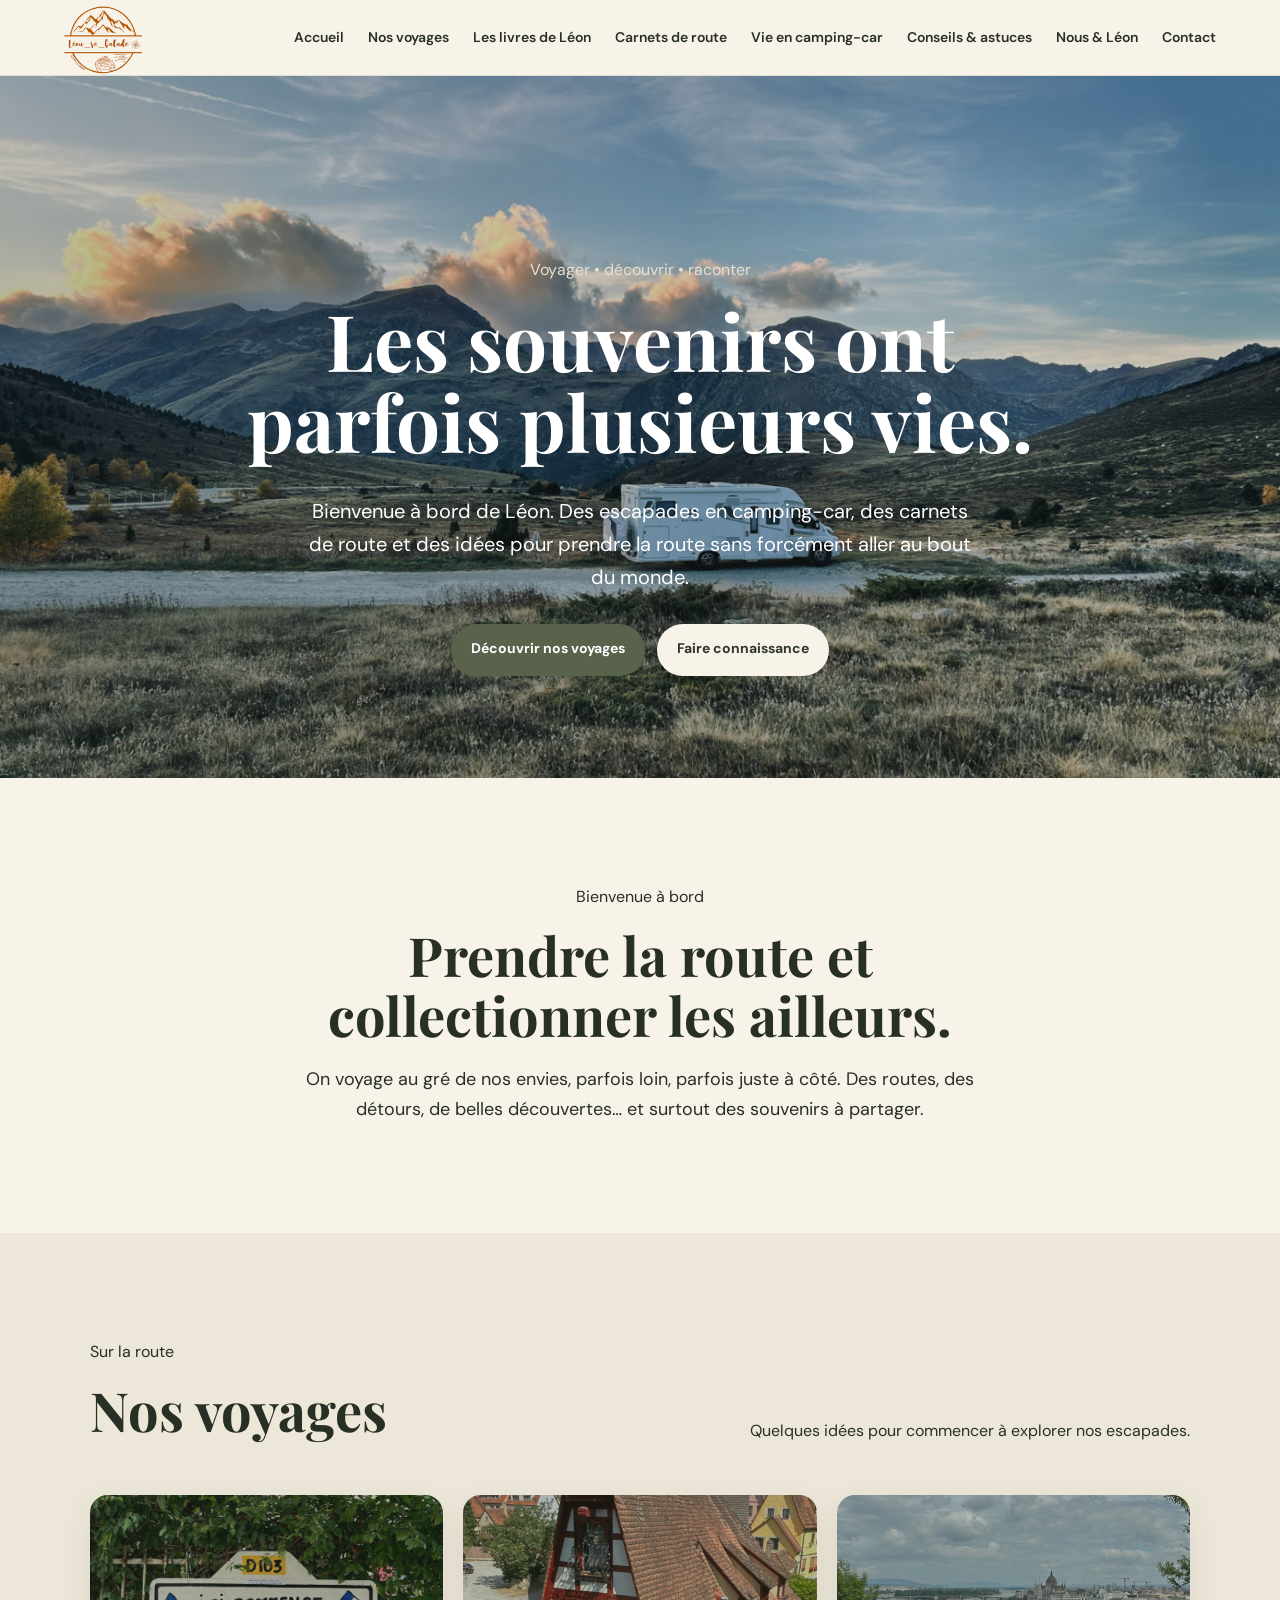
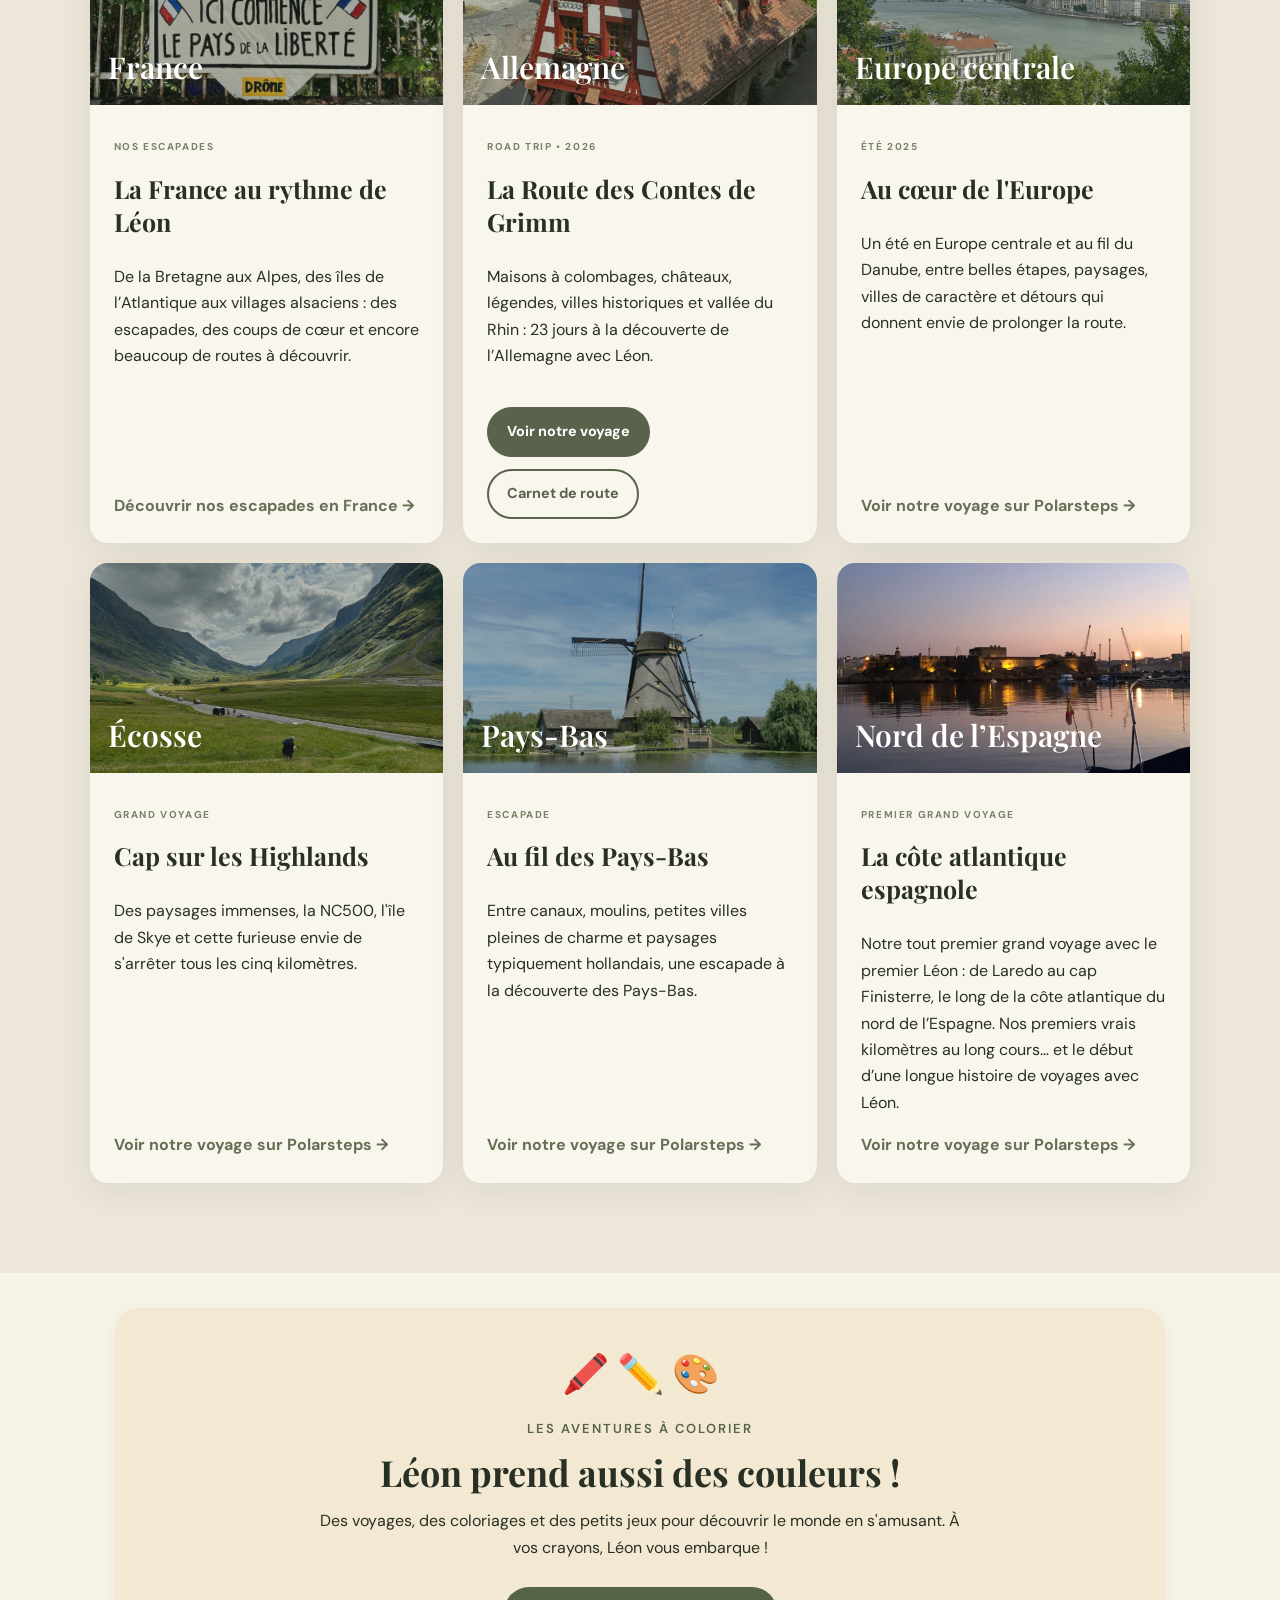
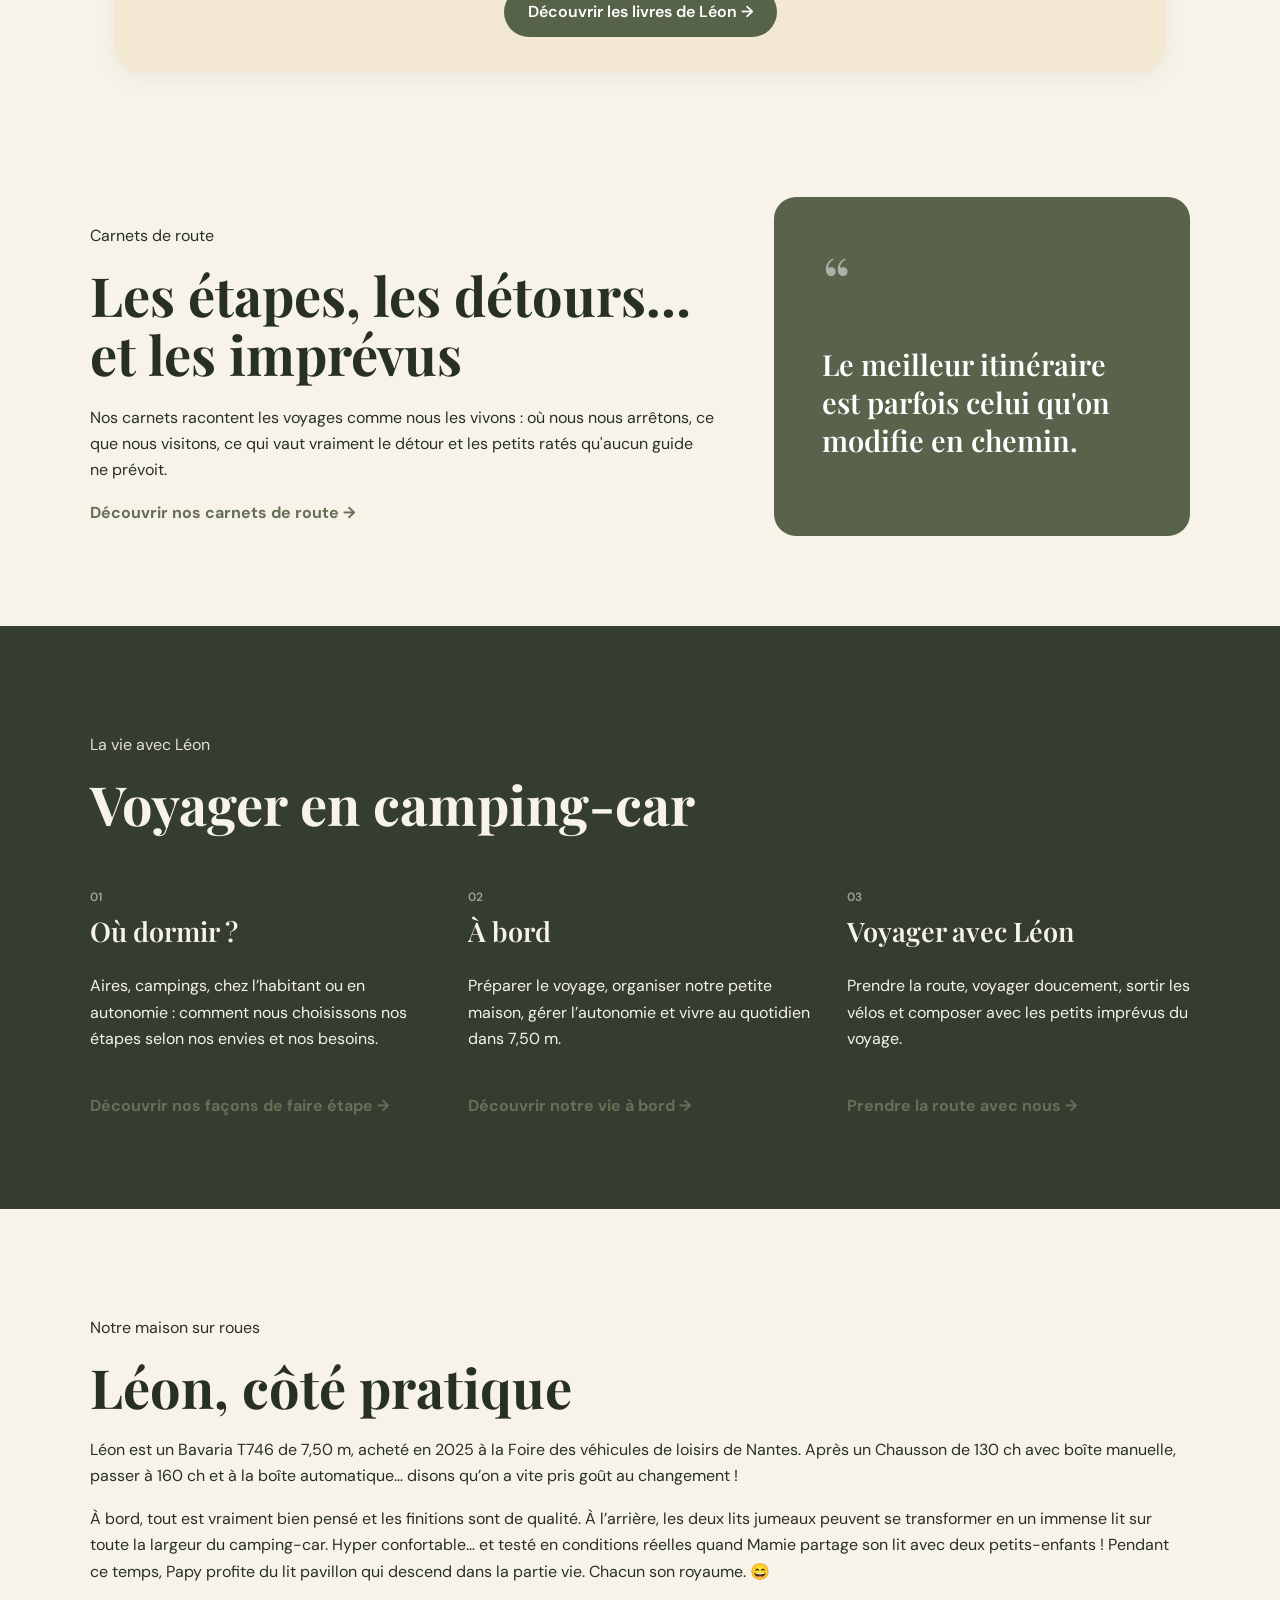
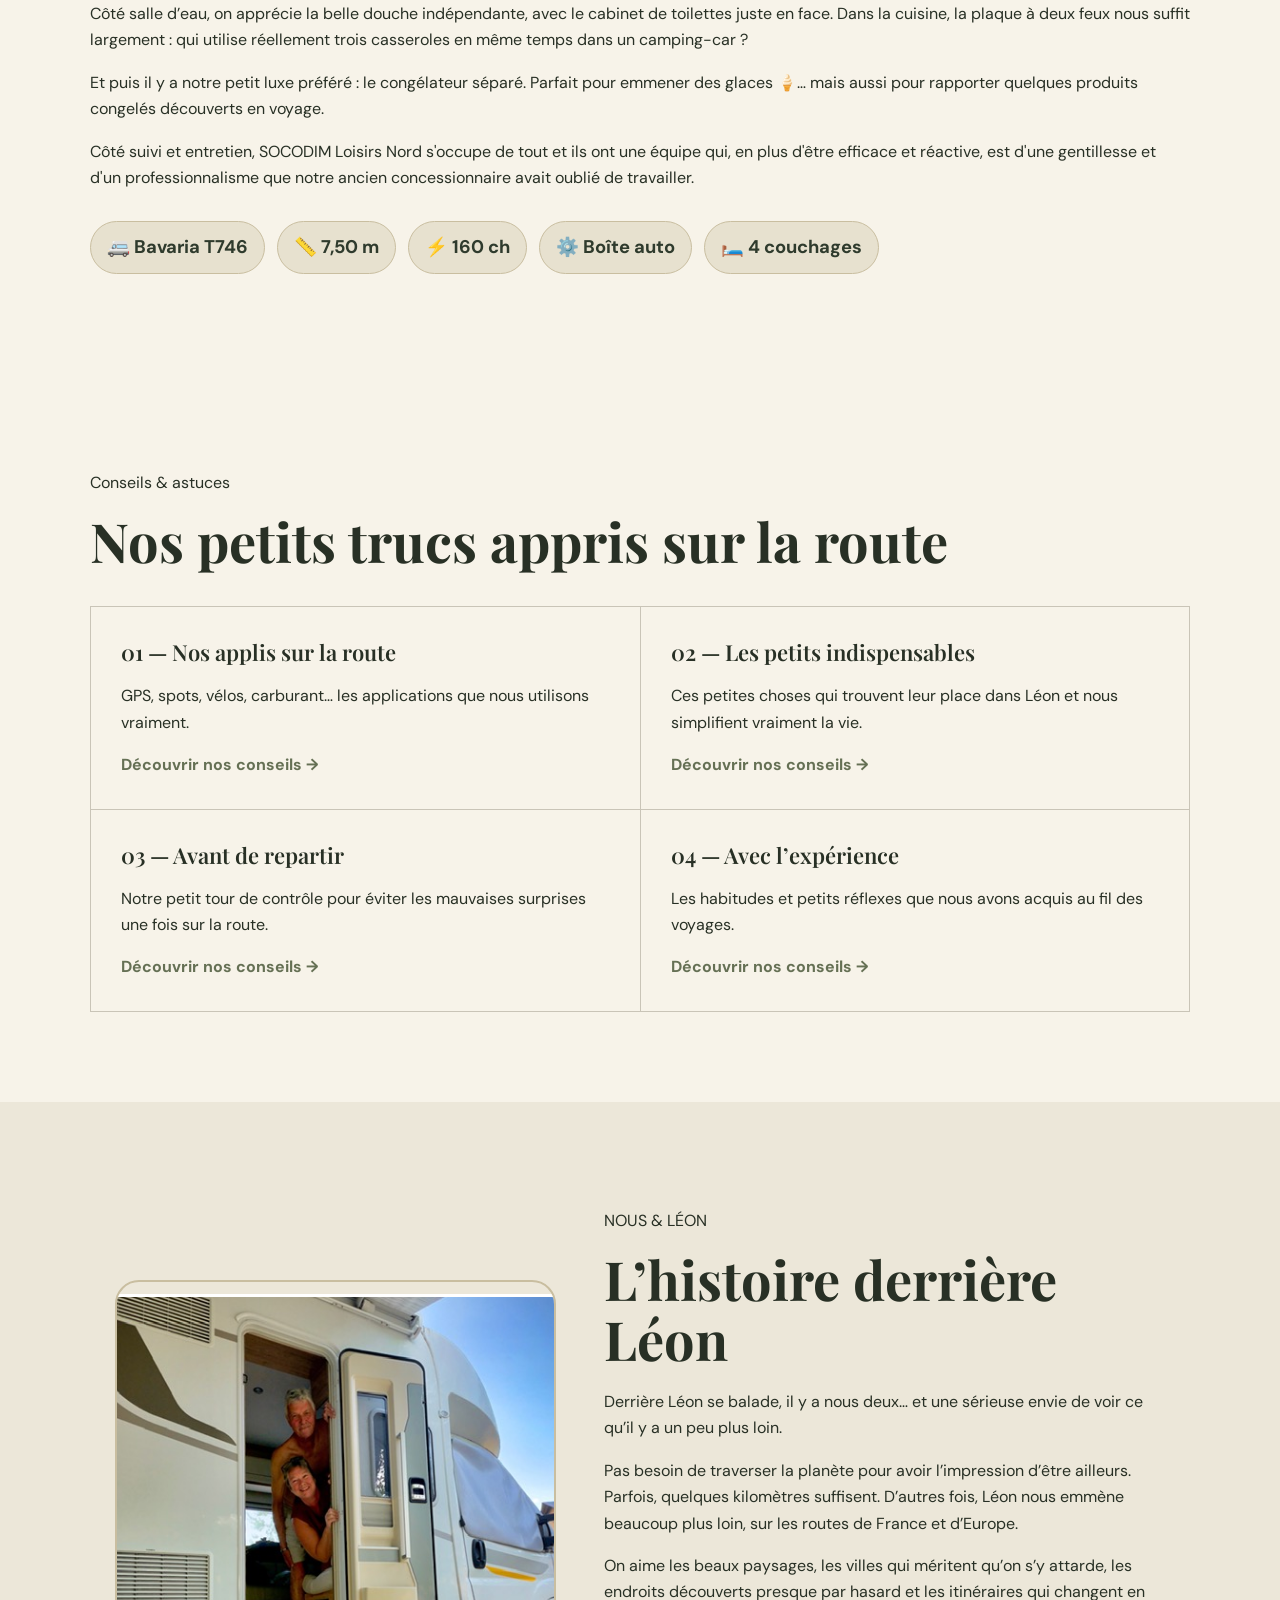
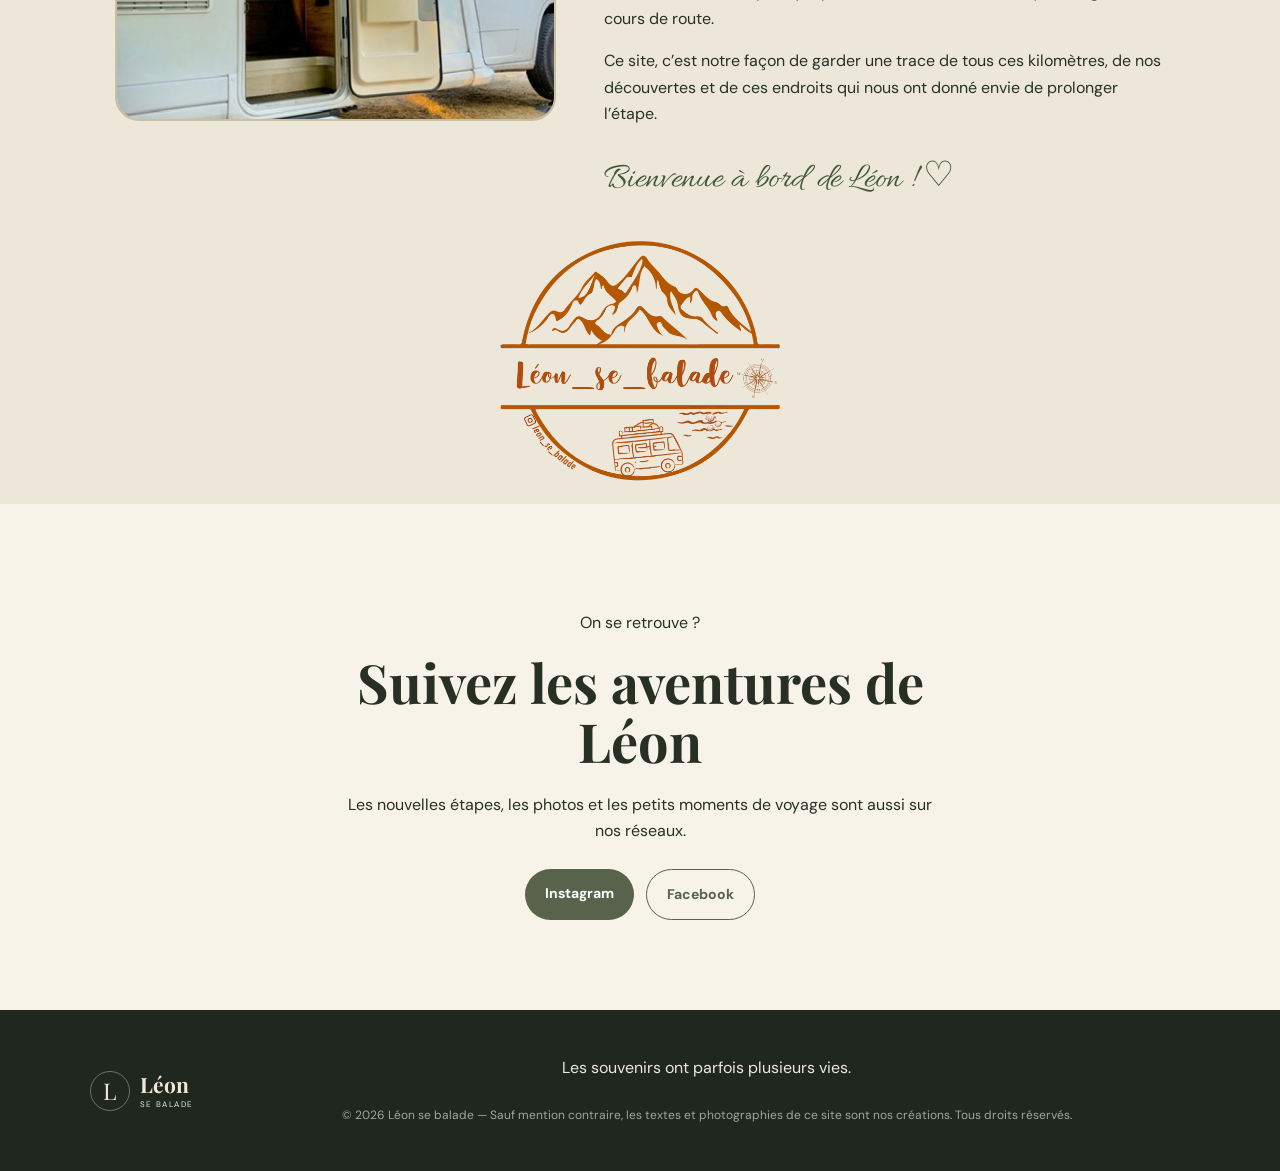
<file: index.html>
<!doctype html>
<html lang="fr">
  <link href="https://fonts.googleapis.com/css2?family=Allura&display=swap" rel="stylesheet">
<head>
   <!-- Validation Google Search Console -->
  <meta name="google-site-verification" content="cc5qqGwgHF6ymQuB1sJJ4nmbNRBTpDFf79IdkUeI0oE" />
  
  <meta charset="utf-8">
  <meta name="viewport" content="width=device-width, initial-scale=1">
  <meta name="description" content="Léon se balade : carnets de route, voyages en camping-car, idées d'escapades et conseils pratiques.">
  <title>Léon se balade | Voyages en camping-car</title>
  <link rel="preconnect" href="https://fonts.googleapis.com">
  <link rel="preconnect" href="https://fonts.gstatic.com" crossorigin>
  <link href="https://fonts.googleapis.com/css2?family=DM+Sans:wght@400;500;600;700&family=Playfair+Display:wght@600;700&display=swap" rel="stylesheet">
  <link rel="stylesheet" href="style.css?v=5">
  <script>function loadScript(a){var b=document.getElementsByTagName("head")[0],c=document.createElement("script");c.type="text/javascript",c.src="https://tracker.metricool.com/resources/be.js",c.onreadystatechange=a,c.onload=a,b.appendChild(c)}loadScript(function(){beTracker.t({hash:"5932058eeef750c6b005a0ea1be40c74"})});</script>
</head>
<body>
  <header class="site-header">
    <a class="brand" href="#accueil" aria-label="Retour à l'accueil">
  <img src="Logo.PNG" alt="Léon se balade" class="site-logo">
</a>
    <button class="menu-toggle" aria-expanded="false" aria-controls="menu">Menu</button>
    <nav id="menu" class="nav" aria-label="Navigation principale">
      <a href="#accueil">Accueil</a>
      <a href="#voyages">Nos voyages</a>
      <a href="livres-coloriage.html">Les livres de Léon</a>
      <a href="#carnets">Carnets de route</a>
      <a href="#camping-car">Vie en camping-car</a>
      <a href="#conseils">Conseils & astuces</a>
      <a href="#apropos">Nous & Léon</a>
      <a href="#contact">Contact</a>
    </nav>
    <div class="language-switcher">
  <button type="button" id="lang-fr" class="lang-active">FR</button>
  <span>|</span>
  <button type="button" id="lang-en">EN</button>
</div>
  </header>

  <main>
    <section id="accueil" class="hero">
      <div class="hero-overlay"></div>
      <div class="hero-content">
      <p class="eyebrow" data-i18n="hero-eyebrow">Voyager • découvrir • raconter</p>
<h1 data-i18n="hero-title">Les souvenirs ont parfois plusieurs vies.</h1>
       <p class="hero-text" data-i18n="hero-text">Bienvenue à bord de Léon. Des escapades en camping-car, des carnets de route et des idées pour prendre la route sans forcément aller au bout du monde.</p>
        <div class="actions">
         <a class="btn btn-primary" href="#voyages" data-i18n="hero-travels">Découvrir nos voyages</a>
<a class="btn btn-light" href="#apropos" data-i18n="hero-meet">Faire connaissance</a>
        </div>
      </div>
    </section>

    <section class="intro section">
      <p class="eyebrow">Bienvenue à bord</p>
      <h2>Prendre la route et collectionner les ailleurs.</h2>
      <p>On voyage au gré de nos envies, parfois loin, parfois juste à côté. Des routes, des détours, de belles découvertes… et surtout des souvenirs à partager.</p>
    </section>

    <section id="voyages" class="section section-tint">
      <div class="section-heading">
        <div><p class="eyebrow">Sur la route</p><h2>Nos voyages</h2></div>
        <p>Quelques idées pour commencer à explorer nos escapades.</p>
      </div>
      <div class="cards">
                <article class="card card-france">
          <div class="card-photo"><span>France</span></div>
          <div class="card-body">
            <p class="tag">Nos escapades</p>
            <h3>La France au rythme de Léon</h3>
            <p>
              De la Bretagne aux Alpes, des îles de l’Atlantique aux villages
              alsaciens : des escapades, des coups de cœur et encore beaucoup
              de routes à découvrir.
            </p>
            <a href="france.html">Découvrir nos escapades en France →</a>
          </div>
        </article>
        <article class="card card-germany">
         <div class="card-photo"><span>Allemagne</span></div>

<div class="card-body">
  <p class="tag">Road trip • 2026</p>

  <h3>La Route des Contes de Grimm</h3>

  <p>
    Maisons à colombages, châteaux, légendes, villes historiques
    et vallée du Rhin : 23 jours à la découverte de l’Allemagne avec Léon.
  </p>

  <div class="voyage-card-actions">
    <a class="voyage-button"
       href="voyage-allemagne-2026.html">
      Voir notre voyage
    </a>

    <a class="voyage-button voyage-button-outline"
       href="carnet-allemagne-2026.html">
      Carnet de route
    </a>
  </div>
</div>
        </article>
        <article class="card card-danube">
  <div class="card-photo"><span>Europe centrale</span></span></div>
  <div class="card-body">
    <p class="tag">Été 2025</p>
    <h3>Au cœur de l'Europe</h3>
    <p>Un été en Europe centrale et au fil du Danube, entre belles étapes, paysages, villes de caractère et détours qui donnent envie de prolonger la route.</p>
    <a href="https://www.polarsteps.com/Guezeon/16884995-ete-25-la-vallee-du-danube?referral=true" target="_blank" rel="noopener">Voir notre voyage sur Polarsteps →</a>
  </div>
</article>
        <article class="card card-scotland">
          <div class="card-photo"><span>Écosse</span></div>
          <div class="card-body">
            <p class="tag">Grand voyage</p>
            <h3>Cap sur les Highlands</h3>
            <p>Des paysages immenses, la NC500, l'île de Skye et cette furieuse envie de s'arrêter tous les cinq kilomètres.</p>
            <a href="https://www.polarsteps.com/Guezeon/3886615-a-travers-l-ecosse?referral=true" target="_blank" rel="noopener">Voir notre voyage sur Polarsteps →</a>
          </div>
        </article>
        <article class="card card-netherlands">
  <div class="card-photo"><span>Pays-Bas</span></div>
  <div class="card-body">
    <p class="tag">Escapade</p>
    <h3>Au fil des Pays-Bas</h3>
    <p>Entre canaux, moulins, petites villes pleines de charme et paysages typiquement hollandais, une escapade à la découverte des Pays-Bas.</p>
    <a href="https://www.polarsteps.com/Guezeon/3889398-entre-pays-flamand-et-wallonie" target="_blank" rel="noopener">Voir notre voyage sur Polarsteps →</a>
  </div>
</article>
        <article class="card card-spain">
  <div class="card-photo"><span>Nord de l’Espagne</span></div>
  <div class="card-body">
    <p class="tag">Premier grand voyage</p>
    <h3>La côte atlantique espagnole</h3>
    <p>Notre tout premier grand voyage avec le premier Léon : de Laredo au cap Finisterre, le long de la côte atlantique du nord de l’Espagne. Nos premiers vrais kilomètres au long cours… et le début d’une longue histoire de voyages avec Léon.</p>
    <a href="https://www.polarsteps.com/Guezeon/3855705-la-cote-atlantique-de-l-espagne-2019" target="_blank" rel="noopener">Voir notre voyage sur Polarsteps →</a>
  </div>
</article>
 
      </div>
    </section>

   
<section id="livres" class="section" style="padding:35px 20px;">
  <div style="max-width:1050px; margin:auto; background:#f3e8d2;
              border-radius:24px; padding:35px 25px;
              text-align:center; box-shadow:0 6px 22px #0000000d;">

    <div style="font-size:38px; margin-bottom:8px;">
      🖍️ ✏️ 🎨
    </div>

    <p style="color:#566348; font-size:13px;
              letter-spacing:2px; font-weight:600;">
      LES AVENTURES À COLORIER
    </p>

    <h2 style="font-size:clamp(25px,3vw,36px);
               margin:12px 0 15px;">
      Léon prend aussi des couleurs !
    </h2>

    <p style="max-width:650px; margin:0 auto 25px;
              line-height:1.7;">
      Des voyages, des coloriages et des petits jeux
      pour découvrir le monde en s'amusant.
      À vos crayons, Léon vous embarque !
    </p>

    <a href="livres-coloriage.html"
       style="display:inline-block; background:#566348;
              color:white; padding:12px 24px;
              border-radius:30px; text-decoration:none;
              font-weight:600;">
      Découvrir les livres de Léon →
    </a>

  </div>
</section>


    <section id="carnets" class="section">
      <div class="split">
        <div>
          <p class="eyebrow">Carnets de route</p>
          <h2>Les étapes, les détours… et les imprévus</h2>
          <p>Nos carnets racontent les voyages comme nous les vivons : où nous nous arrêtons, ce que nous visitons, ce qui vaut vraiment le détour et les petits ratés qu'aucun guide ne prévoit.</p>
          <a class="text-link" href="carnets.html">Découvrir nos carnets de route →</a>
        </div>
        <div class="quote-card">
          <span>“</span>
          <p>Le meilleur itinéraire est parfois celui qu'on modifie en chemin.</p>
        </div>
      </div>
    </section>

    <section id="camping-car" class="section section-dark">
      <div class="section-heading">
        <div><p class="eyebrow">La vie avec Léon</p><h2>Voyager en camping-car</h2></div>
      </div>
      <div class="features">
        <article>
  <span>01</span>
  <h3><a href="ou-dormir.html">Où dormir ?</a></h3>
  <p>Aires, campings, chez l’habitant ou en autonomie : comment nous choisissons nos étapes selon nos envies et nos besoins.</p>
  <a class="text-link" href="ou-dormir.html">Découvrir nos façons de faire étape →</a>
</article>
        <article>
  <span>02</span>
  <h3><a href="a-bord.html">À bord</a></h3>
  <p>Préparer le voyage, organiser notre petite maison, gérer l’autonomie et vivre au quotidien dans 7,50 m.</p>
  <a class="text-link" href="a-bord.html">Découvrir notre vie à bord →</a>
</article>
        <article>
  <span>03</span>
  <h3><a href="voyager-avec-leon.html">Voyager avec Léon</a></h3>
  <p>Prendre la route, voyager doucement, sortir les vélos et composer avec les petits imprévus du voyage.</p>
  <a class="text-link" href="voyager-avec-leon.html">Prendre la route avec nous →</a>
</article>
      </div>
    </section>
<section class="section leon-home">
  <div class="leon-home-grid">

    <div class="leon-home-text">
      <p class="eyebrow">Notre maison sur roues</p>
      <h2>Léon, côté pratique</h2>

      <p>Léon est un Bavaria T746 de 7,50 m, acheté en 2025 à la Foire des véhicules de loisirs de Nantes. Après un Chausson de 130 ch avec boîte manuelle, passer à 160 ch et à la boîte automatique… disons qu’on a vite pris goût au changement !</p>

      <p>À bord, tout est vraiment bien pensé et les finitions sont de qualité. À l’arrière, les deux lits jumeaux peuvent se transformer en un immense lit sur toute la largeur du camping-car. Hyper confortable… et testé en conditions réelles quand Mamie partage son lit avec deux petits-enfants ! Pendant ce temps, Papy profite du lit pavillon qui descend dans la partie vie. Chacun son royaume. 😄</p>

      <p>Côté salle d’eau, on apprécie la belle douche indépendante, avec le cabinet de toilettes juste en face. Dans la cuisine, la plaque à deux feux nous suffit largement : qui utilise réellement trois casseroles en même temps dans un camping-car ?</p>

      <p>Et puis il y a notre petit luxe préféré : le congélateur séparé. Parfait pour emmener des glaces 🍦… mais aussi pour rapporter quelques produits congelés découverts en voyage.</p>

      <p>Côté suivi et entretien, SOCODIM Loisirs Nord s'occupe de tout et ils ont une équipe qui, en plus d'être efficace et réactive, est d'une gentillesse et d'un professionnalisme que notre ancien concessionnaire avait oublié de travailler.</p>

      <div class="leon-specs">
  <span>🚐 Bavaria T746</span>
  <span>📏 7,50 m</span>
  <span>⚡ 160 ch</span>
  <span>⚙️ Boîte auto</span>
  <span>🛏️ 4 couchages</span>
</div>

  </div>
</section>
    

    <section id="conseils" class="section">
  <p class="eyebrow">Conseils & astuces</p>
  <h2>Nos petits trucs appris sur la route</h2>

  <div class="tips">

    <article>
      <strong>
        <a href="conseils-astuces.html#applis">01 — Nos applis sur la route</a>
      </strong>
      <p>
        GPS, spots, vélos, carburant… les applications que nous utilisons vraiment.
      </p>
      <a class="text-link" href="conseils-astuces.html#applis">
        Découvrir nos conseils →
      </a>
    </article>

    <article>
      <strong>
        <a href="conseils-astuces.html#indispensables">02 — Les petits indispensables</a>
      </strong>
      <p>
        Ces petites choses qui trouvent leur place dans Léon et nous simplifient vraiment la vie.
      </p>
      <a class="text-link" href="conseils-astuces.html#indispensables">
        Découvrir nos conseils →
      </a>
    </article>

    <article>
      <strong>
        <a href="conseils-astuces.html#avant-repartir">03 — Avant de repartir</a>
      </strong>
      <p>
        Notre petit tour de contrôle pour éviter les mauvaises surprises une fois sur la route.
      </p>
      <a class="text-link" href="conseils-astuces.html#avant-repartir">
        Découvrir nos conseils →
      </a>
    </article>

    <article>
      <strong>
        <a href="conseils-astuces.html#experience">04 — Avec l’expérience</a>
      </strong>
      <p>
        Les habitudes et petits réflexes que nous avons acquis au fil des voyages.
      </p>
      <a class="text-link" href="conseils-astuces.html#experience">
        Découvrir nos conseils →
      </a>
    </article>

  </div>
</section>

    <section id="apropos" class="section section-tint">
      <div class="about">
<div class="leon-illustration">
  <img src="Apropos2.jpg" alt="Léon, notre camping-car">
</div>
        <div>
          <p class="eyebrow">NOUS & LÉON</p>
<h2>L’histoire derrière Léon</h2>
<p>Derrière Léon se balade, il y a nous deux… et une sérieuse envie de voir ce qu’il y a un peu plus loin.</p>
<p>Pas besoin de traverser la planète pour avoir l’impression d’être ailleurs. Parfois, quelques kilomètres suffisent. D’autres fois, Léon nous emmène beaucoup plus loin, sur les routes de France et d’Europe.</p>
<p>On aime les beaux paysages, les villes qui méritent qu’on s’y attarde, les endroits découverts presque par hasard et les itinéraires qui changent en cours de route.</p>
<p>Ce site, c’est notre façon de garder une trace de tous ces kilomètres, de nos découvertes et de ces endroits qui nous ont donné envie de prolonger l’étape.</p>
          <p class="signature">Bienvenue à bord de Léon !  ♡</p>
        </div>
      </div>
      <div class="about-logo">
  <img src="Logo.PNG" alt="Logo Léon se balade">
</div>
    </section>

    <section id="contact" class="section social">
      <p class="eyebrow">On se retrouve ?</p>
      <h2>Suivez les aventures de Léon</h2>
      <p>Les nouvelles étapes, les photos et les petits moments de voyage sont aussi sur nos réseaux.</p>
      <div class="actions center">
        <a class="btn btn-primary" href="https://www.instagram.com/leon_se_balade" target="_blank" rel="noopener">Instagram</a>
        <a class="btn btn-outline" href="https://www.facebook.com/share/186YTNaUfZ/?mibextid=wwXIfr" target="_blank" rel="noopener">Facebook</a>
      </div>
    </section>
  </main>

  <footer>
    <a class="brand footer-brand" href="#accueil"><span class="brand-mark">L</span><span><strong>Léon</strong><small>se balade</small></span></a>
    <div class="footer-text">
  <p>Les souvenirs ont parfois plusieurs vies.</p>
  <p class="copyright">
    © <span id="year"></span> Léon se balade — Sauf mention contraire, les textes et photographies de ce site sont nos créations. Tous droits réservés.
  </p>
</div>
  </footer>

  <script src="script.js"></script>
</body>
</html>
</file>
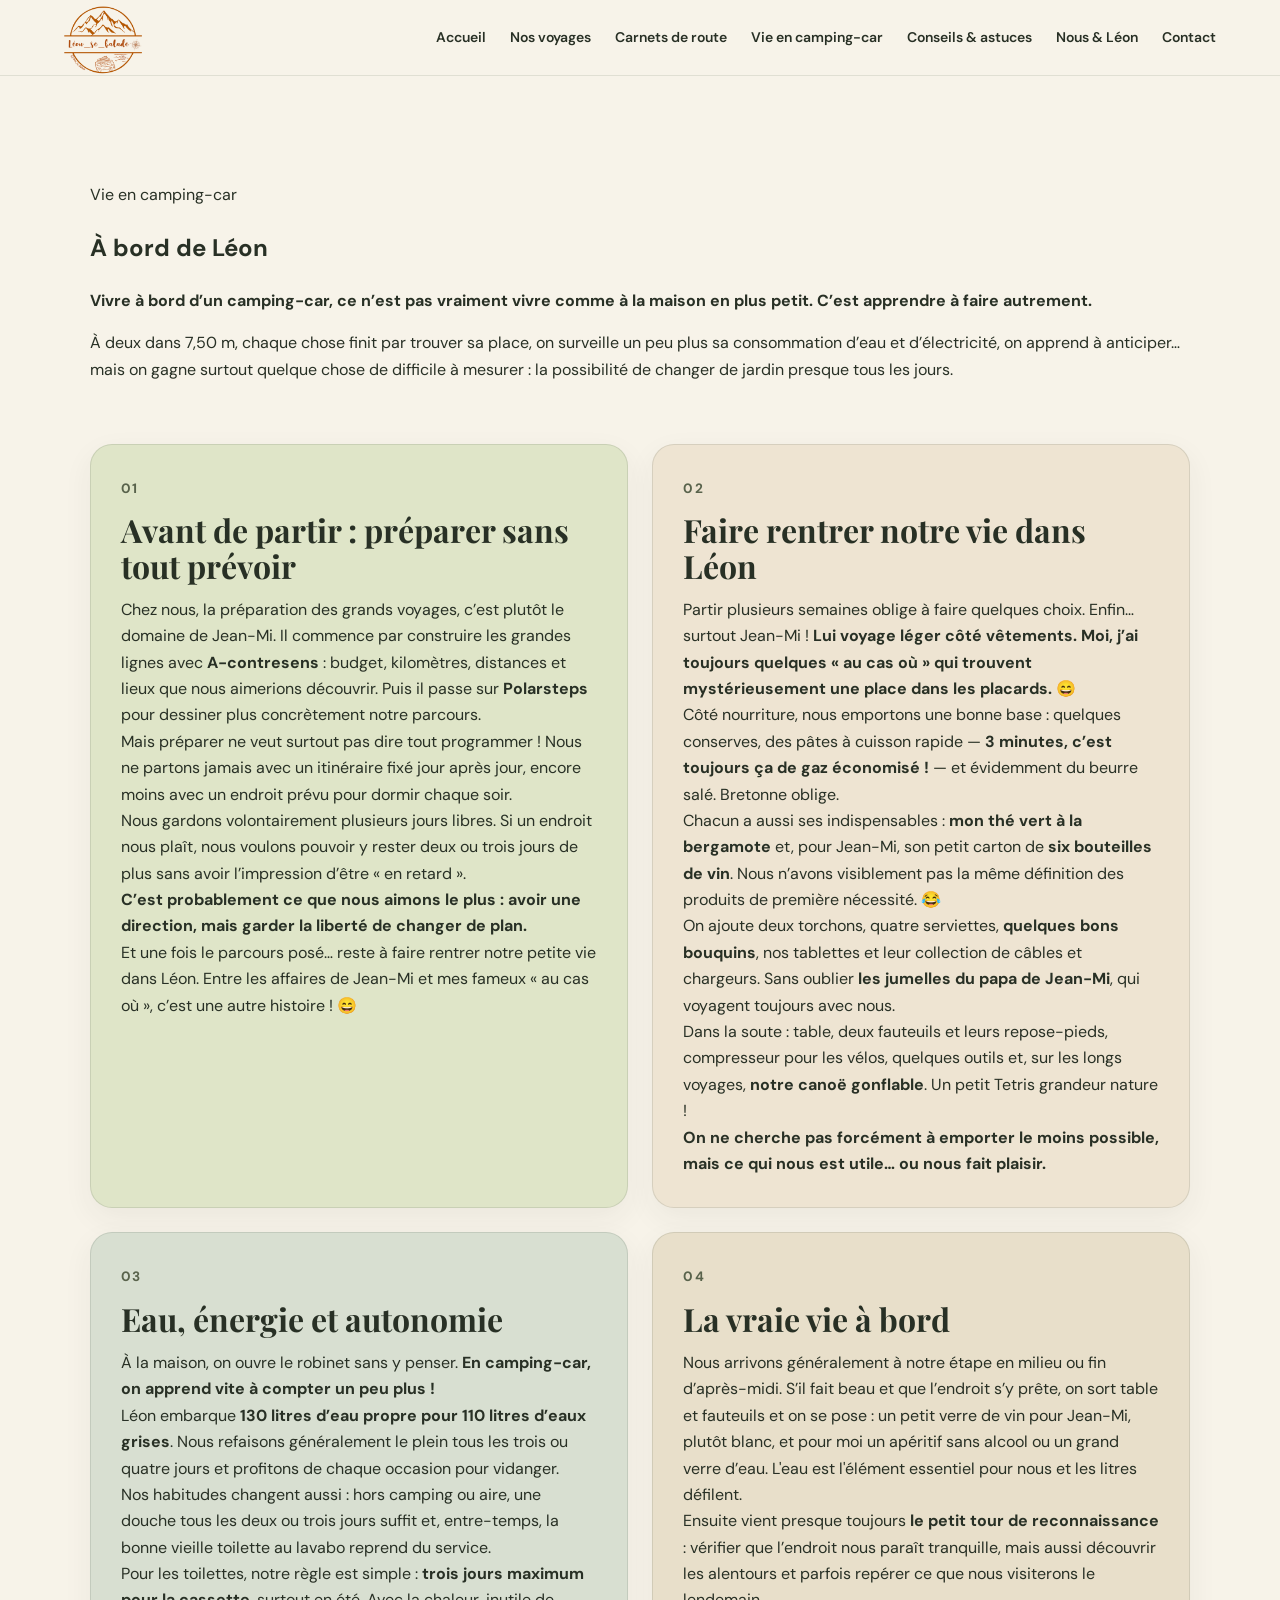
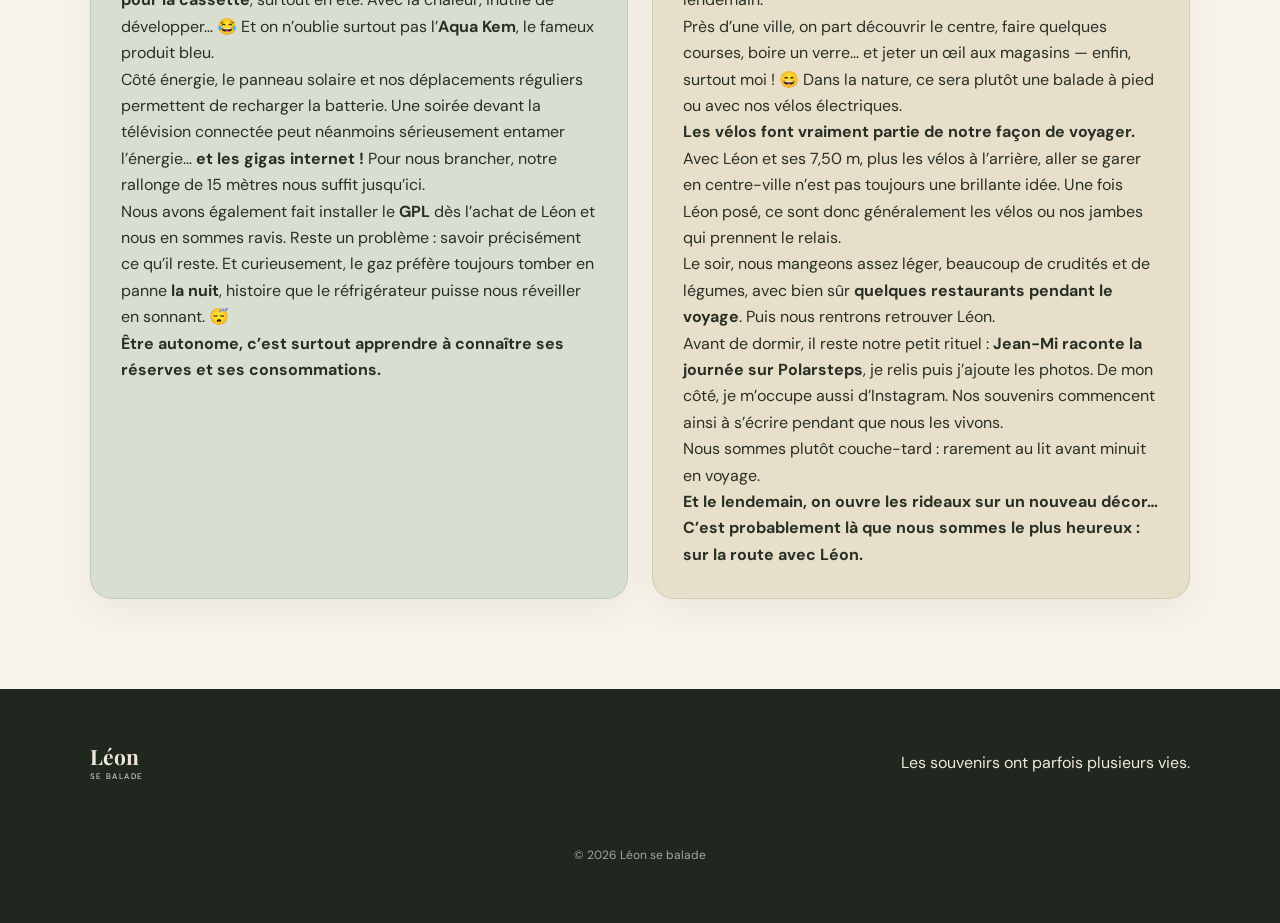
<file: a-bord.html>
<!doctype html>
<html lang="fr">
<head>
  <meta charset="utf-8">
  <meta name="viewport" content="width=device-width, initial-scale=1">
  <meta name="description" content="La vie à bord de Léon : préparation des voyages, organisation, autonomie, équipements et quotidien en camping-car.">
  <title>À bord | Léon se balade</title>

  <link rel="preconnect" href="https://fonts.googleapis.com">
  <link rel="preconnect" href="https://fonts.gstatic.com" crossorigin>
  <link href="https://fonts.googleapis.com/css2?family=Allura&family=DM+Sans:wght@400;500;600;700&family=Playfair+Display:wght@600;700&display=swap" rel="stylesheet">

  <link rel="stylesheet" href="style.css">

  <!-- Suivi des visites Metricool -->
  <script>function loadScript(a){var b=document.getElementsByTagName("head")[0],c=document.createElement("script");c.type="text/javascript",c.src="https://tracker.metricool.com/resources/be.js",c.onreadystatechange=a,c.onload=a,b.appendChild(c)}loadScript(function(){beTracker.t({hash:"5932058eeef750c6b005a0ea1be40c74"})});</script>
</head>

<body>

  <header class="site-header">
    <a class="brand" href="index.html#accueil" aria-label="Retour à l'accueil">
      <img src="Logo.PNG" alt="Léon se balade" class="site-logo">
    </a>

    <button class="menu-toggle" aria-expanded="false" aria-controls="menu">Menu</button>

    <nav id="menu" class="nav" aria-label="Navigation principale">
      <a href="index.html#accueil">Accueil</a>
      <a href="index.html#voyages">Nos voyages</a>
      <a href="index.html#carnets">Carnets de route</a>
      <a href="index.html#camping-car">Vie en camping-car</a>
      <a href="index.html#conseils">Conseils & astuces</a>
      <a href="index.html#apropos">Nous & Léon</a>
      <a href="index.html#contact">Contact</a>
    </nav>

    <div class="language-switcher">
      <button type="button" id="lang-fr" class="lang-active">FR</button>
      <span>|</span>
      <button type="button" id="lang-en">EN</button>
    </div>
  </header>

  <main>

    <section class="section ou-dormir-intro">
      <p class="eyebrow">Vie en camping-car</p>
      <h1>À bord de Léon</h1>

      <div class="ou-dormir-lead">
        <p>
          <strong>Vivre à bord d’un camping-car, ce n’est pas vraiment vivre comme à la maison en plus petit. C’est apprendre à faire autrement.</strong>
        </p>

        <p>
          À deux dans 7,50 m, chaque chose finit par trouver sa place, on surveille un peu plus sa consommation d’eau et d’électricité, on apprend à anticiper… mais on gagne surtout quelque chose de difficile à mesurer : la possibilité de changer de jardin presque tous les jours.
        </p>
      </div>
    </section>

    <section class="section">
      <div class="ou-dormir-grid">

        <article class="ou-dormir-card">
  <span class="ou-dormir-number">01</span>
  <h2>Avant de partir : préparer sans tout prévoir</h2>

  <p>
    Chez nous, la préparation des grands voyages, c’est plutôt le domaine de Jean-Mi.
    Il commence par construire les grandes lignes avec <strong>A-contresens</strong> :
    budget, kilomètres, distances et lieux que nous aimerions découvrir.
    Puis il passe sur <strong>Polarsteps</strong> pour dessiner plus concrètement notre parcours.
  </p>

  <p>
    Mais préparer ne veut surtout pas dire tout programmer !
    Nous ne partons jamais avec un itinéraire fixé jour après jour,
    encore moins avec un endroit prévu pour dormir chaque soir.
  </p>

  <p>
    Nous gardons volontairement plusieurs jours libres.
    Si un endroit nous plaît, nous voulons pouvoir y rester deux ou trois jours de plus
    sans avoir l’impression d’être « en retard ».
  </p>

  <p>
    <strong>C’est probablement ce que nous aimons le plus :
    avoir une direction, mais garder la liberté de changer de plan.</strong>
  </p>

  <p>
    Et une fois le parcours posé… reste à faire rentrer notre petite vie dans Léon.
    Entre les affaires de Jean-Mi et mes fameux « au cas où »,
    c’est une autre histoire ! 😄
  </p>
</article>


<article class="ou-dormir-card">
  <span class="ou-dormir-number">02</span>
  <h2>Faire rentrer notre vie dans Léon</h2>

  <p>
    Partir plusieurs semaines oblige à faire quelques choix.
    Enfin… surtout Jean-Mi !
    <strong>Lui voyage léger côté vêtements. Moi, j’ai toujours quelques « au cas où »
    qui trouvent mystérieusement une place dans les placards.</strong> 😄
  </p>

  <p>
    Côté nourriture, nous emportons une bonne base : quelques conserves,
    des pâtes à cuisson rapide —
    <strong>3 minutes, c’est toujours ça de gaz économisé !</strong> —
    et évidemment du beurre salé. Bretonne oblige.
  </p>

  <p>
    Chacun a aussi ses indispensables :
    <strong>mon thé vert à la bergamote</strong> et, pour Jean-Mi,
    son petit carton de <strong>six bouteilles de vin</strong>.
    Nous n’avons visiblement pas la même définition des produits de première nécessité. 😂
  </p>

  <p>
    On ajoute deux torchons, quatre serviettes,
    <strong>quelques bons bouquins</strong>, nos tablettes et leur collection
    de câbles et chargeurs. Sans oublier
    <strong>les jumelles du papa de Jean-Mi</strong>, qui voyagent toujours avec nous.
  </p>

  <p>
    Dans la soute : table, deux fauteuils et leurs repose-pieds,
    compresseur pour les vélos, quelques outils et, sur les longs voyages,
    <strong>notre canoë gonflable</strong>. Un petit Tetris grandeur nature !
  </p>

  <p>
    <strong>On ne cherche pas forcément à emporter le moins possible,
    mais ce qui nous est utile… ou nous fait plaisir.</strong>
  </p>
</article>


<article class="ou-dormir-card">
  <span class="ou-dormir-number">03</span>
  <h2>Eau, énergie et autonomie</h2>

  <p>
    À la maison, on ouvre le robinet sans y penser.
    <strong>En camping-car, on apprend vite à compter un peu plus !</strong>
  </p>

  <p>
    Léon embarque <strong>130 litres d’eau propre pour 110 litres d’eaux grises</strong>.
    Nous refaisons généralement le plein tous les trois ou quatre jours
    et profitons de chaque occasion pour vidanger.
  </p>

  <p>
    Nos habitudes changent aussi : hors camping ou aire, une douche tous les deux ou trois jours
    suffit et, entre-temps, la bonne vieille toilette au lavabo reprend du service.
  </p>

  <p>
    Pour les toilettes, notre règle est simple :
    <strong>trois jours maximum pour la cassette</strong>, surtout en été.
    Avec la chaleur, inutile de développer… 😂
    Et on n’oublie surtout pas l’<strong>Aqua Kem</strong>, le fameux produit bleu.
  </p>

  <p>
    Côté énergie, le panneau solaire et nos déplacements réguliers permettent
    de recharger la batterie. Une soirée devant la télévision connectée peut néanmoins
    sérieusement entamer l’énergie… <strong>et les gigas internet !</strong>
    Pour nous brancher, notre rallonge de 15 mètres nous suffit jusqu’ici.
  </p>

  <p>
    Nous avons également fait installer le <strong>GPL</strong> dès l’achat de Léon
    et nous en sommes ravis. Reste un problème : savoir précisément ce qu’il reste.
    Et curieusement, le gaz préfère toujours tomber en panne
    <strong>la nuit</strong>, histoire que le réfrigérateur puisse nous réveiller
    en sonnant. 😴
  </p>

  <p>
    <strong>Être autonome, c’est surtout apprendre à connaître ses réserves
    et ses consommations.</strong>
  </p>
</article>


<article class="ou-dormir-card">
  <span class="ou-dormir-number">04</span>
  <h2>La vraie vie à bord</h2>

  <p>
    Nous arrivons généralement à notre étape en milieu ou fin d’après-midi.
    S’il fait beau et que l’endroit s’y prête, on sort table et fauteuils et on se pose :
    un petit verre de vin pour Jean-Mi, plutôt blanc, et pour moi un apéritif sans alcool
    ou un grand verre d’eau. L'eau est l'élément essentiel pour nous et les litres défilent.
  </p>

  <p>
    Ensuite vient presque toujours <strong>le petit tour de reconnaissance</strong> :
    vérifier que l’endroit nous paraît tranquille, mais aussi découvrir les alentours
    et parfois repérer ce que nous visiterons le lendemain.
  </p>

  <p>
    Près d’une ville, on part découvrir le centre, faire quelques courses,
    boire un verre… et jeter un œil aux magasins — enfin, surtout moi ! 😄
    Dans la nature, ce sera plutôt une balade à pied ou avec nos vélos électriques.
  </p>

  <p>
    <strong>Les vélos font vraiment partie de notre façon de voyager.</strong>
    Avec Léon et ses 7,50 m, plus les vélos à l’arrière, aller se garer en centre-ville
    n’est pas toujours une brillante idée. Une fois Léon posé, ce sont donc généralement
    les vélos ou nos jambes qui prennent le relais.
  </p>

  <p>
    Le soir, nous mangeons assez léger, beaucoup de crudités et de légumes,
    avec bien sûr <strong>quelques restaurants pendant le voyage</strong>.
    Puis nous rentrons retrouver Léon.
  </p>

  <p>
    Avant de dormir, il reste notre petit rituel :
    <strong>Jean-Mi raconte la journée sur Polarsteps</strong>,
    je relis puis j’ajoute les photos.
    De mon côté, je m’occupe aussi d’Instagram.
    Nos souvenirs commencent ainsi à s’écrire pendant que nous les vivons.
  </p>

  <p>
    Nous sommes plutôt couche-tard : rarement au lit avant minuit en voyage.
  </p>

  <p>
    <strong>Et le lendemain, on ouvre les rideaux sur un nouveau décor…
    C’est probablement là que nous sommes le plus heureux :
    sur la route avec Léon.</strong>
  </p>
</article>

      </div>
    </section>

  </main>

  <footer>
    <a class="brand footer-brand" href="index.html#accueil">
      <span><strong>Léon</strong><small>se balade</small></span>
    </a>

    <p>Les souvenirs ont parfois plusieurs vies.</p>

    <p class="copyright">
      © <span id="year"></span> Léon se balade
    </p>
  </footer>

  <script src="script.js"></script>

</body>
</html>
</file>
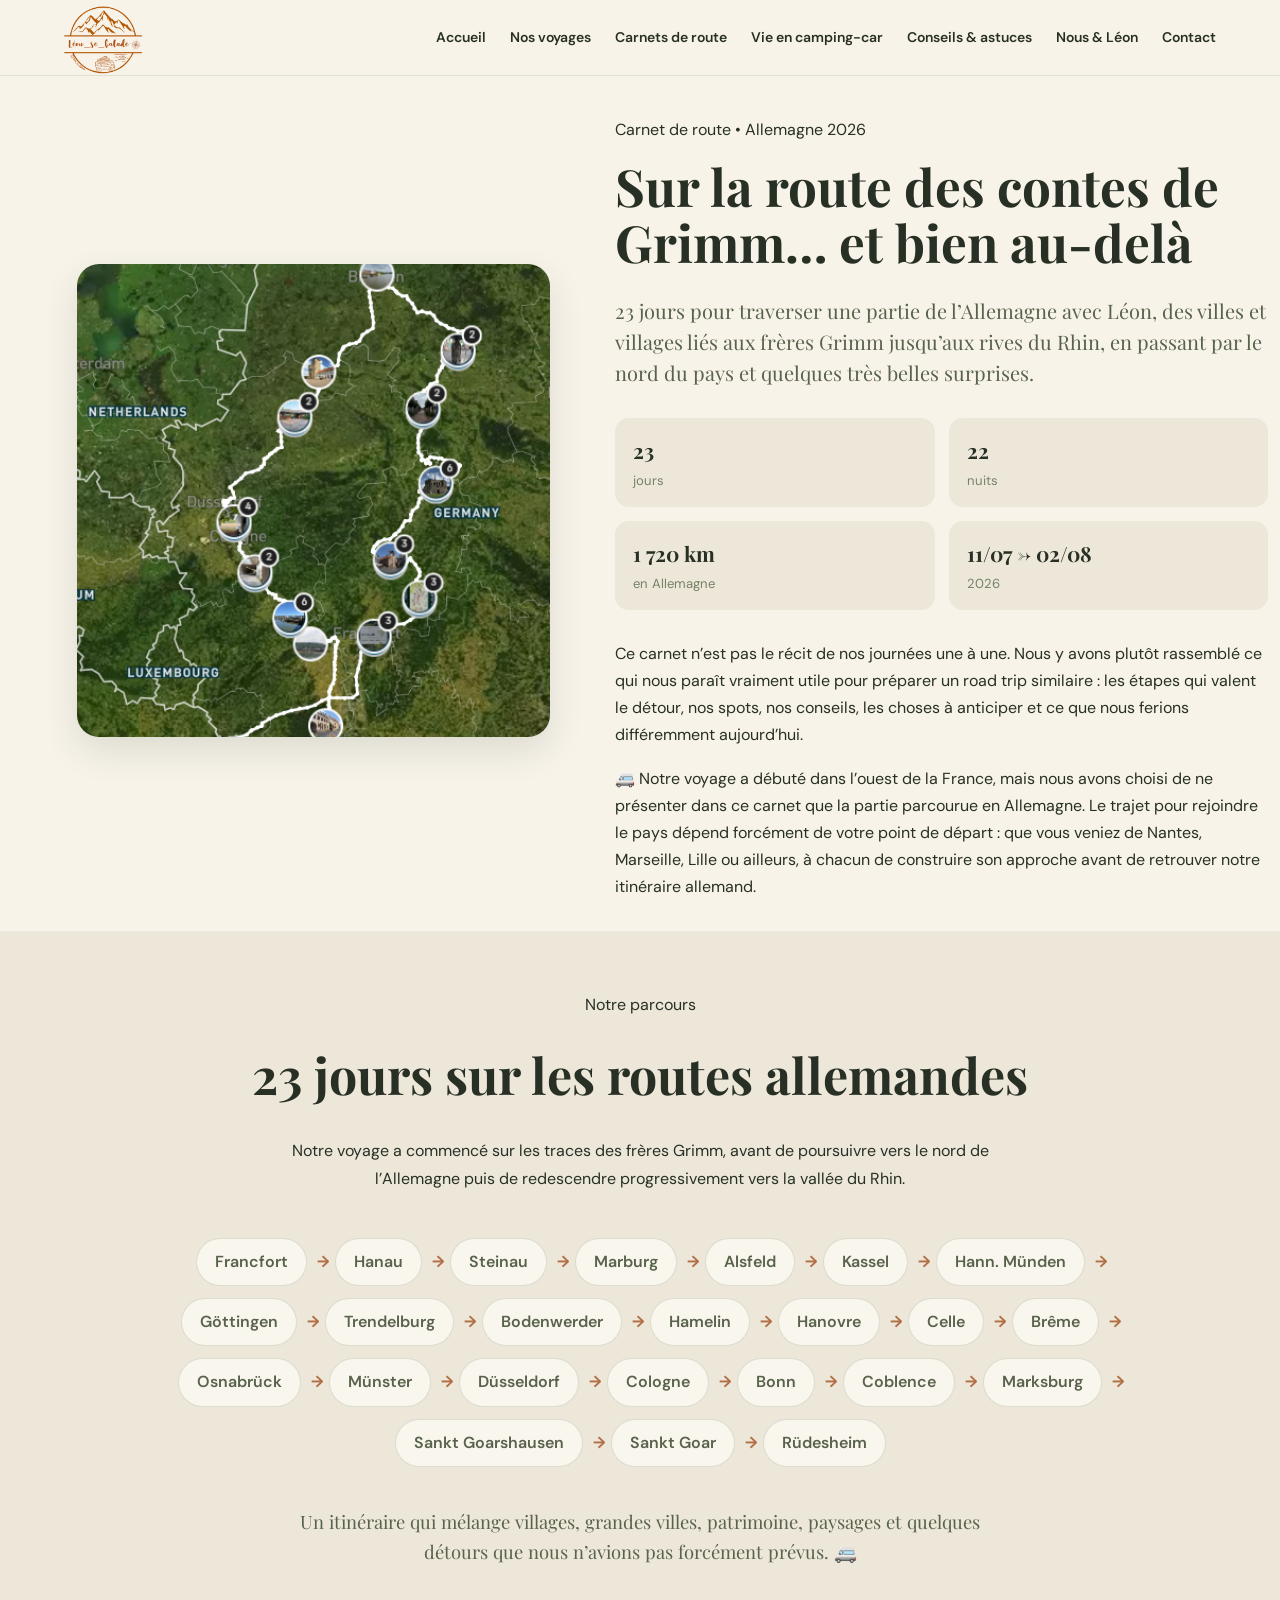
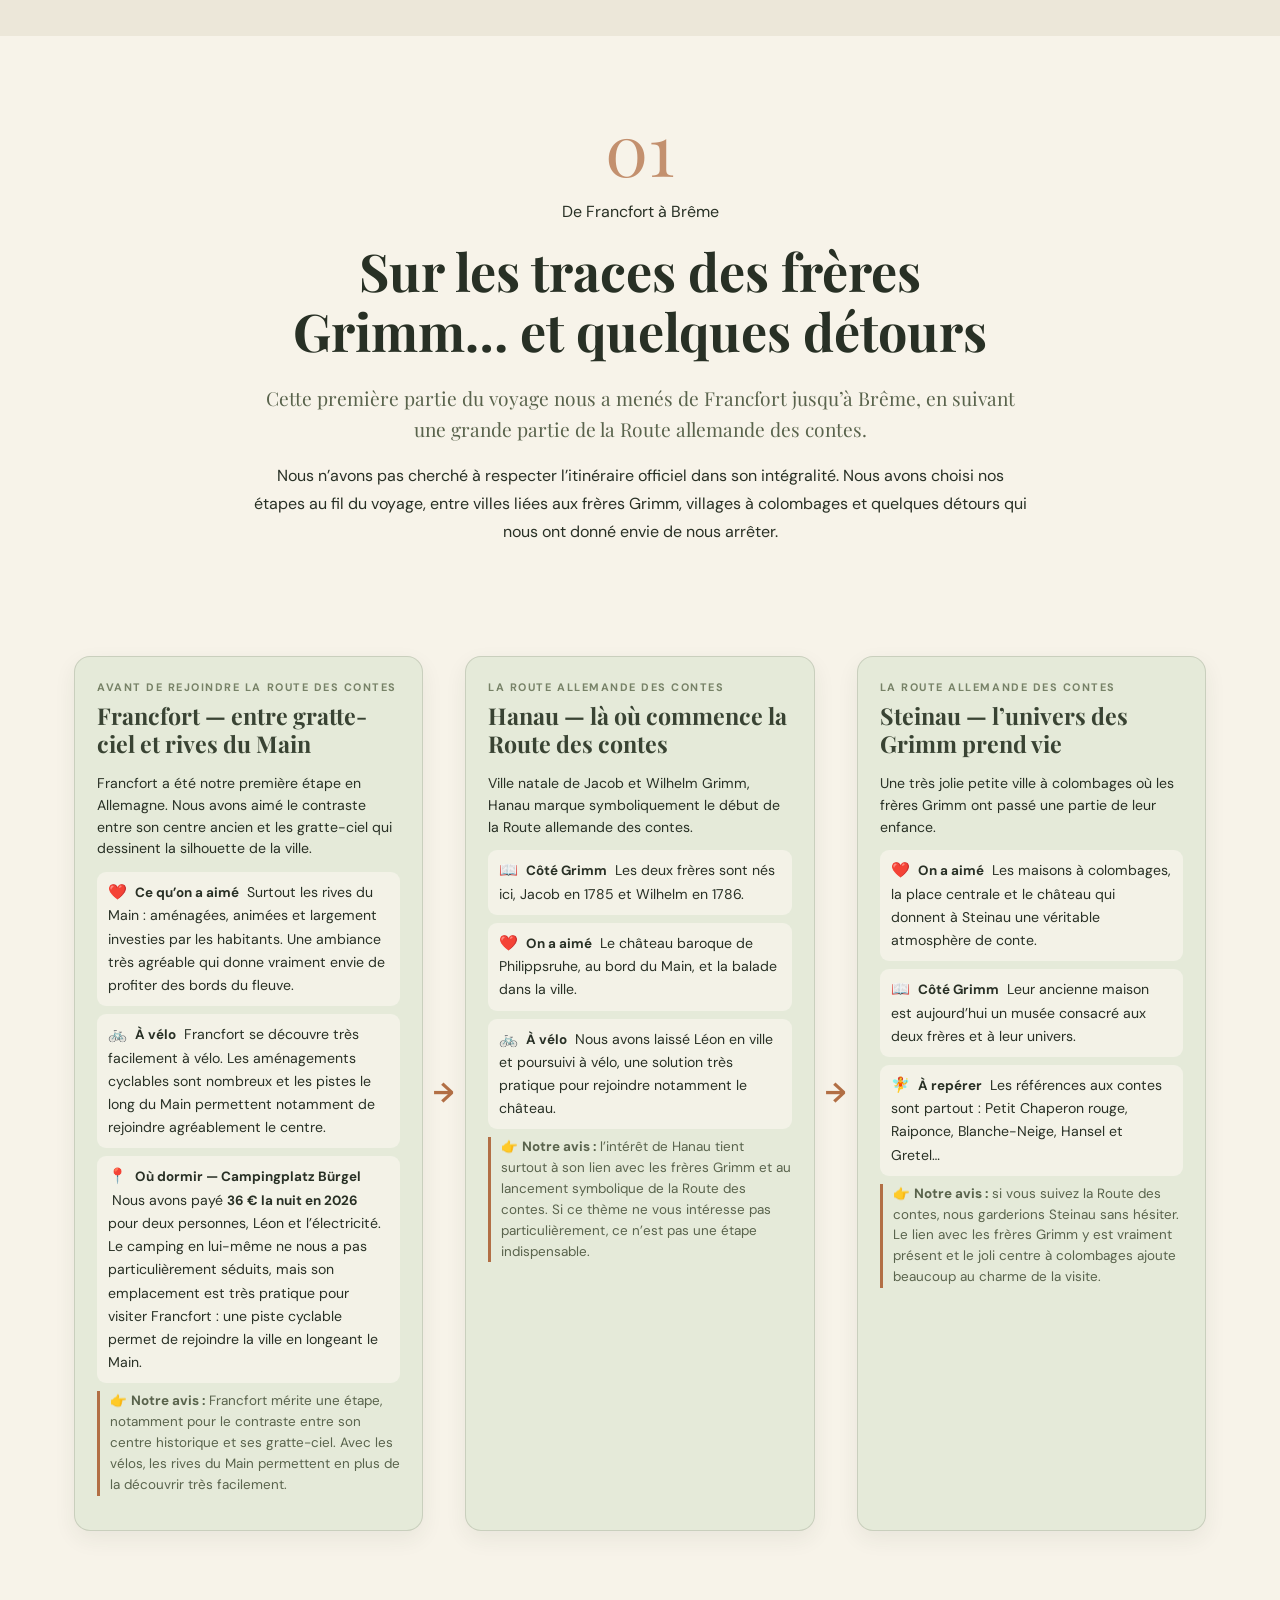
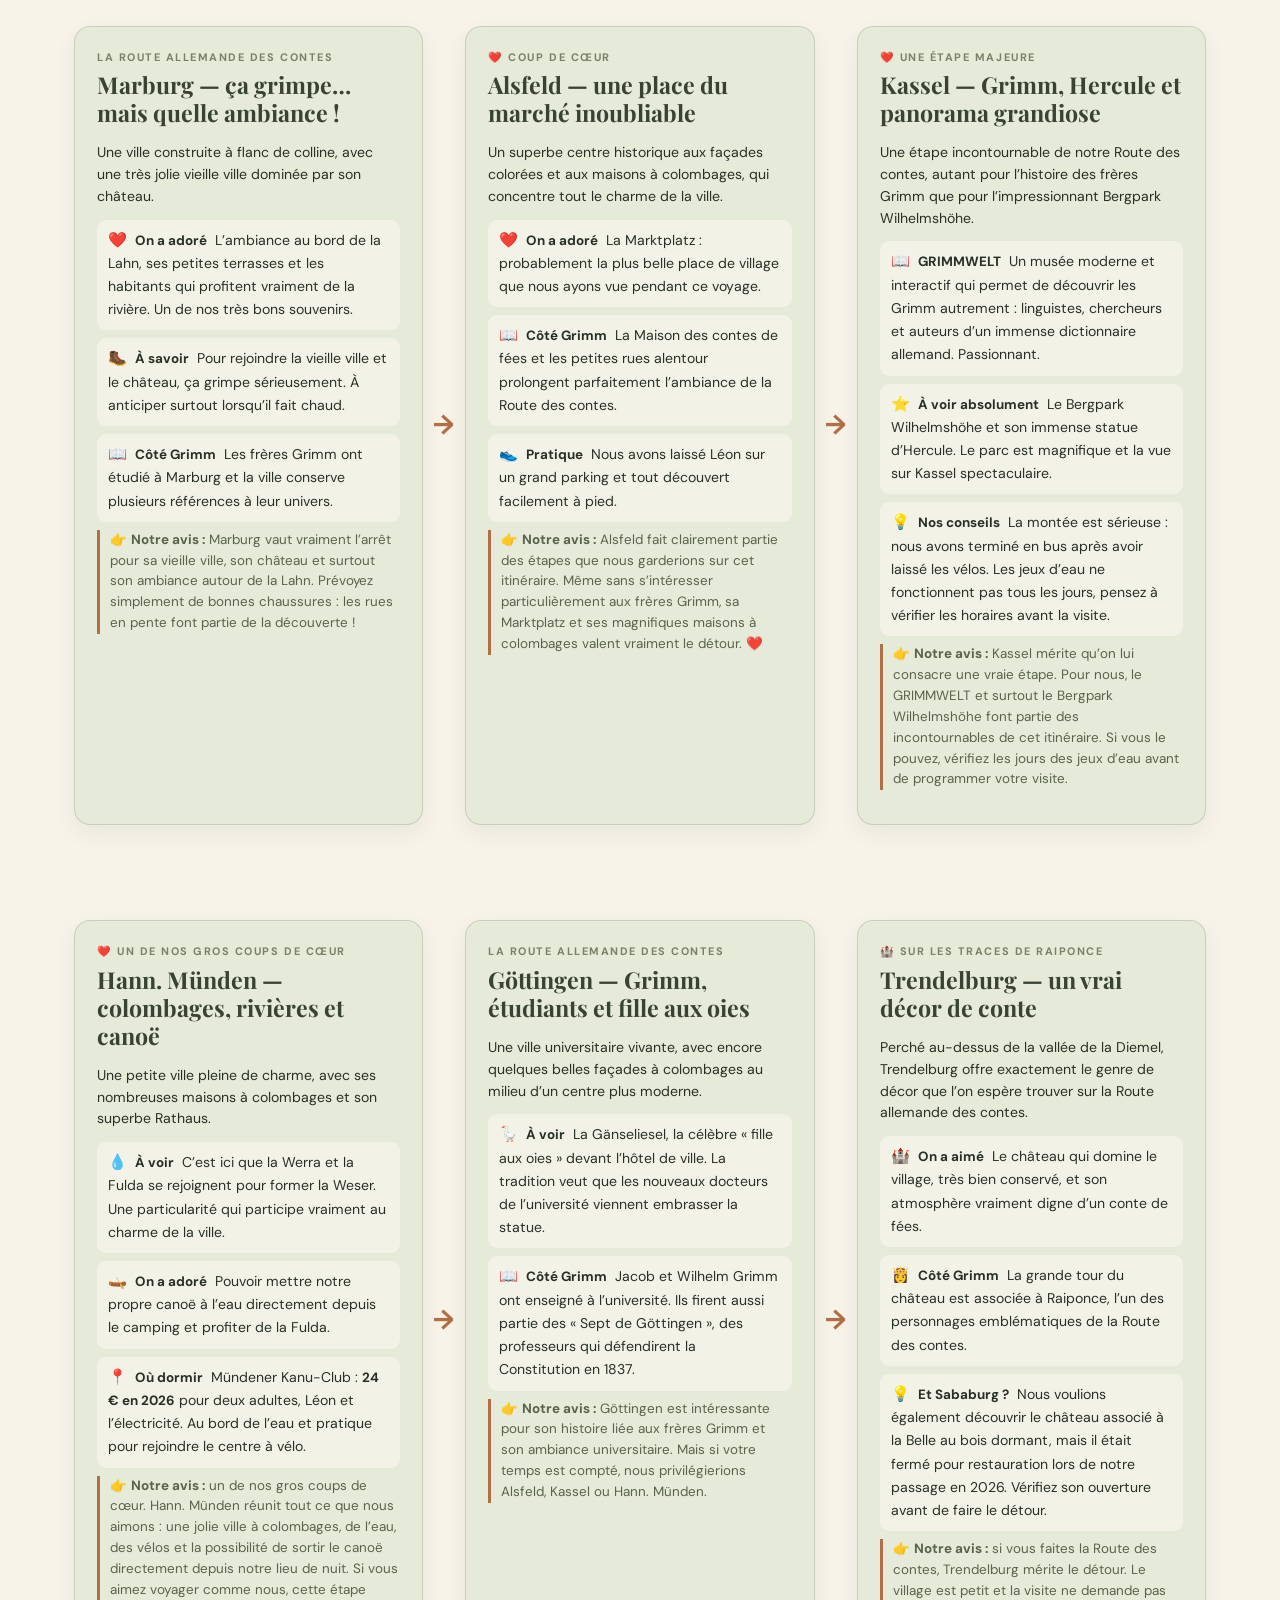
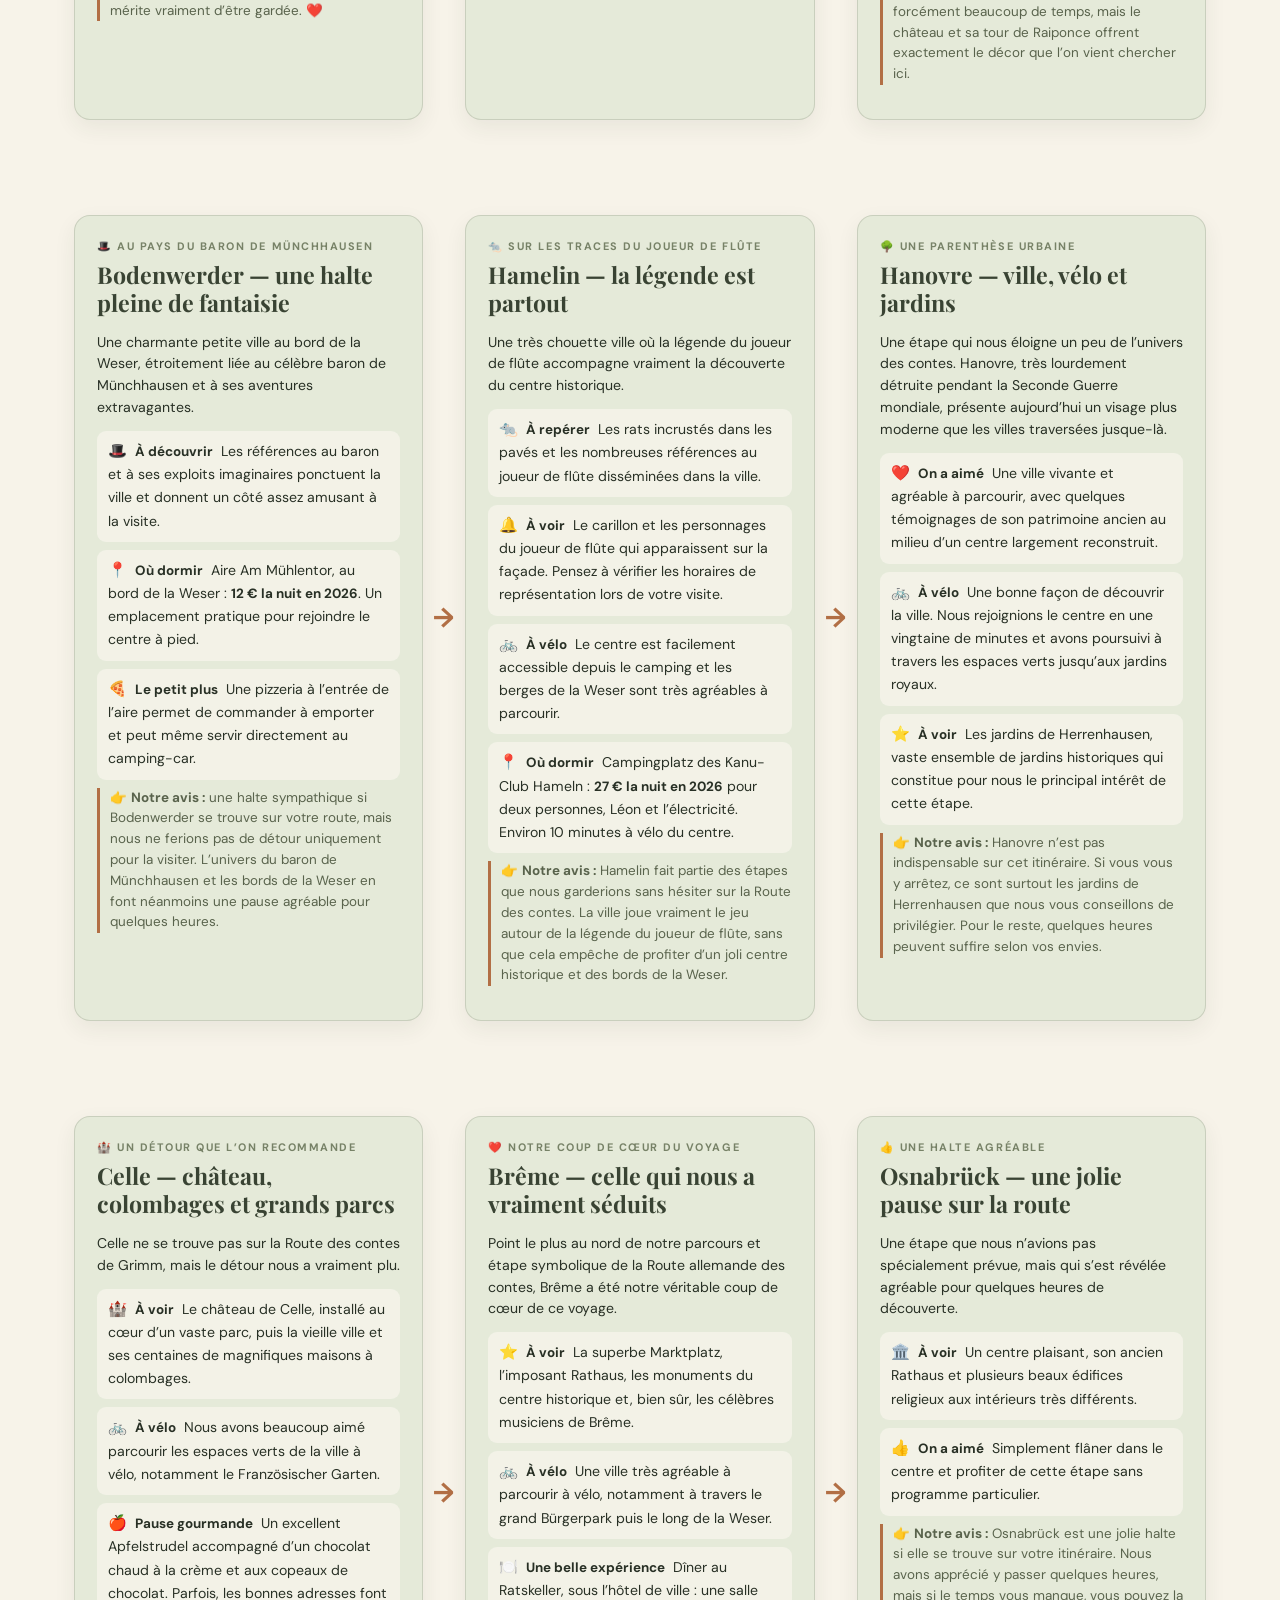
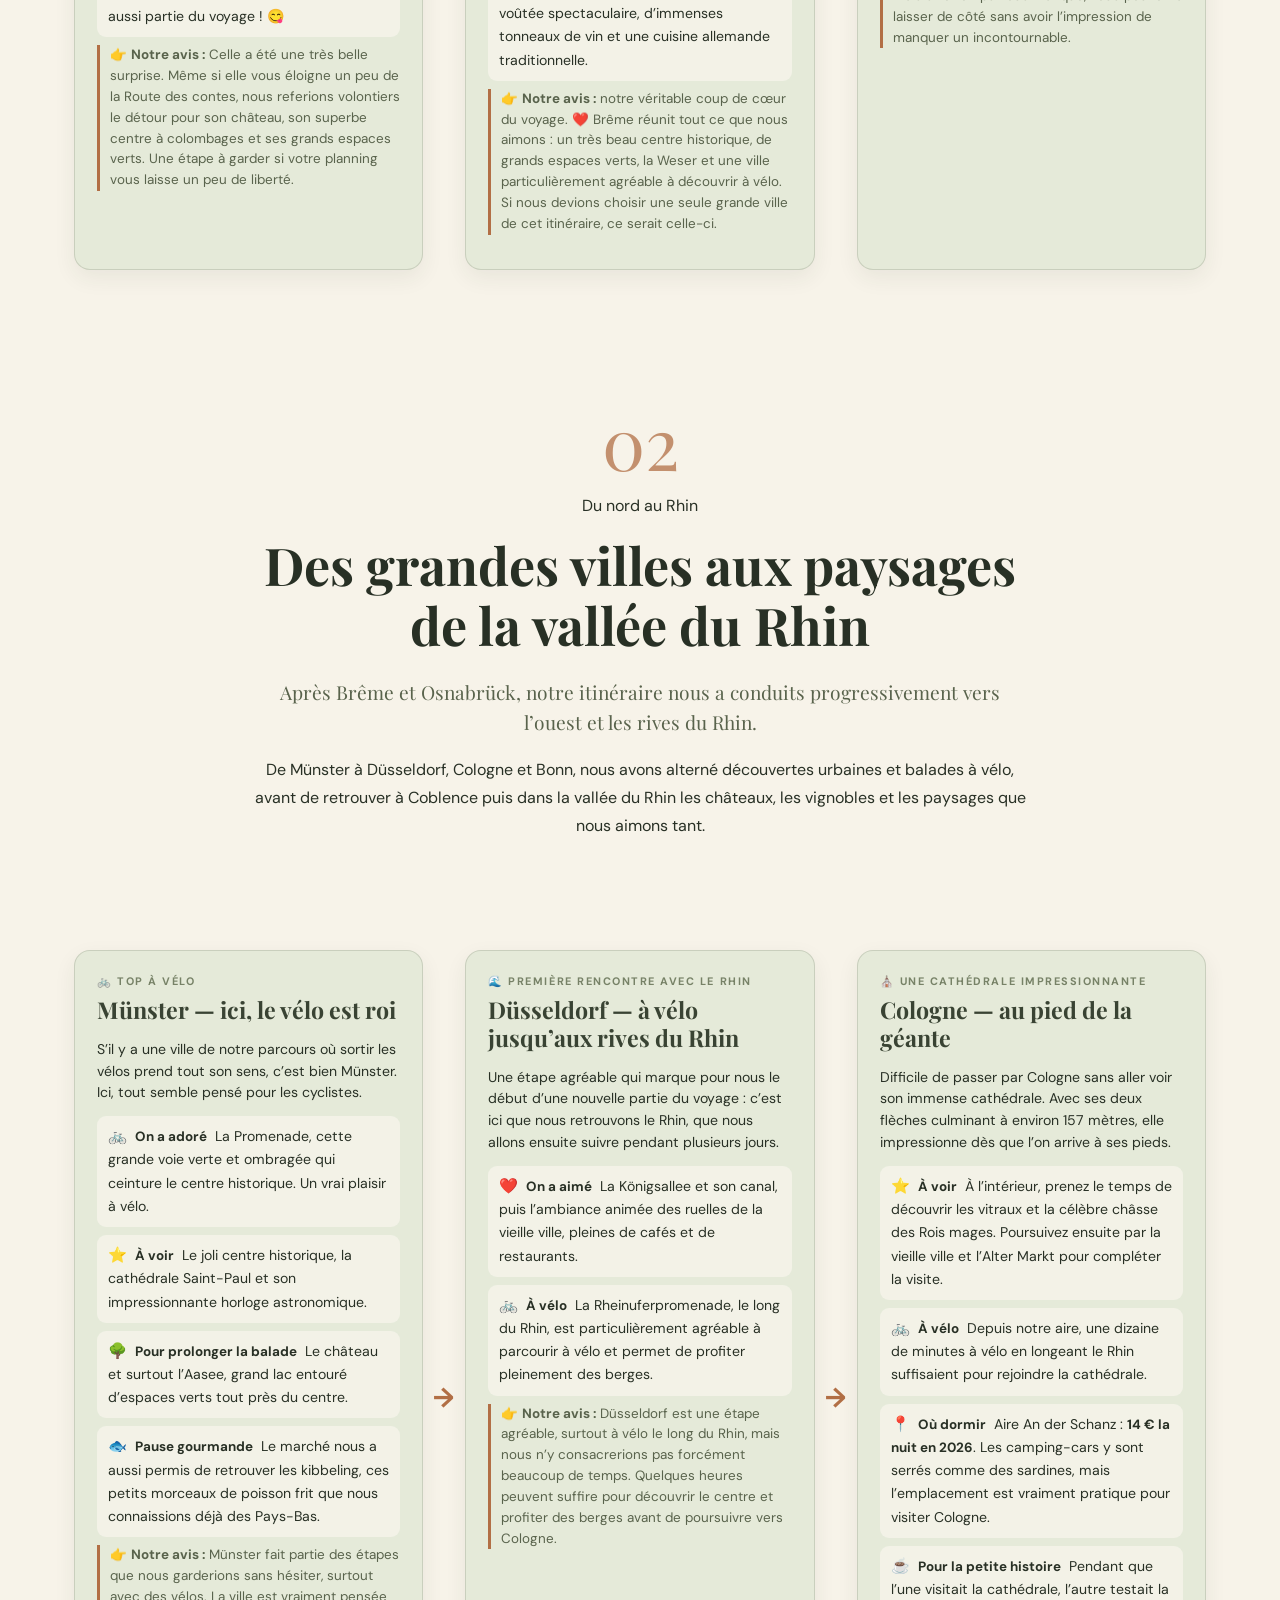
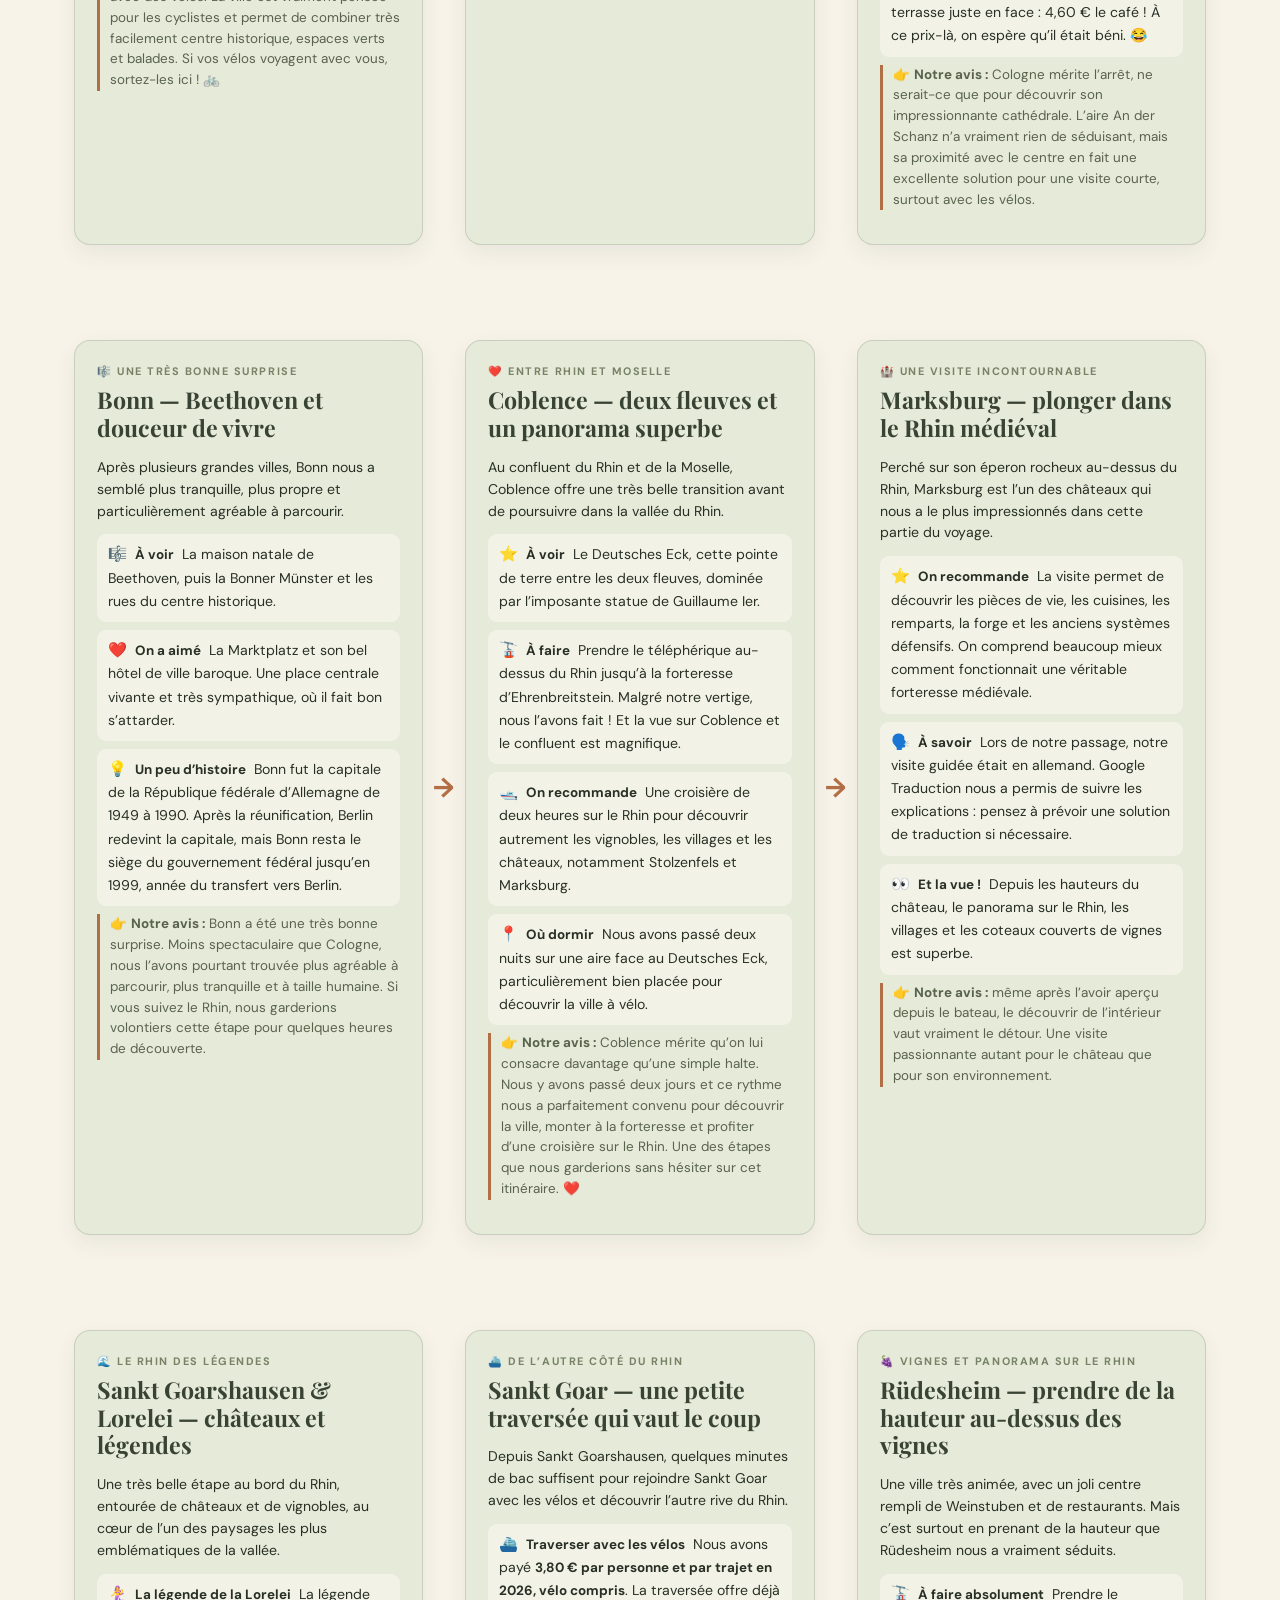
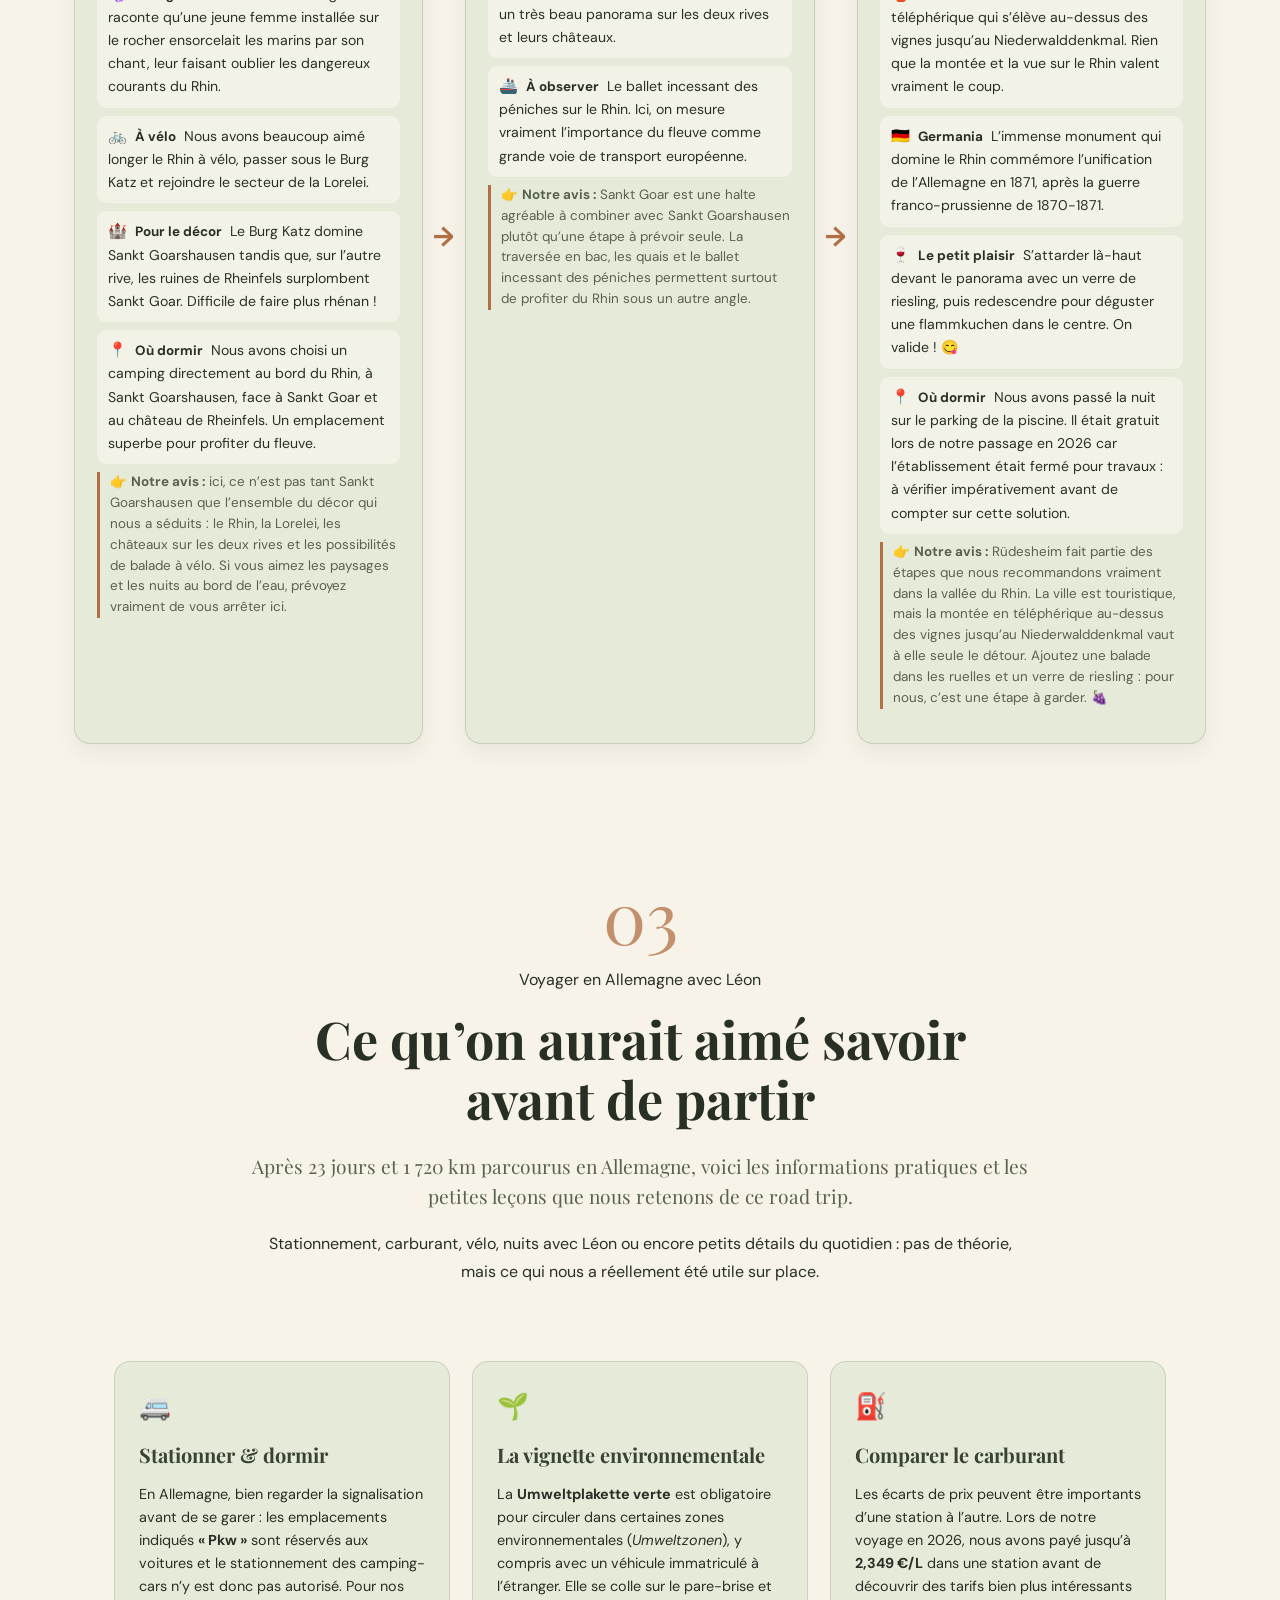
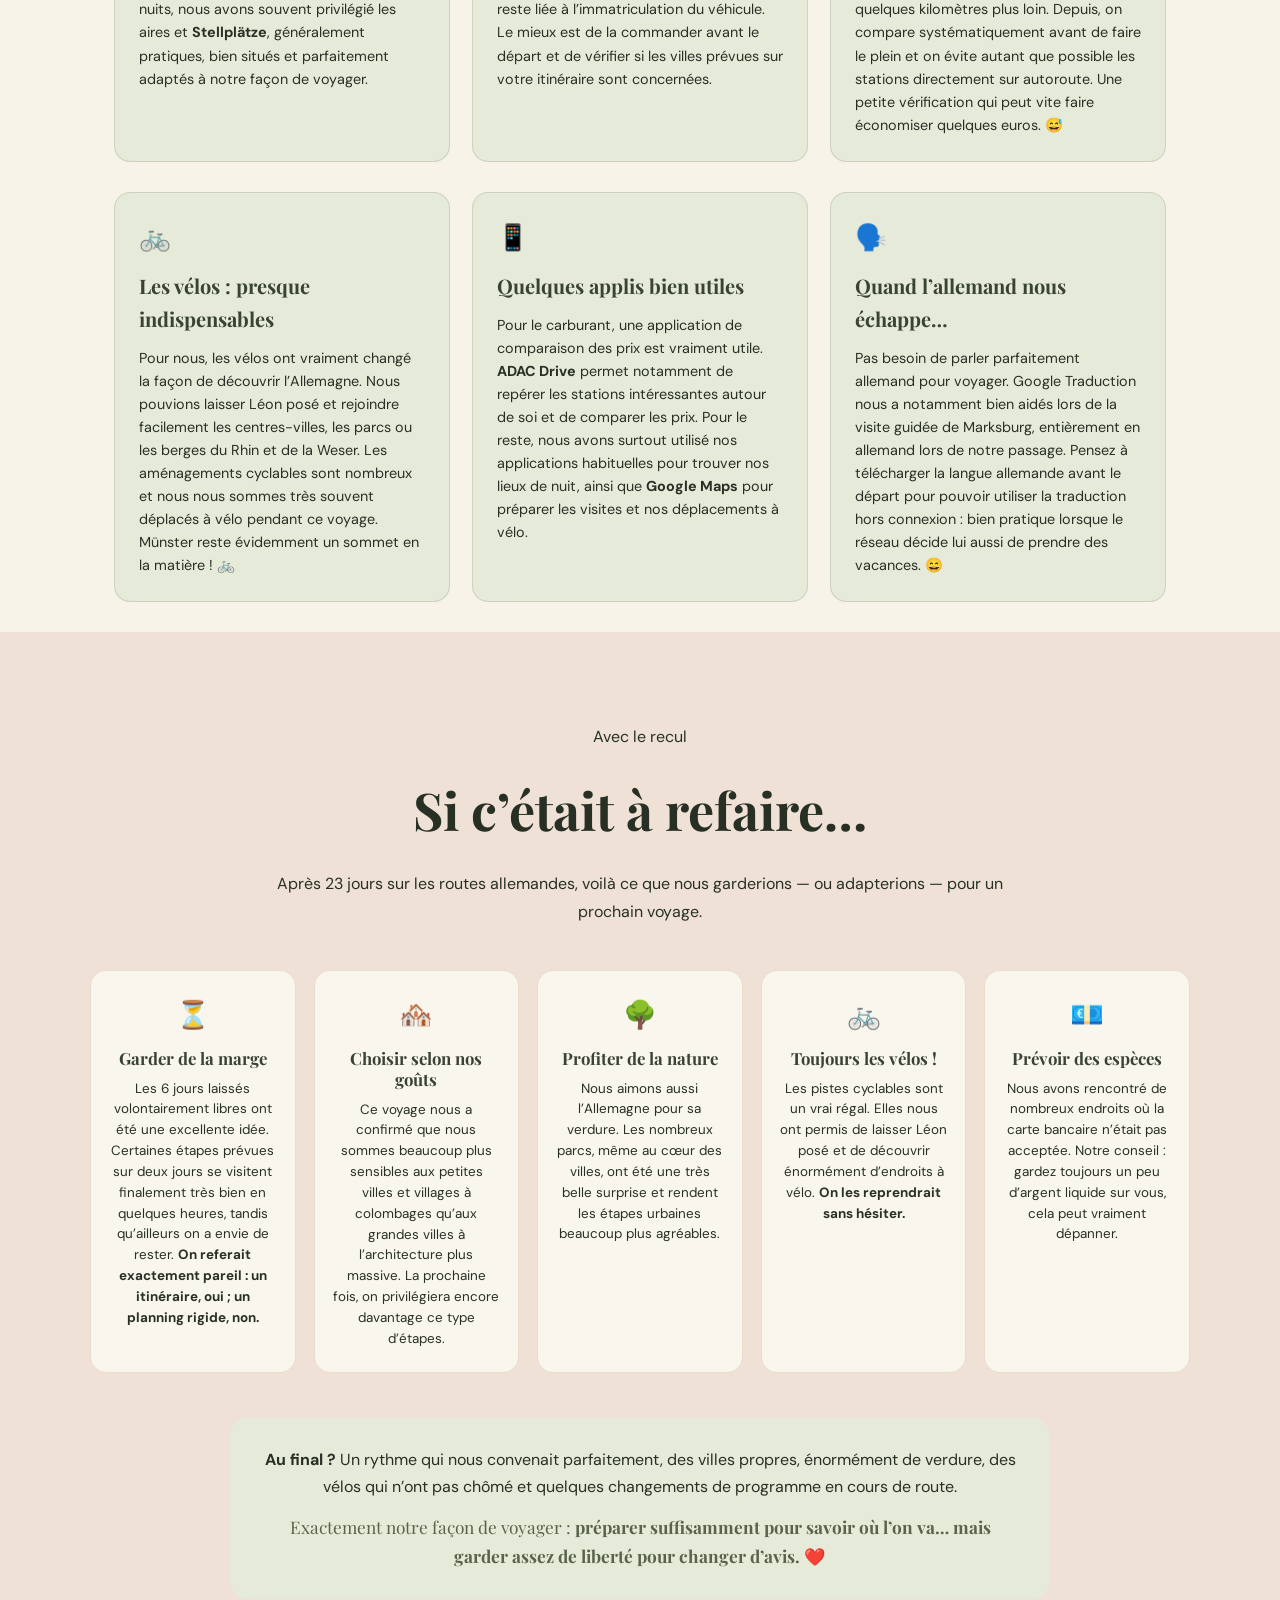
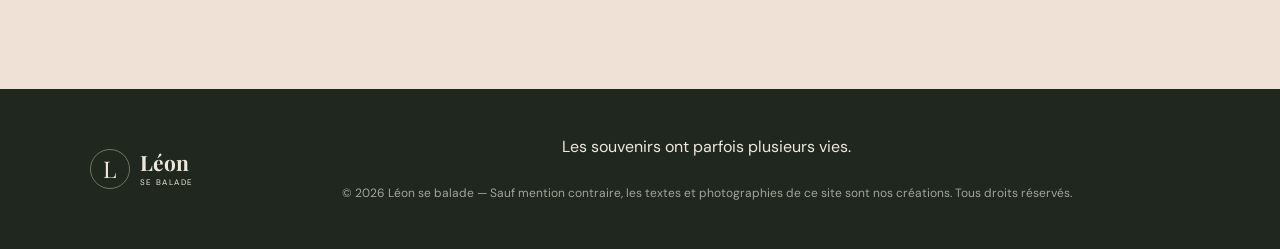
<file: carnet-allemagne-2026.html>
<!doctype html>
<html lang="fr">

<head>
  <meta charset="utf-8">
  <meta name="viewport" content="width=device-width, initial-scale=1">

<meta name="description"
      content="Road trip en Allemagne en camping-car : itinéraire, étapes, spots, incontournables et conseils pratiques de Léon se balade.">

<title>Allemagne 2026 | Carnet de route | Léon se balade</title>

  <link rel="preconnect" href="https://fonts.googleapis.com">
  <link rel="preconnect" href="https://fonts.gstatic.com" crossorigin>

  <link href="https://fonts.googleapis.com/css2?family=Allura&family=DM+Sans:wght@400;500;600;700&family=Playfair+Display:wght@600;700&display=swap"
        rel="stylesheet">

  <link rel="stylesheet" href="style.css?v=3">

  <!-- Suivi des visites Metricool -->
  <script>function loadScript(a){var b=document.getElementsByTagName("head")[0],c=document.createElement("script");c.type="text/javascript",c.src="https://tracker.metricool.com/resources/be.js",c.onreadystatechange=a,c.onload=a,b.appendChild(c)}loadScript(function(){beTracker.t({hash:"5932058eeef750c6b005a0ea1be40c74"})});</script>
</head>

<body>

  <header class="site-header">

    <a class="brand" href="index.html#accueil" aria-label="Retour à l'accueil">
      <img src="Logo.PNG" alt="Léon se balade" class="site-logo">
    </a>

    <button class="menu-toggle"
            aria-expanded="false"
            aria-controls="menu">
      Menu
    </button>

    <nav id="menu" class="nav" aria-label="Navigation principale">
      <a href="index.html#accueil">Accueil</a>
      <a href="index.html#voyages">Nos voyages</a>
      <a href="carnets.html">Carnets de route</a>
      <a href="index.html#camping-car">Vie en camping-car</a>
      <a href="index.html#conseils">Conseils & astuces</a>
      <a href="index.html#apropos">Nous & Léon</a>
      <a href="index.html#contact">Contact</a>
    </nav>

  </header>

  <main>
<section class="carnet-country-hero">

  <div class="carnet-country-photo">
    <img src="CarteAllemagne.png"
         alt="Road trip en Allemagne avec Léon">
  </div>

  <div class="carnet-country-intro">

    <p class="eyebrow">Carnet de route • Allemagne 2026</p>

    <h1>Sur la route des contes de Grimm… et bien au-delà</h1>

    <p class="carnet-country-lead">
      23 jours pour traverser une partie de l’Allemagne avec Léon,
      des villes et villages liés aux frères Grimm jusqu’aux rives du Rhin,
      en passant par le nord du pays et quelques très belles surprises.
    </p>

    <div class="carnet-stats">

      <div>
        <strong>23</strong>
        <span>jours</span>
      </div>

      <div>
        <strong>22</strong>
        <span>nuits</span>
      </div>

      <div>
        <strong>1 720 km</strong>
        <span>en Allemagne</span>
      </div>

      <div>
        <strong>11/07 → 02/08</strong>
        <span>2026</span>
      </div>

    </div>

    <p class="carnet-country-note">
      Ce carnet n’est pas le récit de nos journées une à une.
      Nous y avons plutôt rassemblé ce qui nous paraît vraiment utile
      pour préparer un road trip similaire : les étapes qui valent le détour,
      nos spots, nos conseils, les choses à anticiper et ce que nous ferions
      différemment aujourd’hui.
    </p>
    <p class="carnet-country-departure">
  🚐 Notre voyage a débuté dans l’ouest de la France, mais nous avons choisi
  de ne présenter dans ce carnet que la partie parcourue en Allemagne.
  Le trajet pour rejoindre le pays dépend forcément de votre point de départ :
  que vous veniez de Nantes, Marseille, Lille ou ailleurs, à chacun de construire
  son approche avant de retrouver notre itinéraire allemand.
</p>

  </div>

</section>
<section class="carnet-itinerary">

  <div class="container">

    <p class="eyebrow">Notre parcours</p>

    <h2>23 jours sur les routes allemandes</h2>

    <p class="carnet-itinerary-intro">
      Notre voyage a commencé sur les traces des frères Grimm, avant de
      poursuivre vers le nord de l’Allemagne puis de redescendre progressivement
      vers la vallée du Rhin.
    </p>


    <div class="carnet-route">

 <a href="#francfort">Francfort</a>
<a href="#hanau">Hanau</a>
<a href="#steinau">Steinau</a>
  <a href="#marburg">Marburg</a>
<a href="#alsfeld">Alsfeld</a>
<a href="#kassel">Kassel</a>
  <a href="#hann-munden">Hann. Münden</a>
<a href="#gottingen">Göttingen</a>
<a href="#trendelburg">Trendelburg</a>
  <a href="#bodenwerder">Bodenwerder</a>
<a href="#hamelin">Hamelin</a>
<a href="#hanovre">Hanovre</a>
 <a href="#celle">Celle</a>
<a href="#breme">Brême</a>
<a href="#osnabruck">Osnabrück</a>
  <a href="#munster">Münster</a>
<a href="#dusseldorf">Düsseldorf</a>
<a href="#cologne">Cologne</a>
 <a href="#bonn">Bonn</a>
<a href="#coblence">Coblence</a>
<a href="#marksburg">Marksburg</a>
  <a href="#sankt-goarshausen">Sankt Goarshausen</a>
<a href="#sankt-goar">Sankt Goar</a>
<a href="#rudesheim">Rüdesheim</a>

</div>

    </div>

    <p class="carnet-itinerary-ending">
      Un itinéraire qui mélange villages, grandes villes, patrimoine,
      paysages et quelques détours que nous n’avions pas forcément prévus. 🚐
    </p>

  </div>

</section>
<section class="carnet-chapter">

  <div class="container">

    <div class="carnet-chapter-heading">

      <p class="carnet-chapter-number">01</p>
      <p class="eyebrow">De Francfort à Brême</p>

      <h2>Sur les traces des frères Grimm… et quelques détours</h2>

      <p class="carnet-chapter-lead">
        Cette première partie du voyage nous a menés de Francfort jusqu’à Brême,
        en suivant une grande partie de la Route allemande des contes.
      </p>

      <p>
        Nous n’avons pas cherché à respecter l’itinéraire officiel dans son intégralité.
        Nous avons choisi nos étapes au fil du voyage, entre villes liées aux frères Grimm,
        villages à colombages et quelques détours qui nous ont donné envie de nous arrêter.
      </p>

    </div>

  </div>

</section>

<div class="carnet-stops-grid">
<section class="carnet-stop" id="francfort">
  <div class="container">

    <div class="carnet-stop-heading">
      <p class="carnet-stop-label">Avant de rejoindre la Route des contes</p>
      <h3>Francfort — entre gratte-ciel et rives du Main</h3>
    </div>

    <div class="carnet-stop-content">

      <p>
        Francfort a été notre première étape en Allemagne. Nous avons aimé
        le contraste entre son centre ancien et les gratte-ciel qui dessinent
        la silhouette de la ville.
      </p>

      <div class="carnet-tip">
        <span class="carnet-tip-icon">❤️</span>
        <div>
          <strong>Ce qu’on a aimé</strong>
          <p>
            Surtout les rives du Main : aménagées, animées et largement
            investies par les habitants. Une ambiance très agréable qui donne
            vraiment envie de profiter des bords du fleuve.
          </p>
        </div>
      </div>

      <div class="carnet-tip">
        <span class="carnet-tip-icon">🚲</span>
        <div>
          <strong>À vélo</strong>
          <p>
            Francfort se découvre très facilement à vélo. Les aménagements
            cyclables sont nombreux et les pistes le long du Main permettent
            notamment de rejoindre agréablement le centre.
          </p>
        </div>
      </div>

      <div class="carnet-tip">
        <span class="carnet-tip-icon">📍</span>
        <div>
          <strong>Où dormir — Campingplatz Bürgel</strong>
          <p>
            Nous avons payé <strong>36 € la nuit en 2026</strong> pour
            deux personnes, Léon et l’électricité. Le camping en lui-même
            ne nous a pas particulièrement séduits, mais son emplacement
            est très pratique pour visiter Francfort : une piste cyclable
            permet de rejoindre la ville en longeant le Main.
          </p>
        </div>
      </div>

     <p class="carnet-stop-verdict">
  👉 <strong>Notre avis :</strong> Francfort mérite une étape,
  notamment pour le contraste entre son centre historique et ses gratte-ciel.
  Avec les vélos, les rives du Main permettent en plus de la découvrir
  très facilement.
</p>

    </div>

  </div>

</section>
<section class="carnet-stop" id="hanau">

  <div class="container">

    <div class="carnet-stop-heading">
      <p class="carnet-stop-label">La Route allemande des contes</p>
      <h3>Hanau — là où commence la Route des contes</h3>
    </div>

    <div class="carnet-stop-content">

      <p>
        Ville natale de Jacob et Wilhelm Grimm, Hanau marque symboliquement
        le début de la Route allemande des contes.
      </p>

      <div class="carnet-tip">
        <span class="carnet-tip-icon">📖</span>
        <div>
          <strong>Côté Grimm</strong>
          <p>
            Les deux frères sont nés ici, Jacob en 1785 et Wilhelm en 1786.
          </p>
        </div>
      </div>

      <div class="carnet-tip">
        <span class="carnet-tip-icon">❤️</span>
        <div>
          <strong>On a aimé</strong>
          <p>
            Le château baroque de Philippsruhe, au bord du Main,
            et la balade dans la ville.
          </p>
        </div>
      </div>

      <div class="carnet-tip">
        <span class="carnet-tip-icon">🚲</span>
        <div>
          <strong>À vélo</strong>
          <p>
            Nous avons laissé Léon en ville et poursuivi à vélo,
            une solution très pratique pour rejoindre notamment le château.
          </p>
        </div>
      </div>

     <p class="carnet-stop-verdict">
  👉 <strong>Notre avis :</strong> l’intérêt de Hanau tient surtout
  à son lien avec les frères Grimm et au lancement symbolique
  de la Route des contes.
  Si ce thème ne vous intéresse pas particulièrement,
  ce n’est pas une étape indispensable.
</p>

    </div>

  </div>

</section>
<section class="carnet-stop" id="steinau">

  <div class="container">

    <div class="carnet-stop-heading">
      <p class="carnet-stop-label">La Route allemande des contes</p>
      <h3>Steinau — l’univers des Grimm prend vie</h3>
    </div>

    <div class="carnet-stop-content">

      <p>
        Une très jolie petite ville à colombages où les frères Grimm
        ont passé une partie de leur enfance.
      </p>

      <div class="carnet-tip">
        <span class="carnet-tip-icon">❤️</span>
        <div>
          <strong>On a aimé</strong>
          <p>
            Les maisons à colombages, la place centrale et le château
            qui donnent à Steinau une véritable atmosphère de conte.
          </p>
        </div>
      </div>

      <div class="carnet-tip">
        <span class="carnet-tip-icon">📖</span>
        <div>
          <strong>Côté Grimm</strong>
          <p>
            Leur ancienne maison est aujourd’hui un musée consacré
            aux deux frères et à leur univers.
          </p>
        </div>
      </div>

      <div class="carnet-tip">
        <span class="carnet-tip-icon">🧚</span>
        <div>
          <strong>À repérer</strong>
          <p>
            Les références aux contes sont partout : Petit Chaperon rouge,
            Raiponce, Blanche-Neige, Hansel et Gretel…
          </p>
        </div>
      </div>

      <p class="carnet-stop-verdict">
  👉 <strong>Notre avis :</strong> si vous suivez la Route des contes,
  nous garderions Steinau sans hésiter.
  Le lien avec les frères Grimm y est vraiment présent
  et le joli centre à colombages ajoute beaucoup au charme de la visite.
</p>

    </div>

  </div>

</section>
</div>
<div class="carnet-stops-grid">

  <section class="carnet-stop" id="marburg">

    <div class="container">

      <div class="carnet-stop-heading">
        <p class="carnet-stop-label">La Route allemande des contes</p>
        <h3>Marburg — ça grimpe… mais quelle ambiance !</h3>
      </div>

      <div class="carnet-stop-content">

        <p>
          Une ville construite à flanc de colline, avec une très jolie
          vieille ville dominée par son château.
        </p>

        <div class="carnet-tip">
          <span class="carnet-tip-icon">❤️</span>
          <div>
            <strong>On a adoré</strong>
            <p>
              L’ambiance au bord de la Lahn, ses petites terrasses et
              les habitants qui profitent vraiment de la rivière.
              Un de nos très bons souvenirs.
            </p>
          </div>
        </div>

        <div class="carnet-tip">
          <span class="carnet-tip-icon">🥾</span>
          <div>
            <strong>À savoir</strong>
            <p>
              Pour rejoindre la vieille ville et le château, ça grimpe
              sérieusement. À anticiper surtout lorsqu’il fait chaud.
            </p>
          </div>
        </div>

        <div class="carnet-tip">
          <span class="carnet-tip-icon">📖</span>
          <div>
            <strong>Côté Grimm</strong>
            <p>
              Les frères Grimm ont étudié à Marburg et la ville conserve
              plusieurs références à leur univers.
            </p>
          </div>
        </div>

        <p class="carnet-stop-verdict">
  👉 <strong>Notre avis :</strong> Marburg vaut vraiment l’arrêt pour sa vieille ville,
  son château et surtout son ambiance autour de la Lahn.
  Prévoyez simplement de bonnes chaussures : les rues en pente
  font partie de la découverte !
</p>

      </div>

    </div>

  </section>
  <section class="carnet-stop" id="alsfeld">

    <div class="container">

      <div class="carnet-stop-heading">
        <p class="carnet-stop-label">❤️ Coup de cœur</p>
        <h3>Alsfeld — une place du marché inoubliable</h3>
      </div>

      <div class="carnet-stop-content">

        <p>
          Un superbe centre historique aux façades colorées et aux
          maisons à colombages, qui concentre tout le charme de la ville.
        </p>

        <div class="carnet-tip">
          <span class="carnet-tip-icon">❤️</span>
          <div>
            <strong>On a adoré</strong>
            <p>
              La Marktplatz : probablement la plus belle place de village
              que nous ayons vue pendant ce voyage.
            </p>
          </div>
        </div>

        <div class="carnet-tip">
          <span class="carnet-tip-icon">📖</span>
          <div>
            <strong>Côté Grimm</strong>
            <p>
              La Maison des contes de fées et les petites rues alentour
              prolongent parfaitement l’ambiance de la Route des contes.
            </p>
          </div>
        </div>

        <div class="carnet-tip">
          <span class="carnet-tip-icon">👟</span>
          <div>
            <strong>Pratique</strong>
            <p>
              Nous avons laissé Léon sur un grand parking et tout découvert
              facilement à pied.
            </p>
          </div>
        </div>

        <p class="carnet-stop-verdict">
  👉 <strong>Notre avis :</strong> Alsfeld fait clairement partie
  des étapes que nous garderions sur cet itinéraire.
  Même sans s’intéresser particulièrement aux frères Grimm,
  sa Marktplatz et ses magnifiques maisons à colombages
  valent vraiment le détour. ❤️
</p>

      </div>

    </div>

  </section>
  <section class="carnet-stop" id="kassel">

    <div class="container">

      <div class="carnet-stop-heading">
        <p class="carnet-stop-label">❤️ Une étape majeure</p>
        <h3>Kassel — Grimm, Hercule et panorama grandiose</h3>
      </div>

      <div class="carnet-stop-content">

        <p>
          Une étape incontournable de notre Route des contes,
          autant pour l’histoire des frères Grimm que pour
          l’impressionnant Bergpark Wilhelmshöhe.
        </p>

        <div class="carnet-tip">
          <span class="carnet-tip-icon">📖</span>
          <div>
            <strong>GRIMMWELT</strong>
            <p>
              Un musée moderne et interactif qui permet de découvrir
              les Grimm autrement : linguistes, chercheurs et auteurs
              d’un immense dictionnaire allemand. Passionnant.
            </p>
          </div>
        </div>

        <div class="carnet-tip">
          <span class="carnet-tip-icon">⭐</span>
          <div>
            <strong>À voir absolument</strong>
            <p>
              Le Bergpark Wilhelmshöhe et son immense statue d’Hercule.
              Le parc est magnifique et la vue sur Kassel spectaculaire.
            </p>
          </div>
        </div>

        <div class="carnet-tip">
          <span class="carnet-tip-icon">💡</span>
          <div>
            <strong>Nos conseils</strong>
            <p>
              La montée est sérieuse : nous avons terminé en bus après
              avoir laissé les vélos. Les jeux d’eau ne fonctionnent pas
              tous les jours, pensez à vérifier les horaires avant la visite.
            </p>
          </div>
        </div>

        <p class="carnet-stop-verdict">
  👉 <strong>Notre avis :</strong> Kassel mérite qu’on lui consacre une vraie étape.
  Pour nous, le GRIMMWELT et surtout le Bergpark Wilhelmshöhe
  font partie des incontournables de cet itinéraire.
  Si vous le pouvez, vérifiez les jours des jeux d’eau avant de programmer votre visite.
</p>

      </div>

    </div>

  </section>

</div>
<div class="carnet-stops-grid">

  <section class="carnet-stop" id="hann-munden">

    <div class="container">

      <div class="carnet-stop-heading">
        <p class="carnet-stop-label">❤️ Un de nos gros coups de cœur</p>
        <h3>Hann. Münden — colombages, rivières et canoë</h3>
      </div>

      <div class="carnet-stop-content">

        <p>
          Une petite ville pleine de charme, avec ses nombreuses maisons
          à colombages et son superbe Rathaus.
        </p>

        <div class="carnet-tip">
          <span class="carnet-tip-icon">💧</span>
          <div>
            <strong>À voir</strong>
            <p>
              C’est ici que la Werra et la Fulda se rejoignent pour former
              la Weser. Une particularité qui participe vraiment au charme
              de la ville.
            </p>
          </div>
        </div>

        <div class="carnet-tip">
          <span class="carnet-tip-icon">🛶</span>
          <div>
            <strong>On a adoré</strong>
            <p>
              Pouvoir mettre notre propre canoë à l’eau directement depuis
              le camping et profiter de la Fulda.
            </p>
          </div>
        </div>

        <div class="carnet-tip">
          <span class="carnet-tip-icon">📍</span>
          <div>
            <strong>Où dormir</strong>
            <p>
              Mündener Kanu-Club : <strong>24 € en 2026</strong> pour
              deux adultes, Léon et l’électricité. Au bord de l’eau
              et pratique pour rejoindre le centre à vélo.
            </p>
          </div>
        </div>

        <p class="carnet-stop-verdict">
  👉 <strong>Notre avis :</strong> un de nos gros coups de cœur.
  Hann. Münden réunit tout ce que nous aimons : une jolie ville à colombages,
  de l’eau, des vélos et la possibilité de sortir le canoë directement
  depuis notre lieu de nuit. Si vous aimez voyager comme nous,
  cette étape mérite vraiment d’être gardée. ❤️
</p>

      </div>

    </div>

  </section>
  <section class="carnet-stop" id="gottingen">

    <div class="container">

      <div class="carnet-stop-heading">
        <p class="carnet-stop-label">La Route allemande des contes</p>
        <h3>Göttingen — Grimm, étudiants et fille aux oies</h3>
      </div>

      <div class="carnet-stop-content">

        <p>
          Une ville universitaire vivante, avec encore quelques belles
          façades à colombages au milieu d’un centre plus moderne.
        </p>

        <div class="carnet-tip">
          <span class="carnet-tip-icon">🪿</span>
          <div>
            <strong>À voir</strong>
            <p>
              La Gänseliesel, la célèbre « fille aux oies » devant
              l’hôtel de ville. La tradition veut que les nouveaux
              docteurs de l’université viennent embrasser la statue.
            </p>
          </div>
        </div>

        <div class="carnet-tip">
          <span class="carnet-tip-icon">📖</span>
          <div>
            <strong>Côté Grimm</strong>
            <p>
              Jacob et Wilhelm Grimm ont enseigné à l’université.
              Ils firent aussi partie des « Sept de Göttingen »,
              des professeurs qui défendirent la Constitution en 1837.
            </p>
          </div>
        </div>

        <p class="carnet-stop-verdict">
  👉 <strong>Notre avis :</strong> Göttingen est intéressante pour son histoire
  liée aux frères Grimm et son ambiance universitaire. Mais si votre temps
  est compté, nous privilégierions Alsfeld, Kassel ou Hann. Münden.
</p>

      </div>

    </div>

  </section>
  <section class="carnet-stop" id="trendelburg">

    <div class="container">

      <div class="carnet-stop-heading">
        <p class="carnet-stop-label">🏰 Sur les traces de Raiponce</p>
        <h3>Trendelburg — un vrai décor de conte</h3>
      </div>

      <div class="carnet-stop-content">

        <p>
          Perché au-dessus de la vallée de la Diemel, Trendelburg offre
          exactement le genre de décor que l’on espère trouver sur
          la Route allemande des contes.
        </p>

        <div class="carnet-tip">
          <span class="carnet-tip-icon">🏰</span>
          <div>
            <strong>On a aimé</strong>
            <p>
              Le château qui domine le village, très bien conservé,
              et son atmosphère vraiment digne d’un conte de fées.
            </p>
          </div>
        </div>

        <div class="carnet-tip">
          <span class="carnet-tip-icon">👸</span>
          <div>
            <strong>Côté Grimm</strong>
            <p>
              La grande tour du château est associée à Raiponce,
              l’un des personnages emblématiques de la Route des contes.
            </p>
          </div>
        </div>

        <div class="carnet-tip">
          <span class="carnet-tip-icon">💡</span>
          <div>
            <strong>Et Sababurg ?</strong>
            <p>
              Nous voulions également découvrir le château associé
              à la Belle au bois dormant, mais il était fermé pour
              restauration lors de notre passage en 2026.
              Vérifiez son ouverture avant de faire le détour.
            </p>
          </div>
        </div>

        <p class="carnet-stop-verdict">
  👉 <strong>Notre avis :</strong> si vous faites la Route des contes,
  Trendelburg mérite le détour. Le village est petit et la visite ne demande
  pas forcément beaucoup de temps, mais le château et sa tour de Raiponce
  offrent exactement le décor que l’on vient chercher ici.
</p>

      </div>

    </div>

  </section>

</div>
<div class="carnet-stops-grid">

  <section class="carnet-stop" id="bodenwerder">

    <div class="container">

      <div class="carnet-stop-heading">
        <p class="carnet-stop-label">🎩 Au pays du baron de Münchhausen</p>
        <h3>Bodenwerder — une halte pleine de fantaisie</h3>
      </div>

      <div class="carnet-stop-content">

        <p>
          Une charmante petite ville au bord de la Weser, étroitement liée
          au célèbre baron de Münchhausen et à ses aventures extravagantes.
        </p>

        <div class="carnet-tip">
          <span class="carnet-tip-icon">🎩</span>
          <div>
            <strong>À découvrir</strong>
            <p>
              Les références au baron et à ses exploits imaginaires
              ponctuent la ville et donnent un côté assez amusant à la visite.
            </p>
          </div>
        </div>

        <div class="carnet-tip">
          <span class="carnet-tip-icon">📍</span>
          <div>
            <strong>Où dormir</strong>
            <p>
              Aire Am Mühlentor, au bord de la Weser :
              <strong>12 € la nuit en 2026</strong>.
              Un emplacement pratique pour rejoindre le centre à pied.
            </p>
          </div>
        </div>

        <div class="carnet-tip">
          <span class="carnet-tip-icon">🍕</span>
          <div>
            <strong>Le petit plus</strong>
            <p>
              Une pizzeria à l’entrée de l’aire permet de commander
              à emporter et peut même servir directement au camping-car.
            </p>
          </div>
        </div>

        <p class="carnet-stop-verdict">
  👉 <strong>Notre avis :</strong> une halte sympathique si Bodenwerder
  se trouve sur votre route, mais nous ne ferions pas de détour
  uniquement pour la visiter. L’univers du baron de Münchhausen
  et les bords de la Weser en font néanmoins une pause agréable
  pour quelques heures.
</p>

      </div>

    </div>

  </section>
  <section class="carnet-stop" id="hamelin">

    <div class="container">

      <div class="carnet-stop-heading">
        <p class="carnet-stop-label">🐀 Sur les traces du joueur de flûte</p>
        <h3>Hamelin — la légende est partout</h3>
      </div>

      <div class="carnet-stop-content">

        <p>
          Une très chouette ville où la légende du joueur de flûte
          accompagne vraiment la découverte du centre historique.
        </p>

        <div class="carnet-tip">
          <span class="carnet-tip-icon">🐀</span>
          <div>
            <strong>À repérer</strong>
            <p>
              Les rats incrustés dans les pavés et les nombreuses références
              au joueur de flûte disséminées dans la ville.
            </p>
          </div>
        </div>

        <div class="carnet-tip">
          <span class="carnet-tip-icon">🔔</span>
          <div>
            <strong>À voir</strong>
            <p>
              Le carillon et les personnages du joueur de flûte qui
              apparaissent sur la façade. Pensez à vérifier les horaires
              de représentation lors de votre visite.
            </p>
          </div>
        </div>

        <div class="carnet-tip">
          <span class="carnet-tip-icon">🚲</span>
          <div>
            <strong>À vélo</strong>
            <p>
              Le centre est facilement accessible depuis le camping
              et les berges de la Weser sont très agréables à parcourir.
            </p>
          </div>
        </div>

        <div class="carnet-tip">
          <span class="carnet-tip-icon">📍</span>
          <div>
            <strong>Où dormir</strong>
            <p>
              Campingplatz des Kanu-Club Hameln :
              <strong>27 € la nuit en 2026</strong> pour deux personnes,
              Léon et l’électricité. Environ 10 minutes à vélo du centre.
            </p>
          </div>
        </div>

        <p class="carnet-stop-verdict">
  👉 <strong>Notre avis :</strong> Hamelin fait partie des étapes
  que nous garderions sans hésiter sur la Route des contes.
  La ville joue vraiment le jeu autour de la légende du joueur de flûte,
  sans que cela empêche de profiter d’un joli centre historique
  et des bords de la Weser.
</p>

      </div>

    </div>

  </section>
  <section class="carnet-stop" id="hanovre">

    <div class="container">

      <div class="carnet-stop-heading">
        <p class="carnet-stop-label">🌳 Une parenthèse urbaine</p>
        <h3>Hanovre — ville, vélo et jardins</h3>
      </div>

      <div class="carnet-stop-content">

        <p>
          Une étape qui nous éloigne un peu de l’univers des contes.
          Hanovre, très lourdement détruite pendant la Seconde Guerre mondiale,
          présente aujourd’hui un visage plus moderne que les villes
          traversées jusque-là.
        </p>

        <div class="carnet-tip">
          <span class="carnet-tip-icon">❤️</span>
          <div>
            <strong>On a aimé</strong>
            <p>
              Une ville vivante et agréable à parcourir, avec quelques
              témoignages de son patrimoine ancien au milieu d’un centre
              largement reconstruit.
            </p>
          </div>
        </div>

        <div class="carnet-tip">
          <span class="carnet-tip-icon">🚲</span>
          <div>
            <strong>À vélo</strong>
            <p>
              Une bonne façon de découvrir la ville. Nous rejoignions
              le centre en une vingtaine de minutes et avons poursuivi
              à travers les espaces verts jusqu’aux jardins royaux.
            </p>
          </div>
        </div>

        <div class="carnet-tip">
          <span class="carnet-tip-icon">⭐</span>
          <div>
            <strong>À voir</strong>
            <p>
              Les jardins de Herrenhausen, vaste ensemble de jardins
              historiques qui constitue pour nous le principal intérêt
              de cette étape.
            </p>
          </div>
        </div>

        <p class="carnet-stop-verdict">
  👉 <strong>Notre avis :</strong> Hanovre n’est pas indispensable
  sur cet itinéraire. Si vous vous y arrêtez, ce sont surtout
  les jardins de Herrenhausen que nous vous conseillons de privilégier.
  Pour le reste, quelques heures peuvent suffire selon vos envies.
</p>

      </div>

    </div>

  </section>

</div>
<div class="carnet-stops-grid">

  <section class="carnet-stop" id="celle">

    <div class="container">

      <div class="carnet-stop-heading">
        <p class="carnet-stop-label">🏰 Un détour que l’on recommande</p>
        <h3>Celle — château, colombages et grands parcs</h3>
      </div>

      <div class="carnet-stop-content">

        <p>
          Celle ne se trouve pas sur la Route des contes de Grimm,
          mais le détour nous a vraiment plu.
        </p>

        <div class="carnet-tip">
          <span class="carnet-tip-icon">🏰</span>
          <div>
            <strong>À voir</strong>
            <p>
              Le château de Celle, installé au cœur d’un vaste parc,
              puis la vieille ville et ses centaines de magnifiques
              maisons à colombages.
            </p>
          </div>
        </div>

        <div class="carnet-tip">
          <span class="carnet-tip-icon">🚲</span>
          <div>
            <strong>À vélo</strong>
            <p>
              Nous avons beaucoup aimé parcourir les espaces verts
              de la ville à vélo, notamment le Französischer Garten.
            </p>
          </div>
        </div>

        <div class="carnet-tip">
          <span class="carnet-tip-icon">🍎</span>
          <div>
            <strong>Pause gourmande</strong>
            <p>
              Un excellent Apfelstrudel accompagné d’un chocolat chaud
              à la crème et aux copeaux de chocolat. Parfois, les bonnes
              adresses font aussi partie du voyage ! 😋
            </p>
          </div>
        </div>

        <p class="carnet-stop-verdict">
  👉 <strong>Notre avis :</strong> Celle a été une très belle surprise.
  Même si elle vous éloigne un peu de la Route des contes,
  nous referions volontiers le détour pour son château,
  son superbe centre à colombages et ses grands espaces verts.
  Une étape à garder si votre planning vous laisse un peu de liberté.
</p>

      </div>

    </div>

  </section>
  <section class="carnet-stop" id="breme">

    <div class="container">

      <div class="carnet-stop-heading">
        <p class="carnet-stop-label">❤️ Notre coup de cœur du voyage</p>
        <h3>Brême — celle qui nous a vraiment séduits</h3>
      </div>

      <div class="carnet-stop-content">

        <p>
          Point le plus au nord de notre parcours et étape symbolique
          de la Route allemande des contes, Brême a été notre véritable
          coup de cœur de ce voyage.
        </p>

        <div class="carnet-tip">
          <span class="carnet-tip-icon">⭐</span>
          <div>
            <strong>À voir</strong>
            <p>
              La superbe Marktplatz, l’imposant Rathaus, les monuments
              du centre historique et, bien sûr, les célèbres musiciens
              de Brême.
            </p>
          </div>
        </div>

        <div class="carnet-tip">
          <span class="carnet-tip-icon">🚲</span>
          <div>
            <strong>À vélo</strong>
            <p>
              Une ville très agréable à parcourir à vélo, notamment
              à travers le grand Bürgerpark puis le long de la Weser.
            </p>
          </div>
        </div>

        <div class="carnet-tip">
          <span class="carnet-tip-icon">🍽️</span>
          <div>
            <strong>Une belle expérience</strong>
            <p>
              Dîner au Ratskeller, sous l’hôtel de ville : une salle
              voûtée spectaculaire, d’immenses tonneaux de vin
              et une cuisine allemande traditionnelle.
            </p>
          </div>
        </div>

        <p class="carnet-stop-verdict">
  👉 <strong>Notre avis :</strong> notre véritable coup de cœur du voyage. ❤️
  Brême réunit tout ce que nous aimons : un très beau centre historique,
  de grands espaces verts, la Weser et une ville particulièrement agréable
  à découvrir à vélo. Si nous devions choisir une seule grande ville
  de cet itinéraire, ce serait celle-ci.
</p>

      </div>

    </div>

  </section>
  <section class="carnet-stop" id="osnabruck">

    <div class="container">

      <div class="carnet-stop-heading">
        <p class="carnet-stop-label">👍 Une halte agréable</p>
        <h3>Osnabrück — une jolie pause sur la route</h3>
      </div>

      <div class="carnet-stop-content">

        <p>
          Une étape que nous n’avions pas spécialement prévue,
          mais qui s’est révélée agréable pour quelques heures
          de découverte.
        </p>

        <div class="carnet-tip">
          <span class="carnet-tip-icon">🏛️</span>
          <div>
            <strong>À voir</strong>
            <p>
              Un centre plaisant, son ancien Rathaus et plusieurs
              beaux édifices religieux aux intérieurs très différents.
            </p>
          </div>
        </div>

        <div class="carnet-tip">
          <span class="carnet-tip-icon">👍</span>
          <div>
            <strong>On a aimé</strong>
            <p>
              Simplement flâner dans le centre et profiter de cette
              étape sans programme particulier.
            </p>
          </div>
        </div>

        <p class="carnet-stop-verdict">
  👉 <strong>Notre avis :</strong> Osnabrück est une jolie halte
  si elle se trouve sur votre itinéraire.
  Nous avons apprécié y passer quelques heures, mais si le temps vous manque,
  vous pouvez la laisser de côté sans avoir l’impression
  de manquer un incontournable.
</p>

      </div>

    </div>

  </section>

</div>

<section class="carnet-chapter">

  <div class="container">

    <div class="carnet-chapter-heading">

      <p class="carnet-chapter-number">02</p>
      <p class="eyebrow">Du nord au Rhin</p>

      <h2>Des grandes villes aux paysages de la vallée du Rhin</h2>

      <p class="carnet-chapter-lead">
        Après Brême et Osnabrück, notre itinéraire nous a conduits
        progressivement vers l’ouest et les rives du Rhin.
      </p>

      <p>
        De Münster à Düsseldorf, Cologne et Bonn, nous avons alterné
        découvertes urbaines et balades à vélo, avant de retrouver
        à Coblence puis dans la vallée du Rhin les châteaux,
        les vignobles et les paysages que nous aimons tant.
      </p>

    </div>

  </div>

</section>

<div class="carnet-stops-grid">

  <section class="carnet-stop" id="munster">

    <div class="container">

      <div class="carnet-stop-heading">
        <p class="carnet-stop-label">🚲 Top à vélo</p>
        <h3>Münster — ici, le vélo est roi</h3>
      </div>

      <div class="carnet-stop-content">

        <p>
          S’il y a une ville de notre parcours où sortir les vélos
          prend tout son sens, c’est bien Münster. Ici, tout semble
          pensé pour les cyclistes.
        </p>

        <div class="carnet-tip">
          <span class="carnet-tip-icon">🚲</span>
          <div>
            <strong>On a adoré</strong>
            <p>
              La Promenade, cette grande voie verte et ombragée qui
              ceinture le centre historique. Un vrai plaisir à vélo.
            </p>
          </div>
        </div>

        <div class="carnet-tip">
          <span class="carnet-tip-icon">⭐</span>
          <div>
            <strong>À voir</strong>
            <p>
              Le joli centre historique, la cathédrale Saint-Paul
              et son impressionnante horloge astronomique.
            </p>
          </div>
        </div>

        <div class="carnet-tip">
          <span class="carnet-tip-icon">🌳</span>
          <div>
            <strong>Pour prolonger la balade</strong>
            <p>
              Le château et surtout l’Aasee, grand lac entouré
              d’espaces verts tout près du centre.
            </p>
          </div>
        </div>

        <div class="carnet-tip">
          <span class="carnet-tip-icon">🐟</span>
          <div>
            <strong>Pause gourmande</strong>
            <p>
              Le marché nous a aussi permis de retrouver les kibbeling,
              ces petits morceaux de poisson frit que nous connaissions
              déjà des Pays-Bas.
            </p>
          </div>
        </div>

        <p class="carnet-stop-verdict">
  👉 <strong>Notre avis :</strong> Münster fait partie des étapes
  que nous garderions sans hésiter, surtout avec des vélos.
  La ville est vraiment pensée pour les cyclistes et permet de combiner
  très facilement centre historique, espaces verts et balades.
  Si vos vélos voyagent avec vous, sortez-les ici ! 🚲
</p>

      </div>

    </div>

  </section>
  <section class="carnet-stop" id="dusseldorf">

    <div class="container">

      <div class="carnet-stop-heading">
        <p class="carnet-stop-label">🌊 Première rencontre avec le Rhin</p>
        <h3>Düsseldorf — à vélo jusqu’aux rives du Rhin</h3>
      </div>
    
      <div class="carnet-stop-content">

        <p>
          Une étape agréable qui marque pour nous le début d’une nouvelle
          partie du voyage : c’est ici que nous retrouvons le Rhin,
          que nous allons ensuite suivre pendant plusieurs jours.
        </p>

        <div class="carnet-tip">
          <span class="carnet-tip-icon">❤️</span>
          <div>
            <strong>On a aimé</strong>
            <p>
              La Königsallee et son canal, puis l’ambiance animée
              des ruelles de la vieille ville, pleines de cafés
              et de restaurants.
            </p>
          </div>
        </div>

        <div class="carnet-tip">
          <span class="carnet-tip-icon">🚲</span>
          <div>
            <strong>À vélo</strong>
            <p>
              La Rheinuferpromenade, le long du Rhin, est particulièrement
              agréable à parcourir à vélo et permet de profiter pleinement
              des berges.
            </p>
          </div>
        </div>

        <p class="carnet-stop-verdict">
  👉 <strong>Notre avis :</strong> Düsseldorf est une étape agréable,
  surtout à vélo le long du Rhin, mais nous n’y consacrerions
  pas forcément beaucoup de temps.
  Quelques heures peuvent suffire pour découvrir le centre
  et profiter des berges avant de poursuivre vers Cologne.
</p>

      </div>

    </div>

  </section>
  <section class="carnet-stop" id="cologne">

    <div class="container">

      <div class="carnet-stop-heading">
        <p class="carnet-stop-label">⛪ Une cathédrale impressionnante</p>
        <h3>Cologne — au pied de la géante</h3>
      </div>

      <div class="carnet-stop-content">

        <p>
          Difficile de passer par Cologne sans aller voir son immense
          cathédrale. Avec ses deux flèches culminant à environ 157 mètres,
          elle impressionne dès que l’on arrive à ses pieds.
        </p>

        <div class="carnet-tip">
          <span class="carnet-tip-icon">⭐</span>
          <div>
            <strong>À voir</strong>
<p>
  À l’intérieur, prenez le temps de découvrir les vitraux
  et la célèbre châsse des Rois mages.
  Poursuivez ensuite par la vieille ville et l’Alter Markt
  pour compléter la visite.
</p>
          </div>
        </div>

        <div class="carnet-tip">
          <span class="carnet-tip-icon">🚲</span>
          <div>
            <strong>À vélo</strong>
            <p>
              Depuis notre aire, une dizaine de minutes à vélo
              en longeant le Rhin suffisaient pour rejoindre la cathédrale.
            </p>
          </div>
        </div>

        <div class="carnet-tip">
          <span class="carnet-tip-icon">📍</span>
          <div>
            <strong>Où dormir</strong>
            <p>
              Aire An der Schanz :
              <strong>14 € la nuit en 2026</strong>.
              Les camping-cars y sont serrés comme des sardines,
              mais l’emplacement est vraiment pratique pour visiter Cologne.
            </p>
          </div>
        </div>

        <div class="carnet-tip">
          <span class="carnet-tip-icon">☕</span>
          <div>
            <strong>Pour la petite histoire</strong>
            <p>
              Pendant que l’une visitait la cathédrale, l’autre testait
              la terrasse juste en face : 4,60 € le café !
              À ce prix-là, on espère qu’il était béni. 😂
            </p>
          </div>
        </div>

        <p class="carnet-stop-verdict">
  👉 <strong>Notre avis :</strong> Cologne mérite l’arrêt,
  ne serait-ce que pour découvrir son impressionnante cathédrale.
  L’aire An der Schanz n’a vraiment rien de séduisant,
  mais sa proximité avec le centre en fait une excellente solution
  pour une visite courte, surtout avec les vélos.
</p>

      </div>

    </div>

  </section>

</div>
<div class="carnet-stops-grid">

  <section class="carnet-stop" id="bonn">

    <div class="container">

      <div class="carnet-stop-heading">
        <p class="carnet-stop-label">🎼 Une très bonne surprise</p>
        <h3>Bonn — Beethoven et douceur de vivre</h3>
      </div>

      <div class="carnet-stop-content">

        <p>
          Après plusieurs grandes villes, Bonn nous a semblé plus tranquille,
          plus propre et particulièrement agréable à parcourir.
        </p>

        <div class="carnet-tip">
          <span class="carnet-tip-icon">🎼</span>
          <div>
            <strong>À voir</strong>
            <p>
              La maison natale de Beethoven, puis la Bonner Münster
              et les rues du centre historique.
            </p>
          </div>
        </div>

        <div class="carnet-tip">
          <span class="carnet-tip-icon">❤️</span>
          <div>
            <strong>On a aimé</strong>
            <p>
              La Marktplatz et son bel hôtel de ville baroque.
              Une place centrale vivante et très sympathique,
              où il fait bon s’attarder.
            </p>
          </div>
        </div>

        <div class="carnet-tip">
  <span class="carnet-tip-icon">💡</span>
  <div>
    <strong>Un peu d’histoire</strong>
    <p>
  Bonn fut la capitale de la République fédérale d’Allemagne
  de 1949 à 1990. Après la réunification, Berlin redevint la capitale,
  mais Bonn resta le siège du gouvernement fédéral jusqu’en 1999,
  année du transfert vers Berlin.
</p>
  </div>
</div>

        <p class="carnet-stop-verdict">
  👉 <strong>Notre avis :</strong> Bonn a été une très bonne surprise.
  Moins spectaculaire que Cologne, nous l’avons pourtant trouvée
  plus agréable à parcourir, plus tranquille et à taille humaine.
  Si vous suivez le Rhin, nous garderions volontiers cette étape
  pour quelques heures de découverte.
</p>

      </div>

    </div>

  </section>
  <section class="carnet-stop" id="coblence">

    <div class="container">

      <div class="carnet-stop-heading">
        <p class="carnet-stop-label">❤️ Entre Rhin et Moselle</p>
        <h3>Coblence — deux fleuves et un panorama superbe</h3>
      </div>

      <div class="carnet-stop-content">

        <p>
  Au confluent du Rhin et de la Moselle, Coblence offre
  une très belle transition avant de poursuivre dans la vallée du Rhin.
</p>

        <div class="carnet-tip">
          <span class="carnet-tip-icon">⭐</span>
          <div>
            <strong>À voir</strong>
            <p>
              Le Deutsches Eck, cette pointe de terre entre les deux fleuves,
              dominée par l’imposante statue de Guillaume Ier.
            </p>
          </div>
        </div>

        <div class="carnet-tip">
          <span class="carnet-tip-icon">🚡</span>
          <div>
            <strong>À faire</strong>
            <p>
              Prendre le téléphérique au-dessus du Rhin jusqu’à la forteresse
              d’Ehrenbreitstein. Malgré notre vertige, nous l’avons fait !
              Et la vue sur Coblence et le confluent est magnifique.
            </p>
          </div>
        </div>

        <div class="carnet-tip">
          <span class="carnet-tip-icon">🛥️</span>
          <div>
            <strong>On recommande</strong>
            <p>
              Une croisière de deux heures sur le Rhin pour découvrir
              autrement les vignobles, les villages et les châteaux,
              notamment Stolzenfels et Marksburg.
            </p>
          </div>
        </div>

        <div class="carnet-tip">
          <span class="carnet-tip-icon">📍</span>
          <div>
            <strong>Où dormir</strong>
            <p>
              Nous avons passé deux nuits sur une aire face au Deutsches Eck,
              particulièrement bien placée pour découvrir la ville à vélo.
            </p>
          </div>
        </div>

        <p class="carnet-stop-verdict">
  👉 <strong>Notre avis :</strong> Coblence mérite qu’on lui consacre
  davantage qu’une simple halte. Nous y avons passé deux jours et ce rythme
  nous a parfaitement convenu pour découvrir la ville, monter à la forteresse
  et profiter d’une croisière sur le Rhin.
  Une des étapes que nous garderions sans hésiter sur cet itinéraire. ❤️
</p>
      </div>

    </div>

  </section>
  <section class="carnet-stop" id="marksburg">

    <div class="container">

      <div class="carnet-stop-heading">
        <p class="carnet-stop-label">🏰 Une visite incontournable</p>
        <h3>Marksburg — plonger dans le Rhin médiéval</h3>
      </div>

      <div class="carnet-stop-content">

        <p>
          Perché sur son éperon rocheux au-dessus du Rhin, Marksburg
          est l’un des châteaux qui nous a le plus impressionnés
          dans cette partie du voyage.
        </p>

        <div class="carnet-tip">
          <span class="carnet-tip-icon">⭐</span>
          <div>
            <strong>On recommande</strong>
            <p>
              La visite permet de découvrir les pièces de vie, les cuisines,
              les remparts, la forge et les anciens systèmes défensifs.
              On comprend beaucoup mieux comment fonctionnait
              une véritable forteresse médiévale.
            </p>
          </div>
        </div>

        <div class="carnet-tip">
          <span class="carnet-tip-icon">🗣️</span>
          <div>
            <strong>À savoir</strong>
            <p>
              Lors de notre passage, notre visite guidée était en allemand.
              Google Traduction nous a permis de suivre les explications :
              pensez à prévoir une solution de traduction si nécessaire.
            </p>
          </div>
        </div>

        <div class="carnet-tip">
          <span class="carnet-tip-icon">👀</span>
          <div>
            <strong>Et la vue !</strong>
            <p>
              Depuis les hauteurs du château, le panorama sur le Rhin,
              les villages et les coteaux couverts de vignes est superbe.
            </p>
          </div>
        </div>

        <p class="carnet-stop-verdict">
          👉 <strong>Notre avis :</strong> même après l’avoir aperçu
          depuis le bateau, le découvrir de l’intérieur vaut vraiment
          le détour. Une visite passionnante autant pour le château
          que pour son environnement.
        </p>

      </div>

    </div>

  </section>

</div>
<div class="carnet-stops-grid">

  <section class="carnet-stop" id="sankt-goarshausen">

    <div class="container">

      <div class="carnet-stop-heading">
        <p class="carnet-stop-label">🌊 Le Rhin des légendes</p>
        <h3>Sankt Goarshausen & Lorelei — châteaux et légendes</h3>
      </div>

      <div class="carnet-stop-content">

        <p>
          Une très belle étape au bord du Rhin, entourée de châteaux
          et de vignobles, au cœur de l’un des paysages les plus
          emblématiques de la vallée.
        </p>

        <div class="carnet-tip">
          <span class="carnet-tip-icon">🧜‍♀️</span>
          <div>
            <strong>La légende de la Lorelei</strong>
            <p>
              La légende raconte qu’une jeune femme installée sur le rocher
              ensorcelait les marins par son chant, leur faisant oublier
              les dangereux courants du Rhin.
            </p>
          </div>
        </div>

        <div class="carnet-tip">
          <span class="carnet-tip-icon">🚲</span>
          <div>
            <strong>À vélo</strong>
            <p>
              Nous avons beaucoup aimé longer le Rhin à vélo,
              passer sous le Burg Katz et rejoindre le secteur
              de la Lorelei.
            </p>
          </div>
        </div>

        <div class="carnet-tip">
          <span class="carnet-tip-icon">🏰</span>
          <div>
            <strong>Pour le décor</strong>
            <p>
              Le Burg Katz domine Sankt Goarshausen tandis que,
              sur l’autre rive, les ruines de Rheinfels surplombent
              Sankt Goar. Difficile de faire plus rhénan !
            </p>
          </div>
        </div>

        <div class="carnet-tip">
          <span class="carnet-tip-icon">📍</span>
          <div>
            <strong>Où dormir</strong>
            <p>
              Nous avons choisi un camping directement au bord du Rhin,
              à Sankt Goarshausen, face à Sankt Goar et au château
              de Rheinfels. Un emplacement superbe pour profiter du fleuve.
            </p>
          </div>
        </div>

        <p class="carnet-stop-verdict">
  👉 <strong>Notre avis :</strong> ici, ce n’est pas tant Sankt Goarshausen
  que l’ensemble du décor qui nous a séduits : le Rhin, la Lorelei,
  les châteaux sur les deux rives et les possibilités de balade à vélo.
  Si vous aimez les paysages et les nuits au bord de l’eau,
  prévoyez vraiment de vous arrêter ici.
</p>

      </div>

    </div>

  </section>
    <section class="carnet-stop" id="sankt-goar">

    <div class="container">

      <div class="carnet-stop-heading">
        <p class="carnet-stop-label">⛴️ De l’autre côté du Rhin</p>
        <h3>Sankt Goar — une petite traversée qui vaut le coup</h3>
      </div>

      <div class="carnet-stop-content">

        <p>
          Depuis Sankt Goarshausen, quelques minutes de bac suffisent
          pour rejoindre Sankt Goar avec les vélos et découvrir
          l’autre rive du Rhin.
        </p>

        <div class="carnet-tip">
          <span class="carnet-tip-icon">⛴️</span>
          <div>
            <strong>Traverser avec les vélos</strong>
            <p>
              Nous avons payé <strong>3,80 € par personne et par trajet
              en 2026, vélo compris</strong>. La traversée offre déjà
              un très beau panorama sur les deux rives et leurs châteaux.
            </p>
          </div>
        </div>

        <div class="carnet-tip">
          <span class="carnet-tip-icon">🚢</span>
          <div>
            <strong>À observer</strong>
            <p>
              Le ballet incessant des péniches sur le Rhin.
              Ici, on mesure vraiment l’importance du fleuve
              comme grande voie de transport européenne.
            </p>
          </div>
        </div>

        <p class="carnet-stop-verdict">
  👉 <strong>Notre avis :</strong> Sankt Goar est une halte agréable
  à combiner avec Sankt Goarshausen plutôt qu’une étape à prévoir seule.
  La traversée en bac, les quais et le ballet incessant des péniches
  permettent surtout de profiter du Rhin sous un autre angle.
</p>

      </div>

    </div>

  </section>
  <section class="carnet-stop" id="rudesheim">

    <div class="container">

      <div class="carnet-stop-heading">
        <p class="carnet-stop-label">🍇 Vignes et panorama sur le Rhin</p>
        <h3>Rüdesheim — prendre de la hauteur au-dessus des vignes</h3>
      </div>

      <div class="carnet-stop-content">

        <p>
          Une ville très animée, avec un joli centre rempli de Weinstuben
          et de restaurants. Mais c’est surtout en prenant de la hauteur
          que Rüdesheim nous a vraiment séduits.
        </p>

        <div class="carnet-tip">
          <span class="carnet-tip-icon">🚡</span>
          <div>
            <strong>À faire absolument</strong>
            <p>
              Prendre le téléphérique qui s’élève au-dessus des vignes
              jusqu’au Niederwalddenkmal. Rien que la montée et la vue
              sur le Rhin valent vraiment le coup.
            </p>
          </div>
        </div>

        <div class="carnet-tip">
          <span class="carnet-tip-icon">🇩🇪</span>
          <div>
            <strong>Germania</strong>
            <p>
              L’immense monument qui domine le Rhin commémore
              l’unification de l’Allemagne en 1871, après la guerre
              franco-prussienne de 1870-1871.
            </p>
          </div>
        </div>

        <div class="carnet-tip">
          <span class="carnet-tip-icon">🍷</span>
          <div>
            <strong>Le petit plaisir</strong>
            <p>
              S’attarder là-haut devant le panorama avec un verre
              de riesling, puis redescendre pour déguster une flammkuchen
              dans le centre. On valide ! 😋
            </p>
          </div>
        </div>

        <div class="carnet-tip">
          <span class="carnet-tip-icon">📍</span>
          <div>
            <strong>Où dormir</strong>
            <p>
              Nous avons passé la nuit sur le parking de la piscine.
              Il était gratuit lors de notre passage en 2026 car
              l’établissement était fermé pour travaux : à vérifier
              impérativement avant de compter sur cette solution.
            </p>
          </div>
        </div>

        <p class="carnet-stop-verdict">
  👉 <strong>Notre avis :</strong> Rüdesheim fait partie des étapes
  que nous recommandons vraiment dans la vallée du Rhin.
  La ville est touristique, mais la montée en téléphérique au-dessus
  des vignes jusqu’au Niederwalddenkmal vaut à elle seule le détour.
  Ajoutez une balade dans les ruelles et un verre de riesling :
  pour nous, c’est une étape à garder. 🍇
</p>

      </div>

    </div>

  </section>

</div>
<section class="carnet-chapter carnet-practical-intro">

  <div class="container">

    <div class="carnet-chapter-heading">

      <p class="carnet-chapter-number">03</p>
      <p class="eyebrow">Voyager en Allemagne avec Léon</p>

      <h2>Ce qu’on aurait aimé savoir avant de partir</h2>

      <p class="carnet-chapter-lead">
        Après 23 jours et 1 720 km parcourus en Allemagne,
        voici les informations pratiques et les petites leçons
        que nous retenons de ce road trip.
      </p>

      <p>
        Stationnement, carburant, vélo, nuits avec Léon ou encore
        petits détails du quotidien : pas de théorie, mais ce qui
        nous a réellement été utile sur place.
      </p>

    </div>

  </div>

</section>
<div class="carnet-practical-grid">

  <article class="carnet-practical-card">
    <span class="carnet-practical-icon">🚐</span>
    <h3>Stationner & dormir</h3>
    <p>
  En Allemagne, bien regarder la signalisation avant de se garer :
  les emplacements indiqués <strong>« Pkw »</strong> sont réservés
  aux voitures et le stationnement des camping-cars n’y est donc pas autorisé.
  Pour nos nuits, nous avons souvent privilégié les aires et
  <strong>Stellplätze</strong>, généralement pratiques, bien situés
  et parfaitement adaptés à notre façon de voyager.
</p>
  </article>

  <article class="carnet-practical-card">
    <span class="carnet-practical-icon">🌱</span>
    <h3>La vignette environnementale</h3>
    <p>
  La <strong>Umweltplakette verte</strong> est obligatoire pour circuler
  dans certaines zones environnementales (<em>Umweltzonen</em>),
  y compris avec un véhicule immatriculé à l’étranger.
  Elle se colle sur le pare-brise et reste liée à l’immatriculation du véhicule.
  Le mieux est de la commander avant le départ et de vérifier
  si les villes prévues sur votre itinéraire sont concernées.
</p>
  </article>

  <article class="carnet-practical-card">
    <span class="carnet-practical-icon">⛽</span>
    <h3>Comparer le carburant</h3>
    <p>
  Les écarts de prix peuvent être importants d’une station à l’autre.
  Lors de notre voyage en 2026, nous avons payé jusqu’à
<strong>2,349 €/L</strong> dans une station
  avant de découvrir des tarifs bien plus intéressants quelques kilomètres
  plus loin. Depuis, on compare systématiquement avant de faire le plein
  et on évite autant que possible les stations directement sur autoroute.
  Une petite vérification qui peut vite faire économiser quelques euros. 😅
</p>
  </article>

</div>
<div class="carnet-practical-grid">

  <article class="carnet-practical-card">
    <span class="carnet-practical-icon">🚲</span>
    <h3>Les vélos : presque indispensables</h3>
    <p>
  Pour nous, les vélos ont vraiment changé la façon de découvrir l’Allemagne.
  Nous pouvions laisser Léon posé et rejoindre facilement les centres-villes,
  les parcs ou les berges du Rhin et de la Weser.
  Les aménagements cyclables sont nombreux et nous nous sommes très souvent
  déplacés à vélo pendant ce voyage. Münster reste évidemment un sommet
  en la matière ! 🚲
</p>
  </article>

  <article class="carnet-practical-card">
    <span class="carnet-practical-icon">📱</span>
    <h3>Quelques applis bien utiles</h3>
    <p>
  Pour le carburant, une application de comparaison des prix est vraiment utile.
  <strong>ADAC Drive</strong> permet notamment de repérer les stations
  intéressantes autour de soi et de comparer les prix.
  Pour le reste, nous avons surtout utilisé nos applications habituelles
  pour trouver nos lieux de nuit, ainsi que <strong>Google Maps</strong>
  pour préparer les visites et nos déplacements à vélo.
</p>
  </article>

  <article class="carnet-practical-card">
    <span class="carnet-practical-icon">🗣️</span>
    <h3>Quand l’allemand nous échappe…</h3>
    <p>
  Pas besoin de parler parfaitement allemand pour voyager.
  Google Traduction nous a notamment bien aidés lors de la visite
  guidée de Marksburg, entièrement en allemand lors de notre passage.
  Pensez à télécharger la langue allemande avant le départ pour pouvoir
  utiliser la traduction hors connexion : bien pratique lorsque le réseau
  décide lui aussi de prendre des vacances. 😄
</p>
  </article>

</div>
<section class="carnet-retour">

  <div class="container">

    <div class="carnet-retour-heading">
      <p class="eyebrow">Avec le recul</p>
      <h2>Si c’était à refaire…</h2>
      <p>
        Après 23 jours sur les routes allemandes, voilà ce que
        nous garderions — ou adapterions — pour un prochain voyage.
      </p>
    </div>

    <div class="carnet-retour-grid">

      <article>
        <span>⏳</span>
        <h3>Garder de la marge</h3>
        <p>
          Les 6 jours laissés volontairement libres ont été une excellente idée.
          Certaines étapes prévues sur deux jours se visitent finalement
          très bien en quelques heures, tandis qu’ailleurs on a envie de rester.
          <strong>On referait exactement pareil : un itinéraire, oui ;
          un planning rigide, non.</strong>
        </p>
      </article>

      <article>
        <span>🏘️</span>
        <h3>Choisir selon nos goûts</h3>
        <p>
          Ce voyage nous a confirmé que nous sommes beaucoup plus sensibles
          aux petites villes et villages à colombages qu’aux grandes villes
          à l’architecture plus massive. La prochaine fois, on privilégiera
          encore davantage ce type d’étapes.
        </p>
      </article>

      <article>
        <span>🌳</span>
        <h3>Profiter de la nature</h3>
        <p>
          Nous aimons aussi l’Allemagne pour sa verdure. Les nombreux parcs,
          même au cœur des villes, ont été une très belle surprise et rendent
          les étapes urbaines beaucoup plus agréables.
        </p>
      </article>

      <article>
        <span>🚲</span>
        <h3>Toujours les vélos !</h3>
        <p>
          Les pistes cyclables sont un vrai régal. Elles nous ont permis
          de laisser Léon posé et de découvrir énormément d’endroits à vélo.
          <strong>On les reprendrait sans hésiter.</strong>
        </p>
      </article>

      <article>
        <span>💶</span>
        <h3>Prévoir des espèces</h3>
        <p>
  Nous avons rencontré de nombreux endroits où la carte bancaire
  n’était pas acceptée. Notre conseil : gardez toujours un peu
  d’argent liquide sur vous, cela peut vraiment dépanner.
</p>
      </article>

    </div>

    <div class="carnet-retour-final">
      <p>
        <strong>Au final ?</strong> Un rythme qui nous convenait parfaitement,
        des villes propres, énormément de verdure, des vélos qui n’ont pas
        chômé et quelques changements de programme en cours de route.
      </p>

      <p>
        Exactement notre façon de voyager :
        <strong>préparer suffisamment pour savoir où l’on va…
        mais garder assez de liberté pour changer d’avis. ❤️</strong>
      </p>
    </div>

  </div>

</section>
  </main>
<footer>
  <a class="brand footer-brand" href="index.html#accueil">
    <span class="brand-mark">L</span>
    <span>
      <strong>Léon</strong>
      <small>se balade</small>
    </span>
  </a>

  <div class="footer-text">
    <p>Les souvenirs ont parfois plusieurs vies.</p>
    <p class="copyright">
      © 2026 Léon se balade — Sauf mention contraire, les textes et photographies de ce site sont nos créations. Tous droits réservés.
    </p>
  </div>
</footer>
  <script src="script.js"></script>
</body>
</html>
</file>
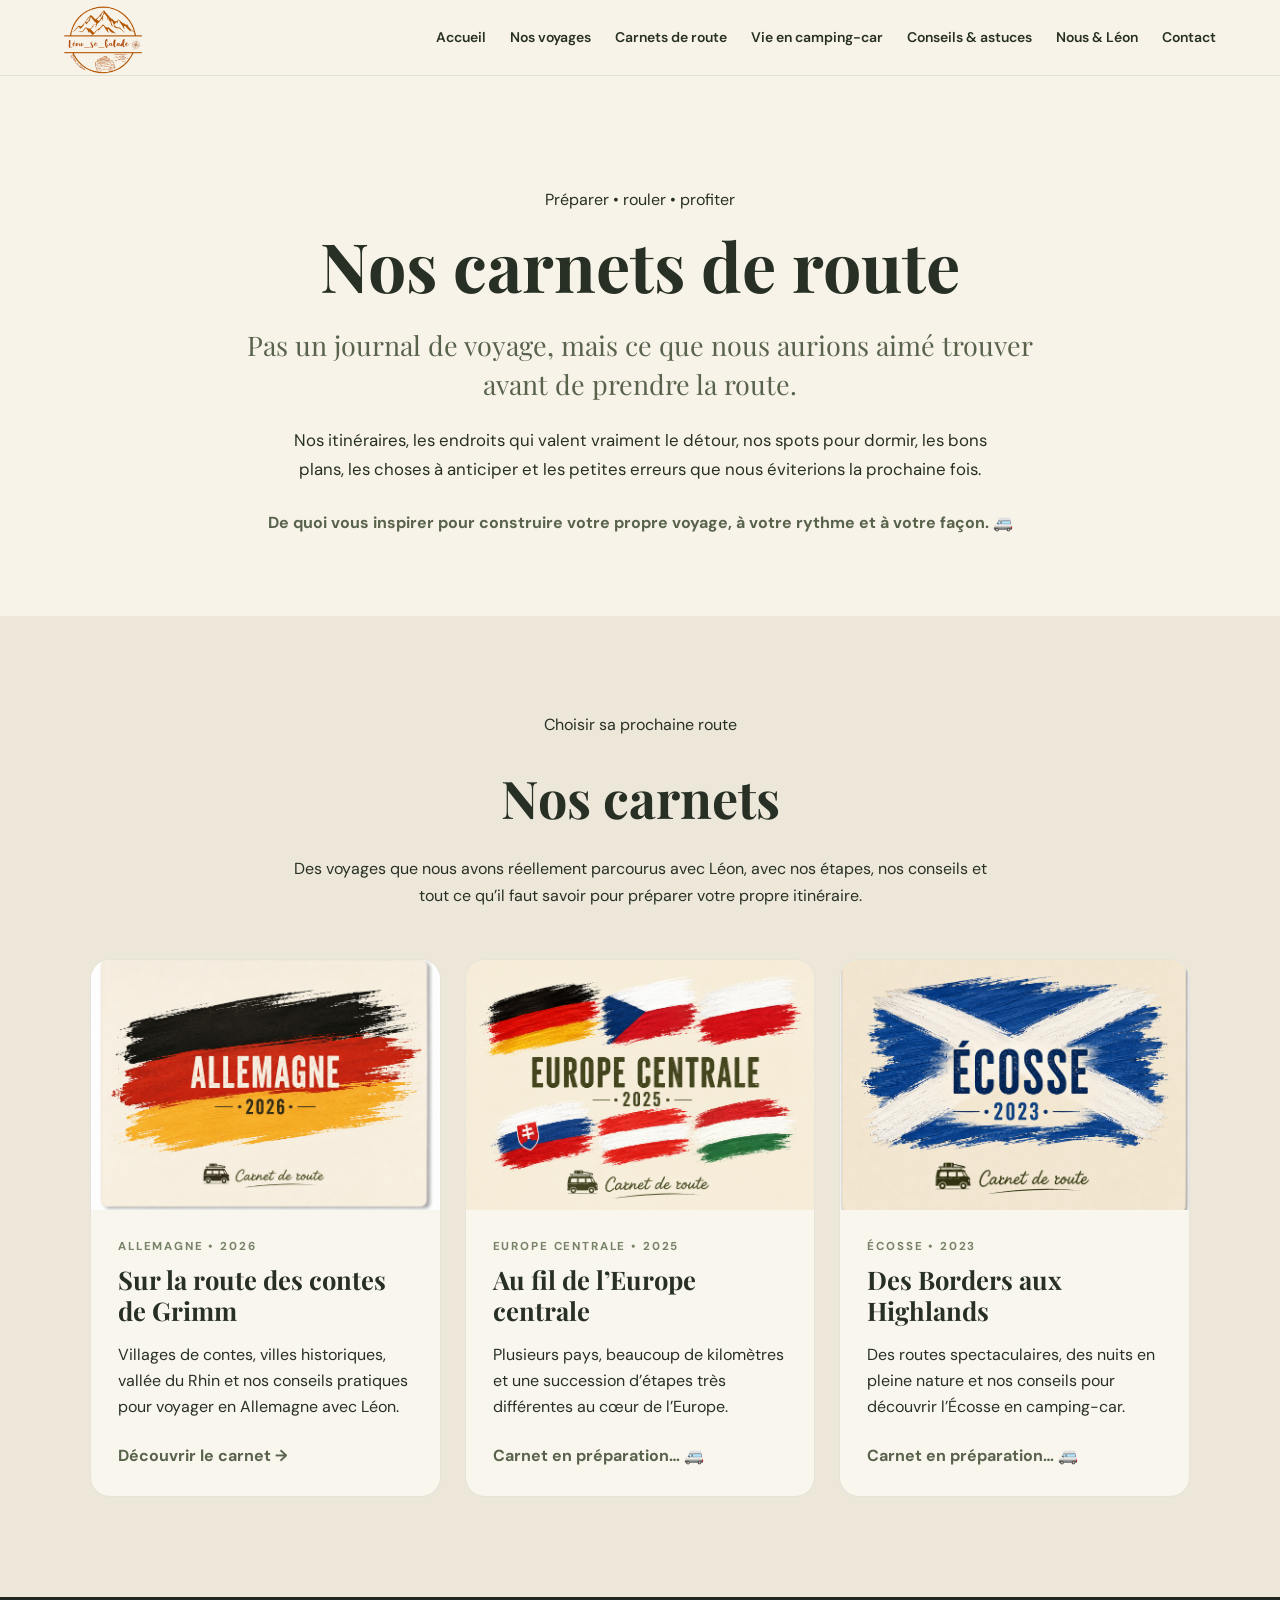
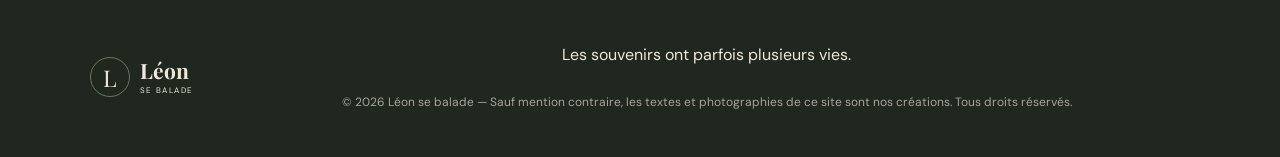
<file: carnets.html>
<!doctype html>
<html lang="fr">

<head>
  <meta charset="utf-8">
  <meta name="viewport" content="width=device-width, initial-scale=1">

  <meta name="description"
        content="Les carnets de route de Léon se balade : itinéraires, étapes et conseils pour voyager en camping-car.">

  <title>Carnets de route | Léon se balade</title>

  <link rel="preconnect" href="https://fonts.googleapis.com">
  <link rel="preconnect" href="https://fonts.gstatic.com" crossorigin>

  <link href="https://fonts.googleapis.com/css2?family=Allura&family=DM+Sans:wght@400;500;600;700&family=Playfair+Display:wght@600;700&display=swap"
        rel="stylesheet">

  <link rel="stylesheet" href="style.css">

  <!-- Suivi des visites Metricool -->
  <script>function loadScript(a){var b=document.getElementsByTagName("head")[0],c=document.createElement("script");c.type="text/javascript",c.src="https://tracker.metricool.com/resources/be.js",c.onreadystatechange=a,c.onload=a,b.appendChild(c)}loadScript(function(){beTracker.t({hash:"5932058eeef750c6b005a0ea1be40c74"})});</script>
</head>

<body>

  <header class="site-header">

    <a class="brand" href="index.html#accueil" aria-label="Retour à l'accueil">
      <img src="Logo.PNG" alt="Léon se balade" class="site-logo">
    </a>

    <button class="menu-toggle"
            aria-expanded="false"
            aria-controls="menu">
      Menu
    </button>

    <nav id="menu" class="nav" aria-label="Navigation principale">
      <a href="index.html#accueil">Accueil</a>
      <a href="index.html#voyages">Nos voyages</a>
      <a href="carnets.html">Carnets de route</a>
      <a href="index.html#camping-car">Vie en camping-car</a>
      <a href="index.html#conseils">Conseils & astuces</a>
      <a href="index.html#apropos">Nous & Léon</a>
      <a href="index.html#contact">Contact</a>
    </nav>

  </header>

  <main>
<section class="carnets-hero">
  <div class="container">

    <p class="eyebrow">Préparer • rouler • profiter</p>

    <h1>Nos carnets de route</h1>

    <p class="carnets-hero-text">
      Pas un journal de voyage, mais ce que nous aurions aimé trouver
      avant de prendre la route.
    </p>

    <p>
      Nos itinéraires, les endroits qui valent vraiment le détour,
      nos spots pour dormir, les bons plans, les choses à anticiper
      et les petites erreurs que nous éviterions la prochaine fois.
    </p>

    <p class="carnets-hero-ending">
      De quoi vous inspirer pour construire votre propre voyage,
      à votre rythme et à votre façon. 🚐
    </p>

  </div>
</section>
<section class="carnets-list">
  <div class="container">

    <div class="carnets-heading">
      <p class="eyebrow">Choisir sa prochaine route</p>
      <h2>Nos carnets</h2>
      <p>
        Des voyages que nous avons réellement parcourus avec Léon,
        avec nos étapes, nos conseils et tout ce qu’il faut savoir
        pour préparer votre propre itinéraire.
      </p>
    </div>

    <div class="carnets-grid">

      <article class="carnet-card">
        <div class="carnet-card-photo">
          <img src="Carnet-Allemagne-2026.png"
     alt="Carnet de route Allemagne 2026">
        </div>
        <div class="carnet-card-content">
          <p class="carnet-meta">ALLEMAGNE • 2026</p>
          <h3>Sur la route des contes de Grimm</h3>
          <p>
            Villages de contes, villes historiques, vallée du Rhin
            et nos conseils pratiques pour voyager en Allemagne avec Léon.
          </p>
          <a class="carnet-link" href="carnet-allemagne-2026.html">Découvrir le carnet →</a>
        </div>
      </article>

      <article class="carnet-card">
        <div class="carnet-card-photo">
         <img src="Carnet-Europe-Centrale-2025.png"
     alt="Carnet de route Europe centrale 2025">
        </div>
        <div class="carnet-card-content">
          <p class="carnet-meta">EUROPE CENTRALE • 2025</p>
          <h3>Au fil de l’Europe centrale</h3>
          <p>
            Plusieurs pays, beaucoup de kilomètres et une succession
            d’étapes très différentes au cœur de l’Europe.
          </p>
          <span class="carnet-link carnet-soon">Carnet en préparation… 🚐</span>
        </div>
      </article>
      
      <article class="carnet-card">
        <div class="carnet-card-photo">
         <img src="Carnet-Ecosse-2023.png"
     alt="Carnet de route Écosse 2023">
        </div>
        <div class="carnet-card-content">
          <p class="carnet-meta">ÉCOSSE • 2023</p>
          <h3>Des Borders aux Highlands</h3>
          <p>
            Des routes spectaculaires, des nuits en pleine nature
            et nos conseils pour découvrir l’Écosse en camping-car.
          </p>
          <span class="carnet-link carnet-soon">Carnet en préparation… 🚐</span>
        </div>
      </article>

    </div>

  </div>
</section>
</main>

<footer>
  <a class="brand footer-brand" href="index.html#accueil">
    <span class="brand-mark">L</span>
    <span>
      <strong>Léon</strong>
      <small>se balade</small>
    </span>
  </a>

  <div class="footer-text">
    <p>Les souvenirs ont parfois plusieurs vies.</p>
    <p class="copyright">
      © 2026 Léon se balade — Sauf mention contraire, les textes et photographies de ce site sont nos créations. Tous droits réservés.
    </p>
  </div>
</footer>

<script src="script.js"></script>
</body>
</html>
</file>
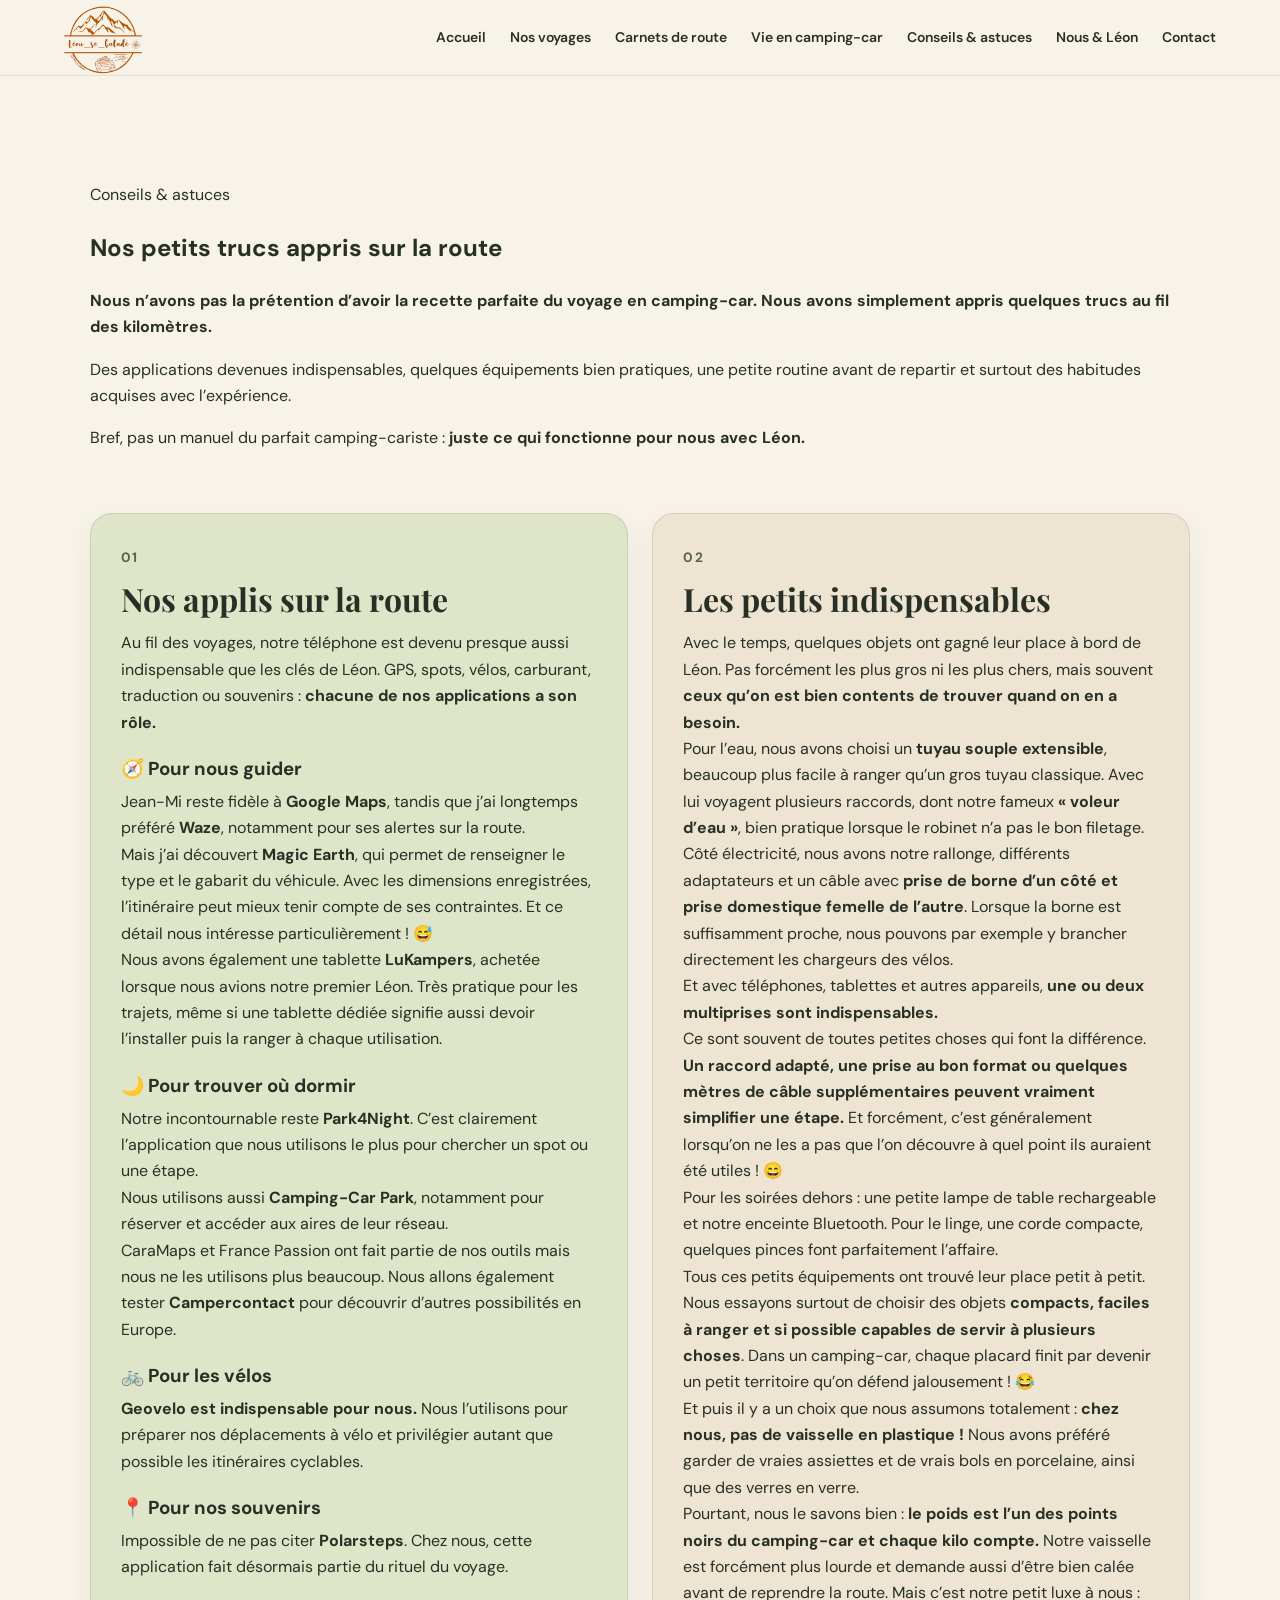
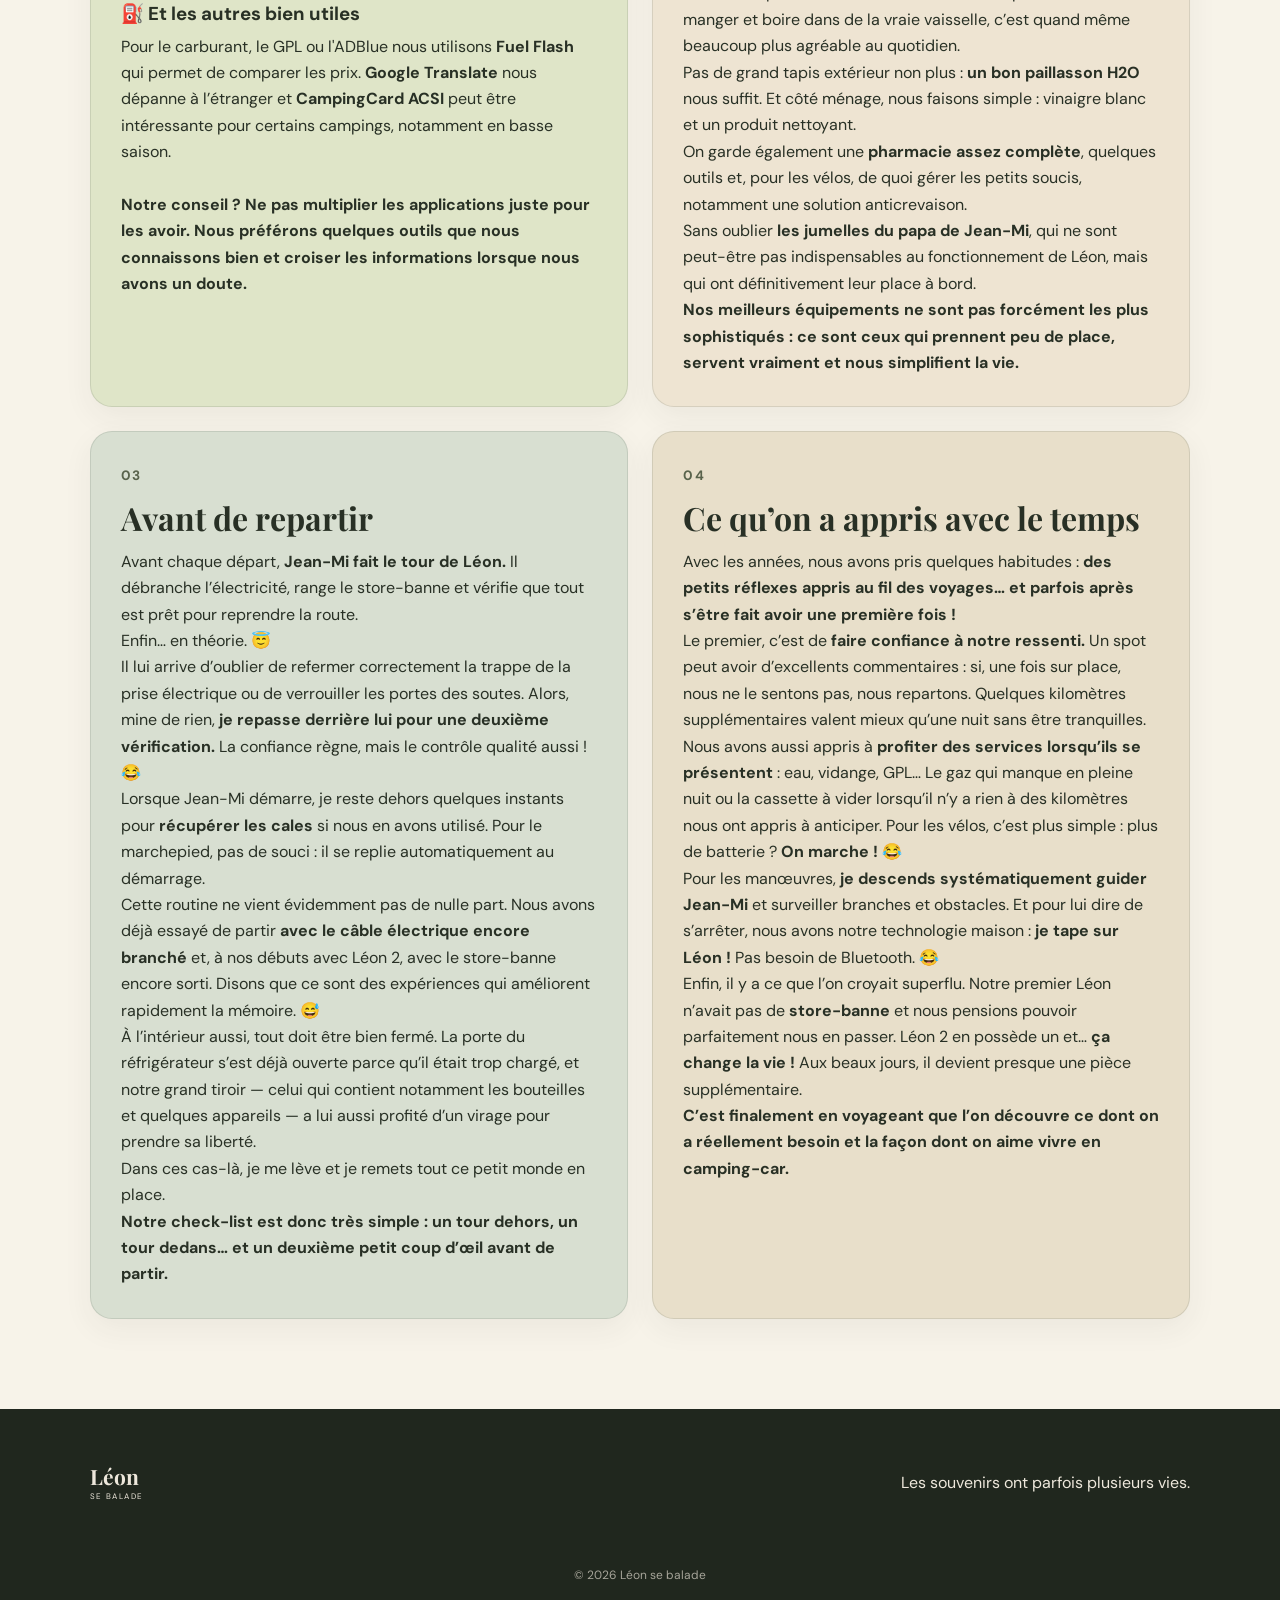
<file: conseils-astuces.html>
<!doctype html>
<html lang="fr">

<head>
  <meta charset="utf-8">
  <meta name="viewport" content="width=device-width, initial-scale=1">

  <meta name="description"
        content="Nos conseils et astuces en camping-car : applications utiles, petits indispensables, vérifications avant de partir et leçons apprises sur la route.">

  <title>Conseils & astuces | Léon se balade</title>

  <link rel="preconnect" href="https://fonts.googleapis.com">
  <link rel="preconnect" href="https://fonts.gstatic.com" crossorigin>

  <link href="https://fonts.googleapis.com/css2?family=Allura&family=DM+Sans:wght@400;500;600;700&family=Playfair+Display:wght@600;700&display=swap"
        rel="stylesheet">

  <link rel="stylesheet" href="style.css">

  <!-- Suivi des visites Metricool -->
  <script>function loadScript(a){var b=document.getElementsByTagName("head")[0],c=document.createElement("script");c.type="text/javascript",c.src="https://tracker.metricool.com/resources/be.js",c.onreadystatechange=a,c.onload=a,b.appendChild(c)}loadScript(function(){beTracker.t({hash:"5932058eeef750c6b005a0ea1be40c74"})});</script>
</head>

<body>

  <header class="site-header">

    <a class="brand" href="index.html#accueil" aria-label="Retour à l'accueil">
      <img src="Logo.PNG" alt="Léon se balade" class="site-logo">
    </a>

    <button class="menu-toggle"
            aria-expanded="false"
            aria-controls="menu">
      Menu
    </button>

    <nav id="menu" class="nav" aria-label="Navigation principale">
      <a href="index.html#accueil">Accueil</a>
      <a href="index.html#voyages">Nos voyages</a>
      <a href="index.html#carnets">Carnets de route</a>
      <a href="index.html#camping-car">Vie en camping-car</a>
      <a href="index.html#conseils">Conseils & astuces</a>
      <a href="index.html#apropos">Nous & Léon</a>
      <a href="index.html#contact">Contact</a>
    </nav>

    <div class="language-switcher">
      <button type="button" id="lang-fr" class="lang-active">FR</button>
      <span>|</span>
      <button type="button" id="lang-en">EN</button>
    </div>

  </header>


  <main>

    <!-- INTRODUCTION -->

    <section class="section ou-dormir-intro">

      <p class="eyebrow">Conseils & astuces</p>

      <h1>Nos petits trucs appris sur la route</h1>

      <div class="ou-dormir-lead">

        <p>
          <strong>
            Nous n’avons pas la prétention d’avoir la recette parfaite du voyage
            en camping-car. Nous avons simplement appris quelques trucs au fil
            des kilomètres.
          </strong>
        </p>

        <p>
          Des applications devenues indispensables, quelques équipements bien pratiques,
          une petite routine avant de repartir et surtout des habitudes acquises
          avec l’expérience.
        </p>

        <p>
          Bref, pas un manuel du parfait camping-cariste :
          <strong>juste ce qui fonctionne pour nous avec Léon.</strong>
        </p>

      </div>

    </section>


    <!-- LES 4 BLOCS -->

    <section class="section">

      <div class="ou-dormir-grid">


        <!-- 01 -->

       <article id="applis" class="ou-dormir-card">

          <span class="ou-dormir-number">01</span>

          <h2>Nos applis sur la route</h2>

          <p>
            Au fil des voyages, notre téléphone est devenu presque aussi indispensable
            que les clés de Léon. GPS, spots, vélos, carburant, traduction ou souvenirs :
            <strong>chacune de nos applications a son rôle.</strong>
          </p>

          <h3>🧭 Pour nous guider</h3>

          <p>
            Jean-Mi reste fidèle à <strong>Google Maps</strong>, tandis que j’ai longtemps
            préféré <strong>Waze</strong>, notamment pour ses alertes sur la route.
          </p>

          <p>
            Mais j’ai découvert <strong>Magic Earth</strong>, qui permet de renseigner
            le type et le gabarit du véhicule. Avec les dimensions enregistrées,
            l’itinéraire peut mieux tenir compte de ses contraintes.
            Et ce détail nous intéresse particulièrement ! 😅
          </p>

          <p>
            Nous avons également une tablette <strong>LuKampers</strong>, achetée
            lorsque nous avions notre premier Léon. Très pratique pour les trajets,
            même si une tablette dédiée signifie aussi devoir l’installer puis la ranger
            à chaque utilisation.
          </p>

          <h3>🌙 Pour trouver où dormir</h3>

          <p>
            Notre incontournable reste <strong>Park4Night</strong>.
            C’est clairement l’application que nous utilisons le plus pour chercher
            un spot ou une étape.
          </p>

          <p>
            Nous utilisons aussi <strong>Camping-Car Park</strong>, notamment pour réserver
            et accéder aux aires de leur réseau.
          </p>

          <p>
            CaraMaps et France Passion ont fait partie de nos outils mais nous ne les utilisons
            plus beaucoup. Nous allons également tester
            <strong>Campercontact</strong> pour découvrir d’autres possibilités en Europe.
          </p>

          <h3>🚲 Pour les vélos</h3>

          <p>
            <strong>Geovelo est indispensable pour nous.</strong>
            Nous l’utilisons pour préparer nos déplacements à vélo et privilégier
            autant que possible les itinéraires cyclables.
          </p>

          <h3>📍 Pour nos souvenirs</h3>

          <p>
            Impossible de ne pas citer <strong>Polarsteps</strong>.
            Chez nous, cette application fait désormais partie du rituel du voyage.
          </p>

          <h3>⛽ Et les autres bien utiles</h3>

          <p>
            Pour le carburant, le GPL ou l'ADBlue nous utilisons <strong>Fuel Flash</strong> 
            qui permet de comparer les prix.
            <strong>Google Translate</strong> nous dépanne à l’étranger et
            <strong>CampingCard ACSI</strong> peut être intéressante pour certains campings,
            notamment en basse saison.
          </p>

          <br>
          <p>
            <strong>
              Notre conseil ? Ne pas multiplier les applications juste pour les avoir.
              Nous préférons quelques outils que nous connaissons bien et croiser
              les informations lorsque nous avons un doute.
            </strong>
          </p>

        </article>


        <!-- 02 -->

        <article id="indispensables" class="ou-dormir-card">

  <span class="ou-dormir-number">02</span>

  <h2>Les petits indispensables</h2>

  <p>
    Avec le temps, quelques objets ont gagné leur place à bord de Léon.
    Pas forcément les plus gros ni les plus chers, mais souvent
    <strong>ceux qu’on est bien contents de trouver quand on en a besoin.</strong>
  </p>

  <p>
    Pour l’eau, nous avons choisi un <strong>tuyau souple extensible</strong>,
    beaucoup plus facile à ranger qu’un gros tuyau classique.
    Avec lui voyagent plusieurs raccords, dont notre fameux
    <strong>« voleur d’eau »</strong>, bien pratique lorsque le robinet
    n’a pas le bon filetage.
  </p>

  <p>
    Côté électricité, nous avons notre rallonge, différents adaptateurs
    et un câble avec <strong>prise de borne d’un côté et prise domestique
    femelle de l’autre</strong>. Lorsque la borne est suffisamment proche,
    nous pouvons par exemple y brancher directement les chargeurs des vélos.
  </p>

  <p>
    Et avec téléphones, tablettes et autres appareils,
    <strong>une ou deux multiprises sont indispensables.</strong>
  </p>

  <p>
    Ce sont souvent de toutes petites choses qui font la différence.
    <strong>Un raccord adapté, une prise au bon format ou quelques mètres de câble
    supplémentaires peuvent vraiment simplifier une étape.</strong>
    Et forcément, c’est généralement lorsqu’on ne les a pas que l’on découvre
    à quel point ils auraient été utiles ! 😄
  </p>

  <p>
    Pour les soirées dehors : une petite lampe de table rechargeable
    et notre enceinte Bluetooth. Pour le linge, une corde compacte,
    quelques pinces font parfaitement l’affaire.
  </p>

  <p>
    Tous ces petits équipements ont trouvé leur place petit à petit.
    Nous essayons surtout de choisir des objets <strong>compacts, faciles à ranger
    et si possible capables de servir à plusieurs choses</strong>.
    Dans un camping-car, chaque placard finit par devenir un petit territoire
    qu’on défend jalousement ! 😂
  </p>

 <p>
  Et puis il y a un choix que nous assumons totalement :
  <strong>chez nous, pas de vaisselle en plastique !</strong>
  Nous avons préféré garder de vraies assiettes et de vrais bols en porcelaine,
  ainsi que des verres en verre.
</p>

<p>
  Pourtant, nous le savons bien : <strong>le poids est l’un des points noirs
  du camping-car et chaque kilo compte.</strong>
  Notre vaisselle est forcément plus lourde et demande aussi d’être bien calée
  avant de reprendre la route. Mais c’est notre petit luxe à nous :
  manger et boire dans de la vraie vaisselle, c’est quand même beaucoup
  plus agréable au quotidien.
</p>
    
    <p>
    Pas de grand tapis extérieur non plus :
    <strong>un bon paillasson H2O</strong> nous suffit.
    Et côté ménage, nous faisons simple : vinaigre blanc et un produit nettoyant.
  </p>

  <p>
    On garde également une <strong>pharmacie assez complète</strong>,
    quelques outils et, pour les vélos, de quoi gérer les petits soucis,
    notamment une solution anticrevaison.
  </p>

  <p>
    Sans oublier <strong>les jumelles du papa de Jean-Mi</strong>,
    qui ne sont peut-être pas indispensables au fonctionnement de Léon,
    mais qui ont définitivement leur place à bord.
  </p>

  <p>
    <strong>
      Nos meilleurs équipements ne sont pas forcément les plus sophistiqués :
      ce sont ceux qui prennent peu de place, servent vraiment
      et nous simplifient la vie.
    </strong>
  </p>

</article>


        <!-- 03 -->

        <article id="avant-repartir" class="ou-dormir-card">

          <span class="ou-dormir-number">03</span>

          <h2>Avant de repartir</h2>

          <p>
            Avant chaque départ, <strong>Jean-Mi fait le tour de Léon.</strong>
            Il débranche l’électricité, range le store-banne et vérifie que tout
            est prêt pour reprendre la route.
          </p>

          <p>
            Enfin… en théorie. 😇
          </p>

          <p>
            Il lui arrive d’oublier de refermer correctement la trappe de la prise
            électrique ou de verrouiller les portes des soutes.
            Alors, mine de rien, <strong>je repasse derrière lui pour une deuxième
            vérification.</strong> La confiance règne, mais le contrôle qualité aussi ! 😂
          </p>

          <p>
            Lorsque Jean-Mi démarre, je reste dehors quelques instants pour
            <strong>récupérer les cales</strong> si nous en avons utilisé.
            Pour le marchepied, pas de souci : il se replie automatiquement au démarrage.
          </p>

          <p>
            Cette routine ne vient évidemment pas de nulle part.
            Nous avons déjà essayé de partir <strong>avec le câble électrique encore branché</strong>
            et, à nos débuts avec Léon 2, avec le store-banne encore sorti.
            Disons que ce sont des expériences qui améliorent rapidement la mémoire. 😅
          </p>

          <p>
            À l’intérieur aussi, tout doit être bien fermé.
            La porte du réfrigérateur s’est déjà ouverte parce qu’il était trop chargé,
            et notre grand tiroir — celui qui contient notamment les bouteilles
            et quelques appareils — a lui aussi profité d’un virage pour prendre
            sa liberté.
          </p>

          <p>
            Dans ces cas-là, je me lève et je remets tout ce petit monde en place.
          </p>

          <p>
            <strong>
              Notre check-list est donc très simple : un tour dehors,
              un tour dedans… et un deuxième petit coup d’œil avant de partir.
            </strong>
          </p>

        </article>


        <!-- 04 -->

        <article id="experience" class="ou-dormir-card">

  <span class="ou-dormir-number">04</span>

  <h2>Ce qu’on a appris avec le temps</h2>

  <p>
    Avec les années, nous avons pris quelques habitudes :
    <strong>des petits réflexes appris au fil des voyages… et parfois après
    s’être fait avoir une première fois !</strong>
  </p>

  <p>
    Le premier, c’est de <strong>faire confiance à notre ressenti.</strong>
    Un spot peut avoir d’excellents commentaires : si, une fois sur place,
    nous ne le sentons pas, nous repartons. Quelques kilomètres supplémentaires
    valent mieux qu’une nuit sans être tranquilles.
  </p>

  <p>
    Nous avons aussi appris à <strong>profiter des services lorsqu’ils se présentent</strong> :
    eau, vidange, GPL… Le gaz qui manque en pleine nuit ou la cassette à vider
    lorsqu’il n’y a rien à des kilomètres nous ont appris à anticiper.
    Pour les vélos, c’est plus simple : plus de batterie ? <strong>On marche !</strong> 😂
  </p>

  <p>
    Pour les manœuvres, <strong>je descends systématiquement guider Jean-Mi</strong>
    et surveiller branches et obstacles. Et pour lui dire de s’arrêter,
    nous avons notre technologie maison : <strong>je tape sur Léon !</strong>
    Pas besoin de Bluetooth. 😂
  </p>

  <p>
    Enfin, il y a ce que l’on croyait superflu. Notre premier Léon n’avait pas
    de <strong>store-banne</strong> et nous pensions pouvoir parfaitement nous en passer.
    Léon 2 en possède un et… <strong>ça change la vie !</strong>
    Aux beaux jours, il devient presque une pièce supplémentaire.
  </p>

  <p>
    <strong>
      C’est finalement en voyageant que l’on découvre ce dont on a réellement besoin
      et la façon dont on aime vivre en camping-car.
    </strong>
  </p>

</article>
      </div>

    </section>

  </main>


  <footer>

    <a class="brand footer-brand" href="index.html#accueil">
      <span>
        <strong>Léon</strong>
        <small>se balade</small>
      </span>
    </a>

    <p>Les souvenirs ont parfois plusieurs vies.</p>

    <p class="copyright">
      © <span id="year"></span> Léon se balade
    </p>

  </footer>

  <script src="script.js"></script>

</body>
</html>
</file>
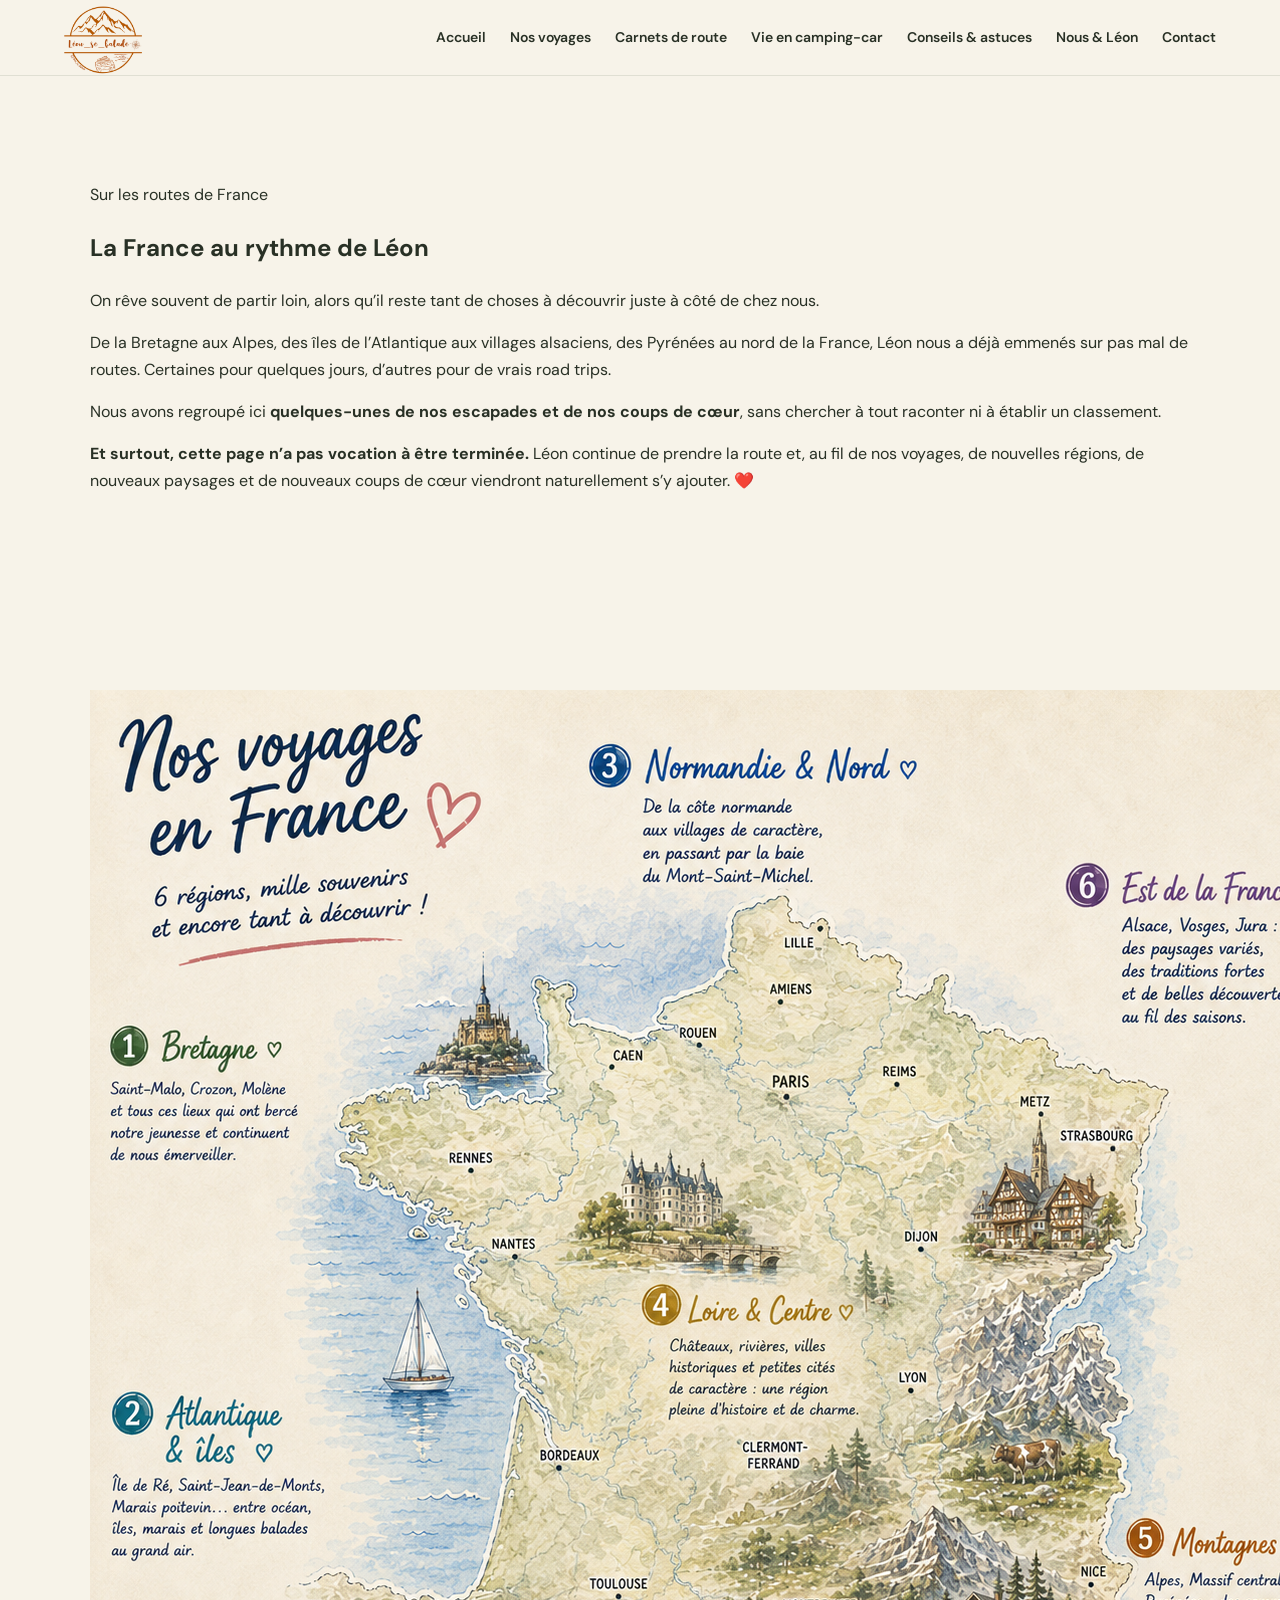
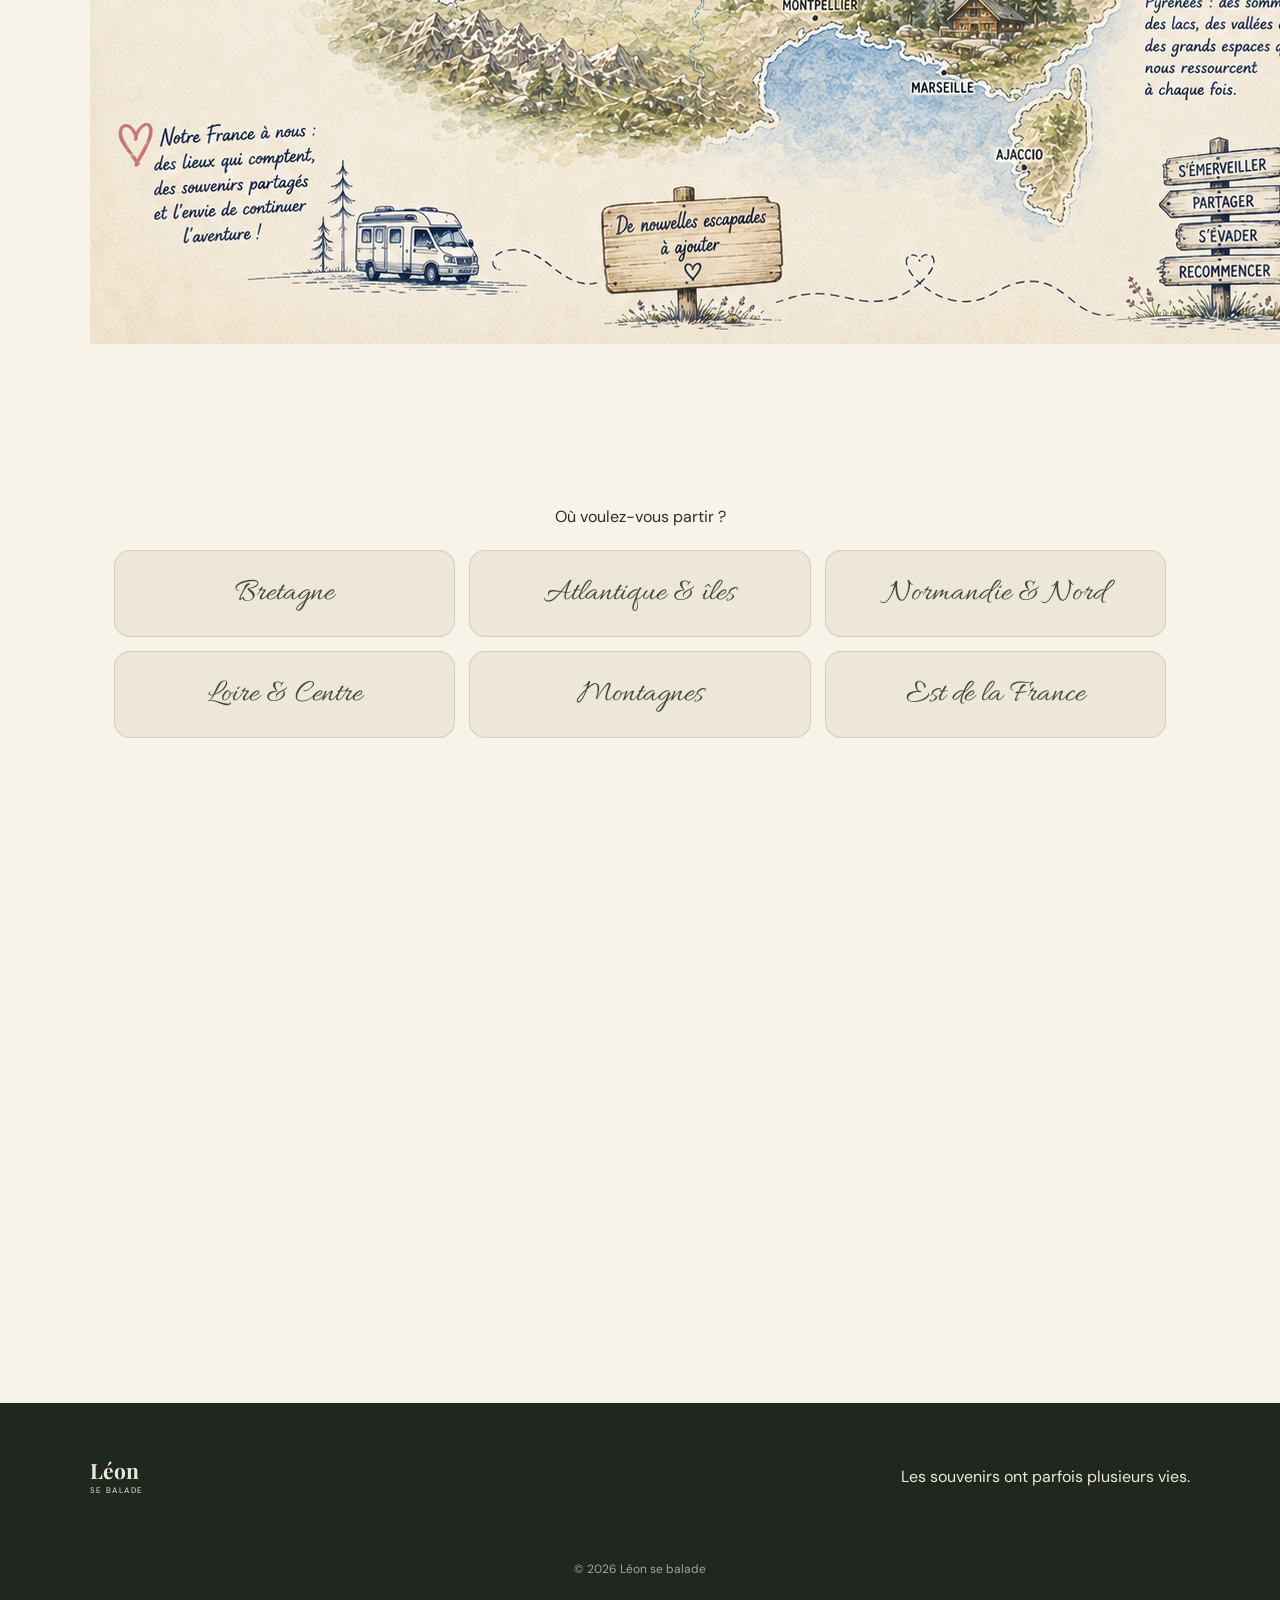
<file: france.html>
<!doctype html>
<html lang="fr">

<head>
  <meta charset="utf-8">
  <meta name="viewport" content="width=device-width, initial-scale=1">

  <meta name="description"
        content="La France au rythme de Léon : nos escapades, nos coups de cœur et nos découvertes au fil des routes.">

  <title>La France au rythme de Léon | Léon se balade</title>

  <link rel="preconnect" href="https://fonts.googleapis.com">
  <link rel="preconnect" href="https://fonts.gstatic.com" crossorigin>

  <link href="https://fonts.googleapis.com/css2?family=Allura&family=DM+Sans:wght@400;500;600;700&family=Playfair+Display:wght@600;700&display=swap"
        rel="stylesheet">

  <link rel="stylesheet" href="style.css">

  <!-- Suivi des visites Metricool -->
  <script>function loadScript(a){var b=document.getElementsByTagName("head")[0],c=document.createElement("script");c.type="text/javascript",c.src="https://tracker.metricool.com/resources/be.js",c.onreadystatechange=a,c.onload=a,b.appendChild(c)}loadScript(function(){beTracker.t({hash:"5932058eeef750c6b005a0ea1be40c74"})});</script>
</head>

<body>

  <header class="site-header">

    <a class="brand" href="index.html#accueil" aria-label="Retour à l'accueil">
      <img src="Logo.PNG" alt="Léon se balade" class="site-logo">
    </a>

    <button class="menu-toggle"
            aria-expanded="false"
            aria-controls="menu">
      Menu
    </button>

    <nav id="menu" class="nav" aria-label="Navigation principale">
      <a href="index.html#accueil">Accueil</a>
      <a href="index.html#voyages">Nos voyages</a>
      <a href="index.html#carnets">Carnets de route</a>
      <a href="index.html#camping-car">Vie en camping-car</a>
      <a href="index.html#conseils">Conseils & astuces</a>
      <a href="index.html#apropos">Nous & Léon</a>
      <a href="index.html#contact">Contact</a>
    </nav>

    <div class="language-switcher">
      <button type="button" id="lang-fr" class="lang-active">FR</button>
      <span>|</span>
      <button type="button" id="lang-en">EN</button>
    </div>

  </header>

  <main>

    <section class="section france-intro">

      <p class="eyebrow">Sur les routes de France</p>

      <h1>La France au rythme de Léon</h1>

      <div class="france-lead">

        <p>
          On rêve souvent de partir loin, alors qu’il reste tant de choses
          à découvrir juste à côté de chez nous.
        </p>

        <p>
          De la Bretagne aux Alpes, des îles de l’Atlantique aux villages alsaciens,
          des Pyrénées au nord de la France, Léon nous a déjà emmenés sur pas mal
          de routes. Certaines pour quelques jours, d’autres pour de vrais road trips.
        </p>

        <p>
          Nous avons regroupé ici <strong>quelques-unes de nos escapades et de nos coups
          de cœur</strong>, sans chercher à tout raconter ni à établir un classement.
        </p>

        <p>
          <strong>Et surtout, cette page n’a pas vocation à être terminée.</strong>
          Léon continue de prendre la route et, au fil de nos voyages, de nouvelles
          régions, de nouveaux paysages et de nouveaux coups de cœur viendront
          naturellement s’y ajouter. ❤️
        </p>

      </div>

    </section>

    <section class="section france-map-section">

      <div class="france-map-wrap">
        <img src="Carte-France.png"
             alt="Carte illustrée de nos voyages en France avec Léon"
             class="france-map">
      </div>

       </section>
    <!-- NAVIGATION PAR RÉGION -->
    <nav class="france-region-nav" aria-label="Choisir une région">

      <p class="eyebrow">Où voulez-vous partir ?</p>

      <div class="france-region-links">
        <a href="#bretagne">Bretagne</a>
        <a href="#atlantique">Atlantique & îles</a>
        <a href="#normandie-nord">Normandie & Nord</a>
        <a href="#loire-centre">Loire & Centre</a>
        <a href="#montagnes">Montagnes</a>
        <a href="#est-france">Est de la France</a>
      </div>

    </nav>
    <!-- =========================
         BRETAGNE
         ========================= -->

    <details class="section france-region region-accordion" id="bretagne" >
      <summary class="region-summary">
  Bretagne
</summary>
      <div class="container">

        <div class="region-heading">
          <p class="eyebrow">Nos escapades en France</p>
          <h2>Bretagne</h2>
          <p>
            Une région que nous connaissons bien et où nous revenons toujours avec plaisir :
            remparts, falaises, presqu’îles sauvages et petites îles au bout du monde.
          </p>
        </div>
        </div>

        <!-- SAINT-MALO -->
        <article class="france-destination">

          <div class="destination-photo">
            <img src="St-Malo.png"
                 alt="Saint-Malo et ses remparts">
          </div>

          <div class="destination-content">

            <p class="destination-number">01</p>

            <h3>❤️ Saint-Malo — forcément à part</h3>

            <p>
              Saint-Malo, ce n’est pas vraiment une destination de voyage pour moi.
              C’est ma ville. J’ai grandi dans un petit village à une quinzaine de
              kilomètres, mais une grande partie de ma jeunesse s’est passée ici.
            </p>

            <p>
              Mon collège, mon lycée, mes amis, mes sorties et mes balades…
              et probablement quelques-uns de mes 400 coups aussi ! 😇
              Saint-Malo, ce sont également mes cours d’EPS sur les remparts,
              les baignades dans la piscine de mer et cette fameuse Saint-Ouine,
              la fête foraine que nous attendions avec impatience chaque année. 
            </p>

            <p>
              Saint-Malo est pourtant bien plus que mes souvenirs. Derrière ses remparts se cache 
              l’ancienne cité corsaire, tournée vers la mer depuis des siècles. C’est d’ici que Jacques 
              Cartier partit au XVIᵉ siècle pour ses voyages vers le Canada, et la ville fut aussi le 
              port de célèbres corsaires comme Robert Surcouf. Presque entièrement détruite lors des 
              combats de 1944, la cité intra-muros fut ensuite reconstruite avec le souci de préserver son 
              caractère historique. Les remparts permettent aujourd’hui d’en faire le tour avec, d’un côté, 
              les toits de la vieille ville et, de l’autre, la mer, les plages et les îlots accessibles à marée basse.
            </p>

            <p>
              Alors forcément, lorsque Léon nous ramène à Saint-Malo aujourd’hui, je ne regarde pas la ville 
              comme une simple visiteuse. Derrière les remparts, les plages et les rues que les voyageurs découvrent, 
              je retrouve des morceaux de mon enfance et de ma jeunesse, jusqu’au quartier de Solidor, où vivaient mes arrière-grands-parents.
            </p>

            <p class="destination-ending">
              Saint-Malo, c’est toute une partie de ma vie. ❤️
            </p>

          </div>

        </article>
        <!-- CROZON -->
        <article class="france-destination destination-reverse">

          <div class="destination-photo">
            <img src="Penn-Hir.png"
                 alt="La pointe de Pen-Hir sur la presqu’île de Crozon">
          </div>

          <div class="destination-content">

            <p class="destination-number">02</p>

            <h3>❤️ Crozon — on ne s’en lasse pas</h3>

            <p>
              La presqu’île de Crozon, nous y sommes déjà allés plusieurs fois
              et, à chaque fois, c’est la même chose : on trouve cet endroit
              absolument magnifique.
            </p>

            <p>
              La presqu’île de Crozon s’avance entre la rade de Brest et la baie de Douarnenez, 
              au cœur du Parc naturel régional d’Armorique. Falaises, landes, criques aux eaux 
              parfois turquoise et longues plages composent un littoral particulièrement sauvage. 
              Parmi ses sites emblématiques, la pointe de Pen-Hir domine la mer d’Iroise avec, dans 
              son prolongement, les célèbres Tas de Pois, impressionnants rochers dressés dans l’océan. 
              Plus au sud, le cap de la Chèvre offre lui aussi de superbes panoramas, tandis que 
              Morgat apporte une ambiance plus balnéaire avec son port et sa plage.
            </p>

            <p>
              Pen-Hir a d’ailleurs une place particulière dans nos souvenirs.
              Pour le réveillon du Nouvel An 2019, nous avions dormi avec Léon
              presque seuls face à ce décor incroyable. Seul un van, installé
              à quelques centaines de mètres, partageait les lieux avec nous.
              Une drôle de façon de commencer l’année, mais exactement comme
              on les aime.
            </p>

            <p>
              Et nous avons remis ça pour le passage à 2026, cette fois avec
              des amis qui avaient loué un petit appartement sur place.
              Autre ambiance, mais toujours ce même plaisir de revenir à Crozon.
            </p>

            <p class="destination-ending">
              Entre les paysages, les falaises, les petites routes, les balades
              et les villages, Crozon fait partie de ces endroits où nous savons
              déjà que nous retournerons. ❤️
            </p>

          </div>

        </article>
              <!-- MOLÈNE -->
        <article class="france-destination">

          <div class="destination-photo">
            <img src="Molene.png"
                 alt="L’île de Molène en Bretagne">
          </div>

          <div class="destination-content">

            <p class="destination-number">03</p>

            <h3>❤️ Molène — une journée au bout du monde</h3>

            <p>
              Le 31 décembre 2024, nous avons laissé Léon sur le continent
              pour embarquer depuis Le Conquet et passer la journée sur
              l’île de Molène.
            </p>

            <p>
              Petite île de l’archipel de Molène, au large du Finistère, Molène se trouve au cœur de la mer d’Iroise, 
              entre Le Conquet et Ouessant. À peine plus d’un kilomètre de long, assez plate et presque dépourvue d’arbres, 
              elle se découvre facilement à pied. Ici, pas de grandes routes ni de paysages aménagés : des maisons 
              regroupées autour du bourg, des landes, des plages de sable clair et une mer aux couleurs parfois étonnamment 
              turquoise. Tout autour s’étend le Parc naturel marin d’Iroise, un environnement exceptionnel notamment connu 
              pour ses oiseaux marins et ses colonies de phoques gris.
            </p>

            <p>
              L’île est aussi profondément liée à la mer et à la tradition de
              ses sauveteurs en mer. Et côté spécialité locale, difficile de
              passer à côté de la fameuse saucisse de Molène !
            </p>

            <p>
              Nous avons également découvert un bar-restaurant repris par un jeune
              couple, entièrement rénové avec beaucoup de goût. Ils proposent même
              quelques chambres, plutôt précieuses sur une île où les hébergements
              restent rares. Et en plus, ils sont adorables.
            </p>

            <p>
              Après cette journée au calme, retour vers Le Conquet… avec une mer
              nettement plus agitée qu’à l’aller. Histoire de terminer l’année
              avec un peu de mouvement ! 😅
            </p>

            <p class="destination-ending">
              Molène nous a séduits par sa simplicité, son côté sauvage et cette
              impression d’avoir mis le quotidien entre parenthèses le temps
              d’une journée. ❤️
            </p>

          </div>

               </article>

      </div>
    </details>
    <!-- =========================
         ATLANTIQUE & ÎLES
         ========================= -->

    <details class="section france-region region-accordion" id="atlantique">

      <summary class="region-summary">
        Atlantique & îles
      </summary>

      <div class="container">

        <div class="region-heading">
          <p class="eyebrow">Entre océan, îles et marais</p>
          <h2>Atlantique & îles</h2>
          <p>
            Des pistes cyclables de l’Île de Ré aux plages vendéennes,
            jusqu’aux canaux paisibles du Marais poitevin :
            ici, on voyage souvent au rythme de l’eau.
          </p>
        </div>

        <!-- ÎLE DE RÉ -->
        <article class="france-destination">

          <div class="destination-photo">
            <img src="Re.png"
                 alt="L’Île de Ré et ses paysages atlantiques">
          </div>

          <div class="destination-content">

            <p class="destination-number">01</p>

            <h3>❤️ Île de Ré — à vélo !</h3>

            <p>
              Reliée au continent par son célèbre pont, l’Île de Ré s’étire
              au large de La Rochelle entre plages, dunes, marais salants
              et petits ports. Ses villages aux maisons blanches et volets colorés,
              ses nombreuses pistes cyclables et ses paysages très plats en font
              une destination particulièrement agréable à parcourir à vélo.
            </p>

            <p>
              Nous connaissions déjà l’île, mais cette escapade d’automne 2021
              nous a permis de vraiment en profiter à notre façon :
              Léon posé à La Couarde-sur-Mer et les vélos sortis dès que possible.
            </p>

            <p>
              De Saint-Martin-de-Ré à La Flotte, de Loix à Ars-en-Ré,
              jusqu’au phare des Baleines, nous avons enchaîné les kilomètres
              entre océan, villages, ports et marais salants.
              Et même une chaîne de vélo qui saute n’aura pas réussi à nous arrêter ! 😅
            </p>

            <p>
              Nous avons particulièrement aimé Saint-Martin et ses fortifications,
              les ruelles et le panorama depuis le clocher, le petit port de La Flotte,
              Ars-en-Ré et son célèbre clocher, mais aussi les parcours plus sauvages
              à travers les marais et le Fier d’Ars.
            </p>

            <p>
              Et puis l’Île de Ré, c’est aussi tout ce qu’on aime en voyage :
              un marché le matin, une terrasse au soleil, une galette au déjeuner,
              une plage où poser les vélos et marcher les pieds dans l’eau…
              avant de rentrer tranquillement retrouver Léon.
            </p>

            <p class="destination-ending">
              L’Île de Ré fait partie de ces endroits où le vélo devient presque
              une évidence : on pédale, on s’arrête quand quelque chose nous plaît…
              puis on repart jusqu’au prochain coup de cœur. 🚲🌊❤️
            </p>

          </div>

        </article>
        <!-- SAINT-JEAN-DE-MONTS -->
        <article class="france-destination destination-reverse">

          <div class="destination-photo">
            <img src="StJeandeMonts.png"
                 alt="Saint-Jean-de-Monts et la côte vendéenne">
          </div>

          <div class="destination-content">

            <p class="destination-number">02</p>

            <h3>❤️ Saint-Jean-de-Monts — notre parenthèse iodée</h3>

            <p>
              Sur la côte vendéenne, Saint-Jean-de-Monts est entourée de longues
              plages de sable, de dunes, de forêt et de marais. Ce paysage très plat,
              parcouru par de nombreuses pistes cyclables, en fait une destination
              particulièrement agréable à découvrir à vélo.
            </p>

            <p>
              Saint-Jean-de-Monts, c’est souvent une destination de week-end pour nous.
              Pas besoin de partir loin ni de prévoir un grand programme : on pose Léon,
              on sort les vélos — ou le vélo pour l’un et la trottinette pour l’autre —
              et on profite.
            </p>

            <p>
              On aime rejoindre le remblai, pousser jusqu’à la plage des Demoiselles,
              passer par l’avenue de la Mer puis quitter l’ambiance balnéaire pour
              rentrer tranquillement à travers la forêt.
            </p>

            <p>
              Lors d’un de nos séjours, nous pensions nous installer près de la
              thalasso… fermée à cette période. Nous nous sommes finalement rabattus
              sur l’aire du Repos des Tortues et, comme souvent en voyage,
              le plan B s’est révélé être une très bonne surprise.
            </p>

            <p class="destination-ending">
              Saint-Jean-de-Monts, c’est notre petite parenthèse iodée :
              proche, facile, sans programme et parfaite pour recharger les batteries…
              celles de Léon comme les nôtres. 🌊🚲🌲
            </p>

          </div>

        </article>
                <!-- MARAIS POITEVIN -->
        <article class="france-destination">

          <div class="destination-photo">
            <img src="MaraisPoitevin.png"
                 alt="Le Marais poitevin et ses canaux">
          </div>

          <div class="destination-content">

            <p class="destination-number">03</p>

            <h3>❤️ Marais poitevin — au rythme de l’eau</h3>

            <p>
              Façonné par des siècles d’aménagements, le Marais poitevin forme
              un vaste territoire de canaux, de prairies et de terres gagnées
              sur l’eau. Sa partie la plus connue, le marais mouillé surnommé
              la « Venise Verte », se découvre particulièrement bien à pied,
              à vélo ou en barque.
            </p>

            <p>
              De Marans à Damvix, puis Maillezais, Coulon, La Garette et jusqu’à
              Niort à vélo, nous avons parcouru les petites routes, les chemins
              de halage et les conches qui dessinent ce paysage si particulier.
              Ici, pas besoin de courir : on avance au rythme de l’eau.
            </p>

            <p>
              À Damvix, nous avons alterné les balades à vélo le long de la Sèvre,
              les promenades de pont en pont et une sortie en barque pour mieux
              découvrir le marais mouillé. Nous avons même gonflé notre canoë
              pour partir seuls explorer les conches, au ras de l’eau et dans
              un calme incroyable.
            </p>

            <p>
              Le Marais poitevin, c’est aussi tout un patrimoine. Nous avons
              découvert les impressionnants vestiges de l’abbaye de Maillezais,
              puis Coulon et les villages typiques comme La Garette, avec ses
              maisons de pierre alignées le long de son unique rue.
            </p>

            <p>
              Et puis il y a tous ces petits moments qui font nos voyages :
              un café au bord de la Sèvre, une crêpe sur la route de Niort,
              un dîner au soleil couchant dans la cour de l’ancienne école
              de filles de Damvix… avant de retrouver Léon.
            </p>

            <p class="destination-ending">
              Le Marais poitevin nous a surtout appris qu’ici, le meilleur moyen
              de voyager est peut-être simplement de ralentir : suivre un canal,
              prendre un chemin qui nous tente et voir où il nous mène. 🌿🚲🛶❤️
            </p>

          </div>

        </article>
      </div>
    </details>
        <!-- =========================
         NORMANDIE & NORD
         ========================= -->

    <details class="section france-region region-accordion" id="normandie-nord">

      <summary class="region-summary">
        Normandie & Nord
      </summary>

      <div class="container">

        <div class="region-heading">
          <p class="eyebrow">Entre histoire et grands horizons</p>
          <h2>Normandie & Nord</h2>
          <p>
            Des grandes marées du Mont-Saint-Michel aux lieux de mémoire de Normandie,
            jusqu’aux vastes paysages de la Baie de Somme : une route entre patrimoine,
            histoire et littoral.
          </p>
        </div>

        <!-- MONT-SAINT-MICHEL -->
        <article class="france-destination">

          <div class="destination-photo">
            <img src="MontSaintMichel.png"
                 alt="Le Mont-Saint-Michel et sa baie">
          </div>

          <div class="destination-content">

            <p class="destination-number">01</p>

            <h3>❤️ Mont-Saint-Michel — toujours aussi magique</h3>

            <p>
              Dressé au milieu de sa baie, le Mont-Saint-Michel est l’un de ces
              endroits que l’on reconnaît avant même d’y être allé. Son histoire
              religieuse remonte au début du VIIIᵉ siècle et, au fil des siècles,
              sanctuaire, abbaye et village se sont développés autour du rocher.
              L’abbaye, perchée à son sommet, mêle aujourd’hui plusieurs siècles
              d’architecture médiévale.
            </p>

            <p>
              Le Mont et sa baie sont aussi indissociables des marées. Lorsque
              les coefficients sont importants, la mer revient rapidement autour
              du rocher et transforme complètement le paysage. La baie est d’ailleurs
              inscrite avec le Mont-Saint-Michel au patrimoine mondial de l’UNESCO.
            </p>

            <p>
              Pour moi, le Mont-Saint-Michel est aussi un souvenir beaucoup plus ancien.
              J’y étais venue en sortie scolaire lorsque j’étais en CM2 et j’avais
              réalisé un dessin du Mont qui avait ensuite été affiché dans la classe.
              Autant dire que revenir ici bien des années plus tard avec Léon avait
              une petite saveur particulière.
            </p>

            <p>
              Nous avons retrouvé les ruelles qui grimpent vers l’abbaye, les escaliers,
              les remparts et ces points de vue incroyables sur la baie qui changent
              avec la lumière et la marée.
            </p>

            <p>
              Et puisqu’on était au Mont-Saint-Michel, difficile de ne pas céder
              à l’institution locale : l’omelette de la Mère Poulard. Une expérience
              à faire au moins une fois… même si l’addition, elle aussi, atteint
              quelques sommets ! 😂
            </p>

            <p class="destination-ending">
              Le Mont-Saint-Michel fait partie de ces lieux très connus qui réussissent
              malgré tout à nous impressionner à chaque retour. 🏰🌊❤️
            </p>

          </div>

        </article>
        <!-- PLAGES DU DÉBARQUEMENT -->
        <article class="france-destination destination-reverse">

          <div class="destination-photo">
            <img src="Normandie.png"
                 alt="Les plages du Débarquement en Normandie">
          </div>

          <div class="destination-content">

            <p class="destination-number">02</p>

            <h3>❤️ Plages du Débarquement — marcher dans l’Histoire</h3>

            <p>
              Le 6 juin 1944, les forces alliées débarquent sur les côtes normandes
              lors de l’opération Overlord. Cinq plages principales sont alors
              concernées : Utah, Omaha, Gold, Juno et Sword. Aujourd’hui encore,
              tout le littoral porte les traces de cet épisode majeur de la
              Seconde Guerre mondiale.
            </p>

            <p>
              Notre parcours nous a menés de Sainte-Mère-Église aux plages,
              en passant par la Pointe du Hoc, Arromanches, Pegasus Bridge
              et plusieurs lieux de mémoire. À chaque étape, les musées,
              les vestiges et les paysages permettent de mieux comprendre
              l’ampleur de ce qui s’est joué ici.
            </p>

            <p>
              À Sainte-Mère-Église, le village est indissociable de l’histoire
              des parachutistes américains. Plus loin, Utah Beach et Omaha Beach
              offrent aujourd’hui des paysages très paisibles, ce qui rend
              le contraste avec leur histoire encore plus saisissant.
            </p>

            <p>
              La Pointe du Hoc, prise par les Rangers américains, conserve encore
              de nombreux vestiges des fortifications allemandes. À Arromanches,
              les restes du port artificiel construit après le Débarquement
              sont encore visibles au large et racontent un autre aspect,
              très concret, de l’organisation logistique alliée.
            </p>

            <p>
              Nous avons aussi visité le cimetière américain de Colleville-sur-Mer
              et le cimetière militaire allemand de La Cambe. Deux lieux très
              différents, mais qui invitent chacun à mesurer le poids humain
              de cette histoire.
            </p>

            <p>
              Enfin, Pegasus Bridge rappelle l’importance des opérations aéroportées
              menées dans les premières heures du Débarquement afin de sécuriser
              des points stratégiques avant l’arrivée des troupes sur les plages.
            </p>

            <p class="destination-ending">
              Ce voyage en Normandie nous a surtout donné envie de prendre le temps :
              lire, comprendre, relier les lieux entre eux et regarder ces paysages
              avec un autre regard. 🇫🇷🌊
            </p>

          </div>

        </article>
                <!-- BAIE DE SOMME -->
        <article class="france-destination">

          <div class="destination-photo">
            <img src="BaieDeSomme.png"
                 alt="La Baie de Somme et son littoral">
          </div>

          <div class="destination-content">

            <p class="destination-number">03</p>

            <h3>❤️ Baie de Somme — entre terre et mer</h3>

            <p>
              Entre falaises, plages de galets, prés salés et immenses étendues
              découvertes à marée basse, la Baie de Somme offre des paysages
              qui changent constamment avec la lumière et les marées.
              C’est aussi l’un des grands sites naturels du littoral français,
              particulièrement réputé pour ses oiseaux et ses colonies de phoques.
            </p>

            <p>
              Nous avons commencé du côté de Cayeux-sur-Mer avant de rejoindre
              la pointe du Hourdel. C’est ici, à l’entrée de la baie, que l’on
              peut observer les phoques qui viennent se reposer sur les bancs
              de sable à marée basse. Jumelles recommandées : on les regarde
              de loin et on leur laisse leur tranquillité. 🦭
            </p>

            <p>
              Saint-Valery-sur-Somme nous a séduits par son port, ses quais,
              ses petites rues et sa ville haute. C’est aussi l’un des points
              de départ du Chemin de fer de la Baie de Somme, dont les petits
              trains historiques permettent de rejoindre notamment Le Crotoy
              en longeant la baie.
            </p>

            <p>
              Évidemment, nous n’avons pas résisté au petit train à vapeur.
              Une façon plutôt originale de traverser les paysages, à un rythme
              qui va parfaitement bien avec l’endroit : ici, inutile d’être pressé.
            </p>

            <p>
              De l’autre côté de la baie, Le Crotoy offre encore une ambiance
              différente, avec son port et sa grande plage. Plus au nord,
              le parc du Marquenterre, au cœur de la réserve naturelle,
              constitue un formidable territoire pour observer les oiseaux
              migrateurs.
            </p>

            <p>
              Nous avons ensuite prolongé la route vers la baie d’Authie,
              Berck et la Côte d’Opale. Une belle manière de poursuivre
              progressivement vers le nord, toujours avec la mer comme fil conducteur.
            </p>

            <p class="destination-ending">
              La Baie de Somme fait partie de ces endroits où le paysage n’est
              jamais tout à fait le même : la mer avance, se retire, la lumière
              change… et nous donne surtout envie de rester encore un peu. 🌊🦭❤️
            </p>

          </div>

        </article>
      </div>
    </details>
        <!-- =========================
         LOIRE & CENTRE
         ========================= -->

    <details class="section france-region region-accordion" id="loire-centre">

      <summary class="region-summary">
        Loire & Centre
      </summary>

      <div class="container">

        <div class="region-heading">
          <p class="eyebrow">Châteaux, villages et petites routes</p>
          <h2>Loire & Centre</h2>
          <p>
            Des grands châteaux de la Renaissance aux paysages beaucoup plus
            sauvages des Alpes Mancelles, une région où l’Histoire accompagne
            presque chaque détour.
          </p>
        </div>

        <!-- CHÂTEAUX DE LA LOIRE -->
        <article class="france-destination">

          <div class="destination-photo">
            <img src="Chambord.png"
                 alt="Le château de Chambord dans la vallée de la Loire">
          </div>

          <div class="destination-content">

            <p class="destination-number">01</p>

            <h3>❤️ Châteaux de la Loire — quelques siècles d’Histoire</h3>

            <p>
              Difficile de parcourir la vallée de la Loire sans croiser un château.
              Forteresses médiévales, demeures royales et grands palais de la
              Renaissance racontent plusieurs siècles d’histoire de France.
              Nous en avons découvert beaucoup au fil de nos escapades :
              Chinon, Loches, Blois, Amboise, Chenonceau, Cheverny,
              Azay-le-Rideau, Langeais, Brézé… et bien sûr Chambord.
            </p>

            <p>
              Chambord est probablement le plus spectaculaire. François Ier
              ordonne sa construction en 1519, en pleine Renaissance française.
              Avec ses tours, ses cheminées, ses terrasses et sa silhouette
              immédiatement reconnaissable, le château était aussi une formidable
              démonstration du pouvoir du jeune roi.
            </p>

            <p>
              Et puis il y a son incroyable escalier à double révolution,
              organisé autour de deux rampes qui s’enroulent l’une autour de
              l’autre : deux personnes peuvent monter ou descendre en même temps,
              s’apercevoir… sans forcément se croiser.
            </p>

            <p>
              Sa conception est traditionnellement associée à Léonard de Vinci,
              que François Ier avait invité en France quelques années auparavant.
              Le maître italien meurt en 1519, quelques mois avant le début
              effectif des travaux de Chambord, mais ses recherches et ses dessins
              présentent plusieurs principes que l’on retrouve dans le château.
              Le Domaine de Chambord considère ainsi son influence comme
              particulièrement importante dans la conception du projet.
            </p>

            <p>
              Mais la Loire ne se résume évidemment pas à Chambord. Chenonceau
              semble posé sur le Cher, Chinon et Loches rappellent davantage
              l’époque des forteresses, tandis qu’Amboise, Blois ou
              Azay-le-Rideau offrent encore d’autres visages de cette incroyable
              concentration de patrimoine.
            </p>

            <p>
              Nous avons aussi aimé quitter les châteaux pour suivre la Loire,
              passer par Candes-Saint-Martin, traverser les vignobles de Bourgueil
              et de Chinon ou découvrir les étonnantes galeries creusées dans
              le tuffeau, notamment lors de la visite d’une champignonnière.
            </p>

            <p class="destination-ending">
              Dans la vallée de la Loire, on peut venir pour un château et finir
              par en visiter cinq… Il faut dire qu’ici, l’Histoire a une fâcheuse
              tendance à se trouver juste au prochain virage. 🏰❤️
            </p>

          </div>

        </article>
        <!-- DES ALPES MANCELLES AU BOCAGE NORMAND -->
        <article class="france-destination destination-reverse">

          <div class="destination-photo">
            <img src="AlpesMancelles.png"
                 alt="Des Alpes Mancelles au Bocage normand">
          </div>

          <div class="destination-content">

            <p class="destination-number">02</p>

            <h3>❤️ Des Alpes Mancelles au Bocage normand</h3>

            <p>
              À cheval entre Sarthe, Mayenne et Orne, ce territoire offre un joli
              mélange de vallées encaissées, de forêts, de villages de caractère
              et de petites cités chargées d’histoire. Les Alpes Mancelles doivent
              leur nom à leur relief escarpé, plutôt inattendu dans cette partie
              de l’Ouest de la France. Rien à voir évidemment avec les Alpes…
              mais suffisamment de relief pour avoir mérité le surnom !
            </p>

            <p>
              Autour de Saint-Léonard-des-Bois, la Sarthe serpente entre les
              collines boisées et les escarpements rocheux. Plus au nord,
              le mont des Avaloirs constitue le point culminant du Massif
              armoricain et offre un tout autre visage de cette région que
              l’on imagine souvent beaucoup plus plate.
            </p>

            <p>
              Notre route nous a aussi conduits vers Sainte-Suzanne, superbe
              cité médiévale installée sur son éperon rocheux, puis vers les
              grottes de Saulges. Nous aimons particulièrement ces itinéraires
              où les paysages et le patrimoine alternent sans avoir besoin
              d’enchaîner les kilomètres.
            </p>

            <p>
              En remontant vers l’Orne, l’ambiance change progressivement.
              Lassay-les-Châteaux et son impressionnante forteresse médiévale
              marquent une belle transition avant de rejoindre
              Bagnoles-de-l’Orne, station thermale nichée au cœur de la forêt
              des Andaines.
            </p>

            <p>
              Et puis il y a Domfront, dans le Bocage normand. Perchée sur
              un promontoire, l’ancienne cité médiévale conserve les vestiges
              de son château, de vieilles maisons et des ruelles qui donnent
              immédiatement envie de laisser Léon tranquille pour continuer
              la découverte à pied.
            </p>

            <p class="destination-ending">
              Des Alpes Mancelles au Bocage normand, nous avons surtout aimé
              cette succession de petites découvertes : un village, une forêt,
              une forteresse, un point de vue… et cette impression qu’il suffit
              parfois de suivre les petites routes pour trouver de très belles
              surprises. 🌿🏰🚐❤️
            </p>

          </div>

        </article>
      </div>
    </details>
        <!-- =========================
         MONTAGNES
         ========================= -->

    <details class="section france-region region-accordion" id="montagnes">

      <summary class="region-summary">
        Montagnes
      </summary>

      <div class="container">

        <div class="region-heading">
          <p class="eyebrow">Prendre un peu de hauteur</p>
          <h2>Montagnes</h2>
          <p>
            Des sommets alpins aux volcans d’Auvergne, jusqu’aux reliefs
            des Pyrénées : des routes qui grimpent, des paysages qui s’ouvrent
            et, forcément, quelques virages de plus pour Léon.
          </p>
        </div>

        <!-- ALPES -->
        <article class="france-destination">

          <div class="destination-photo">
            <img src="Alpes.png"
                 alt="Paysages de montagne dans les Alpes">
          </div>

          <div class="destination-content">

            <p class="destination-number">01</p>

            <h3>❤️ Les Alpes — de lac en col, toujours plus haut</h3>

            <p>
              Les Alpes françaises offrent une incroyable succession de paysages :
              grands lacs, alpages, cols, massifs calcaires et sommets qui dépassent
              largement les 3 000 mètres. Et ce que nous aimons ici, c’est justement
              passer d’un univers à l’autre au fil de la route.
            </p>

            <p>
              Nous avons ainsi longé le lac du Bourget, traversé le massif des Bauges,
              rejoint le plateau des Glières puis La Clusaz et le massif des Aravis,
              avec le lac des Confins et le col de la Croix-Fry. Plus loin, Megève,
              Sixt-Fer-à-Cheval et la cascade du Rouget nous ont encore offert
              d’autres visages de la montagne.
            </p>

            <p>
              Le plateau des Glières apporte aussi une dimension historique à
              ces paysages. Haut lieu de la Résistance pendant la Seconde Guerre
              mondiale, il est aujourd’hui associé à la mémoire des résistants
              qui s’y regroupèrent durant l’hiver 1944. Un lieu où le paysage
              et l’Histoire sont particulièrement liés.
            </p>

            <p>
              Annecy est évidemment une étape à part, avec son lac entouré
              de montagnes et sa vieille ville traversée par les canaux.
              Nous avons aussi découvert Conflans, ancienne cité fortifiée
              dominant Albertville, avant de poursuivre vers des massifs
              beaucoup plus sauvages.
            </p>

            <p>
              La Chartreuse nous a conduits jusqu’aux environs de la Grande
              Chartreuse, tandis que le Vercors nous a offert ses routes
              spectaculaires, notamment dans les gorges de la Bourne.
              Ce massif porte lui aussi profondément la mémoire de la Résistance,
              particulièrement autour de Vassieux-en-Vercors.
            </p>

            <p>
              À Vassieux, nous avons également retrouvé un univers que nous aimons
              beaucoup : celui du biathlon. Et comme regarder les montagnes ne nous
              suffit manifestement pas toujours, nous avons aussi testé la
              trottinette tout-terrain. 😄
            </p>

            <p>
              Puis la route nous a emmenés vers le col du Rousset et progressivement
              vers des paysages plus méridionaux, jusqu’à Nyons. C’est aussi ce
              que nous aimons dans les Alpes : quelques dizaines de kilomètres
              peuvent suffire pour changer complètement d’ambiance.
            </p>

            <p class="destination-ending">
              Dans les Alpes, nous avons rarement envie d’aller au plus vite.
              Entre un lac, un col, une cascade, un village ou simplement
              un panorama qui nous oblige à nous arrêter, la montagne se charge
              très bien de ralentir Léon à notre place. ⛰️🚐❤️
            </p>

          </div>

        </article>
        <!-- MASSIF CENTRAL -->
        <article class="france-destination destination-reverse">

          <div class="destination-photo">
            <img src="MassifCentral.png"
                 alt="Paysages du Massif central et volcans d’Auvergne">
          </div>

          <div class="destination-content">

            <p class="destination-number">02</p>

            <h3>❤️ Massif central — volcans, lacs et grands espaces</h3>

            <p>
              Le Massif central occupe une immense partie du cœur de la France
              et rassemble des paysages très différents : plateaux, vallées,
              anciens volcans, grands espaces d’altitude et lacs. C’est justement
              cette diversité qui nous a donné envie de le parcourir sans chercher
              à suivre une route trop précise.
            </p>

            <p>
              Du plateau de Millevaches et du lac de Vassivière, nous avons rejoint
              l’Auvergne et la chaîne des Puys. Cet alignement de volcans endormis,
              dominé par le puy de Dôme, constitue l’un des paysages les plus
              caractéristiques de la région. La chaîne des Puys et la faille
              de Limagne sont d’ailleurs inscrites au patrimoine mondial de l’UNESCO.
            </p>

            <p>
              Nous avons découvert cet univers volcanique à Vulcania avant de
              prendre davantage de hauteur. Le puy de Dôme offre évidemment
              un panorama exceptionnel, tandis que notre balade vers le puy Pariou
              nous a laissé un souvenir un peu plus mouvementé : la montagne
              avait manifestement décidé d’ajouter un bel orage au programme ! 😅
            </p>

            <p>
              Autour des lacs d’Aydat et Chambon, de Saint-Nectaire,
              du Mont-Dore et du massif du Sancy, les paysages changent encore.
              Puis viennent Besse et le lac Pavin, installé dans un ancien cratère :
              autant d’endroits où nous avons surtout envie de nous arrêter,
              marcher et prendre le temps.
            </p>

            <p>
              Plus au sud, le Cantal offre une montagne différente, façonnée
              par les vestiges d’un immense volcan. Salers, avec ses maisons
              de pierre sombre, puis le puy Mary et ses panoramas spectaculaires
              font partie de ces étapes qui donnent toute leur dimension
              aux grands espaces du Massif central.
            </p>

            <p>
              Notre route s’est également poursuivie en Haute-Loire, avec
              Le Puy-en-Velay et son étonnant paysage de pitons volcaniques,
              puis vers le mont Mézenc et le mont Gerbier-de-Jonc, connu notamment
              comme l’un des lieux où prennent naissance les sources de la Loire.
            </p>

            <p>
              Enfin, l’Aubrac nous a offert encore une autre ambiance :
              de vastes plateaux, des pâturages à perte de vue, Laguiole
              et ces petites routes où l’on peut rouler longtemps en ayant
              parfois l’impression d’être seuls au monde.
            </p>

            <p class="destination-ending">
              Le Massif central, c’est finalement plusieurs voyages en un :
              des volcans, des lacs, des villages, de grands plateaux et beaucoup
              d’espace. Exactement le genre de territoire où Léon aime prendre
              les chemins de traverse. 🌋⛰️🚐❤️
            </p>

          </div>

        </article>
                <!-- PYRÉNÉES-ORIENTALES -->
        <article class="france-destination">

          <div class="destination-photo">
            <img src="Pyrenees.png"
                 alt="Paysages des Pyrénées-Orientales">
          </div>

          <div class="destination-content">

            <p class="destination-number">03</p>

            <h3>❤️ Pyrénées-Orientales — des sommets à la Méditerranée</h3>

            <p>
              Dans les Pyrénées-Orientales, les paysages changent à une vitesse
              étonnante. En quelques dizaines de kilomètres, on passe des hauts
              plateaux et des cols pyrénéens à la plaine du Roussillon, puis
              à la Méditerranée. C’est justement ce contraste qui nous a le plus
              marqués au fil de la route.
            </p>

            <p>
              Nous sommes arrivés par le col de Puymorens avant de rejoindre
              Font-Romeu et Odeillo, connu pour son immense four solaire.
              Ici, l’altitude, la lumière et l’air très sec ont façonné un paysage
              de montagne très différent de celui des Alpes ou du Massif central.
            </p>

            <p>
              Plus bas, Villefranche-de-Conflent est une étape incontournable.
              Cette ancienne cité fortifiée, renforcée au XVIIᵉ siècle dans le
              cadre du système défensif conçu sous Vauban, conserve encore ses
              remparts impressionnants. Au-dessus du village, le fort Libéria
              complète l’ensemble et rappelle l’importance stratégique de cette
              vallée.
            </p>

            <p>
              Nous avons ensuite poursuivi vers Vernet-les-Bains, Prades et Eus,
              avant de découvrir les étonnantes Orgues d’Ille-sur-Têt. Ces formations
              naturelles sculptées par l’érosion donnent au paysage des allures
              presque irréelles.
            </p>

            <p>
              En descendant encore, l’ambiance devient de plus en plus
              méditerranéenne. Thuir, Céret puis Argelès-sur-Mer marquent vraiment
              ce passage de la montagne vers la mer, avec une identité catalane
              très présente dans l’architecture, les traditions et la gastronomie.
            </p>

            <p>
              Enfin, la forteresse de Salses vient refermer la boucle côté
              patrimoine. Construite à la fin du XVe siècle par les Rois Catholiques
              espagnols, elle occupait une position stratégique majeure entre
              les royaumes de France et d’Aragon.
            </p>

            <p class="destination-ending">
              Ce que nous retenons surtout des Pyrénées-Orientales, c’est cette
              impression de traverser plusieurs mondes dans un même voyage :
              la montagne, les villages fortifiés, les paysages catalans,
              puis soudain la Méditerranée. ⛰️☀️🌊❤️
            </p>

          </div>

        </article>
      </div>
    </details>
        <!-- =========================
         EST DE LA FRANCE
         ========================= -->

    <details class="section france-region region-accordion" id="est-france">

      <summary class="region-summary">
        Est de la France
      </summary>

      <div class="container">

        <div class="region-heading">
          <p class="eyebrow">Entre vignobles, montagnes et villages</p>
          <h2>Est de la France</h2>
          <p>
            Villages alsaciens, sommets vosgiens et paysages du Jura :
            un Est de la France plein de caractère, où patrimoine, nature
            et gourmandise font plutôt bon ménage.
          </p>
        </div>

        <!-- ALSACE -->
        <article class="france-destination">

          <div class="destination-photo">
            <img src="Alsace.png"
                 alt="Villages et paysages d’Alsace">
          </div>

          <div class="destination-content">

            <p class="destination-number">01</p>

            <h3>❤️ Alsace — colombages, vignobles et châteaux</h3>

            <p>
              Entre le Rhin et le massif des Vosges, l’Alsace possède une identité
              immédiatement reconnaissable. Maisons à colombages, villages fleuris,
              vignobles accrochés aux premiers reliefs et clochers ponctuent
              une région dont l’histoire a longtemps été liée à sa position
              entre les mondes français et germanique.
            </p>

            <p>
              Strasbourg et sa cathédrale, Colmar et ses canaux, Obernai,
              Kaysersberg et les nombreux villages de la Route des vins offrent
              déjà largement de quoi multiplier les étapes. Et comme souvent,
              nous aimons autant les incontournables que les petites routes
              qui permettent de passer tranquillement d’un village à l’autre.
            </p>

            <p>
              Impossible également de parler de l’Alsace sans évoquer le
              Haut-Koenigsbourg. Édifié au Moyen Âge sur un éperon rocheux dominant
              la plaine d’Alsace, le château est détruit au XVIIᵉ siècle puis
              abandonné pendant plus de deux cents ans.
            </p>

            <p>
              À la fin du XIXᵉ siècle, alors que l’Alsace appartient à l’Empire
              allemand, les ruines sont offertes à l’empereur Guillaume II.
              Celui-ci confie leur restauration à l’architecte Bodo Ebhardt.
              Entre 1900 et 1908, le château est ainsi largement reconstruit
              pour lui redonner l’apparence d’une forteresse de la fin du
              Moyen Âge. Aujourd’hui, la visite permet autant de découvrir
              l’architecture médiévale que cette étonnante histoire de restauration.
            </p>

            <p>
              Nous avons aussi aimé une Alsace plus tranquille : Haguenau
              et sa grande forêt, les villages viticoles, les balades au milieu
              des vignes et ces bonnes adresses découvertes en chemin où l’étape
              finit parfois par durer un peu plus longtemps que prévu. 😄
            </p>

            <p>
              Et puis il y a forcément la gastronomie : vins d’Alsace,
              tartes flambées, spécialités locales… Dans cette région,
              les découvertes ne se font clairement pas uniquement avec
              les chaussures de marche !
            </p>

            <p class="destination-ending">
              L’Alsace fait partie de ces régions où nous revenons volontiers :
              pour ses villages, son patrimoine, ses paysages et cette ambiance
              si particulière que l’on retrouve presque immédiatement en arrivant. 🍇🏰❤️
            </p>

                  </div>
        </article>

        <!-- JURA -->
        <article class="france-destination destination-reverse">

          <div class="destination-photo">
            <img src="Jura.png"
                 alt="Paysages et montagnes du Jura">
          </div>

          <div class="destination-content">

            <p class="destination-number">02</p>

            <h3>❤️ Jura — une très belle surprise</h3>

            <p>
              Le massif du Jura s’étire le long de la frontière suisse et offre
              une montagne très différente des Alpes : des reliefs plus doux,
              de grandes forêts, des plateaux, des lacs et des vallées encaissées.
              Une région que nous connaissions finalement assez peu et qui s’est
              révélée être une très belle surprise.
            </p>

            <p>
              Notre découverte a commencé du côté de Villers-le-Lac et du
              Saut du Doubs. La rivière marque ici une partie de la frontière
              franco-suisse avant de s’enfoncer dans des gorges impressionnantes.
              Nous l’avons découverte en bateau, dans un paysage superbe,
              avec même quelques chamois aperçus en chemin.
            </p>

            <p>
              Nous avons ensuite poursuivi vers Morteau, Pontarlier et les lacs
              jurassiens, avant de prendre progressivement de l’altitude.
              À Chaux-Neuve, puis aux Rousses, le décor devient franchement
              montagnard et rappelle combien les sports nordiques font partie
              de l’identité de la région.
            </p>

            <p>
              Le Fort des Rousses nous a réservé une découverte assez inattendue.
              Cette immense forteresse militaire du XIXᵉ siècle abrite aujourd’hui
              dans ses caves des milliers de meules de Comté qui y poursuivent
              leur affinage. Comme reconversion, difficile de faire plus jurassien ! 🧀
            </p>

            <p>
              Et forcément, nous ne pouvions pas passer à côté du stade des Tuffes.
              Quand on aime le biathlon, découvrir ce site nordique et son immense
              tremplin de saut à ski donne tout de suite une autre dimension
              à l’étape.
            </p>

            <p>
              Nous avons également poursuivi vers Saint-Claude, au cœur du Haut-Jura,
              puis La Pesse et les petites routes du sud du massif. Forêts,
              combes et grands espaces se succèdent avec cette impression
              permanente d’être loin des grands axes.
            </p>

            <p class="destination-ending">
              Le Jura a été l’une des très belles surprises de ce voyage.
              Nous y étions venus curieux ; nous en sommes repartis avec surtout
              une certitude : il faudra revenir. 🌲⛰️🧀❤️
            </p>

          </div>

        </article>
<!-- VOSGES -->
<article class="france-destination">

  <div class="destination-photo">
    <img src="Vosges.png"
         alt="Route des Crêtes et paysages des Vosges">
  </div>

  <div class="destination-content">

    <p class="destination-number">03</p>

    <h3>❤️ Vosges — sur la Route des Crêtes</h3>

    <p>
      Le massif des Vosges forme une longue barrière montagneuse entre
      la Lorraine et la plaine d’Alsace. Ici, pas de sommets vertigineux,
      mais des forêts immenses, des lacs, des vallées profondes et ces
      fameux « ballons » aux sommets arrondis qui donnent au paysage
      toute sa personnalité.
    </p>

    <p>
      Nous avons découvert Épinal puis Saint-Dié-des-Vosges avant de
      rejoindre les reliefs du massif. Peu à peu, les routes grimpent,
      les forêts s’épaississent et le décor change complètement.
    </p>

    <p>
      Depuis Munster, nous avons rejoint le col de la Schlucht puis
      emprunté la célèbre Route des Crêtes. Créée pendant la Première
      Guerre mondiale pour permettre les déplacements sur les hauteurs
      du massif, elle est aujourd’hui l’une des plus belles routes
      panoramiques des Vosges.
    </p>

    <p>
      Elle déroule ses kilomètres entre forêts, chaumes d’altitude
      et panoramas ouverts sur les vallées. Par beau temps, certains
      points de vue portent très loin et donnent une vraie sensation
      de grands espaces.
    </p>

    <p>
      Au Markstein, nous avons troqué Léon contre quelque chose d’un peu
      plus joueur : une luge sur rail ! Comme quoi, il n’y a vraiment
      pas d’âge pour faire les fous… et nous n’allions certainement
      pas laisser passer l’occasion. 😄
    </p>

    <p>
      La route nous conduit aussi vers le Grand Ballon, point culminant
      du massif des Vosges à 1 424 mètres d’altitude. Une montagne
      accessible, verdoyante et très différente des Alpes que nous
      venions de parcourir.
    </p>

    <p class="destination-ending">
      Entre forêts, sommets arrondis et Route des Crêtes, les Vosges
      nous ont offert une très belle dernière étape avant de retrouver
      les villages alsaciens. Et avec une descente en luge au passage,
      forcément, on valide ! 🌲⛰️❤️
    </p>

  </div>
</article>
      </div>
    </details>
  </main>

  <footer>

    <a class="brand footer-brand" href="index.html#accueil">
      <span>
        <strong>Léon</strong>
        <small>se balade</small>
      </span>
    </a>

    <p>Les souvenirs ont parfois plusieurs vies.</p>

    <p class="copyright">
      © <span id="year"></span> Léon se balade
    </p>

  </footer>

  <script src="script.js"></script>

</body>
</html>
</file>
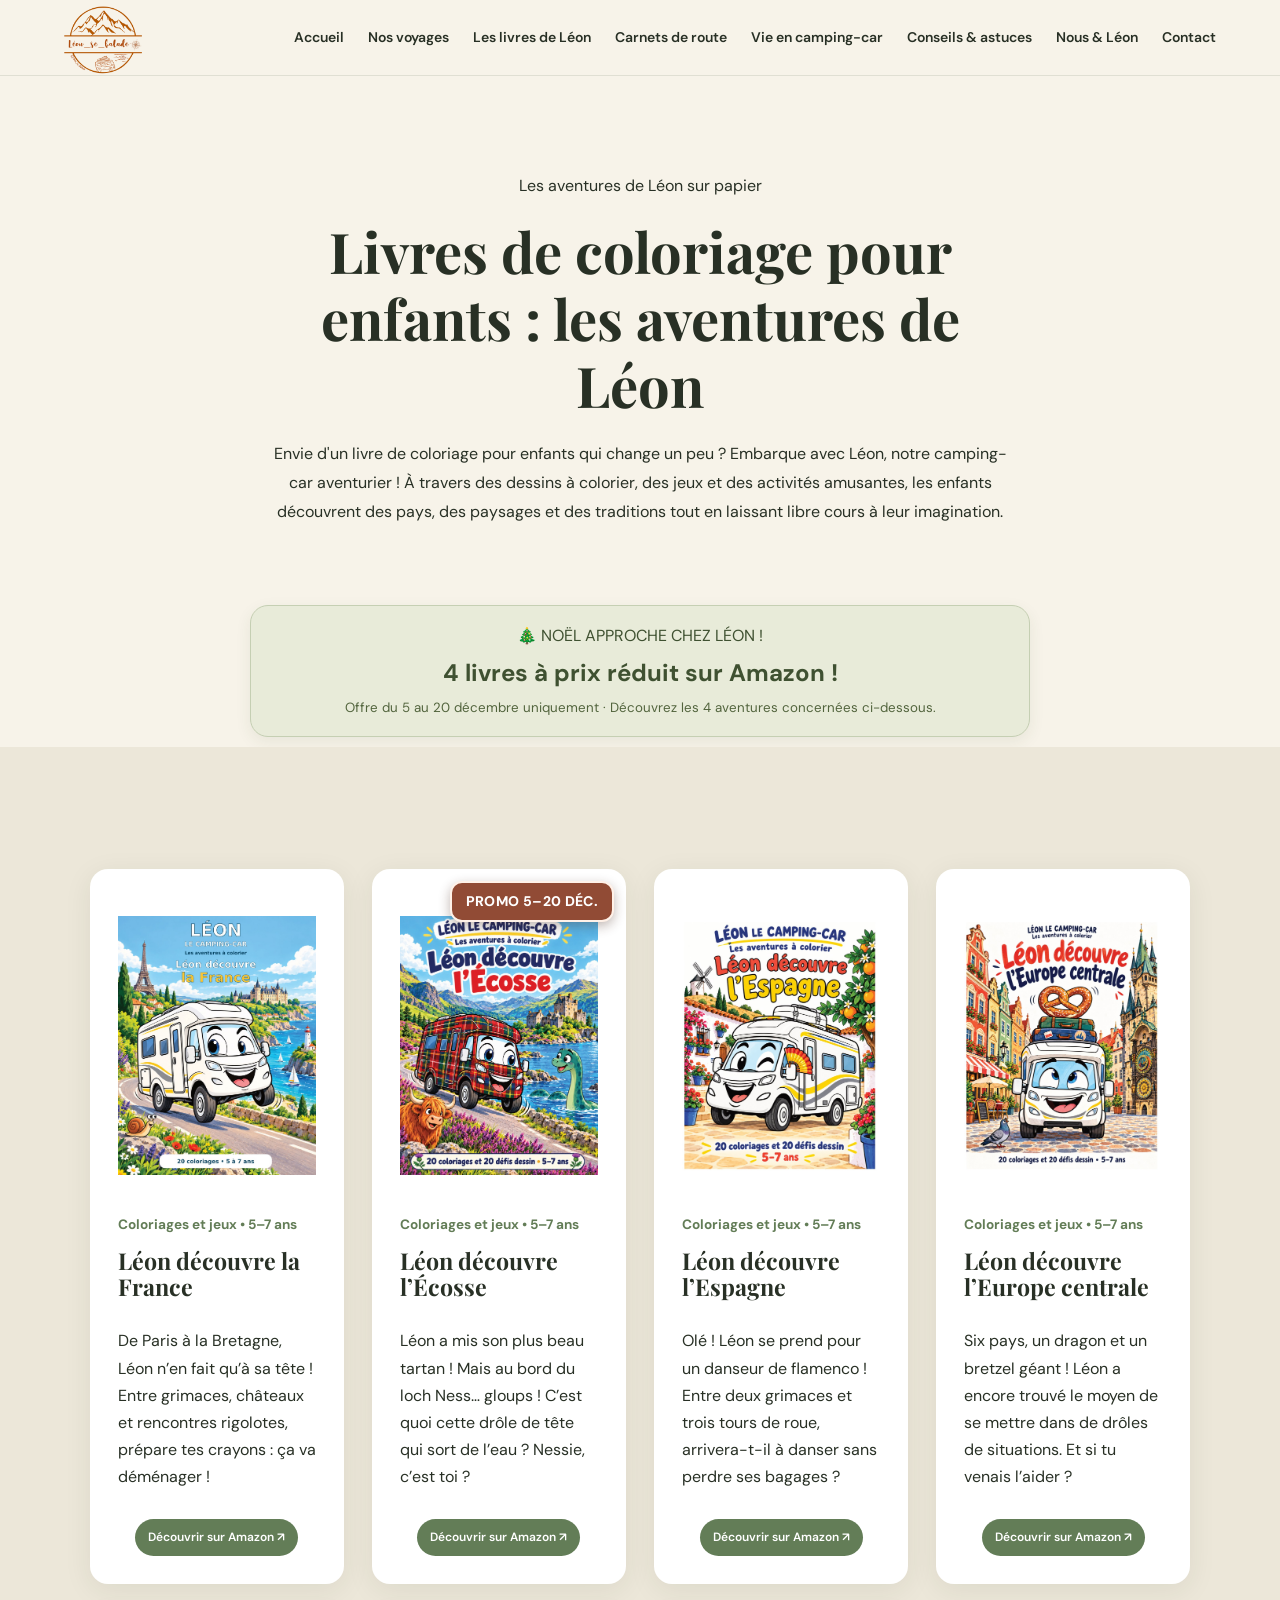
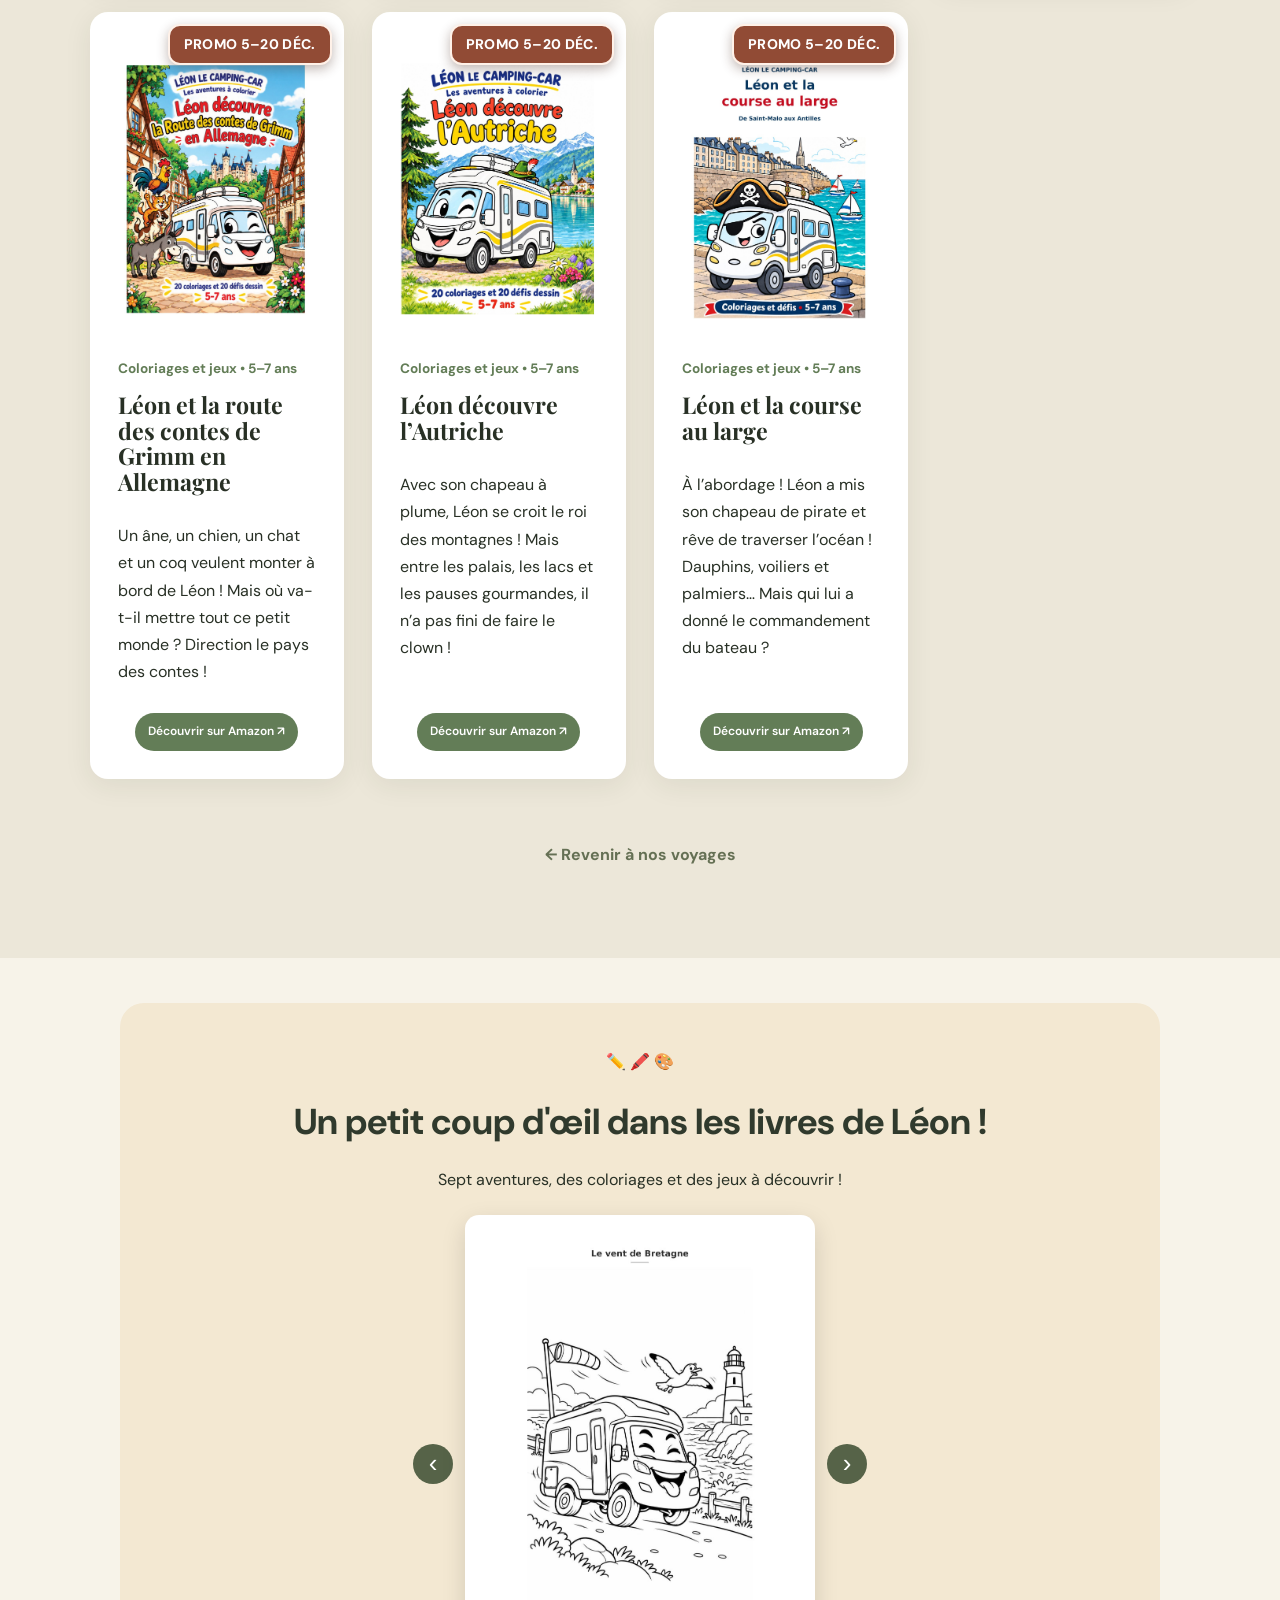
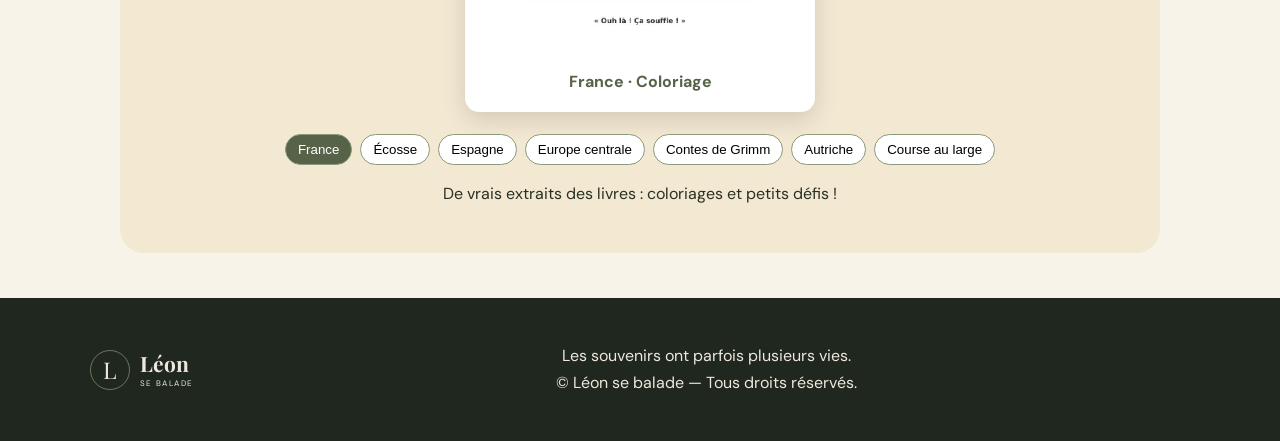
<file: livres-coloriage.html>
<!doctype html>
<html lang="fr">
<head>
  <meta charset="utf-8">
  <meta name="viewport" content="width=device-width, initial-scale=1">
  
<meta property="og:type" content="website">
<meta property="og:locale" content="fr_FR">
<meta property="og:site_name" content="Léon se balade">
<meta property="og:title" content="Les livres de coloriage et de jeux de Léon">
<meta property="og:description" content="Embarque avec Léon, le camping-car ! Sept aventures à découvrir avec des coloriages, des jeux et des petits défis pour les enfants de 5 à 7 ans.">
<meta property="og:url" content="https://leonsebalade.com/livres-coloriage.html">

<meta property="og:image" content="https://leonsebalade.com/couvertures-livres/Image-couvertures.jpeg">

<meta name="twitter:card" content="summary_large_image">

 
<meta name="description" content="Découvrez les livres de coloriage pour enfants Léon se balade : dessins à colorier, jeux et aventures en camping-car pour découvrir les pays en s'amusant.">
  
<title>Livres de coloriage pour enfants | Léon se balade</title>

  <link rel="preconnect" href="https://fonts.googleapis.com">
  <link rel="preconnect" href="https://fonts.gstatic.com" crossorigin>
  <link href="https://fonts.googleapis.com/css2?family=DM+Sans:wght@400;500;600;700&family=Playfair+Display:wght@600;700&display=swap" rel="stylesheet">
  <link rel="stylesheet" href="style.css?v=5">
  <style>
    .books-intro {max-width: 800px; margin: 0 auto; text-align: center; padding: 80px 24px 40px;}
    .books-intro h1 {font-family: 'Playfair Display', serif; font-size: clamp(2rem, 5vw, 3.5rem); line-height: 1.2; margin: 12px 0 22px;}
    .books-intro p {line-height: 1.8;}
    .books-grid {display: grid; grid-template-columns: repeat(auto-fit, minmax(245px, 1fr)); gap: 28px; margin-top: 32px;}
    .book-card {background: white; border-radius: 18px; padding: 28px; box-shadow: 0 6px 28px rgba(35,45,30,.08); display: flex; flex-direction: column;}
    .book-cover {display:block; width:100%; height:auto; aspect-ratio: 2 / 3; object-fit:contain; margin-bottom:20px; border-radius:8px;}
    .book-card h2 {font-family: 'Playfair Display', serif; font-size: 1.45rem; margin: 0 0 12px;}
    .book-card p {line-height: 1.7; flex-grow: 1;}

    /* Offre de Noël : affichage limité du 5 au 20 décembre 2026 */
    .noel-offer {display:none;max-width:780px;margin:22px auto 10px;padding:17px 22px;border:1px solid #c5cfb3;border-radius:18px;background:#e8ebd9;color:#3f5131;text-align:center;box-shadow:0 5px 16px rgba(54,72,40,.08)}
    .noel-offer.is-visible {display:block}
    .noel-offer strong {display:block;font-size:clamp(18px,3vw,24px);margin:4px 0}
    .noel-offer small {display:block;color:#52643d}
    .book-card.noel-discount {position:relative}
    .book-card.noel-discount::before {content:"PROMO 5–20 DÉC.";position:absolute;top:12px;right:12px;z-index:2;padding:10px 14px;border-radius:12px;background:#914b35;color:#fff;border:2px solid #fff1e8;font-size:14px;font-weight:800;letter-spacing:.35px;line-height:1.2;text-align:center;box-shadow:0 4px 12px rgba(61,30,20,.32)}
    .amazon-button {display:inline-flex; align-items:center; justify-content:center; gap:5px; align-self:center; margin-top:12px; padding:9px 13px; border-radius:999px; background:#637d57; color:#fff; font-size:12px; font-weight:600; text-decoration:none; white-space:nowrap; transition:background .2s;}
    .amazon-button:hover, .amazon-button:focus-visible {background:#405838; color:#fff;}
    .book-tag {font-size: .85rem; font-weight: 700; color: #637d57; margin-bottom: 12px;}
    .books-note {max-width: 800px; margin: 42px auto 0; text-align: center; line-height: 1.7;}
    .books-footer-link {display: inline-block; margin-top: 20px;}
 
  
.leon-gallery {
  max-width: 1040px;
  margin: 45px auto;
  padding: 30px 20px;
  background: #f3e8d2;
  border-radius: 24px;
  text-align: center;
}

.leon-gallery h2 {
  font-size: clamp(24px, 3vw, 36px);
  color: #303a2d;
  margin: 12px 0;
}

.leon-gallery-stage {
  display: flex;
  align-items: center;
  justify-content: center;
  gap: 12px;
  margin: 22px auto;
}

.leon-gallery-figure {
  width: 75%;
  max-width: 350px;
  margin: 0;
  padding: 12px;
  background: white;
  border-radius: 14px;
  box-shadow: 0 8px 25px #0002;
}

.leon-gallery-figure img {
  width: 100%;
  height: 430px;
  object-fit: contain;
}

.leon-gallery-figure figcaption {
  padding: 12px 0 4px;
  color: #566348;
  font-weight: bold;
}

.leon-gallery-arrow {
  background: #566348;
  color: white;
  border: none;
  border-radius: 50%;
  width: 40px;
  height: 40px;
  font-size: 26px;
  cursor: pointer;
}

.leon-gallery-dots {
  display: flex;
  justify-content: center;
  flex-wrap: wrap;
  gap: 8px;
}

.leon-gallery-dots button {
  border: 1px solid #8b997c;
  background: white;
  border-radius: 20px;
  padding: 7px 12px;
  cursor: pointer;
}

.leon-gallery-dots button[aria-current="true"] {
  background: #566348;
  color: white;
}

@media (max-width: 550px) {
  .leon-gallery-figure img { height: 300px; }
  .leon-gallery-stage { gap: 5px; }
}

  
  </style>

<script type="application/ld+json">
{
  "@context": "https://schema.org",
  "@graph": [
    {
      "@type": "Book",
      "name": "Léon découvre la France",
      "author": {"@type": "Person", "name": "Patricia G."},
      "image": "https://leonsebalade.com/couvertures-livres/livre-france.jpg",
      "url": "https://www.amazon.fr/dp/B0HNSWWT28",
      "inLanguage": "fr"
    },
    {
      "@type": "Book",
      "name": "Léon découvre l’Écosse",
      "author": {"@type": "Person", "name": "Patricia G."},
      "image": "https://leonsebalade.com/couvertures-livres/livre-ecosse.jpg",
      "url": "https://www.amazon.fr/dp/B0HNT6MJHD",
      "inLanguage": "fr"
    },
    {
      "@type": "Book",
      "name": "Léon découvre l’Espagne",
      "author": {"@type": "Person", "name": "Patricia G."},
      "image": "https://leonsebalade.com/couvertures-livres/livre-espagne.jpg",
      "url": "https://www.amazon.fr/dp/B0HP8C167H",
      "inLanguage": "fr"
    },
    {
      "@type": "Book",
      "name": "Léon découvre l’Europe centrale",
      "author": {"@type": "Person", "name": "Patricia G."},
      "image": "https://leonsebalade.com/couvertures-livres/livre-europe-centrale.jpg",
      "url": "https://www.amazon.fr/dp/B0HP7TV8YR",
      "inLanguage": "fr"
    },
    {
      "@type": "Book",
      "name": "Léon et la route des contes de Grimm en Allemagne",
      "author": {"@type": "Person", "name": "Patricia G."},
      "image": "https://leonsebalade.com/couvertures-livres/livre-allemagne-grimm.jpg",
      "url": "https://www.amazon.fr/dp/B0HPZ6Z613",
      "inLanguage": "fr"
    },
    {
      "@type": "Book",
      "name": "Léon découvre l’Autriche",
      "author": {"@type": "Person", "name": "Patricia G."},
      "image": "https://leonsebalade.com/couvertures-livres/livre-autriche.jpg",
      "url": "https://www.amazon.fr/dp/B0HQ7CWG47",
      "inLanguage": "fr"
    },
  
{
  "@type": "Book",
  "name": "Léon et la course au large",
  "author": {"@type": "Person", "name": "Patricia G."},
  "image": "https://leonsebalade.com/couvertures-livres/livre-course-au-large.jpg",
  "url": "https://www.amazon.fr/dp/B0HQY2DK57",
  "inLanguage": "fr"
}

  ]
}
</script>


  <!-- Suivi des visites Metricool -->
  <script>function loadScript(a){var b=document.getElementsByTagName("head")[0],c=document.createElement("script");c.type="text/javascript",c.src="https://tracker.metricool.com/resources/be.js",c.onreadystatechange=a,c.onload=a,b.appendChild(c)}loadScript(function(){beTracker.t({hash:"5932058eeef750c6b005a0ea1be40c74"})});</script>
</head>
<body>
  <header class="site-header">
    <a class="brand" href="index.html#accueil" aria-label="Retour à l'accueil">
      <img src="Logo.PNG" alt="Léon se balade" class="site-logo">
    </a>
    <button class="menu-toggle" aria-expanded="false" aria-controls="menu">Menu</button>
    <nav id="menu" class="nav" aria-label="Navigation principale">
      <a href="index.html#accueil">Accueil</a>
      <a href="index.html#voyages">Nos voyages</a>
      <a href="livres-coloriage.html" aria-current="page">Les livres de Léon</a>
      <a href="index.html#carnets">Carnets de route</a>
      <a href="index.html#camping-car">Vie en camping-car</a>
      <a href="index.html#conseils">Conseils &amp; astuces</a>
      <a href="index.html#apropos">Nous &amp; Léon</a>
      <a href="index.html#contact">Contact</a>
    </nav>
  </header>

  <main>
    <section class="books-intro">
      <p class="eyebrow">Les aventures de Léon sur papier</p>
      
<h1>Livres de coloriage pour enfants : les aventures de Léon</h1>

     
<p>Envie d'un livre de coloriage pour enfants qui change un peu ? Embarque avec Léon, notre camping-car aventurier ! À travers des dessins à colorier, des jeux et des activités amusantes, les enfants découvrent des pays, des paysages et des traditions tout en laissant libre cours à leur imagination.</p>

    </section>
    <div id="noel-offer" class="noel-offer" role="note" aria-label="Offre spéciale Noël" hidden>
      <span>🎄 NOËL APPROCHE CHEZ LÉON !</span>
      <strong id="noel-offer-title">4 livres en promotion du 5 au 20 décembre uniquement !</strong>
      <small id="noel-offer-detail">Offre à venir sur Amazon · Découvrez les 4 aventures concernées ci-dessous.</small>
    </div>
    <section class="section section-tint" aria-label="Collection de livres de coloriage">
      <div class="books-grid">
        <article class="book-card"><img class="book-cover" src="couvertures-livres/livre-france.jpg" alt="Couverture du livre Léon découvre la France, coloriages et jeux pour enfants de 5 à 7 ans" loading="lazy"><div class="book-tag">Coloriages et jeux • 5–7 ans</div><h2>Léon découvre la France</h2><p>De Paris à la Bretagne, Léon n’en fait qu’à sa tête ! Entre grimaces, châteaux et rencontres rigolotes, prépare tes crayons : ça va déménager !</p><a class="amazon-button" href="https://www.amazon.fr/dp/B0HNSWWT28" target="_blank" rel="noopener noreferrer" aria-label="Découvrir ce livre sur Amazon">Découvrir sur Amazon ↗</a></article>
        <article class="book-card"><img class="book-cover" src="couvertures-livres/livre-ecosse.jpg" alt="Couverture du livre Léon découvre l'Écosse, coloriages et jeux pour enfants de 5 à 7 ans" loading="lazy"><div class="book-tag">Coloriages et jeux • 5–7 ans</div><h2>Léon découvre l’Écosse</h2><p>Léon a mis son plus beau tartan ! Mais au bord du loch Ness… gloups ! C’est quoi cette drôle de tête qui sort de l’eau ? Nessie, c’est toi ?</p><a class="amazon-button" href="https://www.amazon.fr/dp/B0HNT6MJHD" target="_blank" rel="noopener noreferrer" aria-label="Découvrir ce livre sur Amazon">Découvrir sur Amazon ↗</a></article>
        <article class="book-card"><img class="book-cover" src="couvertures-livres/livre-espagne.jpg" alt="Couverture du livre Léon découvre l'Espagne, coloriages et jeux pour enfants de 5 à 7 ans" loading="lazy"><div class="book-tag">Coloriages et jeux • 5–7 ans</div><h2>Léon découvre l’Espagne</h2><p>Olé ! Léon se prend pour un danseur de flamenco ! Entre deux grimaces et trois tours de roue, arrivera-t-il à danser sans perdre ses bagages ?</p><a class="amazon-button" href="https://www.amazon.fr/dp/B0HP8C167H" target="_blank" rel="noopener noreferrer" aria-label="Découvrir ce livre sur Amazon">Découvrir sur Amazon ↗</a></article>
        <article class="book-card"><img class="book-cover" src="couvertures-livres/livre-europe-centrale.jpg" alt="Couverture du livre Léon découvre l'Europe centrale, coloriages et jeux pour enfants de 5 à 7 ans" loading="lazy"><div class="book-tag">Coloriages et jeux • 5–7 ans</div><h2>Léon découvre l’Europe centrale</h2><p>Six pays, un dragon et un bretzel géant ! Léon a encore trouvé le moyen de se mettre dans de drôles de situations. Et si tu venais l’aider ?</p><a class="amazon-button" href="https://www.amazon.fr/dp/B0HP7TV8YR" target="_blank" rel="noopener noreferrer" aria-label="Découvrir ce livre sur Amazon">Découvrir sur Amazon ↗</a></article>
        <article class="book-card"><img class="book-cover" src="couvertures-livres/livre-allemagne-grimm.jpg" alt="Couverture du livre Léon et la route des contes de Grimm en Allemagne, coloriages et jeux pour enfants de 5 à 7 ans" loading="lazy"><div class="book-tag">Coloriages et jeux • 5–7 ans</div><h2>Léon et la route des contes de Grimm en Allemagne</h2><p>Un âne, un chien, un chat et un coq veulent monter à bord de Léon ! Mais où va-t-il mettre tout ce petit monde ? Direction le pays des contes !</p><a class="amazon-button" href="https://www.amazon.fr/dp/B0HPZ6Z613" target="_blank" rel="noopener noreferrer" aria-label="Découvrir ce livre sur Amazon">Découvrir sur Amazon ↗</a></article>
        <article class="book-card"><img class="book-cover" src="couvertures-livres/livre-autriche.jpg" alt="Couverture du livre Léon découvre l'Autriche, coloriages et jeux pour enfants de 5 à 7 ans" loading="lazy"><div class="book-tag">Coloriages et jeux • 5–7 ans</div><h2>Léon découvre l’Autriche</h2><p>Avec son chapeau à plume, Léon se croit le roi des montagnes ! Mais entre les palais, les lacs et les pauses gourmandes, il n’a pas fini de faire le clown !</p><a class="amazon-button" href="https://www.amazon.fr/dp/B0HQ7CWG47" target="_blank" rel="noopener noreferrer" aria-label="Découvrir ce livre sur Amazon">Découvrir sur Amazon ↗</a></article>
        <article class="book-card">
          <img class="book-cover" src="couvertures-livres/livre-course-au-large.jpg" alt="Couverture du livre Léon et la course au large, coloriages et jeux pour enfants de 5 à 7 ans">
         
<div class="book-tag"> Coloriages et jeux • 5–7 ans</div>

          <h2>Léon et la course au large</h2>
          <p>À l’abordage ! Léon a mis son chapeau de pirate et rêve de traverser l’océan ! Dauphins, voiliers et palmiers… Mais qui lui a donné le commandement du bateau ?</p>
          <a class="amazon-button" href="https://www.amazon.fr/dp/B0HQY2DK57" target="_blank" rel="noopener noreferrer" aria-label="Découvrir Léon et la course au large sur Amazon">Découvrir sur Amazon ↗</a>
        </article>
      </div>
      
<p class="books-note"><a class="text-link books-footer-link" href="index.html#voyages">← Revenir à nos voyages</a></p>

    </section>

  
<section class="leon-gallery" aria-label="Extraits des livres de Léon">
  <p>✏️ 🖍️ 🎨</p>
  <h2>Un petit coup d'œil dans les livres de Léon !</h2>
  <p>Sept aventures, des coloriages et des jeux à découvrir !</p>

  <div class="leon-gallery-stage">
    <button class="leon-gallery-arrow" id="leon-prev"
            type="button" aria-label="Page précédente">‹</button>

    <figure class="leon-gallery-figure">
      <img id="leon-gallery-image"
           src="galerie-leon/france.jpg"
           alt="Extrait d'un livre de Léon">
      <figcaption id="leon-gallery-caption">France · Coloriage</figcaption>
    </figure>

    <button class="leon-gallery-arrow" id="leon-next"
            type="button" aria-label="Page suivante">›</button>
  </div>

  <div class="leon-gallery-dots" id="leon-gallery-dots"></div>

  <p>De vrais extraits des livres : coloriages et petits défis !</p>
</section>

  
  </main>
  <footer>
    <a class="brand footer-brand" href="index.html#accueil"><span class="brand-mark">L</span><span><strong>Léon</strong><small>se balade</small></span></a>
    <div class="footer-text"><p>Les souvenirs ont parfois plusieurs vies.</p><p>© Léon se balade — Tous droits réservés.</p></div>
  </footer>

  <script>
    (function () {
      // Date du jour en France, indépendamment du fuseau horaire du visiteur.
      var today = new Intl.DateTimeFormat('en-CA', {timeZone:'Europe/Paris',year:'numeric',month:'2-digit',day:'2-digit'}).format(new Date());
      if (today > '2026-12-20') return;
      var offer = document.getElementById('noel-offer');
      if (offer) {offer.hidden = false; offer.classList.add('is-visible');}
      if (today >= '2026-12-05') {
        var title = document.getElementById('noel-offer-title');
        var detail = document.getElementById('noel-offer-detail');
        if (title) title.textContent = '4 livres à prix réduit sur Amazon !';
        if (detail) detail.textContent = 'Offre du 5 au 20 décembre uniquement · Découvrez les 4 aventures concernées ci-dessous.';
      }
      var discounted = ['B0HNT6MJHD','B0HPZ6Z613','B0HQ7CWG47','B0HQY2DK57'];
      document.querySelectorAll('.book-card').forEach(function (card) {
        var link = card.querySelector('a.amazon-button');
        if (link && discounted.some(function(id){return link.href.indexOf(id) !== -1;})) {
          card.classList.add('noel-discount');
        }
      });
    }());
  </script>
  <script src="script.js"></script>




<script>
(() => {
  const pages = [
    ["France · Coloriage", "france.jpg"],
    ["France · Jeu", "france-jeu.jpg"],
    ["Écosse · Coloriage", "ecosse.jpg"],
    ["Écosse · Jeu", "ecosse-jeu.jpg"],
    ["Espagne · Coloriage", "espagne.jpg"],
    ["Espagne · Jeu", "espagne-jeu.jpg"],
    ["Europe centrale · Coloriage", "europe.jpg"],
    ["Europe centrale · Jeu", "europe-jeu.jpg"],
    ["Contes de Grimm · Coloriage", "grimm.jpg"],
    ["Contes de Grimm · Jeu", "grimm-jeu.jpg"],
    ["Autriche · Coloriage", "autriche.jpg"],
    ["Autriche · Jeu", "autriche-jeu.jpg"],
    ["Course au large · Coloriage", "large.jpg"],
    ["Course au large · Jeu", "large-jeu.jpg"]
  ];

  const image = document.getElementById("leon-gallery-image");
  const caption = document.getElementById("leon-gallery-caption");
  const dots = document.getElementById("leon-gallery-dots");

  let current = 0;

  function afficher(index) {
    current = (index + pages.length) % pages.length;

    const [titre, fichier] = pages[current];

    const nouvelleImage = document.createElement("img");
    nouvelleImage.id = "leon-gallery-image";
    nouvelleImage.alt = "Extrait : " + titre;
    nouvelleImage.style.cssText =
      "display:block;width:100%;height:430px;object-fit:contain;";

  nouvelleImage.src = "https://leonsebalade-maker.github.io/leon-se-balade/galerie-leon/" + encodeURIComponent(fichier);

    nouvelleImage.onerror = function () {
      this.alt = "Impossible de charger : " + fichier;
      console.error("Erreur image :", this.src);
    };

    const ancienneImage =
      document.getElementById("leon-gallery-image");

    ancienneImage.replaceWith(nouvelleImage);

    caption.textContent = titre;

    [...dots.children].forEach((bouton, i) => {
      bouton.setAttribute(
        "aria-current",
        String(i === Math.floor(current / 2))
      );
    });
  }

  pages.forEach(([titre], index) => {
    if (index % 2 !== 0) return;

    const bouton = document.createElement("button");
    bouton.type = "button";
    bouton.textContent = titre.split(" · ")[0];
    bouton.addEventListener("click", () => afficher(index));
    dots.appendChild(bouton);
  });

  document.getElementById("leon-prev")
    .addEventListener("click", () => afficher(current - 1));

  document.getElementById("leon-next")
    .addEventListener("click", () => afficher(current + 1));

  afficher(0);
})();
</script>




</body>
</html>
</file>
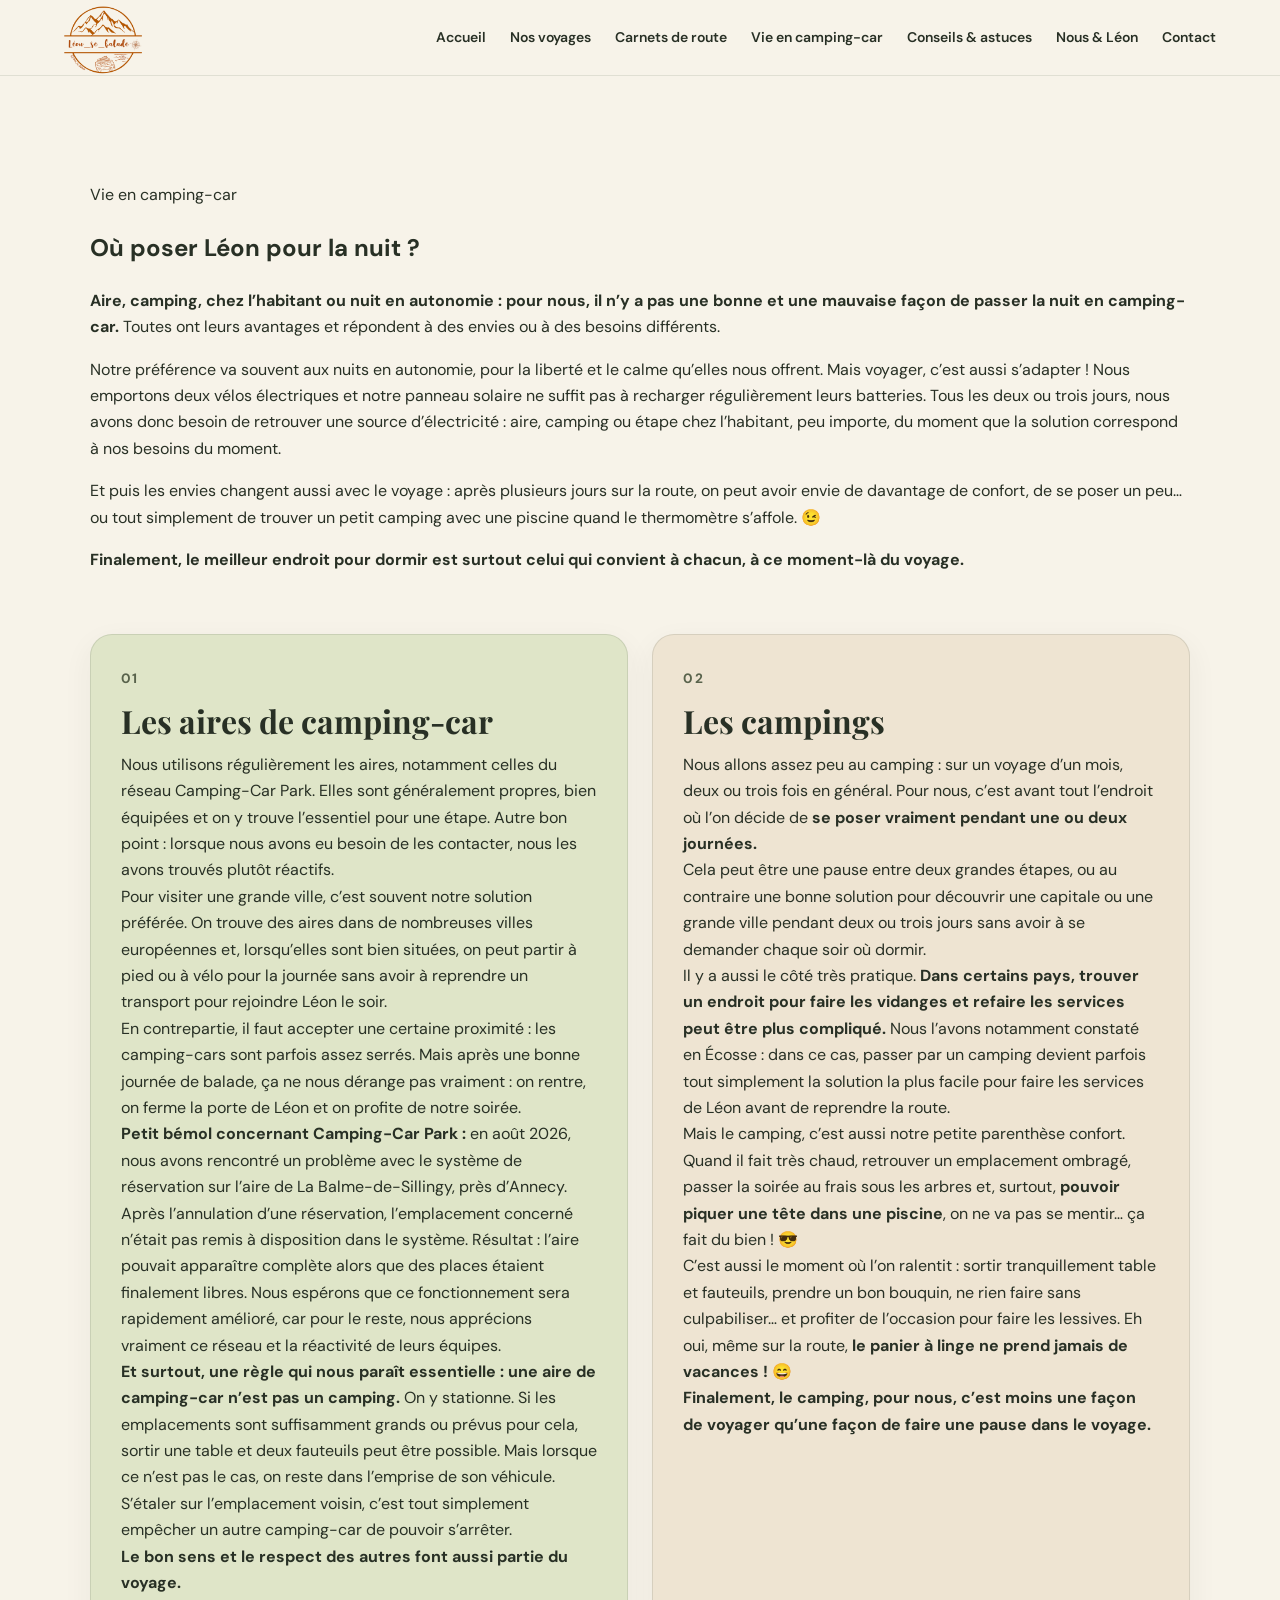
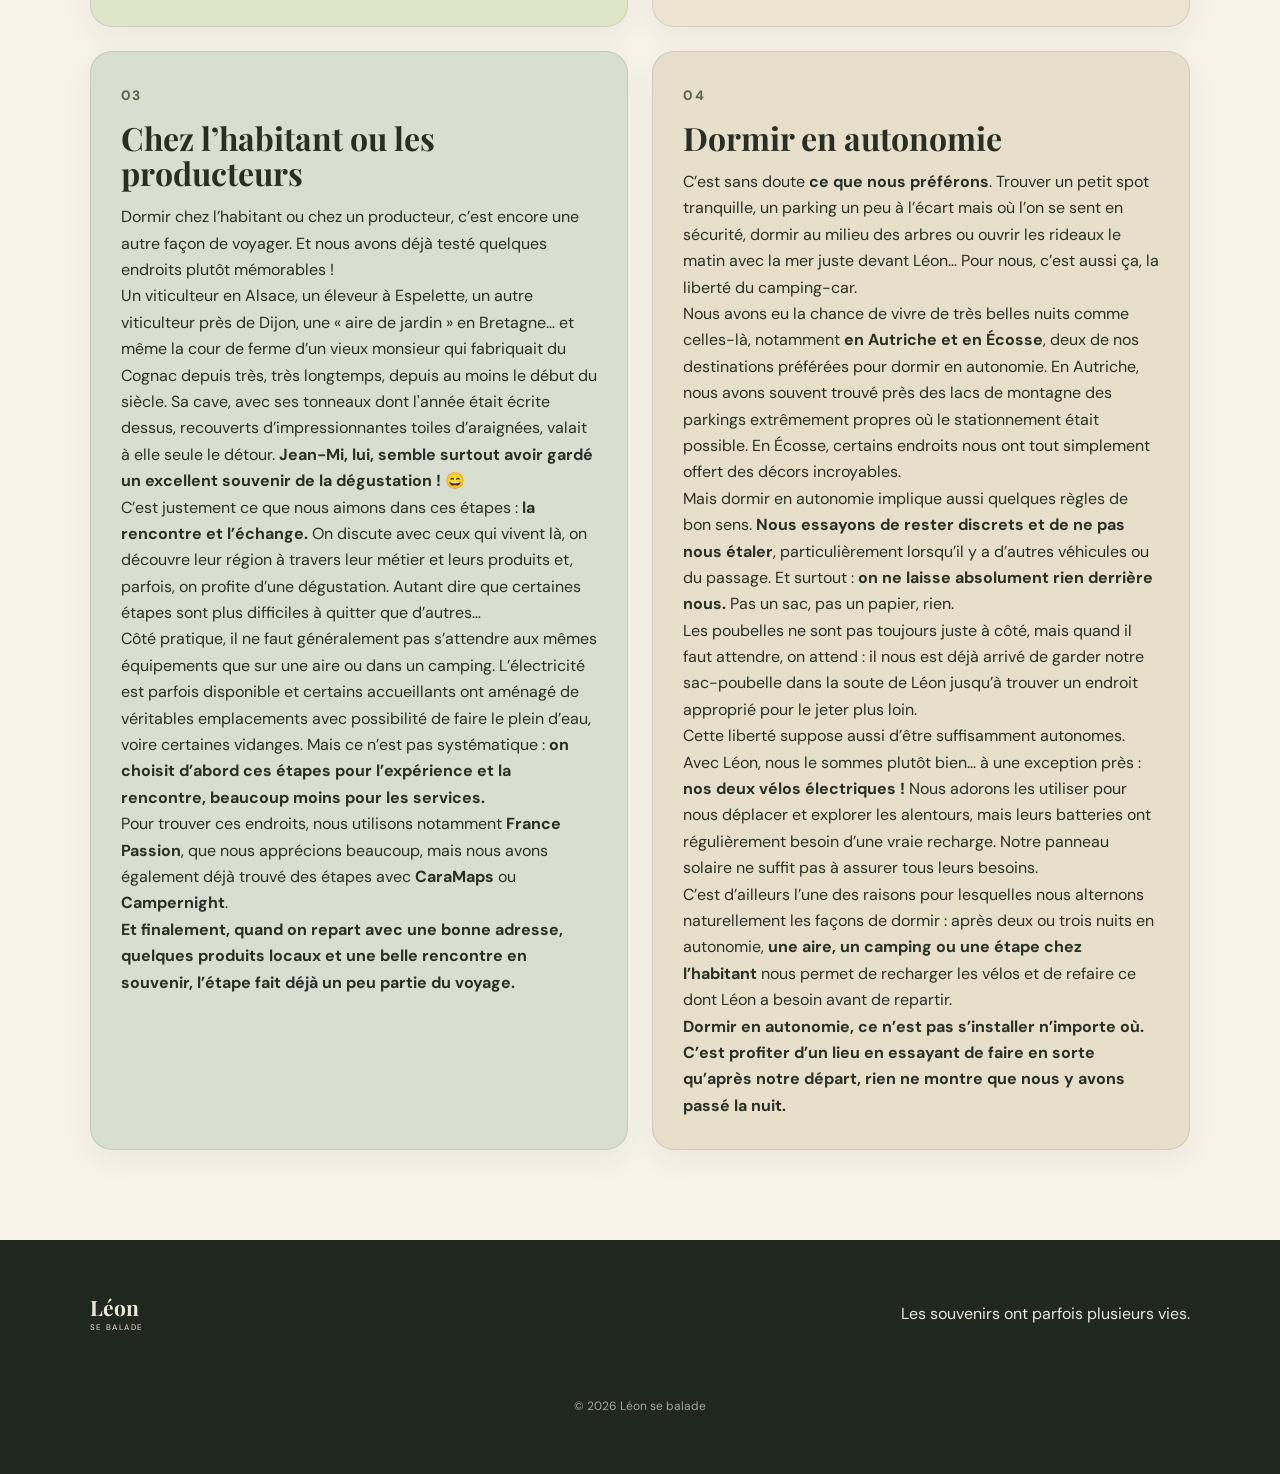
<file: ou-dormir.html>
<!doctype html>
<html lang="fr">
<head>
  <meta charset="utf-8">
  <meta name="viewport" content="width=device-width, initial-scale=1">
  <meta name="description" content="Où dormir en camping-car avec Léon : aires, campings, chez l’habitant et nuits en autonomie.">
  <title>Où dormir ? | Léon se balade</title>

  <link rel="preconnect" href="https://fonts.googleapis.com">
  <link rel="preconnect" href="https://fonts.gstatic.com" crossorigin>
  <link href="https://fonts.googleapis.com/css2?family=Allura&family=DM+Sans:wght@400;500;600;700&family=Playfair+Display:wght@600;700&display=swap" rel="stylesheet">

  <link rel="stylesheet" href="style.css">

  <!-- Suivi des visites Metricool -->
  <script>function loadScript(a){var b=document.getElementsByTagName("head")[0],c=document.createElement("script");c.type="text/javascript",c.src="https://tracker.metricool.com/resources/be.js",c.onreadystatechange=a,c.onload=a,b.appendChild(c)}loadScript(function(){beTracker.t({hash:"5932058eeef750c6b005a0ea1be40c74"})});</script>
</head>

<body>

  <header class="site-header">
    <a class="brand" href="index.html#accueil" aria-label="Retour à l'accueil">
      <img src="Logo.PNG" alt="Léon se balade" class="site-logo">
    </a>

    <button class="menu-toggle" aria-expanded="false" aria-controls="menu">Menu</button>

    <nav id="menu" class="nav" aria-label="Navigation principale">
      <a href="index.html#accueil">Accueil</a>
      <a href="index.html#voyages">Nos voyages</a>
      <a href="index.html#carnets">Carnets de route</a>
      <a href="index.html#camping-car">Vie en camping-car</a>
      <a href="index.html#conseils">Conseils & astuces</a>
      <a href="index.html#apropos">Nous & Léon</a>
      <a href="index.html#contact">Contact</a>
    </nav>

    <div class="language-switcher">
      <button type="button" id="lang-fr" class="lang-active">FR</button>
      <span>|</span>
      <button type="button" id="lang-en">EN</button>
    </div>
  </header>

  <main>

    <section class="section ou-dormir-intro">
      <p class="eyebrow">Vie en camping-car</p>
      <h1>Où poser Léon pour la nuit ?</h1>

      <p class="ou-dormir-lead">
        <div class="ou-dormir-lead">

  <p>
    <strong>Aire, camping, chez l’habitant ou nuit en autonomie : pour nous,
    il n’y a pas une bonne et une mauvaise façon de passer la nuit en camping-car.</strong>
    Toutes ont leurs avantages et répondent à des envies ou à des besoins différents.
  </p>

  <p>
    Notre préférence va souvent aux nuits en autonomie, pour la liberté et le calme
    qu’elles nous offrent. Mais voyager, c’est aussi s’adapter ! Nous emportons deux
    vélos électriques et notre panneau solaire ne suffit pas à recharger régulièrement
    leurs batteries. Tous les deux ou trois jours, nous avons donc besoin de retrouver
    une source d’électricité : aire, camping ou étape chez l’habitant, peu importe,
    du moment que la solution correspond à nos besoins du moment.
  </p>

  <p>
    Et puis les envies changent aussi avec le voyage : après plusieurs jours sur la route,
    on peut avoir envie de davantage de confort, de se poser un peu… ou tout simplement
    de trouver un petit camping avec une piscine quand le thermomètre s’affole. 😉
  </p>

  <p>
    <strong>Finalement, le meilleur endroit pour dormir est surtout celui qui convient
    à chacun, à ce moment-là du voyage.</strong>
  </p>

</div>
      </p>
    </section>

    <section class="section">
      <div class="ou-dormir-grid">

        <article class="ou-dormir-card">
  <span class="ou-dormir-number">01</span>
  <h2>Les aires de camping-car</h2>

  <p>
    Nous utilisons régulièrement les aires, notamment celles du réseau Camping-Car Park.
    Elles sont généralement propres, bien équipées et on y trouve l’essentiel pour une étape.
    Autre bon point : lorsque nous avons eu besoin de les contacter, nous les avons trouvés
    plutôt réactifs.
  </p>

  <p>
    Pour visiter une grande ville, c’est souvent notre solution préférée. On trouve des aires
    dans de nombreuses villes européennes et, lorsqu’elles sont bien situées, on peut partir
    à pied ou à vélo pour la journée sans avoir à reprendre un transport pour rejoindre Léon
    le soir.
  </p>

  <p>
    En contrepartie, il faut accepter une certaine proximité : les camping-cars sont parfois
    assez serrés. Mais après une bonne journée de balade, ça ne nous dérange pas vraiment :
    on rentre, on ferme la porte de Léon et on profite de notre soirée.
  </p>

  <p>
    <strong>Petit bémol concernant Camping-Car Park :</strong> en août 2026, nous avons
    rencontré un problème avec le système de réservation sur l’aire de La Balme-de-Sillingy,
    près d’Annecy. Après l’annulation d’une réservation, l’emplacement concerné n’était pas
    remis à disposition dans le système. Résultat : l’aire pouvait apparaître complète alors
    que des places étaient finalement libres. Nous espérons que ce fonctionnement sera
    rapidement amélioré, car pour le reste, nous apprécions vraiment ce réseau et la
    réactivité de leurs équipes.
  </p>

  <p>
    <strong>Et surtout, une règle qui nous paraît essentielle : une aire de camping-car
    n’est pas un camping.</strong> On y stationne. Si les emplacements sont suffisamment
    grands ou prévus pour cela, sortir une table et deux fauteuils peut être possible.
    Mais lorsque ce n’est pas le cas, on reste dans l’emprise de son véhicule. S’étaler
    sur l’emplacement voisin, c’est tout simplement empêcher un autre camping-car de
    pouvoir s’arrêter.
  </p>

  <p>
    <strong>Le bon sens et le respect des autres font aussi partie du voyage.</strong>
  </p>
</article>

       <article class="ou-dormir-card">
  <span class="ou-dormir-number">02</span>
  <h2>Les campings</h2>

  <p>
    Nous allons assez peu au camping : sur un voyage d’un mois, deux ou trois fois
    en général. Pour nous, c’est avant tout l’endroit où l’on décide de
    <strong>se poser vraiment pendant une ou deux journées.</strong>
  </p>

  <p>
    Cela peut être une pause entre deux grandes étapes, ou au contraire une bonne
    solution pour découvrir une capitale ou une grande ville pendant deux ou trois
    jours sans avoir à se demander chaque soir où dormir.
  </p>

  <p>
    Il y a aussi le côté très pratique. <strong>Dans certains pays, trouver un endroit
    pour faire les vidanges et refaire les services peut être plus compliqué.</strong>
    Nous l’avons notamment constaté en Écosse : dans ce cas, passer par un camping
    devient parfois tout simplement la solution la plus facile pour faire les services
    de Léon avant de reprendre la route.
  </p>

  <p>
    Mais le camping, c’est aussi notre petite parenthèse confort. Quand il fait très
    chaud, retrouver un emplacement ombragé, passer la soirée au frais sous les arbres
    et, surtout, <strong>pouvoir piquer une tête dans une piscine</strong>, on ne va
    pas se mentir… ça fait du bien ! 😎
  </p>

  <p>
    C’est aussi le moment où l’on ralentit : sortir tranquillement table et fauteuils,
    prendre un bon bouquin, ne rien faire sans culpabiliser… et profiter de l’occasion
    pour faire les lessives. Eh oui, même sur la route,
    <strong>le panier à linge ne prend jamais de vacances !</strong> 😄
  </p>
    
  <p>
    <strong>Finalement, le camping, pour nous, c’est moins une façon de voyager
    qu’une façon de faire une pause dans le voyage.</strong>
  </p>
</article>

       <article class="ou-dormir-card">
  <span class="ou-dormir-number">03</span>
  <h2>Chez l’habitant ou les producteurs</h2>

  <p>
    Dormir chez l’habitant ou chez un producteur, c’est encore une autre façon
    de voyager. Et nous avons déjà testé quelques endroits plutôt mémorables !
  </p>

  <p>
    Un viticulteur en Alsace, un éleveur à Espelette, un autre viticulteur près
    de Dijon, une « aire de jardin » en Bretagne… et même la cour de ferme d’un
    vieux monsieur qui fabriquait du Cognac depuis très, très longtemps, depuis au moins le début du siècle.
    Sa cave, avec ses tonneaux dont l'année était écrite dessus, recouverts d’impressionnantes toiles d’araignées,
    valait à elle seule le détour.
    <strong>Jean-Mi, lui, semble surtout avoir gardé un excellent souvenir
    de la dégustation !</strong> 😄
  </p>

  <p>
    C’est justement ce que nous aimons dans ces étapes :
    <strong>la rencontre et l’échange.</strong>
    On discute avec ceux qui vivent là, on découvre leur région à travers leur
    métier et leurs produits et, parfois, on profite d’une dégustation.
    Autant dire que certaines étapes sont plus difficiles à quitter que d’autres…
  </p>

  <p>
    Côté pratique, il ne faut généralement pas s’attendre aux mêmes équipements
    que sur une aire ou dans un camping. L’électricité est parfois disponible
    et certains accueillants ont aménagé de véritables emplacements avec possibilité
    de faire le plein d’eau, voire certaines vidanges. Mais ce n’est pas systématique :
    <strong>on choisit d’abord ces étapes pour l’expérience et la rencontre,
    beaucoup moins pour les services.</strong>
  </p>

  <p>
    Pour trouver ces endroits, nous utilisons notamment
    <strong>France Passion</strong>, que nous apprécions beaucoup, mais nous avons
    également déjà trouvé des étapes avec <strong>CaraMaps</strong> ou
    <strong>Campernight</strong>.
  </p>

  <p>
    <strong>Et finalement, quand on repart avec une bonne adresse, quelques produits
    locaux et une belle rencontre en souvenir, l’étape fait déjà un peu partie
    du voyage.</strong>
  </p>
</article>
        

        <article class="ou-dormir-card">
  <span class="ou-dormir-number">04</span>
  <h2>Dormir en autonomie</h2>

  <p>
    C’est sans doute <strong>ce que nous préférons</strong>. Trouver un petit spot
    tranquille, un parking un peu à l’écart mais où l’on se sent en sécurité,
    dormir au milieu des arbres ou ouvrir les rideaux le matin avec la mer juste
    devant Léon… Pour nous, c’est aussi ça, la liberté du camping-car.
  </p>

  <p>
    Nous avons eu la chance de vivre de très belles nuits comme celles-là,
    notamment <strong>en Autriche et en Écosse</strong>, deux de nos destinations
    préférées pour dormir en autonomie. En Autriche, nous avons souvent trouvé
    près des lacs de montagne des parkings extrêmement propres où le stationnement
    était possible. En Écosse, certains endroits nous ont tout simplement offert
    des décors incroyables.
  </p>

  <p>
    Mais dormir en autonomie implique aussi quelques règles de bon sens.
    <strong>Nous essayons de rester discrets et de ne pas nous étaler</strong>,
    particulièrement lorsqu’il y a d’autres véhicules ou du passage.
    Et surtout : <strong>on ne laisse absolument rien derrière nous.</strong>
    Pas un sac, pas un papier, rien.
  </p>

  <p>
    Les poubelles ne sont pas toujours juste à côté, mais quand il faut attendre,
    on attend : il nous est déjà arrivé de garder notre sac-poubelle dans la soute
    de Léon jusqu’à trouver un endroit approprié pour le jeter plus loin.
  </p>

  <p>
    Cette liberté suppose aussi d’être suffisamment autonomes. Avec Léon, nous le
    sommes plutôt bien… à une exception près :
    <strong>nos deux vélos électriques !</strong> Nous adorons les utiliser pour
    nous déplacer et explorer les alentours, mais leurs batteries ont régulièrement
    besoin d’une vraie recharge. Notre panneau solaire ne suffit pas à assurer tous
    leurs besoins.
  </p>

  <p>
    C’est d’ailleurs l’une des raisons pour lesquelles nous alternons naturellement
    les façons de dormir : après deux ou trois nuits en autonomie,
    <strong>une aire, un camping ou une étape chez l’habitant</strong> nous permet
    de recharger les vélos et de refaire ce dont Léon a besoin avant de repartir.
  </p>

  <p>
    <strong>Dormir en autonomie, ce n’est pas s’installer n’importe où.
    C’est profiter d’un lieu en essayant de faire en sorte qu’après notre départ,
    rien ne montre que nous y avons passé la nuit.</strong>
  </p>
</article>

      </div>
    </section>

   

  </main>

  <footer>
    <a class="brand footer-brand" href="index.html#accueil">
      <span><strong>Léon</strong><small>se balade</small></span>
    </a>

    <p>Les souvenirs ont parfois plusieurs vies.</p>

    <p class="copyright">
      © <span id="year"></span> Léon se balade
    </p>
  </footer>

  <script src="script.js"></script>

</body>
</html>
</file>
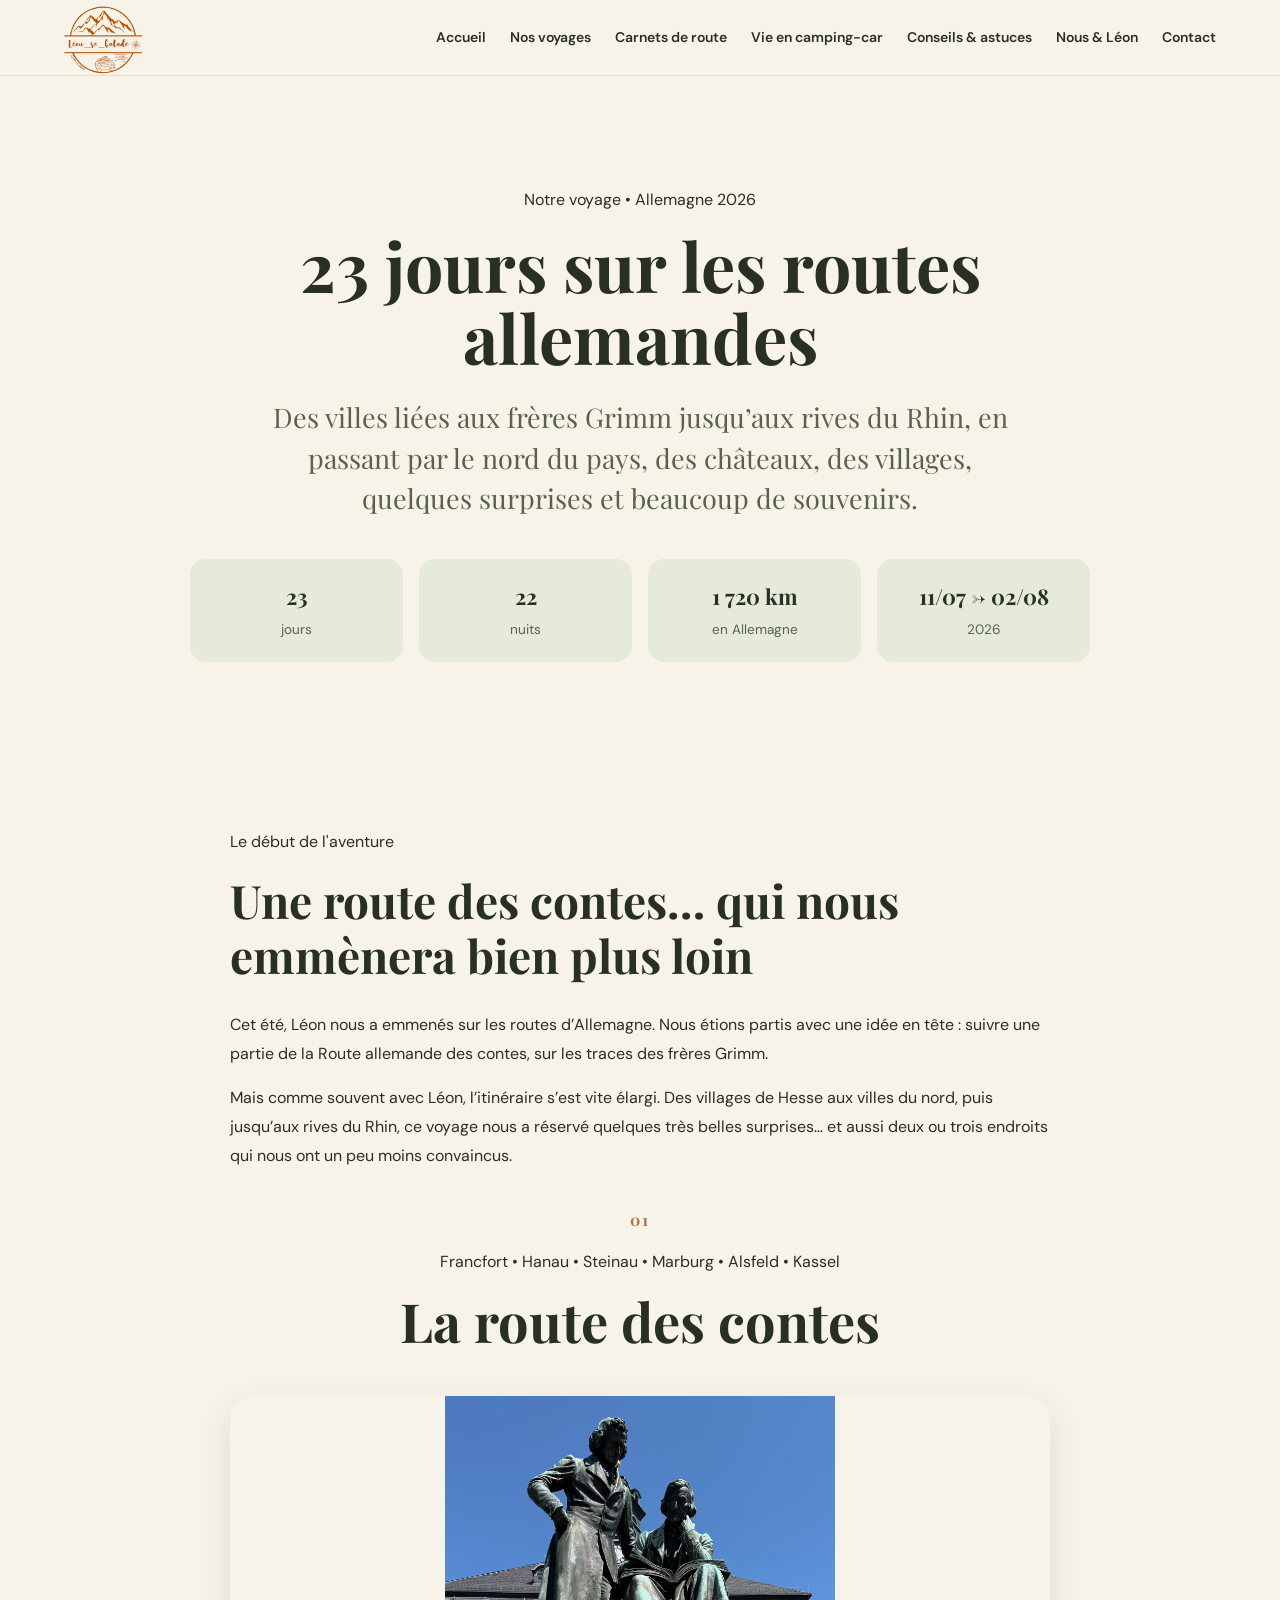
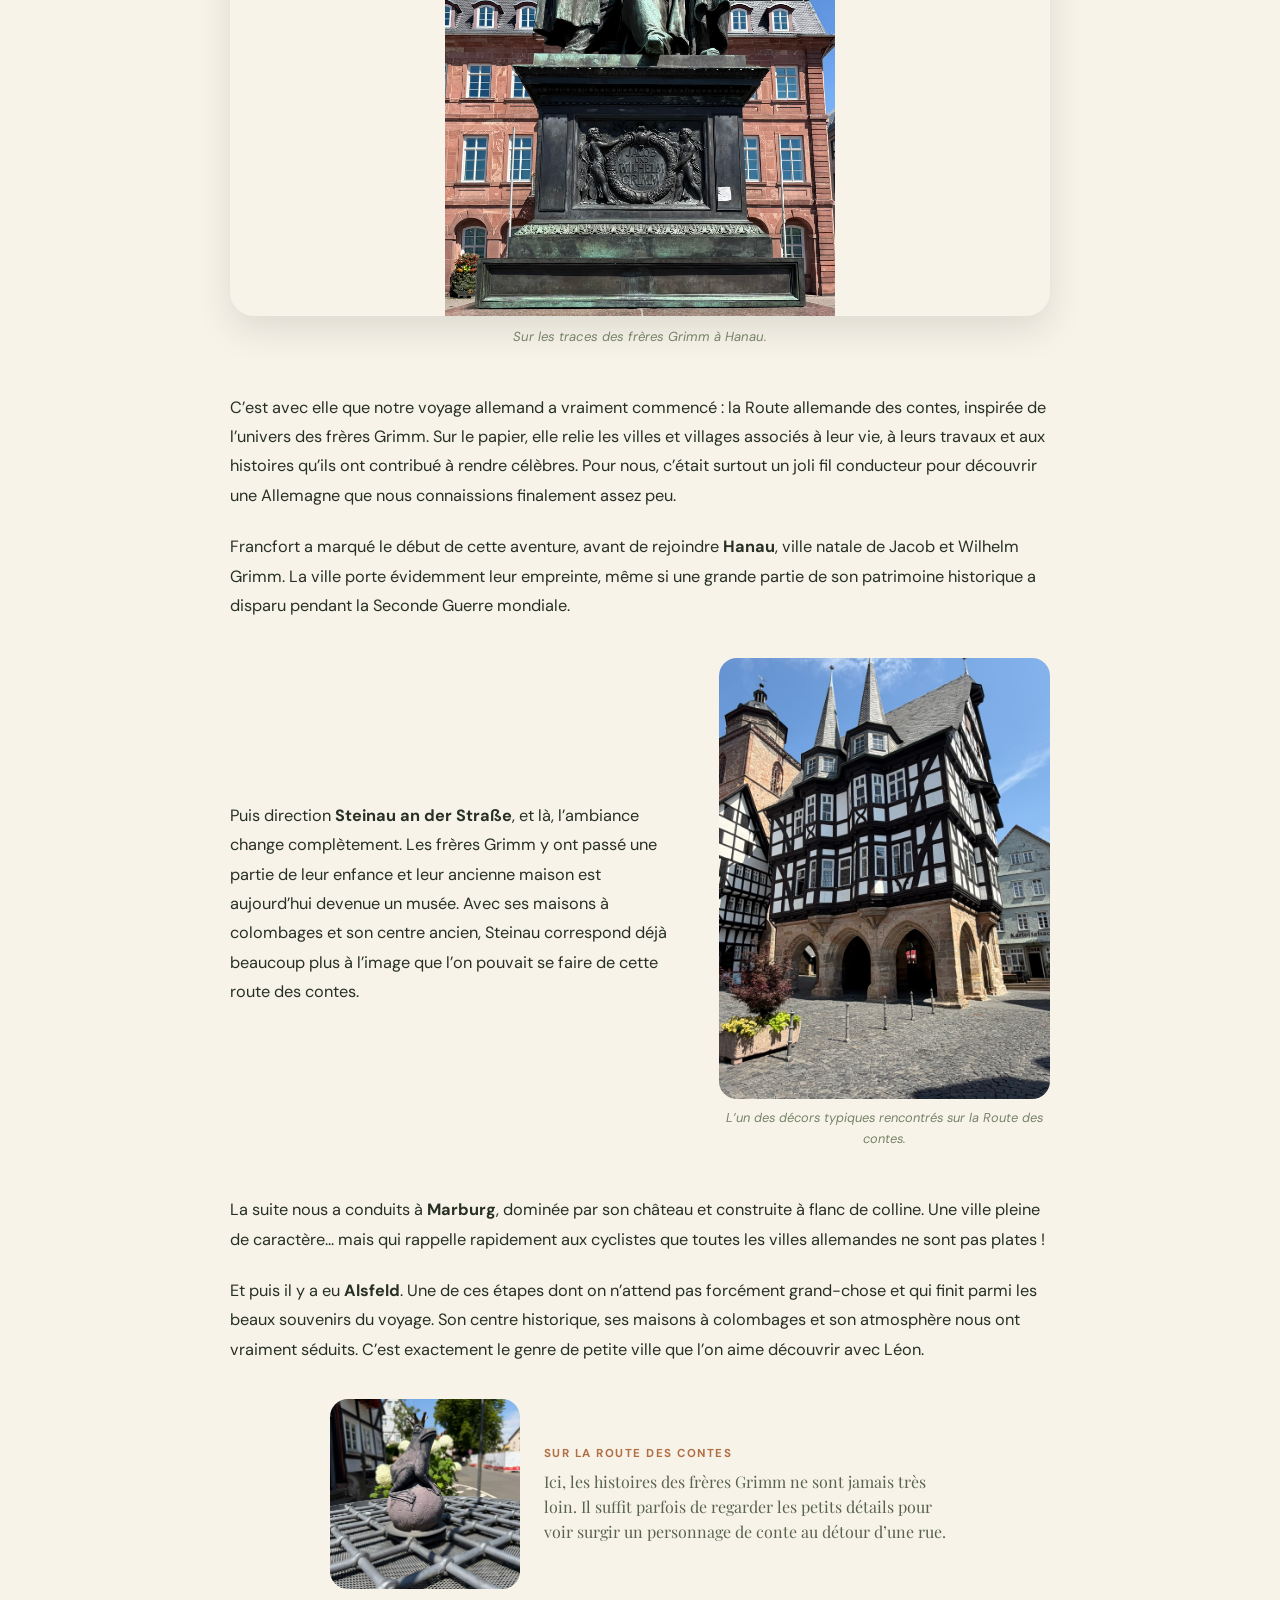
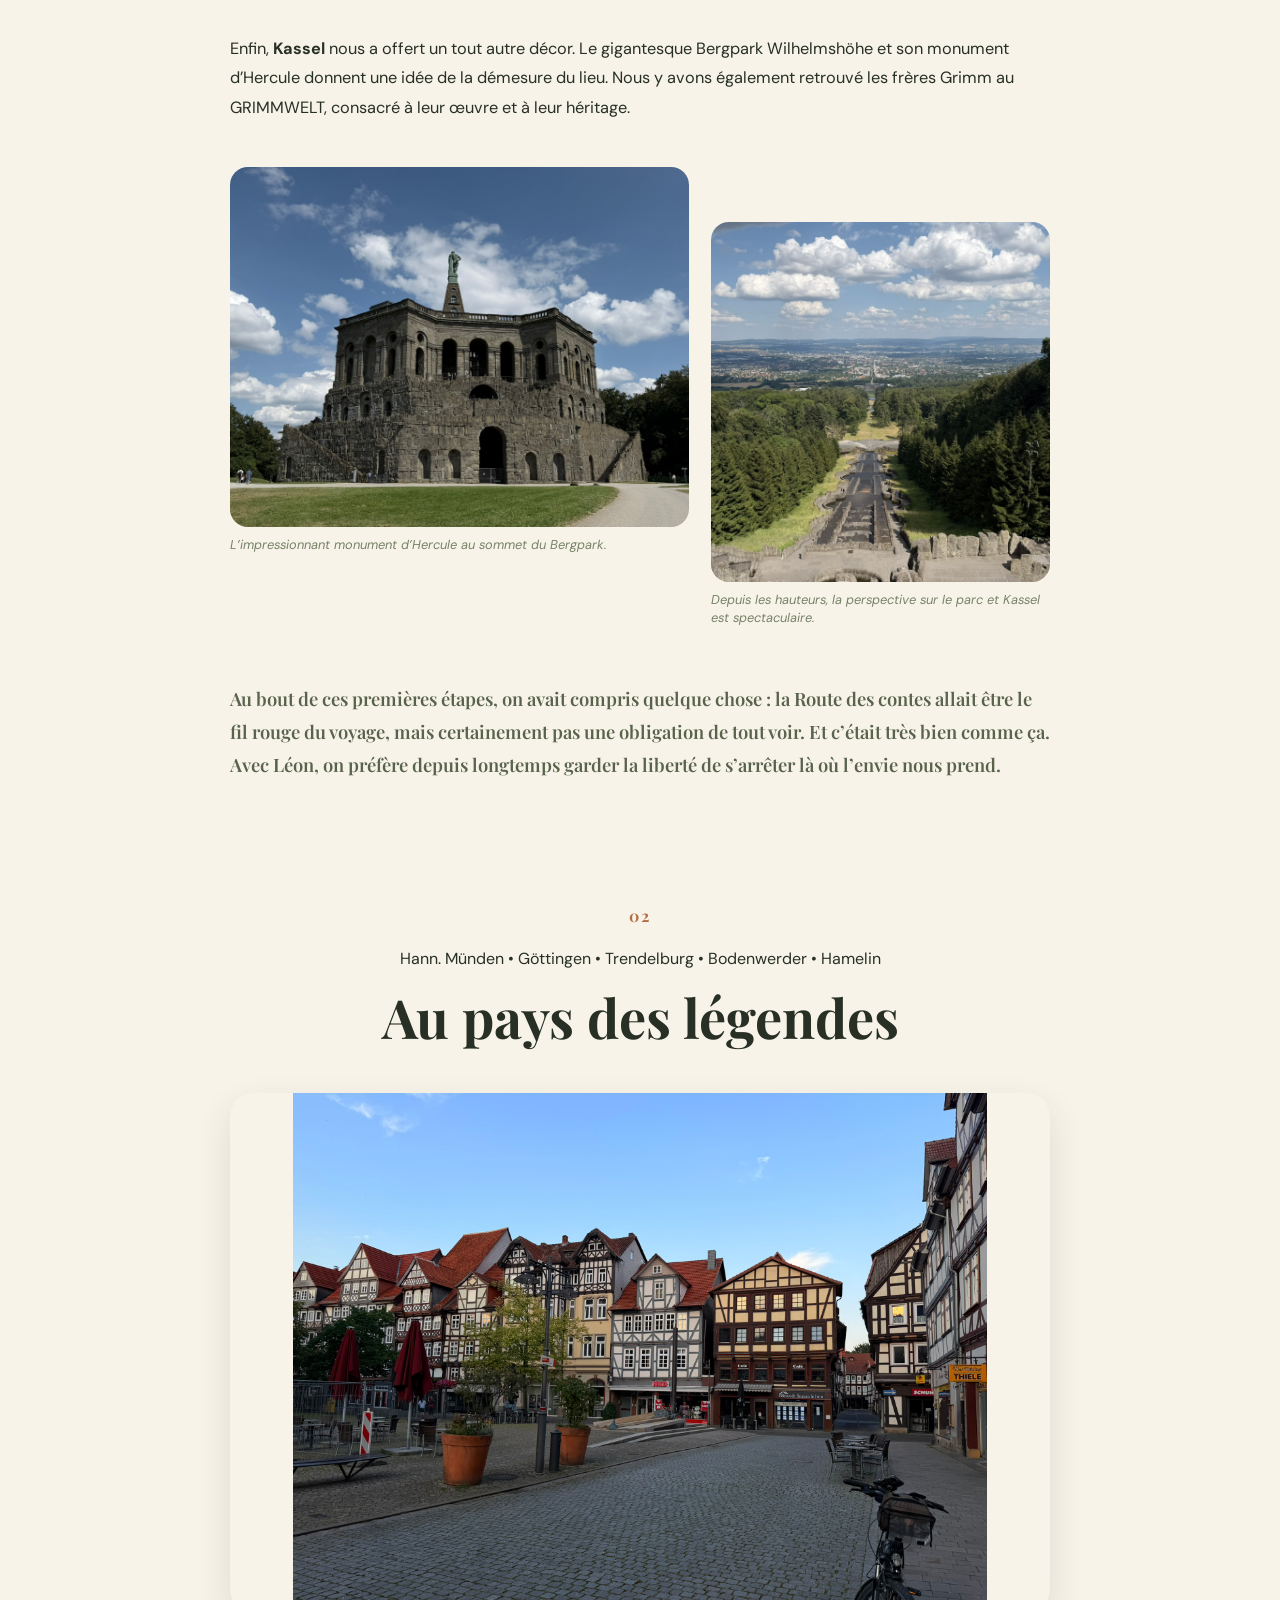
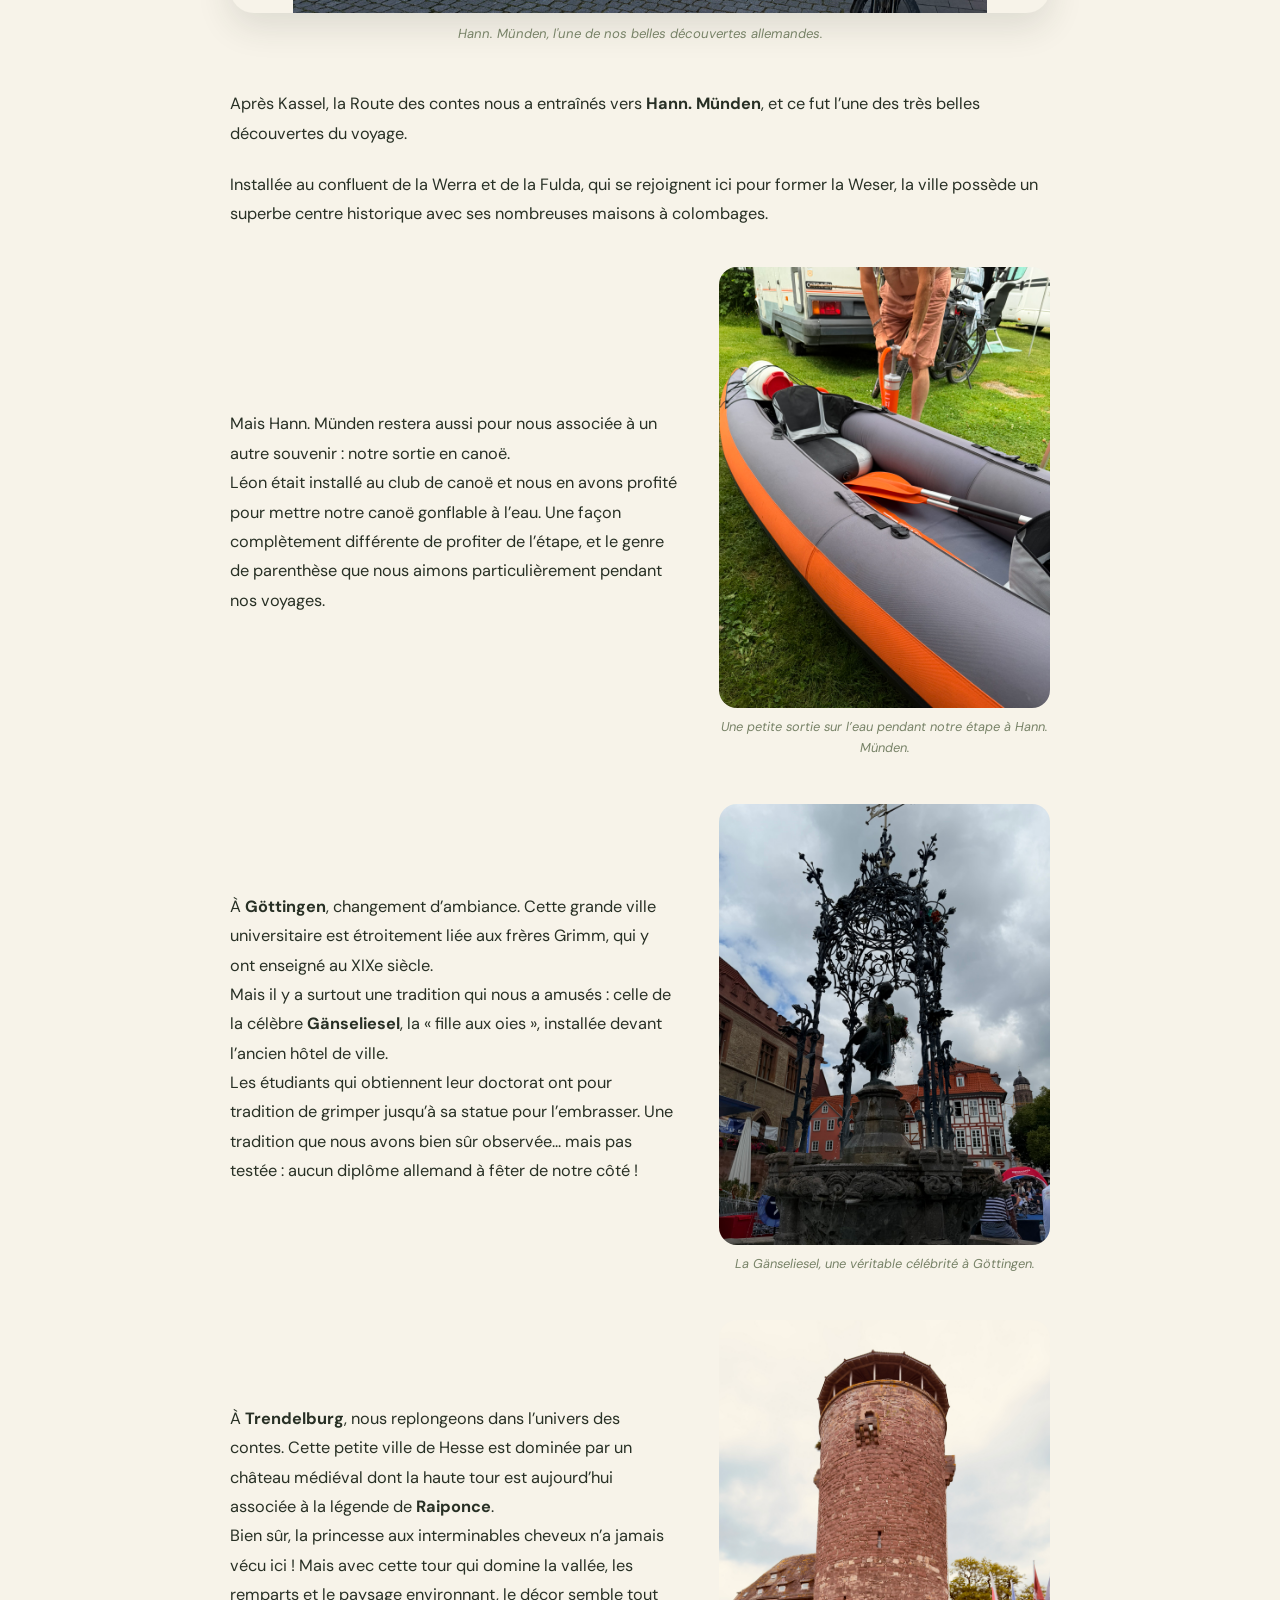
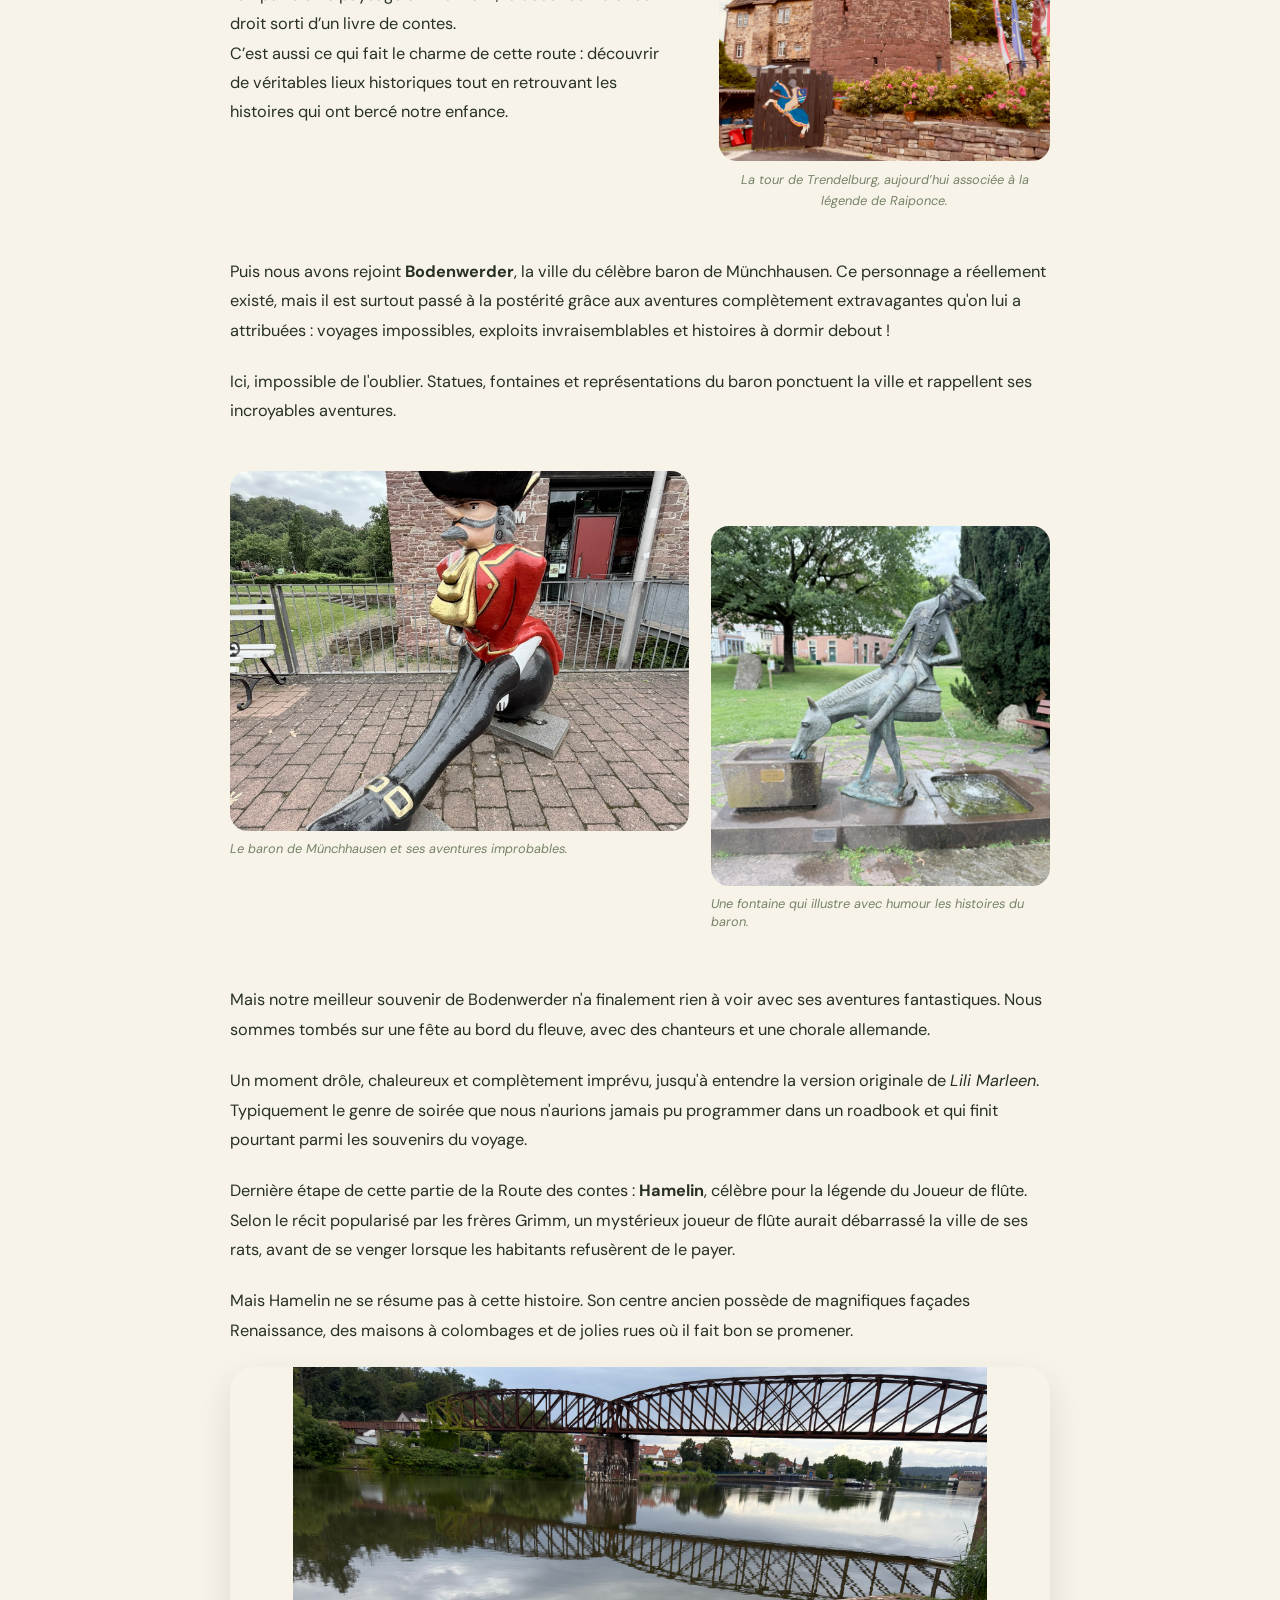
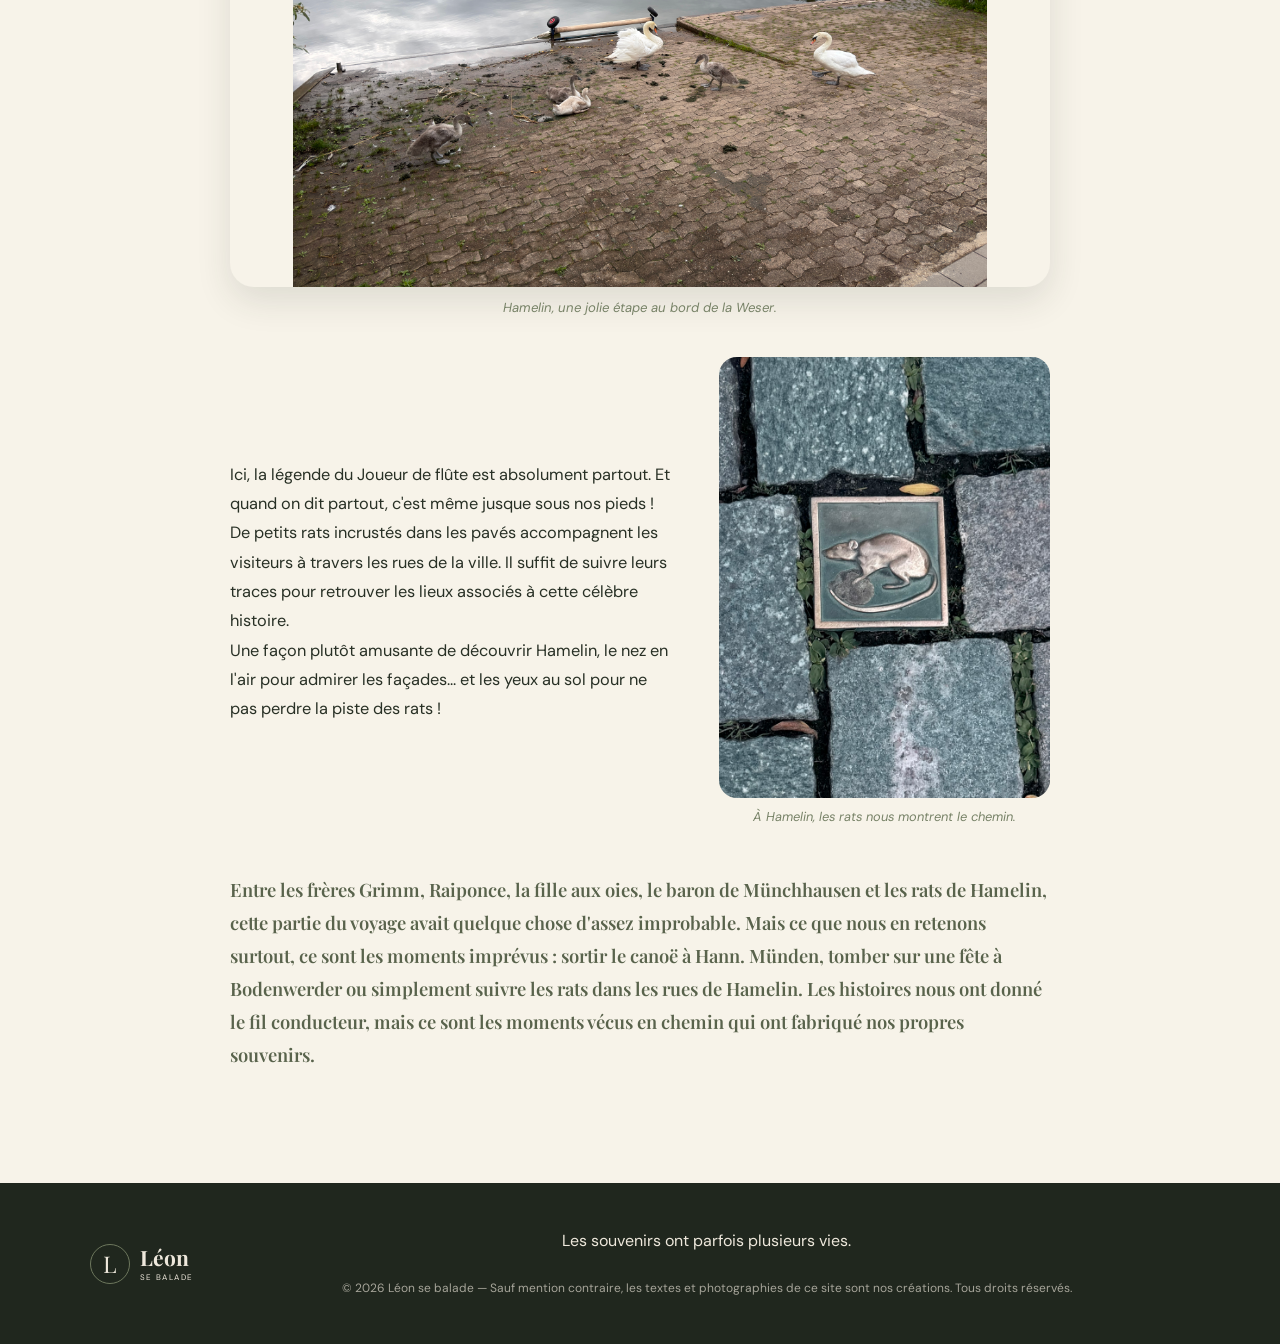
<file: voyage-allemagne-2026.html>
<!doctype html>
<html lang="fr">

<head>
  <meta charset="utf-8">
  <meta name="viewport" content="width=device-width, initial-scale=1">

  <meta name="description"
        content="Notre voyage en Allemagne en camping-car : 23 jours de route, de découvertes et de souvenirs avec Léon.">

  <title>Notre voyage en Allemagne 2026 | Léon se balade</title>

  <link rel="preconnect" href="https://fonts.googleapis.com">
  <link rel="preconnect" href="https://fonts.gstatic.com" crossorigin>

  <link href="https://fonts.googleapis.com/css2?family=Allura&family=DM+Sans:wght@400;500;600;700&family=Playfair+Display:wght@600;700&display=swap"
        rel="stylesheet">

  <link rel="stylesheet" href="style.css?v=14">

  <!-- Suivi des visites Metricool -->
  <script>function loadScript(a){var b=document.getElementsByTagName("head")[0],c=document.createElement("script");c.type="text/javascript",c.src="https://tracker.metricool.com/resources/be.js",c.onreadystatechange=a,c.onload=a,b.appendChild(c)}loadScript(function(){beTracker.t({hash:"5932058eeef750c6b005a0ea1be40c74"})});</script>
</head>

<body>

  <header class="site-header">

    <a class="brand" href="index.html#accueil" aria-label="Retour à l'accueil">
      <img src="Logo.PNG" alt="Léon se balade" class="site-logo">
    </a>

    <button class="menu-toggle"
            aria-expanded="false"
            aria-controls="menu">
      Menu
    </button>

    <nav id="menu" class="nav" aria-label="Navigation principale">
      <a href="index.html#accueil">Accueil</a>
      <a href="index.html#voyages">Nos voyages</a>
      <a href="carnets.html">Carnets de route</a>
      <a href="index.html#camping-car">Vie en camping-car</a>
      <a href="index.html#conseils">Conseils & astuces</a>
      <a href="index.html#apropos">Nous & Léon</a>
      <a href="index.html#contact">Contact</a>
    </nav>

  </header>

  <main>
<section class="voyage-hero">
  <div class="container">

    <p class="eyebrow">Notre voyage • Allemagne 2026</p>

    <h1>23 jours sur les routes allemandes</h1>

    <p class="voyage-hero-text">
      Des villes liées aux frères Grimm jusqu’aux rives du Rhin,
      en passant par le nord du pays, des châteaux, des villages,
      quelques surprises et beaucoup de souvenirs.
    </p>

    <div class="voyage-stats">
      <div>
        <strong>23</strong>
        <span>jours</span>
      </div>

      <div>
        <strong>22</strong>
        <span>nuits</span>
      </div>

      <div>
        <strong>1 720 km</strong>
        <span>en Allemagne</span>
      </div>

      <div>
        <strong>11/07 → 02/08</strong>
        <span>2026</span>
      </div>
    </div>

  </div>
</section>
    <section class="voyage-story-intro">
  <div class="container">

    <p class="eyebrow">Le début de l'aventure</p>

    <h2>Une route des contes… qui nous emmènera bien plus loin</h2>

    <p>
      Cet été, Léon nous a emmenés sur les routes d’Allemagne.
      Nous étions partis avec une idée en tête : suivre une partie de
      la Route allemande des contes, sur les traces des frères Grimm.
    </p>

    <p>
      Mais comme souvent avec Léon, l’itinéraire s’est vite élargi.
      Des villages de Hesse aux villes du nord, puis jusqu’aux rives du Rhin,
      ce voyage nous a réservé quelques très belles surprises…
      et aussi deux ou trois endroits qui nous ont un peu moins convaincus.
    </p>

  </div>
</section>

<!-- CHAPITRE 1 : LA ROUTE DES CONTES -->

<section class="voyage-chapter">

  <div class="voyage-chapter-header">
    <p class="chapter-number">01</p>
    <p class="eyebrow">Francfort • Hanau • Steinau • Marburg • Alsfeld • Kassel</p>
    <h2>La route des contes</h2>
  </div>

  <figure class="voyage-photo-wide">
    <img src="images/voyages/allemagne-2026/Grimm.JPEG"
         alt="Statue des frères Grimm à Hanau">
    <figcaption>Sur les traces des frères Grimm à Hanau.</figcaption>
  </figure>
<div class="voyage-story-text">

  <p>
    C’est avec elle que notre voyage allemand a vraiment commencé :
    la Route allemande des contes, inspirée de l’univers des frères Grimm.
    Sur le papier, elle relie les villes et villages associés à leur vie,
    à leurs travaux et aux histoires qu’ils ont contribué à rendre célèbres.
    Pour nous, c’était surtout un joli fil conducteur pour découvrir une
    Allemagne que nous connaissions finalement assez peu.
  </p>

  <p>
    Francfort a marqué le début de cette aventure, avant de rejoindre
    <strong>Hanau</strong>, ville natale de Jacob et Wilhelm Grimm.
    La ville porte évidemment leur empreinte, même si une grande partie
    de son patrimoine historique a disparu pendant la Seconde Guerre mondiale.
  </p>

 <div class="story-split">

  <div class="story-split-text">
    <p>
      Puis direction <strong>Steinau an der Straße</strong>, et là,
      l’ambiance change complètement. Les frères Grimm y ont passé une partie
      de leur enfance et leur ancienne maison est aujourd’hui devenue un musée.
      Avec ses maisons à colombages et son centre ancien, Steinau correspond
      déjà beaucoup plus à l’image que l’on pouvait se faire de cette route des contes.
    </p>
  </div>

  <figure class="story-split-photo">
    <img src="images/voyages/allemagne-2026/Colombages.JPEG"
         alt="Maison à colombages sur la Route allemande des contes">
    <figcaption>
      L’un des décors typiques rencontrés sur la Route des contes.
    </figcaption>
  </figure>

</div>
 
  <p>
    La suite nous a conduits à <strong>Marburg</strong>, dominée par son château
    et construite à flanc de colline. Une ville pleine de caractère…
    mais qui rappelle rapidement aux cyclistes que toutes les villes allemandes
    ne sont pas plates !
  </p>

  <p>
    Et puis il y a eu <strong>Alsfeld</strong>. Une de ces étapes dont on
    n’attend pas forcément grand-chose et qui finit parmi les beaux souvenirs
    du voyage. Son centre historique, ses maisons à colombages et son atmosphère
    nous ont vraiment séduits. C’est exactement le genre de petite ville que
    l’on aime découvrir avec Léon.
  </p>
  <div class="story-detail">

  <img src="images/voyages/allemagne-2026/Grenouille.JPEG"
       alt="Le prince-grenouille sur la Route allemande des contes">

  <div class="story-detail-text">
    <span>Sur la route des contes</span>
    <p>
      Ici, les histoires des frères Grimm ne sont jamais très loin.
      Il suffit parfois de regarder les petits détails pour voir surgir
      un personnage de conte au détour d’une rue.
    </p>
  </div>

</div>

  <p>
    Enfin, <strong>Kassel</strong> nous a offert un tout autre décor.
    Le gigantesque Bergpark Wilhelmshöhe et son monument d’Hercule donnent
    une idée de la démesure du lieu. Nous y avons également retrouvé les
    frères Grimm au GRIMMWELT, consacré à leur œuvre et à leur héritage.
  </p>
  <div class="kassel-gallery">

  <figure class="kassel-photo kassel-photo-main">
    <img src="images/voyages/allemagne-2026/Hercule.JPEG"
         alt="Monument d'Hercule dans le Bergpark Wilhelmshöhe à Kassel">
    <figcaption>
      L’impressionnant monument d’Hercule au sommet du Bergpark.
    </figcaption>
  </figure>

  <figure class="kassel-photo kassel-photo-secondary">
    <img src="images/voyages/allemagne-2026/Kassel.JPEG"
         alt="Vue sur Kassel depuis le Bergpark Wilhelmshöhe">
    <figcaption>
      Depuis les hauteurs, la perspective sur le parc et Kassel est spectaculaire.
    </figcaption>
  </figure>

</div>

  <p class="voyage-story-ending">
    Au bout de ces premières étapes, on avait compris quelque chose :
    la Route des contes allait être le fil rouge du voyage, mais certainement
    pas une obligation de tout voir. Et c’était très bien comme ça.
    Avec Léon, on préfère depuis longtemps garder la liberté de s’arrêter
    là où l’envie nous prend.
  </p>

</div>
</section>
<!-- CHAPITRE 2 : AU PAYS DES LÉGENDES -->

<section class="voyage-chapter">

  <div class="voyage-chapter-header">
    <p class="chapter-number">02</p>
    <p class="eyebrow">
      Hann. Münden • Göttingen • Trendelburg • Bodenwerder • Hamelin
    </p>
    <h2>Au pays des légendes</h2>
  </div>

  <figure class="voyage-photo-wide">
    <img src="images/voyages/allemagne-2026/HannMunden.JPEG"
         alt="Les maisons à colombages de Hann. Münden">
    <figcaption>
      Hann. Münden, l'une de nos belles découvertes allemandes.
    </figcaption>
  </figure>
<div class="voyage-story-text">

  <p>
    Après Kassel, la Route des contes nous a entraînés vers
    <strong>Hann. Münden</strong>, et ce fut l’une des très belles
    découvertes du voyage.
  </p>

  <p>
    Installée au confluent de la Werra et de la Fulda, qui se rejoignent
    ici pour former la Weser, la ville possède un superbe centre
    historique avec ses nombreuses maisons à colombages.
  </p>
<div class="story-split">

  <div class="story-split-text">
    <p>
      Mais Hann. Münden restera aussi pour nous associée à un autre
      souvenir : notre sortie en canoë.
    </p>

    <p>
      Léon était installé au club de canoë et nous en avons profité
      pour mettre notre canoë gonflable à l’eau.
      Une façon complètement différente de profiter de l’étape,
      et le genre de parenthèse que nous aimons particulièrement
      pendant nos voyages.
    </p>
  </div>

  <figure class="story-split-photo">
    <img src="images/voyages/allemagne-2026/Canoe.JPEG"
         alt="Préparation de notre canoë gonflable à Hann. Münden">
    <figcaption>
      Une petite sortie sur l’eau pendant notre étape à Hann. Münden.
    </figcaption>
  </figure>

</div>

  <div class="story-split">

  <div class="story-split-text">
    <p>
      À <strong>Göttingen</strong>, changement d’ambiance.
      Cette grande ville universitaire est étroitement liée aux
      frères Grimm, qui y ont enseigné au XIXe siècle.
    </p>

    <p>
      Mais il y a surtout une tradition qui nous a amusés :
      celle de la célèbre <strong>Gänseliesel</strong>,
      la « fille aux oies », installée devant l’ancien hôtel de ville.
    </p>

    <p>
      Les étudiants qui obtiennent leur doctorat ont pour tradition
      de grimper jusqu’à sa statue pour l’embrasser.
      Une tradition que nous avons bien sûr observée…
      mais pas testée : aucun diplôme allemand à fêter de notre côté !
    </p>
  </div>

  <figure class="story-split-photo">
    <img src="images/voyages/allemagne-2026/Gottingen.JPEG"
         alt="La statue de la Gänseliesel à Göttingen">
    <figcaption>
      La Gänseliesel, une véritable célébrité à Göttingen.
    </figcaption>
  </figure>

</div>

<div class="story-split">

  <div class="story-split-text">
    <p>
      À <strong>Trendelburg</strong>, nous replongeons dans l’univers
      des contes. Cette petite ville de Hesse est dominée par un
      château médiéval dont la haute tour est aujourd’hui associée
      à la légende de <strong>Raiponce</strong>.
    </p>

    <p>
      Bien sûr, la princesse aux interminables cheveux n’a jamais
      vécu ici ! Mais avec cette tour qui domine la vallée,
      les remparts et le paysage environnant, le décor semble
      tout droit sorti d’un livre de contes.
    </p>

    <p>
      C’est aussi ce qui fait le charme de cette route :
      découvrir de véritables lieux historiques tout en retrouvant
      les histoires qui ont bercé notre enfance.
    </p>
  </div>

  <figure class="story-split-photo">
    <img src="images/voyages/allemagne-2026/Trendelburg.JPEG"
         alt="La tour du château de Trendelburg associée à Raiponce">
    <figcaption>
      La tour de Trendelburg, aujourd’hui associée à la légende de Raiponce.
    </figcaption>
  </figure>

</div>  

  <p>
  Puis nous avons rejoint <strong>Bodenwerder</strong>, la ville du célèbre
  baron de Münchhausen. Ce personnage a réellement existé, mais il est surtout
  passé à la postérité grâce aux aventures complètement extravagantes
  qu'on lui a attribuées : voyages impossibles, exploits invraisemblables
  et histoires à dormir debout !
</p>

<p>
  Ici, impossible de l'oublier. Statues, fontaines et représentations du baron
  ponctuent la ville et rappellent ses incroyables aventures.
</p>

<div class="kassel-gallery">

  <figure class="kassel-photo kassel-photo-main">
    <img src="images/voyages/allemagne-2026/Munchhausen.JPEG"
         alt="Le baron de Münchhausen sur son boulet de canon à Bodenwerder">
    <figcaption>
      Le baron de Münchhausen et ses aventures improbables.
    </figcaption>
  </figure>

  <figure class="kassel-photo kassel-photo-secondary">
    <img src="images/voyages/allemagne-2026/Munchhausen-Fontaine.JPEG"
         alt="La fontaine du baron de Münchhausen à Bodenwerder">
    <figcaption>
      Une fontaine qui illustre avec humour les histoires du baron.
    </figcaption>
  </figure>

</div>

<p>
  Mais notre meilleur souvenir de Bodenwerder n'a finalement rien à voir
  avec ses aventures fantastiques. Nous sommes tombés sur une fête au bord
  du fleuve, avec des chanteurs et une chorale allemande.
</p>

<p>
  Un moment drôle, chaleureux et complètement imprévu, jusqu'à entendre
  la version originale de <em>Lili Marleen</em>. Typiquement le genre
  de soirée que nous n'aurions jamais pu programmer dans un roadbook
  et qui finit pourtant parmi les souvenirs du voyage.
</p>

  <p>
  Dernière étape de cette partie de la Route des contes :
  <strong>Hamelin</strong>, célèbre pour la légende du Joueur de flûte.
  Selon le récit popularisé par les frères Grimm, un mystérieux joueur
  de flûte aurait débarrassé la ville de ses rats, avant de se venger
  lorsque les habitants refusèrent de le payer.
</p>

<p>
  Mais Hamelin ne se résume pas à cette histoire. Son centre ancien
  possède de magnifiques façades Renaissance, des maisons à colombages
  et de jolies rues où il fait bon se promener.
</p>

<figure class="voyage-photo-wide">
  <img src="images/voyages/allemagne-2026/Hamelin.JPEG"
       alt="Le pont et les cygnes à Hamelin">
  <figcaption>
    Hamelin, une jolie étape au bord de la Weser.
  </figcaption>
</figure>

<div class="story-split">

  <div class="story-split-text">
    <p>
      Ici, la légende du Joueur de flûte est absolument partout.
      Et quand on dit partout, c'est même jusque sous nos pieds !
    </p>

    <p>
      De petits rats incrustés dans les pavés accompagnent les visiteurs
      à travers les rues de la ville. Il suffit de suivre leurs traces
      pour retrouver les lieux associés à cette célèbre histoire.
    </p>

    <p>
      Une façon plutôt amusante de découvrir Hamelin, le nez en l'air
      pour admirer les façades… et les yeux au sol pour ne pas perdre
      la piste des rats !
    </p>
  </div>

  <figure class="story-split-photo">
    <img src="images/voyages/allemagne-2026/Rat-Hamelin.JPEG"
         alt="Un rat incrusté dans les pavés de Hamelin">
    <figcaption>
      À Hamelin, les rats nous montrent le chemin.
    </figcaption>
  </figure>

</div>

<p class="voyage-story-ending">
  Entre les frères Grimm, Raiponce, la fille aux oies, le baron de
  Münchhausen et les rats de Hamelin, cette partie du voyage avait
  quelque chose d'assez improbable. Mais ce que nous en retenons
  surtout, ce sont les moments imprévus : sortir le canoë à
  Hann. Münden, tomber sur une fête à Bodenwerder ou simplement
  suivre les rats dans les rues de Hamelin.
  Les histoires nous ont donné le fil conducteur, mais ce sont
  les moments vécus en chemin qui ont fabriqué nos propres souvenirs.
</p>
 

</div>
</section>
  </main>
  
  <footer>
    <a class="brand footer-brand" href="index.html#accueil">
      <span class="brand-mark">L</span>
      <span>
        <strong>Léon</strong>
        <small>se balade</small>
      </span>
    </a>

    <div class="footer-text">
      <p>Les souvenirs ont parfois plusieurs vies.</p>
      <p class="copyright">
        © 2026 Léon se balade — Sauf mention contraire, les textes et photographies de ce site sont nos créations. Tous droits réservés.
      </p>
    </div>
  </footer>

  <script src="script.js"></script>
</body>
</html>
</file>
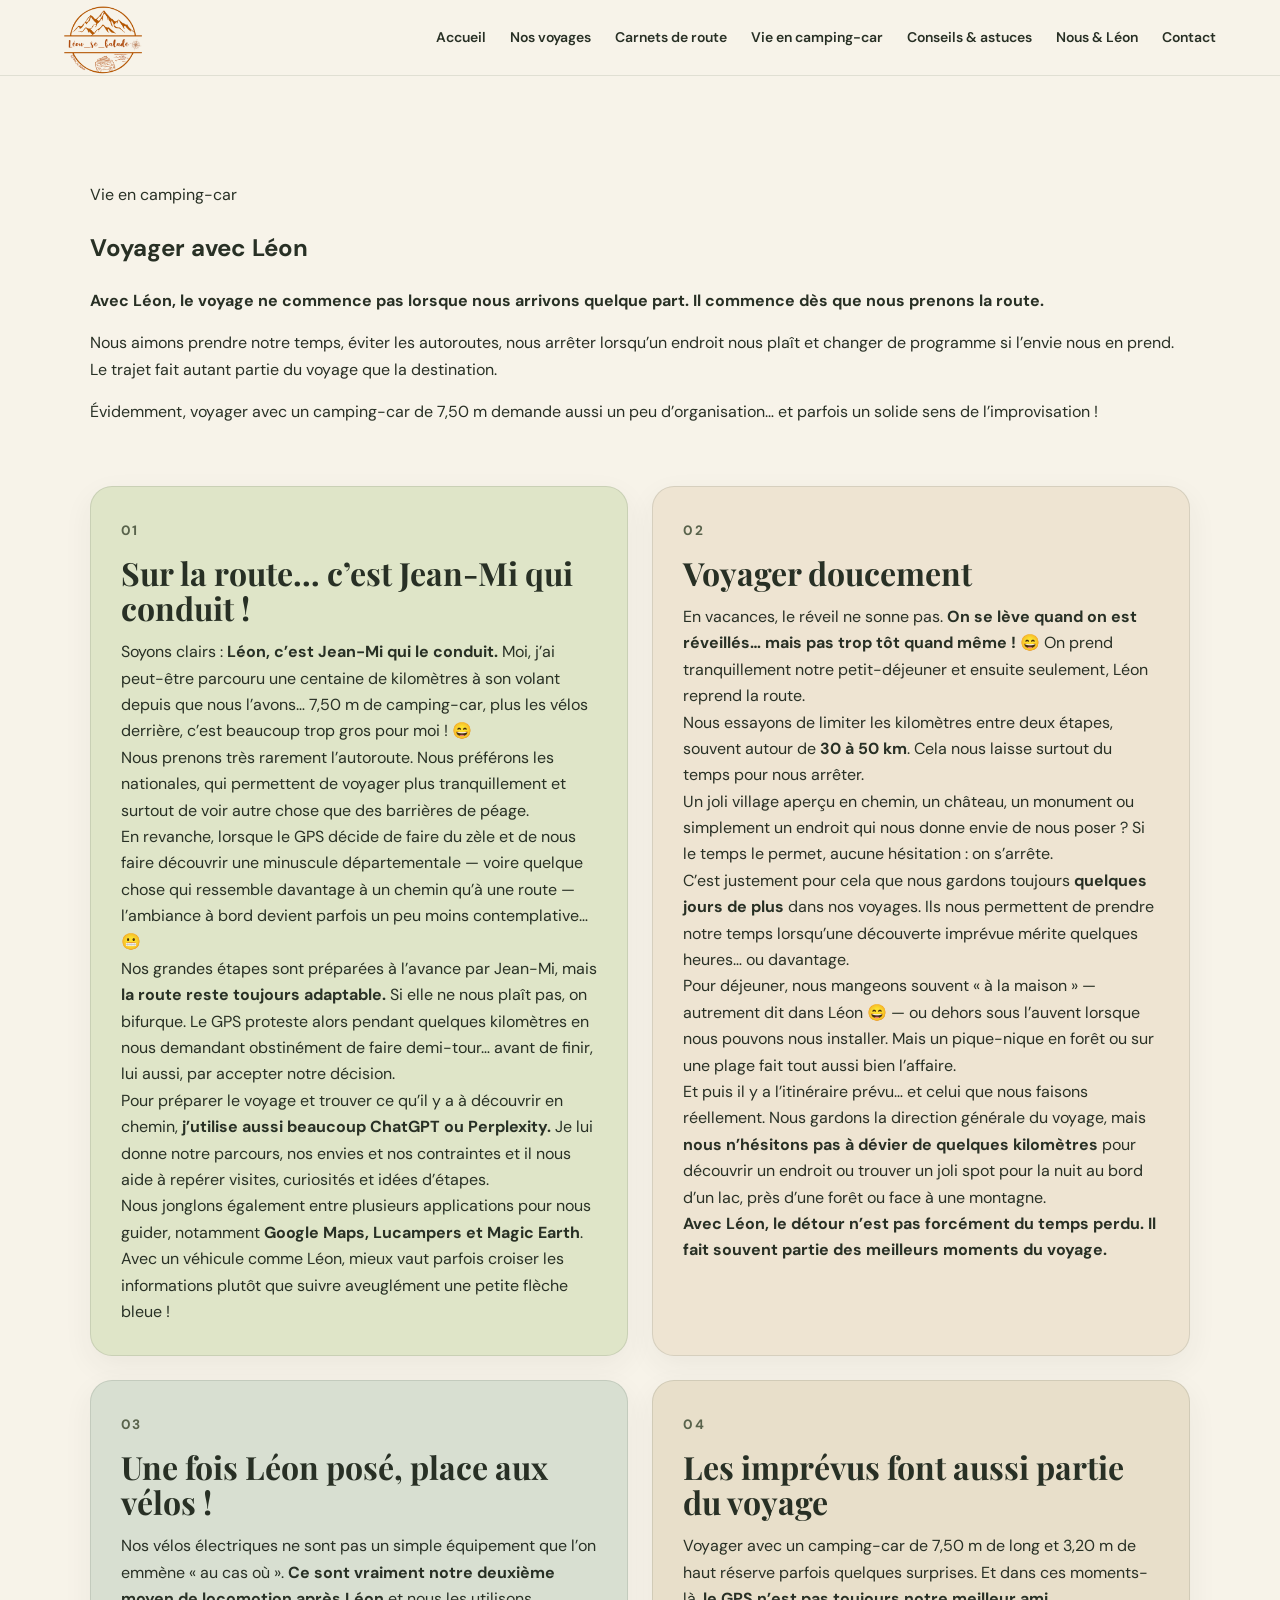
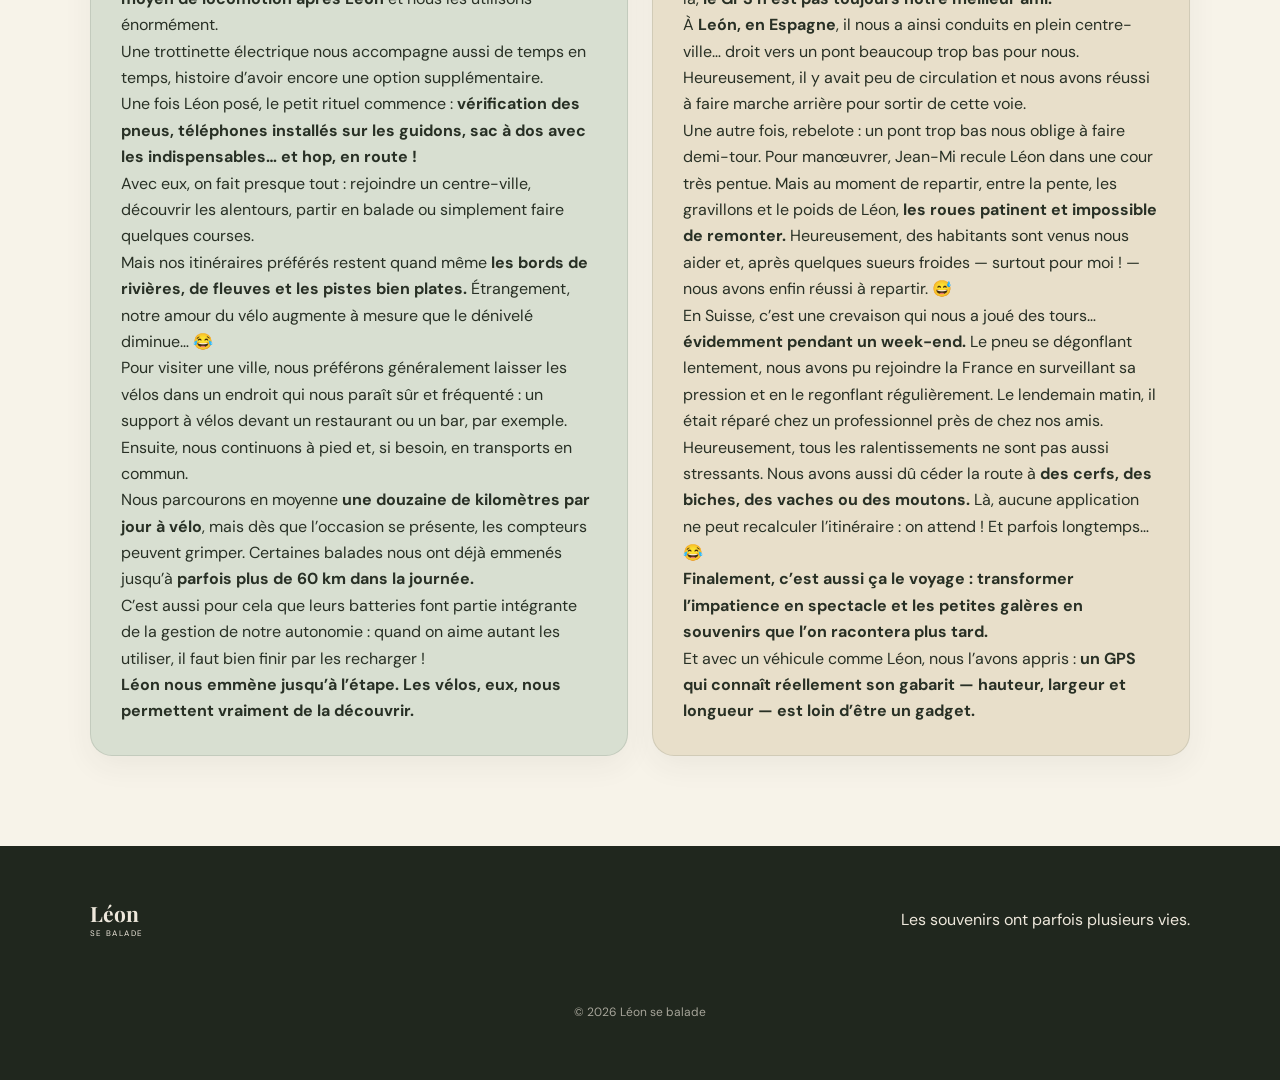
<file: voyager-avec-leon.html>
<!doctype html>
<html lang="fr">

<head>
  <meta charset="utf-8">
  <meta name="viewport" content="width=device-width, initial-scale=1">

  <meta name="description"
        content="Voyager avec Léon : notre façon de prendre la route en camping-car, voyager doucement, utiliser nos vélos et gérer les imprévus.">

  <title>Voyager avec Léon | Léon se balade</title>

  <link rel="preconnect" href="https://fonts.googleapis.com">
  <link rel="preconnect" href="https://fonts.gstatic.com" crossorigin>

  <link href="https://fonts.googleapis.com/css2?family=Allura&family=DM+Sans:wght@400;500;600;700&family=Playfair+Display:wght@600;700&display=swap"
        rel="stylesheet">

  <link rel="stylesheet" href="style.css">

  <!-- Suivi des visites Metricool -->
  <script>function loadScript(a){var b=document.getElementsByTagName("head")[0],c=document.createElement("script");c.type="text/javascript",c.src="https://tracker.metricool.com/resources/be.js",c.onreadystatechange=a,c.onload=a,b.appendChild(c)}loadScript(function(){beTracker.t({hash:"5932058eeef750c6b005a0ea1be40c74"})});</script>
</head>

<body>

  <header class="site-header">

    <a class="brand" href="index.html#accueil" aria-label="Retour à l'accueil">
      <img src="Logo.PNG" alt="Léon se balade" class="site-logo">
    </a>

    <button class="menu-toggle"
            aria-expanded="false"
            aria-controls="menu">
      Menu
    </button>

    <nav id="menu" class="nav" aria-label="Navigation principale">
      <a href="index.html#accueil">Accueil</a>
      <a href="index.html#voyages">Nos voyages</a>
      <a href="index.html#carnets">Carnets de route</a>
      <a href="index.html#camping-car">Vie en camping-car</a>
      <a href="index.html#conseils">Conseils & astuces</a>
      <a href="index.html#apropos">Nous & Léon</a>
      <a href="index.html#contact">Contact</a>
    </nav>

    <div class="language-switcher">
      <button type="button" id="lang-fr" class="lang-active">FR</button>
      <span>|</span>
      <button type="button" id="lang-en">EN</button>
    </div>

  </header>


  <main>

    <!-- INTRODUCTION -->

    <section class="section ou-dormir-intro">

      <p class="eyebrow">Vie en camping-car</p>

      <h1>Voyager avec Léon</h1>

      <div class="ou-dormir-lead">

        <p>
          <strong>
            Avec Léon, le voyage ne commence pas lorsque nous arrivons quelque part.
            Il commence dès que nous prenons la route.
          </strong>
        </p>

        <p>
          Nous aimons prendre notre temps, éviter les autoroutes, nous arrêter lorsqu’un
          endroit nous plaît et changer de programme si l’envie nous en prend.
          Le trajet fait autant partie du voyage que la destination.
        </p>

        <p>
          Évidemment, voyager avec un camping-car de 7,50 m demande aussi un peu
          d’organisation… et parfois un solide sens de l’improvisation !
        </p>

      </div>

    </section>


    <!-- LES 4 BLOCS -->

    <section class="section">

      <div class="ou-dormir-grid">


        <!-- 01 -->

        <article class="ou-dormir-card">

          <span class="ou-dormir-number">01</span>

          <h2>Sur la route… c’est Jean-Mi qui conduit !</h2>

          <p>
            Soyons clairs : <strong>Léon, c’est Jean-Mi qui le conduit.</strong>
            Moi, j’ai peut-être parcouru une centaine de kilomètres à son volant
            depuis que nous l’avons… 7,50 m de camping-car, plus les vélos derrière,
            c’est beaucoup trop gros pour moi ! 😄
          </p>

          <p>
            Nous prenons très rarement l’autoroute. Nous préférons les nationales,
            qui permettent de voyager plus tranquillement et surtout de voir autre
            chose que des barrières de péage.
          </p>

          <p>
            En revanche, lorsque le GPS décide de faire du zèle et de nous faire
            découvrir une minuscule départementale — voire quelque chose qui ressemble
            davantage à un chemin qu’à une route — l’ambiance à bord devient parfois
            un peu moins contemplative… 😬
          </p>

          <p>
            Nos grandes étapes sont préparées à l’avance par Jean-Mi, mais
            <strong>la route reste toujours adaptable.</strong>
            Si elle ne nous plaît pas, on bifurque.
            Le GPS proteste alors pendant quelques kilomètres en nous demandant
            obstinément de faire demi-tour… avant de finir, lui aussi, par accepter
            notre décision.
          </p>

          <p>
            Pour préparer le voyage et trouver ce qu’il y a à découvrir en chemin,
            <strong>j’utilise aussi beaucoup ChatGPT ou Perplexity.</strong>
            Je lui donne notre parcours, nos envies et nos contraintes et il nous aide
            à repérer visites, curiosités et idées d’étapes.
          </p>

          <p>
            Nous jonglons également entre plusieurs applications pour nous guider,
            notamment <strong>Google Maps, Lucampers et Magic Earth</strong>.
            Avec un véhicule comme Léon, mieux vaut parfois croiser les informations
            plutôt que suivre aveuglément une petite flèche bleue !
          </p>

        </article>


        <!-- 02 -->

        <article class="ou-dormir-card">

          <span class="ou-dormir-number">02</span>

          <h2>Voyager doucement</h2>

          <p>
            En vacances, le réveil ne sonne pas.
            <strong>On se lève quand on est réveillés… mais pas trop tôt quand même !</strong> 😄
            On prend tranquillement notre petit-déjeuner et ensuite seulement,
            Léon reprend la route.
          </p>

          <p>
            Nous essayons de limiter les kilomètres entre deux étapes,
            souvent autour de <strong>30 à 50 km</strong>.
            Cela nous laisse surtout du temps pour nous arrêter.
          </p>

          <p>
            Un joli village aperçu en chemin, un château, un monument ou simplement
            un endroit qui nous donne envie de nous poser ?
            Si le temps le permet, aucune hésitation : on s’arrête.
          </p>

          <p>
            C’est justement pour cela que nous gardons toujours
            <strong>quelques jours de plus</strong> dans nos voyages.
            Ils nous permettent de prendre notre temps lorsqu’une découverte imprévue
            mérite quelques heures… ou davantage.
          </p>

          <p>
            Pour déjeuner, nous mangeons souvent « à la maison » — autrement dit
            dans Léon 😄 — ou dehors sous l’auvent lorsque nous pouvons nous installer.
            Mais un pique-nique en forêt ou sur une plage fait tout aussi bien l’affaire.
          </p>

          <p>
            Et puis il y a l’itinéraire prévu… et celui que nous faisons réellement.
            Nous gardons la direction générale du voyage, mais
            <strong>nous n’hésitons pas à dévier de quelques kilomètres</strong>
            pour découvrir un endroit ou trouver un joli spot pour la nuit au bord
            d’un lac, près d’une forêt ou face à une montagne.
          </p>

          <p>
            <strong>
              Avec Léon, le détour n’est pas forcément du temps perdu.
              Il fait souvent partie des meilleurs moments du voyage.
            </strong>
          </p>

        </article>


        <!-- 03 -->

        <article class="ou-dormir-card">

          <span class="ou-dormir-number">03</span>

          <h2>Une fois Léon posé, place aux vélos !</h2>

          <p>
            Nos vélos électriques ne sont pas un simple équipement que l’on emmène
            « au cas où ».
            <strong>Ce sont vraiment notre deuxième moyen de locomotion après Léon</strong>
            et nous les utilisons énormément.
          </p>

          <p>
            Une trottinette électrique nous accompagne aussi de temps en temps,
            histoire d’avoir encore une option supplémentaire.
          </p>

          <p>
            Une fois Léon posé, le petit rituel commence :
            <strong>vérification des pneus, téléphones installés sur les guidons,
            sac à dos avec les indispensables… et hop, en route !</strong>
          </p>

          <p>
            Avec eux, on fait presque tout : rejoindre un centre-ville,
            découvrir les alentours, partir en balade ou simplement faire quelques courses.
          </p>

          <p>
            Mais nos itinéraires préférés restent quand même
            <strong>les bords de rivières, de fleuves et les pistes bien plates.</strong>
            Étrangement, notre amour du vélo augmente à mesure que le dénivelé diminue… 😂
          </p>

          <p>
            Pour visiter une ville, nous préférons généralement laisser les vélos
            dans un endroit qui nous paraît sûr et fréquenté : un support à vélos
            devant un restaurant ou un bar, par exemple.
            Ensuite, nous continuons à pied et, si besoin, en transports en commun.
          </p>

          <p>
            Nous parcourons en moyenne <strong>une douzaine de kilomètres par jour à vélo</strong>,
            mais dès que l’occasion se présente, les compteurs peuvent grimper.
            Certaines balades nous ont déjà emmenés jusqu’à
            <strong>parfois plus de 60 km dans la journée.</strong>
          </p>

          <p>
            C’est aussi pour cela que leurs batteries font partie intégrante
            de la gestion de notre autonomie : quand on aime autant les utiliser,
            il faut bien finir par les recharger !
          </p>

          <p>
            <strong>
              Léon nous emmène jusqu’à l’étape.
              Les vélos, eux, nous permettent vraiment de la découvrir.
            </strong>
          </p>

        </article>


        <!-- 04 -->

        <article class="ou-dormir-card">

  <span class="ou-dormir-number">04</span>

  <h2>Les imprévus font aussi partie du voyage</h2>

  <p>
    Voyager avec un camping-car de 7,50 m de long et 3,20 m de haut
    réserve parfois quelques surprises. Et dans ces moments-là,
    <strong>le GPS n’est pas toujours notre meilleur ami.</strong>
  </p>

  <p>
    À <strong>León, en Espagne</strong>, il nous a ainsi conduits en plein
    centre-ville… droit vers un pont beaucoup trop bas pour nous.
    Heureusement, il y avait peu de circulation et nous avons réussi
    à faire marche arrière pour sortir de cette voie.
  </p>

  <p>
    Une autre fois, rebelote : un pont trop bas nous oblige à faire demi-tour.
    Pour manœuvrer, Jean-Mi recule Léon dans une cour très pentue.
    Mais au moment de repartir, entre la pente, les gravillons et le poids
    de Léon, <strong>les roues patinent et impossible de remonter.</strong>
    Heureusement, des habitants sont venus nous aider et, après quelques
    sueurs froides — surtout pour moi ! — nous avons enfin réussi à repartir. 😅
  </p>

  <p>
    En Suisse, c’est une crevaison qui nous a joué des tours…
    <strong>évidemment pendant un week-end.</strong>
    Le pneu se dégonflant lentement, nous avons pu rejoindre la France
    en surveillant sa pression et en le regonflant régulièrement.
    Le lendemain matin, il était réparé chez un professionnel près de chez nos amis.
  </p>

  <p>
    Heureusement, tous les ralentissements ne sont pas aussi stressants.
    Nous avons aussi dû céder la route à
    <strong>des cerfs, des biches, des vaches ou des moutons.</strong>
    Là, aucune application ne peut recalculer l’itinéraire : on attend !
    Et parfois longtemps… 😂
  </p>

  <p>
    <strong>
      Finalement, c’est aussi ça le voyage : transformer l’impatience en spectacle
      et les petites galères en souvenirs que l’on racontera plus tard.
    </strong>
  </p>

  <p>
    Et avec un véhicule comme Léon, nous l’avons appris :
    <strong>un GPS qui connaît réellement son gabarit — hauteur, largeur et longueur —
    est loin d’être un gadget.</strong>
  </p>

</article>

      </div>

    </section>

  </main>


  <footer>

    <a class="brand footer-brand" href="index.html#accueil">
      <span>
        <strong>Léon</strong>
        <small>se balade</small>
      </span>
    </a>

    <p>Les souvenirs ont parfois plusieurs vies.</p>

    <p class="copyright">
      © <span id="year"></span> Léon se balade
    </p>

  </footer>


  <script src="script.js"></script>

</body>
</html>
</file>
<file: style.css>
*{box-sizing:border-box}html{scroll-behavior:smooth}body{margin:0;background:#f7f3e9;color:#283025;font-family:"DM Sans",sans-serif;line-height:1.65}a{color:inherit}.site-header{height:76px;padding:0 clamp(20px,5vw,72px);display:flex;align-items:center;justify-content:space-between;background:rgba(247,243,233,.96);position:sticky;top:0;z-index:20;border-bottom:1px solid rgba(61,73,52,.12)}.brand{display:flex;align-items:center;gap:10px;text-decoration:none;line-height:1}.brand-mark{width:40px;height:40px;border:1px solid #6d775d;border-radius:50%;display:grid;place-items:center;font-family:"Playfair Display",serif;font-size:23px}.brand strong{display:block;font-family:"Playfair Display",serif;font-size:21px}.brand small{display:block;text-transform:uppercase;letter-spacing:.18em;font-size:8px;margin-top:5px}.nav{display:flex;gap:24px;align-items:center}.nav a{text-decoration:none;font-size:14px;font-weight:600}.nav a:hover{color:#788269}.menu-toggle{display:none;border:0;background:transparent;font:600 14px "DM Sans",sans-serif}.hero{min-height:78vh;position:relative;display:grid;place-items:center;text-align:center;padding:70px 22px;color:#fff;background:linear-gradient(135deg,#667057,#9a9f7c 45%,#c8b895)}.hero:before{content:"";position:absolute;inset:0;background:radial-gradient(circle at 75% 25%,rgba(255,255,255,.18),transparent 25%),linear-gradient(20deg,rgba(32,42,30,.45),rgba(32,42,30,.08))}.hero-content{
  position:relative;
  max-width:850px;
}
}.eyebrow{text-transform:uppercase;letter-spacing:.24em;font-size:11px;font-weight:700;margin:0 0 14px;color:#778267}.hero .eyebrow,.section-dark .eyebrow{color:#e7e1d2}.hero h1{font:700 clamp(42px,7vw,78px)/1.04 "Playfair Display",serif;margin:0 auto 24px;max-width:800px}.hero-text{font-size:clamp(16px,2vw,20px);max-width:680px;margin:0 auto 30px}.actions{display:flex;gap:12px;flex-wrap:wrap}.hero .actions,.center{justify-content:center}.btn{display:inline-block;text-decoration:none;padding:13px 20px;border-radius:999px;font-weight:700;font-size:14px}.btn-primary{background:#59634c;color:#fff}.btn-light{background:#f7f3e9;color:#30382c}.btn-outline{border:1px solid #59634c;color:#59634c}.section{padding:90px clamp(22px,7vw,110px);max-width:1440px;margin:auto}.intro{text-align:center;max-width:850px}.section h2{font:700 clamp(34px,5vw,54px)/1.1 "Playfair Display",serif;margin:0 0 20px}.intro>p:last-child{font-size:18px}.section-tint{max-width:none;background:#ece7d9}.section-heading{display:flex;justify-content:space-between;align-items:end;gap:30px;margin-bottom:35px}.section-heading>p{max-width:440px}.cards{display:grid;grid-template-columns:repeat(3,1fr);gap:20px}.card{background:#f9f6ee;border-radius:18px;overflow:hidden;box-shadow:0 10px 35px rgba(45,53,39,.08)}.card-photo{height:210px;display:flex;align-items:end;padding:18px;background:linear-gradient(145deg,#8d967a,#c6b796);color:#fff}.card-scotland .card-photo{background:linear-gradient(145deg,#5d6d64,#9ca69a)}.card-france .card-photo{background:linear-gradient(145deg,#7b8264,#b9a883)}.card-photo span{font:600 30px "Playfair Display",serif}.card-body{padding:24px}.tag{text-transform:uppercase;letter-spacing:.16em;font-size:10px;font-weight:700;color:#778267}.card h3{font:700 25px "Playfair Display",serif;margin:6px 0 10px}.card a,.text-link{font-weight:700;text-decoration:none;color:#657054}.split{display:grid;grid-template-columns:1.2fr .8fr;gap:60px;align-items:center}.quote-card{background:#59634c;color:#fff;padding:48px;border-radius:22px}.quote-card span{font:70px/1 "Playfair Display",serif;opacity:.5}.quote-card p{font:600 29px/1.3 "Playfair Display",serif}.section-dark{max-width:none;background:#343d30;color:#f7f3e9}.features{display:grid;grid-template-columns:repeat(3,1fr);gap:35px}.features span{font:600 12px "DM Sans";opacity:.55}.features h3{font:600 27px "Playfair Display",serif;margin:8px 0}.tips{display:grid;grid-template-columns:1fr 1fr;gap:1px;background:#c9c4b7;border:1px solid #c9c4b7;margin-top:35px}.tips article{background:#f7f3e9;padding:30px}.tips strong{font:600 22px "Playfair Display",serif}.about{display:grid;grid-template-columns:.55fr 1.45fr;gap:55px;align-items:center;max-width:1050px;margin:auto}.leon-illustration{aspect-ratio:1;border-radius:50%;display:grid;place-items:center;font-size:90px;background:#d7d4be}.social{text-align:center;max-width:850px}.social>p:not(.eyebrow){max-width:600px;margin:0 auto 25px}footer{padding:45px clamp(22px,7vw,110px);background:#20271e;color:#eee8dc;display:flex;align-items:center;gap:30px;justify-content:space-between;flex-wrap:wrap}.footer-brand{color:#eee8dc}.copyright{opacity:.65;font-size:12px}
@media(max-width:900px){.menu-toggle{display:block}.nav{position:fixed;inset:76px 0 auto 0;background:#f7f3e9;padding:25px;display:none;flex-direction:column;align-items:flex-start;border-bottom:1px solid #d8d2c5}.nav.open{display:flex}.cards,.features{grid-template-columns:1fr}.split,.about{grid-template-columns:1fr}.section-heading{display:block}.section{padding-top:65px;padding-bottom:65px}.leon-illustration{max-width:230px}.tips{grid-template-columns:1fr}}
@media(max-width:520px){.site-header{height:68px}.nav{inset:68px 0 auto}.hero{min-height:75vh}.hero h1{font-size:45px}.actions{flex-direction:column}.btn{text-align:center;width:100%}.section{padding-left:20px;padding-right:20px}.tips article{padding:24px}footer{display:block;text-align:center}.footer-brand{justify-content:center}footer>p{margin-top:18px}}
.hero {
  background-image: url("Pyrenees.png");
  background-size: cover;
  background-position: center center;
  background-repeat: no-repeat;
}
.card {
  display: flex;
  flex-direction: column;
}

.card-body {
  display: flex;
  flex-direction: column;
  flex: 1;
}

.card-body a {
  margin-top: auto;
}
.card-danube .card-photo {
  background-image:
    linear-gradient(rgba(45, 55, 40, 0.35), rgba(45, 55, 40, 0.35)),
    url("Danube.jpg");
  background-size: cover;
  background-position: center 75%;
  background-repeat: no-repeat;
}
.card-germany .card-photo {
  background-image:
    linear-gradient(rgba(45, 55, 40, 0.35), rgba(45, 55, 40, 0.35)),
    url("Allemagne.jpg");
  background-size: cover;
  background-position: center 40%;
  background-repeat: no-repeat;
}
.card-france .card-photo {
  background-image:
    linear-gradient(rgba(45, 55, 40, 0.35), rgba(45, 55, 40, 0.35)),
    url("RegionFrance.png");
  background-size: cover;
  background-position: center 72%;
  background-repeat: no-repeat;
}
.card-scotland .card-photo {
  background-image:
    linear-gradient(rgba(45, 55, 40, 0.35), rgba(45, 55, 40, 0.35)),
    url("Ecosse.jpg");
  background-size: cover;
  background-position: center;
  background-repeat: no-repeat;
}
.card-netherlands .card-photo {
  background-image:
    linear-gradient(rgba(45, 55, 40, 0.35), rgba(45, 55, 40, 0.35)),
    url("Hollande.JPG");
  background-size: cover;
  background-position: center;
  background-repeat: no-repeat;
}


.leon-illustration img {
  width: 100%;
  height: 240px;
  object-fit: cover;
  object-position: center;
  display: block;
}
.leon-illustration {
  background: none !important;
}
/* À PROPOS : photo à gauche + texte à droite */
#apropos .about {
  display: flex;
  align-items: center;
  gap: 3rem;
}

/* Cadre de la photo */
#apropos .leon-illustration {
  flex: 0 0 42%;
  max-width: 460px;
  padding: 12px;
  background: #e7e1cf;
  border: 2px solid #c9bea0;
  border-radius: 24px;
  overflow: hidden;
}

/* Photo carrée */
#apropos .leon-illustration img {
  width: 112%;
  aspect-ratio: 1 / 1;
  height: auto;
  display: block;
  object-fit: cover;
  object-position: center;
  border-radius: 16px;
  border: 3px solid #ffffff;
}

/* Texte à droite */
#apropos .about > div:last-child {
  flex: 1;
}

/* Sur téléphone : photo au-dessus du texte */
@media (max-width: 768px) {
  #apropos .about {
    flex-direction: column;
    align-items: stretch;
    gap: 2rem;
  }

  #apropos .leon-illustration {
    max-width: 100%;
    width: 100%;
  }
}
.signature {
  font-family: "abramo", cursive;
  font-size: 1.8rem;
  font-style: italic;
  color: #3f5638;
  margin-top: 24px;
}
.signature {
  font-family: "Allura", cursive;
  font-size: 2.2rem;
  font-style: normal;
  color: #3f5638;
  margin-top: 24px;
}
.leon-specs {
  display: flex;
  flex-wrap: wrap;
  gap: 12px;
  margin-top: 30px;
}

.leon-specs span {
  font-size: 1.15rem;
  font-weight: 700;
  padding: 10px 16px;
  background: #e7e1cf;
  border: 1px solid #c9bea0;
  border-radius: 30px;
  color: #2f3b2d;
}
.site-logo {
  display: block;
  width: auto;
  height: 78px;
  max-width: 150px;
  object-fit: contain;
}

.site-header .brand {
  display: flex;
  align-items: center;
  flex-shrink: 0;
}
@media (max-width: 768px) {
  .site-logo {
    width: 100px;
    margin-top: 12px;
  }
}
.about > div:nth-child(2) {
  padding-bottom: 0;
  margin-bottom: 0;
}

.signature {
  margin-bottom: 0;
}
.about-logo {
  width: 100%;
  display: flex;
  justify-content: center;
  margin-top: 5px;
  padding-top: 0;
  margin-bottom: 0;
  padding-bottom: 0;
}

.about-logo img {
  width: 280px;
  max-width: 70%;
  height: auto;
  display: block;
}
#apropos {
  padding-bottom: 10px;
}
.language-switcher {
  display: flex;
  align-items: center;
  gap: 8px;
  margin-left: 15px;
}

.language-switcher button {
  border: none;
  border-radius: 10px;
  padding: 9px 13px;
  font-family: "DM Sans", sans-serif;
  font-size: 0.85rem;
  font-weight: 700;
  cursor: pointer;
  color: #2f3b2d;
}

/* Français : vert amande */
#lang-fr {
  background: #c9cfaa;
}

/* Anglais : beige */
#lang-en {
  background: #e7e1cf;
}

/* Petit effet au passage de la souris */
.language-switcher button:hover {
  transform: translateY(-1px);
}
[data-i18n] {
  min-height: 1em;
}

.hero h1[data-i18n] {
  min-height: 2.2em;
}

.hero-text[data-i18n] {
  min-height: 3.4em;
}

.hero .actions {
  min-height: 52px;
}
.ou-dormir-grid {
  display: grid;
  grid-template-columns: repeat(2, 1fr);
  gap: 24px;
}

.ou-dormir-card {
  padding: 30px;
  border-radius: 22px;
  border: 1px solid rgba(47, 59, 45, 0.12);
  box-shadow: 0 10px 30px rgba(47, 59, 45, 0.06);
}

.ou-dormir-card:nth-child(1) {
  background: #dfe5c8;
}

.ou-dormir-card:nth-child(2) {
  background: #eee4d2;
}

.ou-dormir-card:nth-child(3) {
  background: #d8dfd1;
}

.ou-dormir-card:nth-child(4) {
  background: #e8dfca;
}

.ou-dormir-number {
  display: inline-block;
  font-size: 0.85rem;
  font-weight: 700;
  letter-spacing: 0.12em;
  color: #59634c;
  margin-bottom: 12px;
}

.ou-dormir-card h2 {
  font-size: 2rem;
  margin-bottom: 14px;
}

.ou-dormir-card p {
  margin: 0;
}

.ou-dormir-choice {
  border-top: 1px solid rgba(47, 59, 45, 0.08);
}

@media (max-width: 768px) {
  .ou-dormir-grid {
    grid-template-columns: 1fr;
  }
}
.ou-dormir-intro {
  padding-bottom: 25px;
}

.ou-dormir-intro + .section {
  padding-top: 20px;
}
/* Alignement des 3 liens - Voyager en camping-car */

#camping-car .features article {
  position: relative;
  padding-bottom: 45px;
}

#camping-car .features .text-link {
  position: absolute;
  left: 0;
  bottom: 0;
  margin: 0;
}
/* ALIGNEMENT FINAL DES 3 LIENS */

#camping-car .features {
  align-items: stretch !important;
}

#camping-car .features article {
  display: flex !important;
  flex-direction: column !important;
  position: static !important;
  height: auto !important;
  min-height: 230px;
  padding-bottom: 0 !important;
}

#camping-car .features article p {
  margin-bottom: 0 !important;
}

#camping-car .features article .text-link {
  position: static !important;
  margin-top: auto !important;
  padding-top: 20px !important;
}
#camping-car .features h3 a,
#camping-car .features h3 a:visited,
#camping-car .features h3 a:hover,
#camping-car .features h3 a:active {
  color: inherit;
  text-decoration: none !important;
}
/* Traducteur masqué temporairement */
.language-switcher {
  display: none !important;
}
/* Sous-titres dans les pages de contenu */
.ou-dormir-card h3 {
  margin-top: 18px;
  margin-bottom: 4px;
}

.ou-dormir-card h3 + p {
  margin-top: 0;
}
#conseils .tips strong a,
#conseils .tips strong a:visited,
#conseils .tips strong a:hover,
#conseils .tips strong a:active {
  color: inherit;
  text-decoration: none !important;
}
#conseils .tips article {
  display: flex;
  flex-direction: column;
}

#conseils .tips article p {
  flex-grow: 1;
}

#conseils .tips .text-link {
  margin-top: auto;
}
.card-spain .card-photo {
  background-image: url("Espagne.jpg");
  background-size: cover;
  background-position: center;
}
/* =========================
   PAGE FRANCE - RÉGIONS
   ========================= */

.france-region {
  display: block;
  width: 100%;
  padding: 70px 24px;
}

.france-region .container {
  width: 100%;
  max-width: 1100px;
  margin: 0 auto;
}

.region-heading {
  display: block;
  max-width: 850px;
  margin: 0 auto;
  text-align: center;
}

.region-heading h2 {
  font-family: "Playfair Display", serif;
  font-size: clamp(36px, 5vw, 54px);
  margin: 8px 0 18px;
}

.region-heading p {
  font-size: 1.08rem;
  line-height: 1.7;
}
/* =========================
   DESTINATIONS - PAGE FRANCE
   ========================= */

.france-destination {
  display: grid;
  grid-template-columns: 0.9fr 1.1fr;
  gap: 55px;
  align-items: center;
  margin-top: 65px;
  padding-top: 55px;
  border-top: 1px solid rgba(47, 59, 45, 0.12);
}

.destination-photo img {
  width: 100%;
  height: 520px;
  object-fit: cover;
  display: block;
  border-radius: 24px;
  box-shadow: 0 14px 35px rgba(45, 53, 39, 0.12);
}

.destination-content {
  max-width: 650px;
}

.destination-number {
  margin: 0 0 8px;
  color: #778267;
  font-size: 0.8rem;
  font-weight: 700;
  letter-spacing: 0.18em;
}

.destination-content h3 {
  font-family: "Playfair Display", serif;
  font-size: clamp(28px, 3vw, 38px);
  line-height: 1.15;
  margin: 0 0 22px;
  color: #283025;
}

.destination-content p {
  margin: 0 0 16px;
  line-height: 1.75;
}

.destination-ending {
  font-weight: 700;
  color: #59634c;
}

/* Téléphone et tablette */
@media (max-width: 850px) {
  .france-destination {
    grid-template-columns: 1fr;
    gap: 30px;
  }

  .destination-photo img {
    height: auto;
    max-height: 500px;
  }

  .destination-content {
    max-width: none;
  }
}
/* Alterner photo / texte sur certaines destinations */
.destination-reverse .destination-photo {
  grid-column: 2;
  grid-row: 1;
}

.destination-reverse .destination-content {
  grid-column: 1;
  grid-row: 1;
}

/* Sur téléphone et tablette : photo puis texte sur une seule colonne */
@media (max-width: 850px) {
  .destination-reverse .destination-photo {
    grid-column: 1;
    grid-row: 1;
  }

  .destination-reverse .destination-content {
    grid-column: 1;
    grid-row: 2;
  }
}
/* =========================
   NAVIGATION RÉGIONS - FRANCE
   ========================= */

.france-region-nav {
  max-width: 1100px;
  margin: 10px auto 20px;
  padding: 35px 24px 15px;
  text-align: center;
}

.france-region-nav .eyebrow {
  margin-bottom: 20px;
}

.france-region-links {
  display: grid;
  grid-template-columns: repeat(3, 1fr);
  gap: 14px;
}

.france-region-links a {
  display: flex;
  align-items: center;
  justify-content: center;
  min-height: 70px;
  padding: 16px 20px;

  background: #ece7d9;
  border: 1px solid rgba(89, 99, 76, 0.18);
  border-radius: 16px;

  color: #3f4a39;
  font-family: "Allura", cursive;
font-size: 2rem;
font-weight: 400;
  text-decoration: none;

  transition: transform 0.2s ease, box-shadow 0.2s ease;
}

.france-region-links a:hover {
  transform: translateY(-3px);
  box-shadow: 0 8px 20px rgba(45, 53, 39, 0.10);
}

/* Tablette */
@media (max-width: 800px) {
  .france-region-links {
    grid-template-columns: repeat(2, 1fr);
  }
}

/* Téléphone */
@media (max-width: 520px) {
  .france-region-links {
    grid-template-columns: 1fr;
  }
}
/* =========================
   ACCORDÉON RÉGIONS - FRANCE
   ========================= */

.region-accordion {
  padding-top: 35px;
}

.region-summary {
  max-width: 1100px;
  margin: 0 auto 25px;
  padding: 18px 25px;

  background: #dfe5c8;
  border-radius: 16px;

  font-family: "Allura", cursive;
  font-size: 2.4rem;
  line-height: 1.2;
  color: #3f4a39;

  cursor: pointer;
  list-style: none;
  text-align: center;
}

/* Supprime le triangle automatique */
.region-summary::-webkit-details-marker {
  display: none;
}

/* Petit signe + / − */
.region-summary::after {
  content: "  +";
  font-family: "DM Sans", sans-serif;
  font-size: 1.2rem;
  font-weight: 600;
  margin-left: 12px;
}

.region-accordion[open] > .region-summary::after {
  content: "  −";
}

.region-summary:hover {
  background: #d5ddba;
}
/* Masquer les titres doublons des accordéons France */
.region-summary {
  display: none;
}
/* Ajustement photo Marais poitevin */
.france-destination img[src="MaraisPoitevin.png"] {
  object-position: 25% center;
}
/* Ajustement photo Massif central */
.france-destination img[src="MassifCentral.png"] {
  object-position: center 30%;
}
/* =========================
   CARNETS DE ROUTE
   ========================= */

.carnets-hero {
  padding: 95px 24px 80px;
  text-align: center;
  background: #f7f3e9;
}

.carnets-hero .container {
  max-width: 850px;
  margin: 0 auto;
}

.carnets-hero h1 {
  font-family: "Playfair Display", serif;
  font-size: clamp(44px, 6vw, 68px);
  line-height: 1.05;
  margin: 8px 0 25px;
  color: #283025;
}

.carnets-hero-text {
  font-family: "Playfair Display", serif;
  font-size: clamp(21px, 2.5vw, 27px);
  line-height: 1.45;
  color: #59634c;
  margin: 0 auto 22px;
}

.carnets-hero .container > p:not(.eyebrow):not(.carnets-hero-text):not(.carnets-hero-ending) {
  max-width: 720px;
  margin: 0 auto 18px;
  font-size: 1.05rem;
  line-height: 1.75;
}

.carnets-hero-ending {
  margin: 25px auto 0;
  font-weight: 700;
  color: #59634c;
}
/* =========================
   CARTES - CARNETS DE ROUTE
   ========================= */

.carnets-list {
  padding: 80px 24px 100px;
  background: #ece7d9;
}

.carnets-list .container {
  max-width: 1100px;
  margin: 0 auto;
}

.carnets-heading {
  max-width: 720px;
  margin: 0 auto 50px;
  text-align: center;
}

.carnets-heading h2 {
  font-family: "Playfair Display", serif;
  font-size: clamp(36px, 5vw, 52px);
  margin: 5px 0 15px;
  color: #283025;
}

.carnets-grid {
  display: grid;
  grid-template-columns: repeat(3, 1fr);
  gap: 24px;
}

.carnet-card {
  background: #f9f6ee;
  border-radius: 20px;
  overflow: hidden;
  border: 1px solid rgba(89, 99, 76, 0.12);
}

.carnet-card-photo {
  height: 250px;
  overflow: hidden;
}

.carnet-card-photo img {
  width: 100%;
  height: 100%;
  object-fit: cover;
  display: block;
}

.carnet-card-content {
  padding: 27px;
}

.carnet-meta {
  margin: 0 0 8px;
  color: #778267;
  font-size: 0.72rem;
  font-weight: 700;
  letter-spacing: 0.16em;
}

.carnet-card h3 {
  font-family: "Playfair Display", serif;
  font-size: 1.6rem;
  line-height: 1.2;
  margin: 0 0 15px;
  color: #283025;
}

.carnet-card-content > p:not(.carnet-meta) {
  line-height: 1.65;
  margin-bottom: 22px;
}

.carnet-link {
  font-weight: 700;
  color: #59634c;
  text-decoration: none;
}

/* Tablette et téléphone */
@media (max-width: 850px) {
  .carnets-grid {
    grid-template-columns: 1fr;
    max-width: 600px;
    margin: 0 auto;
  }

  .carnet-card-photo {
    height: 300px;
  }
}
/* =========================
   CARNET ALLEMAGNE - ITINERAIRE
   ========================= */

.carnet-itinerary {
  padding: 45px 24px 70px;
  background: #ece7d9;
  text-align: center;
}

.carnet-itinerary .container {
  max-width: 1050px;
  margin: 0 auto;
}

.carnet-itinerary h2 {
  font-family: "Playfair Display", serif;
  font-size: clamp(34px, 5vw, 50px);
  color: #283025;
  margin: 5px 0 20px;
}

.carnet-itinerary-intro {
  max-width: 720px;
  margin: 0 auto 45px;
  line-height: 1.75;
}

.carnet-route {
  display: flex;
  flex-wrap: wrap;
  justify-content: center;
  gap: 12px 28px;
  max-width: 950px;
  margin: 0 auto 40px;
}

.carnet-route span,
.carnet-route a {
  position: relative;
  padding: 10px 18px;
  background: #f9f6ee;
  border: 1px solid rgba(89, 99, 76, 0.18);
  border-radius: 30px;
  font-weight: 600;
  color: #59634c;
  text-decoration: none;
}

.carnet-route span:not(:last-child)::after,
.carnet-route a:not(:last-child)::after {
  content: "→";
  position: absolute;
  right: -23px;
  color: #b26f45;
  font-weight: 700;
}

.carnet-itinerary-ending {
  max-width: 720px;
  margin: 0 auto;
  font-family: "Playfair Display", serif;
  font-size: 1.15rem;
  line-height: 1.6;
  color: #59634c;
}
/* =========================
   CARNET PAYS - HERO
   ========================= */

.carnet-country-hero {
  display: grid;
  grid-template-columns: 42% 58%;
  align-items: center;
  gap: 65px;
  padding: 25px 6% 30px;
  background: #f7f3e9;
}

.carnet-country-photo {
  width: 100%;
  max-width: 620px;
  aspect-ratio: 1 / 1;
  justify-self: center;
  overflow: hidden;
  border-radius: 22px;
  box-shadow: 0 14px 35px rgba(45, 53, 39, 0.12);
}

.carnet-country-photo img {
  width: 100%;
  height: 100%;
  object-fit: cover;
  display: block;
}

.carnet-country-intro {
  width: 100%;
  box-sizing: border-box;
}

.carnet-country-intro h1 {
  font-family: "Playfair Display", serif;
  font-size: clamp(38px, 4vw, 58px);
  line-height: 1.08;
  color: #283025;
  margin: 8px 0 25px;
}

.carnet-country-lead {
  font-family: "Playfair Display", serif;
  font-size: 1.25rem;
  line-height: 1.55;
  color: #59634c;
  margin-bottom: 30px;
}

.carnet-stats {
  display: grid;
  grid-template-columns: repeat(2, 1fr);
  gap: 14px;
  margin: 5px 0 30px;
}

.carnet-stats div {
  padding: 15px 18px;
  background: #ece7d9;
  border-radius: 14px;
}

.carnet-stats strong {
  display: block;
  font-family: "Playfair Display", serif;
  font-size: 1.3rem;
  color: #283025;
}

.carnet-stats span {
  display: block;
  margin-top: 3px;
  font-size: 0.82rem;
  color: #778267;
}

.carnet-country-note {
  line-height: 1.7;
  margin: 0;
}

.carnet-country-departure {
  line-height: 1.7;
  margin: 16px 0 0;
}

@media (max-width: 850px) {
  .carnet-country-hero {
    grid-template-columns: 1fr;
    gap: 30px;
    padding: 30px 24px 40px;
  }

  .carnet-country-photo {
    max-width: 620px;
  }
}
/* =========================
   CARNET - CHAPITRES
   ========================= */

.carnet-chapter {
  padding: 75px 24px;
  background: #f7f3e9;
}

.carnet-chapter .container {
  max-width: 1050px;
  margin: 0 auto;
}

.carnet-chapter-heading {
  max-width: 780px;
  margin: 0 auto;
  text-align: center;
}

.carnet-chapter-number {
  font-family: "Playfair Display", serif;
  font-size: 4.5rem;
  line-height: 1;
  margin: 0 0 8px;
  color: #b26f45;
  opacity: 0.75;
}

.carnet-chapter-heading h2 {
  font-family: "Playfair Display", serif;
  font-size: clamp(36px, 5vw, 52px);
  line-height: 1.15;
  color: #283025;
  margin: 8px 0 22px;
}

.carnet-chapter-lead {
  font-family: "Playfair Display", serif;
  font-size: 1.2rem;
  line-height: 1.6;
  color: #59634c;
  margin-bottom: 18px;
}

.carnet-chapter-heading > p:last-child {
  line-height: 1.75;
  margin-bottom: 0;
}
/* =========================
   CARNET - ETAPES
   ========================= */

.carnet-stop {
  padding: 65px 24px;
  background: #f7f3e9;
}

.carnet-stop .container {
  max-width: 900px;
  margin: 0 auto;
}

.carnet-stop-heading {
  margin-bottom: 30px;
}

.carnet-stop-label {
  margin: 0 0 8px;
  color: #b26f45;
  font-size: 0.78rem;
  font-weight: 700;
  letter-spacing: 0.14em;
  text-transform: uppercase;
}

.carnet-stop-heading h3 {
  font-family: "Playfair Display", serif;
  font-size: clamp(30px, 4vw, 42px);
  line-height: 1.2;
  margin: 0;
  color: #283025;
}

.carnet-stop-content > p {
  line-height: 1.75;
}

.carnet-tip {
  display: grid;
  grid-template-columns: 45px 1fr;
  gap: 15px;
  margin: 22px 0;
  padding: 20px 22px;
  background: #ece7d9;
  border-radius: 16px;
}

.carnet-tip-icon {
  font-size: 1.4rem;
  line-height: 1.4;
}

.carnet-tip strong {
  color: #283025;
}

.carnet-tip p {
  margin: 6px 0 0;
  line-height: 1.65;
}

.carnet-stop-verdict {
  margin-top: 28px;
  padding-left: 18px;
  border-left: 3px solid #b26f45;
  color: #59634c;
}

@media (max-width: 600px) {
  .carnet-tip {
    grid-template-columns: 35px 1fr;
    padding: 18px;
  }
}
/* =========================
   CARNET - PARCOURS EN CARTES
   ========================= */

.carnet-stop {
  padding: 35px 24px;
}

.carnet-stop .container {
  max-width: 1100px;
}

.carnet-stop-heading {
  margin-bottom: 15px;
}

.carnet-stop-label {
  font-size: 0.68rem;
  margin-bottom: 5px;
}

.carnet-stop-heading h3 {
  font-size: 1.45rem;
  line-height: 1.2;
  margin-bottom: 12px;
}

.carnet-stop-content {
  font-size: 0.88rem;
}

.carnet-stop-content > p {
  line-height: 1.55;
  margin: 0 0 12px;
}

.carnet-tip {
  display: block;
  margin: 8px 0;
  padding: 9px 11px;
  border-radius: 9px;
}

.carnet-tip-icon {
  display: inline;
  font-size: 0.95rem;
  margin-right: 4px;
}

.carnet-tip > div {
  display: inline;
}

.carnet-tip strong {
  font-size: 0.84rem;
}

.carnet-tip p {
  display: inline;
  margin: 0 0 0 4px;
  line-height: 1.45;
}

.carnet-stop-verdict {
  margin-top: 12px;
  padding-left: 10px;
  font-size: 0.84rem;
  line-height: 1.5;
}
/* =========================
   CARNET - GRILLE DES ETAPES
   ========================= */

.carnet-stops-grid {
  max-width: 1180px;
  margin: 0 auto;
  padding: 35px 24px 60px;
  display: grid;
  grid-template-columns: repeat(3, 1fr);
  gap: 42px;
  background: #f7f3e9;
}

.carnet-stops-grid .carnet-stop {
  position: relative;
  padding: 22px;
  background: #f9f6ee;
  border: 1px solid rgba(89, 99, 76, 0.15);
  border-radius: 16px;
  box-shadow: 0 8px 22px rgba(45, 53, 39, 0.07);
}

.carnet-stops-grid .carnet-stop .container {
  width: 100%;
  margin: 0;
}

.carnet-stops-grid .carnet-stop:not(:last-child)::after {
  content: "→";
  position: absolute;
  right: -32px;
  top: 50%;
  transform: translateY(-50%);
  font-size: 1.7rem;
  font-weight: 700;
  color: #b26f45;
}

/* Téléphone et tablette */
@media (max-width: 850px) {

  .carnet-stops-grid {
    grid-template-columns: 1fr;
    gap: 42px;
    max-width: 600px;
  }

  .carnet-stops-grid .carnet-stop:not(:last-child)::after {
    content: "↓";
    right: auto;
    left: 50%;
    top: auto;
    bottom: -35px;
    transform: translateX(-50%);
  }
}
/* =========================
   CARNET - COULEURS DES CARTES
   ========================= */

.carnet-stops-grid {
  background: #f7f3e9;
}

.carnet-stops-grid .carnet-stop {
  background: #e5ead9;
  border: 1px solid rgba(89, 99, 76, 0.20);
}

.carnet-stops-grid .carnet-tip {
  background: rgba(249, 246, 238, 0.72);
}

.carnet-stops-grid .carnet-stop-heading h3 {
  color: #394333;
}

.carnet-stops-grid .carnet-stop-label {
  color: #778267;
}

.carnet-stops-grid .carnet-stop:not(:last-child)::after {
  color: #b26f45;
}
/* =========================
   CARNET - CONSEILS PRATIQUES
   ========================= */

.carnet-practical-grid {
  max-width: 1100px;
  margin: 0 auto;
  padding: 0 24px 30px;
  display: grid;
  grid-template-columns: repeat(3, 1fr);
  gap: 22px;
  background: #f7f3e9;
}

.carnet-practical-card {
  padding: 24px;
  background: #e5ead9;
  border: 1px solid rgba(89, 99, 76, 0.18);
  border-radius: 16px;
}

.carnet-practical-icon {
  display: block;
  font-size: 1.6rem;
  margin-bottom: 10px;
}

.carnet-practical-card h3 {
  font-family: "Playfair Display", serif;
  font-size: 1.25rem;
  color: #394333;
  margin: 0 0 12px;
}

.carnet-practical-card p {
  margin: 0;
  font-size: 0.9rem;
  line-height: 1.6;
}

@media (max-width: 850px) {
  .carnet-practical-grid {
    grid-template-columns: 1fr;
    max-width: 600px;
  }
}
/* =========================
   CARNET - SI C'ETAIT A REFAIRE
   ========================= */

.carnet-retour {
  padding: 75px 24px 90px;
  background: #efe1d5;
}

.carnet-retour .container {
  max-width: 1100px;
  margin: 0 auto;
}

.carnet-retour-heading {
  max-width: 760px;
  margin: 0 auto 45px;
  text-align: center;
}

.carnet-retour-heading h2 {
  font-family: "Playfair Display", serif;
  font-size: clamp(36px, 5vw, 52px);
  color: #283025;
  margin: 6px 0 18px;
}

.carnet-retour-heading p {
  line-height: 1.7;
}

.carnet-retour-grid {
  display: grid;
  grid-template-columns: repeat(5, 1fr);
  gap: 18px;
}

.carnet-retour-grid article {
  background: #f9f6ee;
  border: 1px solid rgba(178, 111, 69, 0.18);
  border-radius: 16px;
  padding: 22px 18px;
  text-align: center;
}

.carnet-retour-grid article > span {
  display: block;
  font-size: 1.7rem;
  margin-bottom: 10px;
}

.carnet-retour-grid h3 {
  font-family: "Playfair Display", serif;
  font-size: 1.05rem;
  line-height: 1.25;
  color: #394333;
  margin: 0 0 10px;
}

.carnet-retour-grid p {
  margin: 0;
  font-size: 0.84rem;
  line-height: 1.55;
}

.carnet-retour-final {
  max-width: 820px;
  margin: 45px auto 0;
  padding: 28px 32px;
  text-align: center;
  background: #e5ead9;
  border-radius: 18px;
}

.carnet-retour-final p {
  margin: 0 0 12px;
  line-height: 1.7;
}

.carnet-retour-final p:last-child {
  margin-bottom: 0;
  font-family: "Playfair Display", serif;
  font-size: 1.08rem;
  color: #59634c;
}

@media (max-width: 950px) {
  .carnet-retour-grid {
    grid-template-columns: repeat(2, 1fr);
  }
}

@media (max-width: 600px) {
  .carnet-retour-grid {
    grid-template-columns: 1fr;
  }

  .carnet-retour-final {
    padding: 24px 20px;
  }
}
.carnet-stop[id] {
  scroll-margin-top: 100px;
}
.site-footer {
  text-align: center;
}

.site-footer p {
  text-align: center;
  margin-left: auto;
  margin-right: auto;
}
footer .copyright {
  display: block;
  width: 100%;
  text-align: center;
  margin-top: 24px;
}
.footer-text {
  flex: 1;
  text-align: center;
}

.footer-text p {
  text-align: center;
  margin: 0;
}

.footer-text .copyright {
  margin-top: 24px;
}
/* =========================
   VOYAGE - HERO
   ========================= */

.voyage-hero {
  padding: 95px 24px 80px;
  background: #f7f3e9;
  text-align: center;
}

.voyage-hero .container {
  max-width: 900px;
  margin: 0 auto;
}

.voyage-hero h1 {
  font-family: "Playfair Display", serif;
  font-size: clamp(44px, 6vw, 68px);
  line-height: 1.05;
  margin: 8px 0 25px;
  color: #283025;
}

.voyage-hero-text {
  max-width: 760px;
  margin: 0 auto 35px;
  font-family: "Playfair Display", serif;
  font-size: clamp(21px, 2.5vw, 27px);
  line-height: 1.5;
  color: #59634c;
}

.voyage-stats {
  display: grid;
  grid-template-columns: repeat(4, 1fr);
  gap: 16px;
  margin-top: 40px;
}

.voyage-stats div {
  background: #e5ead9;
  border-radius: 16px;
  padding: 20px 14px;
}

.voyage-stats strong {
  display: block;
  font-family: "Playfair Display", serif;
  font-size: 1.35rem;
  color: #283025;
}

.voyage-stats span {
  display: block;
  margin-top: 5px;
  font-size: 0.85rem;
  color: #59634c;
}

@media (max-width: 700px) {
  .voyage-stats {
    grid-template-columns: repeat(2, 1fr);
  }
}
/* Boutons Voyage / Carnet de route */

.voyage-card-actions {
  display: flex;
  flex-wrap: wrap;
  gap: 12px;
  margin-top: 22px;
}

.voyage-card-actions .voyage-button {
  display: inline-flex;
  align-items: center;
  justify-content: center;
  padding: 11px 18px;
  border-radius: 30px;
  background: #59634c;
  border: 2px solid #59634c;
  color: #ffffff;
  text-decoration: none;
  font-size: 0.9rem;
  font-weight: 700;
  transition: 0.2s ease;
}

.voyage-card-actions .voyage-button-outline {
  background: transparent;
  color: #59634c;
}

.voyage-card-actions .voyage-button:hover {
  background: #778267;
  border-color: #778267;
  color: #ffffff;
}

@media (max-width: 500px) {
  .voyage-card-actions {
    flex-direction: column;
  }

  .voyage-card-actions .voyage-button {
    width: 100%;
  }
}
/* Boutons Voyage / Carnet de route */

.voyage-card-actions {
  display: flex;
  flex-wrap: wrap;
  gap: 12px;
  margin-top: 22px;
}

.voyage-card-actions .voyage-button {
  display: inline-flex;
  align-items: center;
  justify-content: center;
  padding: 11px 18px;
  border-radius: 30px;
  background: #59634c;
  border: 2px solid #59634c;
  color: #ffffff;
  text-decoration: none;
  font-size: 0.9rem;
  font-weight: 700;
  transition: 0.2s ease;
}

.voyage-card-actions .voyage-button-outline {
  background: transparent;
  color: #59634c;
}

.voyage-card-actions .voyage-button:hover {
  background: #778267;
  border-color: #778267;
  color: #ffffff;
}

@media (max-width: 500px) {
  .voyage-card-actions {
    flex-direction: column;
  }

  .voyage-card-actions .voyage-button {
    width: 100%;
  }
}
/* =========================
   VOYAGE - CHAPITRES
   ========================= */

.voyage-chapter {
  padding: 90px 24px;
  background: #f7f3e9;
}

.voyage-chapter-header {
  max-width: 900px;
  margin: 0 auto 45px;
  text-align: center;
}

.chapter-number {
  margin: 0 0 8px;
  font-family: "Playfair Display", serif;
  font-size: 1rem;
  font-weight: 700;
  color: #b26f45;
  letter-spacing: 0.15em;
}

.voyage-chapter-header h2 {
  margin: 12px 0 0;
  font-family: "Playfair Display", serif;
  font-size: clamp(36px, 5vw, 54px);
  line-height: 1.1;
  color: #283025;
}

.voyage-photo-wide {
  max-width: 1100px;
  margin: 0 auto;
}

.voyage-photo-wide img {
  display: block;
  width: 100%;
  max-height: 650px;
  object-fit: cover;
  border-radius: 24px;
  box-shadow: 0 14px 35px rgba(45, 53, 39, 0.12);
}

.voyage-photo-wide figcaption {
  margin-top: 10px;
  text-align: center;
  font-size: 0.82rem;
  font-style: italic;
  color: #778267;
}

@media (max-width: 700px) {
  .voyage-chapter {
    padding: 65px 18px;
  }

  .voyage-photo-wide img {
    border-radius: 16px;
  }
}
/* Ajustement largeur du récit et des photos */

.voyage-story-intro {
  padding: 70px 24px;
  background: #f7f3e9;
}

.voyage-story-intro .container {
  max-width: 820px;
  margin: 0 auto;
}

.voyage-story-intro h2 {
  font-family: "Playfair Display", serif;
  font-size: clamp(32px, 4vw, 46px);
  line-height: 1.2;
  color: #283025;
  margin: 10px 0 28px;
}

.voyage-story-intro p {
  line-height: 1.8;
}

.voyage-photo-wide {
  max-width: 820px;
  margin: 0 auto;
}

.voyage-photo-wide {
  max-width: 820px;
  margin: 0 auto;
}

.voyage-photo-wide img {
  display: block;
  width: 100%;
  height: 520px;
  object-fit: contain;
  object-position: center;
  background: #f7f3e9;
  border-radius: 24px;
  box-shadow: 0 14px 35px rgba(45, 53, 39, 0.12);
}
.voyage-story-intro {
  padding-bottom: 10px;
}

.voyage-chapter {
  padding-top: 10px;
}
.voyage-story-text {
  max-width: 820px;
  margin: 45px auto 0;
}

.voyage-story-text p {
  margin: 0 0 22px;
  font-size: 1.02rem;
  line-height: 1.8;
}

.voyage-story-ending {
  font-family: "Playfair Display", serif;
  font-size: 1.15rem !important;
  color: #59634c;
  font-weight: 600;
}
/* Photo verticale dans le récit */
.voyage-photo-story {
  max-width: 360px;
  margin: 35px auto 40px;
}

.voyage-photo-story img {
  display: block;
  width: 100%;
  height: auto;
  border-radius: 20px;
  box-shadow: 0 12px 30px rgba(45, 53, 39, 0.10);
}

.voyage-photo-story figcaption {
  margin-top: 9px;
  text-align: center;
  font-size: 0.8rem;
  font-style: italic;
  color: #778267;
}
.story-split {
  max-width: 900px;
  margin: 38px auto 46px;
  display: grid;
  grid-template-columns: 1.15fr 0.85fr;
  gap: 42px;
  align-items: center;
}

.story-split-text p {
  margin: 0;
}

.story-split-photo {
  margin: 0;
}

.story-split-photo img {
  display: block;
  width: 100%;
  height: auto;
  border-radius: 18px;
}

.story-split-photo figcaption {
  margin-top: 8px;
  font-size: 0.8rem;
  font-style: italic;
  color: #778267;
  text-align: center;
}

@media (max-width: 750px) {
  .story-split {
    grid-template-columns: 1fr;
    gap: 24px;
  }

  .story-split-photo {
    max-width: 360px;
    margin: 0 auto;
  }
}
.story-detail {
  max-width: 620px;
  margin: 35px auto 45px;
  display: flex;
  align-items: center;
  gap: 24px;
}

.story-detail img {
  width: 145px;
  height: 145px;
  object-fit: cover;
  border-radius: 18px;
}

.story-detail-text {
  flex: 1;
}

.story-detail-text span {
  display: block;
  margin-bottom: 7px;
  color: #b26f45;
  font-size: 0.72rem;
  font-weight: 700;
  letter-spacing: 0.13em;
  text-transform: uppercase;
}

.story-detail-text p {
  margin: 0;
  font-family: "Playfair Display", serif;
  font-size: 1rem;
  line-height: 1.55;
  color: #59634c;
}

@media (max-width: 600px) {
  .story-detail {
    align-items: flex-start;
    gap: 16px;
  }

  .story-detail img {
    width: 105px;
    height: 105px;
  }
}
.story-detail {
  max-width: 620px;
  margin: 35px auto 45px;
  display: flex;
  align-items: center;
  gap: 24px;
}

.story-detail > img {
  width: 190px !important;
  height: 190px !important;
  min-width: 190px;
  max-width: 190px !important;
  object-fit: cover;
  border-radius: 18px;
}
.kassel-gallery {
  max-width: 820px;
  margin: 45px auto 55px;
  display: grid;
  grid-template-columns: 1.15fr 0.85fr;
  gap: 22px;
  align-items: start;
}

.kassel-photo {
  margin: 0;
}

.kassel-photo img {
  display: block;
  width: 100%;
  height: 360px;
  object-fit: cover;
  border-radius: 18px;
}

.kassel-photo-secondary {
  margin-top: 55px;
}

.kassel-photo figcaption {
  margin-top: 9px;
  font-size: 0.8rem;
  font-style: italic;
  line-height: 1.4;
  color: #778267;
}

@media (max-width: 700px) {
.kassel-gallery {
  width: 100%;
  max-width: 650px;
  margin: 40px auto 50px;
  display: grid;
  grid-template-columns: 1fr 1fr;
  gap: 18px;
}

.kassel-photo {
  margin: 0;
  min-width: 0;
}

.kassel-photo-secondary {
  margin-top: 0;
}

.kassel-photo img {
  display: block;
  width: 100% !important;
  height: 230px !important;
  max-width: 100% !important;
  object-fit: cover;
  border-radius: 16px;
}

.kassel-photo figcaption {
  margin-top: 8px;
  text-align: center;
  font-size: 0.78rem;
  font-style: italic;
  line-height: 1.4;
  color: #778267;
}

@media (max-width: 700px) {
  .kassel-gallery {
    max-width: 360px;
    grid-template-columns: 1fr;
  }

  .kassel-photo img {
    height: auto !important;
  }
}
</file>
